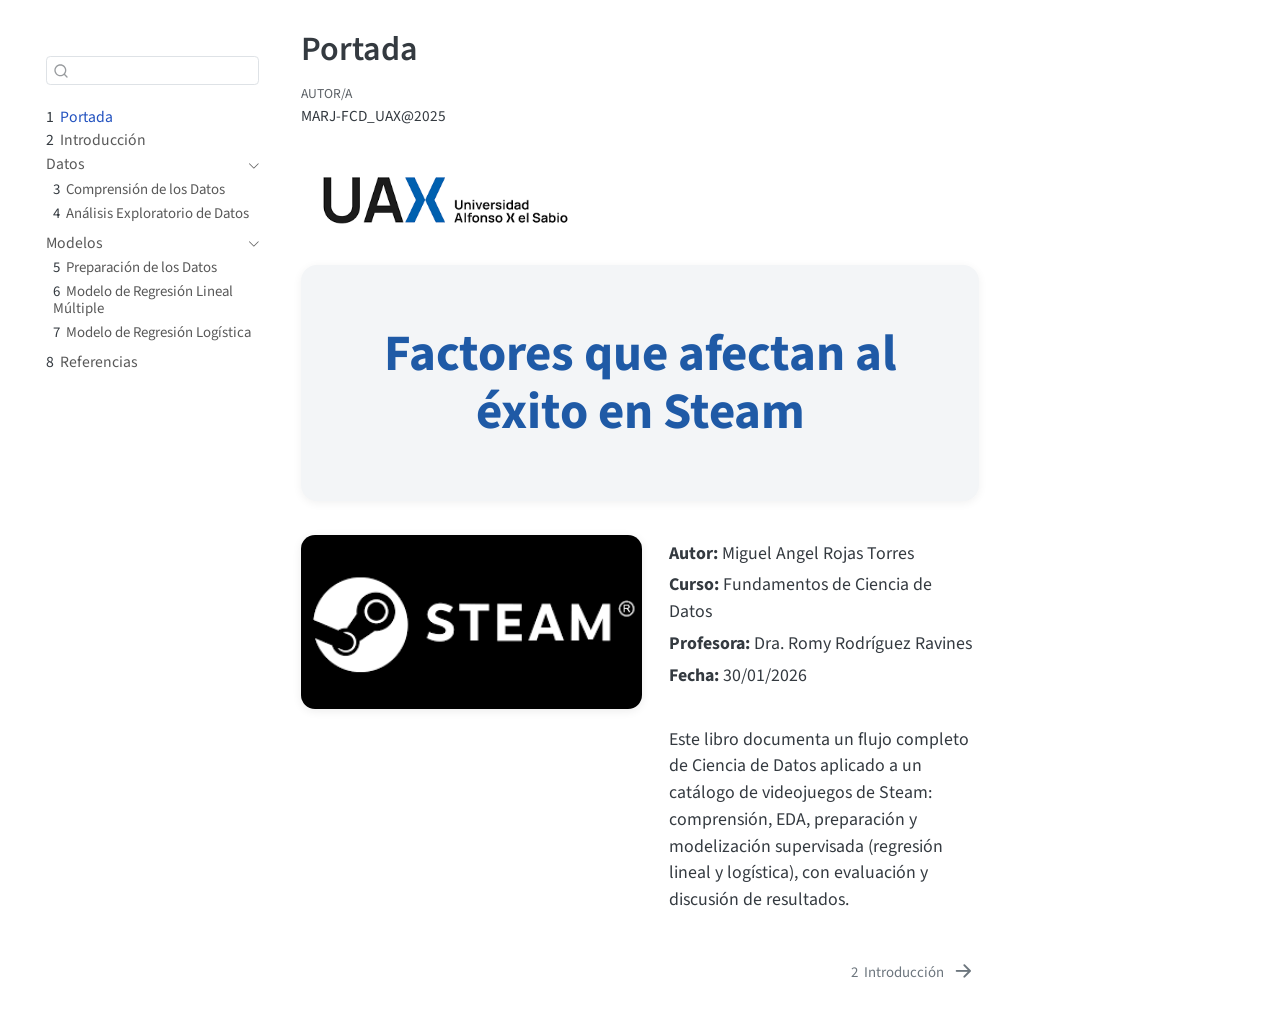
<file: _book/index.html>
<!DOCTYPE html>
<html xmlns="http://www.w3.org/1999/xhtml" lang="es" xml:lang="es"><head>

<meta charset="utf-8">
<meta name="generator" content="quarto-1.8.25">

<meta name="viewport" content="width=device-width, initial-scale=1.0, user-scalable=yes">

<meta name="author" content="MARJ-FCD_UAX@2025">

<title>Portada</title>
<style>
code{white-space: pre-wrap;}
span.smallcaps{font-variant: small-caps;}
div.columns{display: flex; gap: min(4vw, 1.5em);}
div.column{flex: auto; overflow-x: auto;}
div.hanging-indent{margin-left: 1.5em; text-indent: -1.5em;}
ul.task-list{list-style: none;}
ul.task-list li input[type="checkbox"] {
  width: 0.8em;
  margin: 0 0.8em 0.2em -1em; /* quarto-specific, see https://github.com/quarto-dev/quarto-cli/issues/4556 */ 
  vertical-align: middle;
}
</style>


<script src="site_libs/quarto-nav/quarto-nav.js"></script>
<script src="site_libs/quarto-nav/headroom.min.js"></script>
<script src="site_libs/clipboard/clipboard.min.js"></script>
<script src="site_libs/quarto-search/autocomplete.umd.js"></script>
<script src="site_libs/quarto-search/fuse.min.js"></script>
<script src="site_libs/quarto-search/quarto-search.js"></script>
<meta name="quarto:offset" content="./">
<link href="./02-introduccion.html" rel="next">
<script src="site_libs/quarto-html/quarto.js" type="module"></script>
<script src="site_libs/quarto-html/tabsets/tabsets.js" type="module"></script>
<script src="site_libs/quarto-html/axe/axe-check.js" type="module"></script>
<script src="site_libs/quarto-html/popper.min.js"></script>
<script src="site_libs/quarto-html/tippy.umd.min.js"></script>
<script src="site_libs/quarto-html/anchor.min.js"></script>
<link href="site_libs/quarto-html/tippy.css" rel="stylesheet">
<link href="site_libs/quarto-html/quarto-syntax-highlighting-7b89279ff1a6dce999919e0e67d4d9ec.css" rel="stylesheet" id="quarto-text-highlighting-styles">
<script src="site_libs/bootstrap/bootstrap.min.js"></script>
<link href="site_libs/bootstrap/bootstrap-icons.css" rel="stylesheet">
<link href="site_libs/bootstrap/bootstrap-70a47bd5681a7291082a5b9f83d58762.min.css" rel="stylesheet" append-hash="true" id="quarto-bootstrap" data-mode="light">
<script id="quarto-search-options" type="application/json">{
  "location": "sidebar",
  "copy-button": false,
  "collapse-after": 3,
  "panel-placement": "start",
  "type": "textbox",
  "limit": 50,
  "keyboard-shortcut": [
    "f",
    "/",
    "s"
  ],
  "show-item-context": false,
  "language": {
    "search-no-results-text": "No se han encontrado resultados",
    "search-matching-documents-text": "documentos encontrados",
    "search-copy-link-title": "Copiar el enlace en la búsqueda",
    "search-hide-matches-text": "Ocultar resultados adicionales",
    "search-more-match-text": "resultado adicional en este documento",
    "search-more-matches-text": "resultados adicionales en este documento",
    "search-clear-button-title": "Borrar",
    "search-text-placeholder": "",
    "search-detached-cancel-button-title": "Cancelar",
    "search-submit-button-title": "Enviar",
    "search-label": "Buscar"
  }
}</script>


<link rel="stylesheet" href="styles.css">
</head>

<body class="nav-sidebar floating quarto-light">

<div id="quarto-search-results"></div>
  <header id="quarto-header" class="headroom fixed-top">
  <nav class="quarto-secondary-nav">
    <div class="container-fluid d-flex">
      <button type="button" class="quarto-btn-toggle btn" data-bs-toggle="collapse" role="button" data-bs-target=".quarto-sidebar-collapse-item" aria-controls="quarto-sidebar" aria-expanded="false" aria-label="Alternar barra lateral" onclick="if (window.quartoToggleHeadroom) { window.quartoToggleHeadroom(); }">
        <i class="bi bi-layout-text-sidebar-reverse"></i>
      </button>
        <nav class="quarto-page-breadcrumbs" aria-label="breadcrumb"><ol class="breadcrumb"><li class="breadcrumb-item"><a href="./index.html"><span class="chapter-number">1</span>&nbsp; <span class="chapter-title">Portada</span></a></li></ol></nav>
        <a class="flex-grow-1" role="navigation" data-bs-toggle="collapse" data-bs-target=".quarto-sidebar-collapse-item" aria-controls="quarto-sidebar" aria-expanded="false" aria-label="Alternar barra lateral" onclick="if (window.quartoToggleHeadroom) { window.quartoToggleHeadroom(); }">      
        </a>
      <button type="button" class="btn quarto-search-button" aria-label="Buscar" onclick="window.quartoOpenSearch();">
        <i class="bi bi-search"></i>
      </button>
    </div>
  </nav>
</header>
<!-- content -->
<div id="quarto-content" class="quarto-container page-columns page-rows-contents page-layout-article">
<!-- sidebar -->
  <nav id="quarto-sidebar" class="sidebar collapse collapse-horizontal quarto-sidebar-collapse-item sidebar-navigation floating overflow-auto">
    <div class="pt-lg-2 mt-2 text-left sidebar-header">
      <a href="./index.html" class="sidebar-logo-link">
      </a>
      </div>
        <div class="mt-2 flex-shrink-0 align-items-center">
        <div class="sidebar-search">
        <div id="quarto-search" class="" title="Buscar"></div>
        </div>
        </div>
    <div class="sidebar-menu-container"> 
    <ul class="list-unstyled mt-1">
        <li class="sidebar-item">
  <div class="sidebar-item-container"> 
  <a href="./index.html" class="sidebar-item-text sidebar-link active">
 <span class="menu-text"><span class="chapter-number">1</span>&nbsp; <span class="chapter-title">Portada</span></span></a>
  </div>
</li>
        <li class="sidebar-item">
  <div class="sidebar-item-container"> 
  <a href="./02-introduccion.html" class="sidebar-item-text sidebar-link">
 <span class="menu-text"><span class="chapter-number">2</span>&nbsp; <span class="chapter-title">Introducción</span></span></a>
  </div>
</li>
        <li class="sidebar-item sidebar-item-section">
      <div class="sidebar-item-container"> 
            <a class="sidebar-item-text sidebar-link text-start" data-bs-toggle="collapse" data-bs-target="#quarto-sidebar-section-1" role="navigation" aria-expanded="true">
 <span class="menu-text">Datos</span></a>
          <a class="sidebar-item-toggle text-start" data-bs-toggle="collapse" data-bs-target="#quarto-sidebar-section-1" role="navigation" aria-expanded="true" aria-label="Alternar sección">
            <i class="bi bi-chevron-right ms-2"></i>
          </a> 
      </div>
      <ul id="quarto-sidebar-section-1" class="collapse list-unstyled sidebar-section depth1 show">  
          <li class="sidebar-item">
  <div class="sidebar-item-container"> 
  <a href="./03-comprension-datos.html" class="sidebar-item-text sidebar-link">
 <span class="menu-text"><span class="chapter-number">3</span>&nbsp; <span class="chapter-title">Comprensión de los Datos</span></span></a>
  </div>
</li>
          <li class="sidebar-item">
  <div class="sidebar-item-container"> 
  <a href="./04-eda.html" class="sidebar-item-text sidebar-link">
 <span class="menu-text"><span class="chapter-number">4</span>&nbsp; <span class="chapter-title">Análisis Exploratorio de Datos</span></span></a>
  </div>
</li>
      </ul>
  </li>
        <li class="sidebar-item sidebar-item-section">
      <div class="sidebar-item-container"> 
            <a class="sidebar-item-text sidebar-link text-start" data-bs-toggle="collapse" data-bs-target="#quarto-sidebar-section-2" role="navigation" aria-expanded="true">
 <span class="menu-text">Modelos</span></a>
          <a class="sidebar-item-toggle text-start" data-bs-toggle="collapse" data-bs-target="#quarto-sidebar-section-2" role="navigation" aria-expanded="true" aria-label="Alternar sección">
            <i class="bi bi-chevron-right ms-2"></i>
          </a> 
      </div>
      <ul id="quarto-sidebar-section-2" class="collapse list-unstyled sidebar-section depth1 show">  
          <li class="sidebar-item">
  <div class="sidebar-item-container"> 
  <a href="./05-preparacion.html" class="sidebar-item-text sidebar-link">
 <span class="menu-text"><span class="chapter-number">5</span>&nbsp; <span class="chapter-title">Preparación de los Datos</span></span></a>
  </div>
</li>
          <li class="sidebar-item">
  <div class="sidebar-item-container"> 
  <a href="./06-regresion-lineal.html" class="sidebar-item-text sidebar-link">
 <span class="menu-text"><span class="chapter-number">6</span>&nbsp; <span class="chapter-title">Modelo de Regresión Lineal Múltiple</span></span></a>
  </div>
</li>
          <li class="sidebar-item">
  <div class="sidebar-item-container"> 
  <a href="./07-regresion-logistica.html" class="sidebar-item-text sidebar-link">
 <span class="menu-text"><span class="chapter-number">7</span>&nbsp; <span class="chapter-title">Modelo de Regresión Logística</span></span></a>
  </div>
</li>
      </ul>
  </li>
        <li class="sidebar-item">
  <div class="sidebar-item-container"> 
  <a href="./referencias.html" class="sidebar-item-text sidebar-link">
 <span class="menu-text"><span class="chapter-number">8</span>&nbsp; <span class="chapter-title">Referencias</span></span></a>
  </div>
</li>
    </ul>
    </div>
</nav>
<div id="quarto-sidebar-glass" class="quarto-sidebar-collapse-item" data-bs-toggle="collapse" data-bs-target=".quarto-sidebar-collapse-item"></div>
<!-- margin-sidebar -->
    <div id="quarto-margin-sidebar" class="sidebar margin-sidebar zindex-bottom">
        
    </div>
<!-- main -->
<main class="content" id="quarto-document-content">

<header id="title-block-header" class="quarto-title-block default">
<div class="quarto-title">
<h1 class="title">Portada</h1>
</div>



<div class="quarto-title-meta">

    <div>
    <div class="quarto-title-meta-heading">Autor/a</div>
    <div class="quarto-title-meta-contents">
             <p>MARJ-FCD_UAX@2025 </p>
          </div>
  </div>
    
  
    
  </div>
  


</header>


<div class="cover-wrap">

<img src="images/UAX.png" class="cover-logo" alt="UAX logo">

<div class="cover-title-card">
  <h1>Factores que afectan al éxito en Steam</h1>
</div>

<div class="cover-bottom">

  <div>
    <img src="images/Steam.png" class="cover-img" alt="Imagen portada">
  </div>

  <div class="cover-meta">
    <p><span class="label">Autor:</span> Miguel Angel Rojas Torres</p>
    <p><span class="label">Curso:</span> Fundamentos de Ciencia de Datos</p>
    <p><span class="label">Profesora:</span> Dra. Romy Rodríguez Ravines</p>
    <p><span class="label">Fecha:</span> 30/01/2026</p>

    <br>

    <p>
      Este libro documenta un flujo completo de Ciencia de Datos aplicado a un catálogo
      de videojuegos de Steam: comprensión, EDA, preparación y modelización supervisada
      (regresión lineal y logística), con evaluación y discusión de resultados.
    </p>
  </div>

</div>
</div>



</main> <!-- /main -->
<script id="quarto-html-after-body" type="application/javascript">
  window.document.addEventListener("DOMContentLoaded", function (event) {
    const icon = "";
    const anchorJS = new window.AnchorJS();
    anchorJS.options = {
      placement: 'right',
      icon: icon
    };
    anchorJS.add('.anchored');
    const isCodeAnnotation = (el) => {
      for (const clz of el.classList) {
        if (clz.startsWith('code-annotation-')) {                     
          return true;
        }
      }
      return false;
    }
    const onCopySuccess = function(e) {
      // button target
      const button = e.trigger;
      // don't keep focus
      button.blur();
      // flash "checked"
      button.classList.add('code-copy-button-checked');
      var currentTitle = button.getAttribute("title");
      button.setAttribute("title", "Copiado");
      let tooltip;
      if (window.bootstrap) {
        button.setAttribute("data-bs-toggle", "tooltip");
        button.setAttribute("data-bs-placement", "left");
        button.setAttribute("data-bs-title", "Copiado");
        tooltip = new bootstrap.Tooltip(button, 
          { trigger: "manual", 
            customClass: "code-copy-button-tooltip",
            offset: [0, -8]});
        tooltip.show();    
      }
      setTimeout(function() {
        if (tooltip) {
          tooltip.hide();
          button.removeAttribute("data-bs-title");
          button.removeAttribute("data-bs-toggle");
          button.removeAttribute("data-bs-placement");
        }
        button.setAttribute("title", currentTitle);
        button.classList.remove('code-copy-button-checked');
      }, 1000);
      // clear code selection
      e.clearSelection();
    }
    const getTextToCopy = function(trigger) {
      const outerScaffold = trigger.parentElement.cloneNode(true);
      const codeEl = outerScaffold.querySelector('code');
      for (const childEl of codeEl.children) {
        if (isCodeAnnotation(childEl)) {
          childEl.remove();
        }
      }
      return codeEl.innerText;
    }
    const clipboard = new window.ClipboardJS('.code-copy-button:not([data-in-quarto-modal])', {
      text: getTextToCopy
    });
    clipboard.on('success', onCopySuccess);
    if (window.document.getElementById('quarto-embedded-source-code-modal')) {
      const clipboardModal = new window.ClipboardJS('.code-copy-button[data-in-quarto-modal]', {
        text: getTextToCopy,
        container: window.document.getElementById('quarto-embedded-source-code-modal')
      });
      clipboardModal.on('success', onCopySuccess);
    }
      var localhostRegex = new RegExp(/^(?:http|https):\/\/localhost\:?[0-9]*\//);
      var mailtoRegex = new RegExp(/^mailto:/);
        var filterRegex = new RegExp('/' + window.location.host + '/');
      var isInternal = (href) => {
          return filterRegex.test(href) || localhostRegex.test(href) || mailtoRegex.test(href);
      }
      // Inspect non-navigation links and adorn them if external
     var links = window.document.querySelectorAll('a[href]:not(.nav-link):not(.navbar-brand):not(.toc-action):not(.sidebar-link):not(.sidebar-item-toggle):not(.pagination-link):not(.no-external):not([aria-hidden]):not(.dropdown-item):not(.quarto-navigation-tool):not(.about-link)');
      for (var i=0; i<links.length; i++) {
        const link = links[i];
        if (!isInternal(link.href)) {
          // undo the damage that might have been done by quarto-nav.js in the case of
          // links that we want to consider external
          if (link.dataset.originalHref !== undefined) {
            link.href = link.dataset.originalHref;
          }
        }
      }
    function tippyHover(el, contentFn, onTriggerFn, onUntriggerFn) {
      const config = {
        allowHTML: true,
        maxWidth: 500,
        delay: 100,
        arrow: false,
        appendTo: function(el) {
            return el.parentElement;
        },
        interactive: true,
        interactiveBorder: 10,
        theme: 'quarto',
        placement: 'bottom-start',
      };
      if (contentFn) {
        config.content = contentFn;
      }
      if (onTriggerFn) {
        config.onTrigger = onTriggerFn;
      }
      if (onUntriggerFn) {
        config.onUntrigger = onUntriggerFn;
      }
      window.tippy(el, config); 
    }
    const noterefs = window.document.querySelectorAll('a[role="doc-noteref"]');
    for (var i=0; i<noterefs.length; i++) {
      const ref = noterefs[i];
      tippyHover(ref, function() {
        // use id or data attribute instead here
        let href = ref.getAttribute('data-footnote-href') || ref.getAttribute('href');
        try { href = new URL(href).hash; } catch {}
        const id = href.replace(/^#\/?/, "");
        const note = window.document.getElementById(id);
        if (note) {
          return note.innerHTML;
        } else {
          return "";
        }
      });
    }
    const xrefs = window.document.querySelectorAll('a.quarto-xref');
    const processXRef = (id, note) => {
      // Strip column container classes
      const stripColumnClz = (el) => {
        el.classList.remove("page-full", "page-columns");
        if (el.children) {
          for (const child of el.children) {
            stripColumnClz(child);
          }
        }
      }
      stripColumnClz(note)
      if (id === null || id.startsWith('sec-')) {
        // Special case sections, only their first couple elements
        const container = document.createElement("div");
        if (note.children && note.children.length > 2) {
          container.appendChild(note.children[0].cloneNode(true));
          for (let i = 1; i < note.children.length; i++) {
            const child = note.children[i];
            if (child.tagName === "P" && child.innerText === "") {
              continue;
            } else {
              container.appendChild(child.cloneNode(true));
              break;
            }
          }
          if (window.Quarto?.typesetMath) {
            window.Quarto.typesetMath(container);
          }
          return container.innerHTML
        } else {
          if (window.Quarto?.typesetMath) {
            window.Quarto.typesetMath(note);
          }
          return note.innerHTML;
        }
      } else {
        // Remove any anchor links if they are present
        const anchorLink = note.querySelector('a.anchorjs-link');
        if (anchorLink) {
          anchorLink.remove();
        }
        if (window.Quarto?.typesetMath) {
          window.Quarto.typesetMath(note);
        }
        if (note.classList.contains("callout")) {
          return note.outerHTML;
        } else {
          return note.innerHTML;
        }
      }
    }
    for (var i=0; i<xrefs.length; i++) {
      const xref = xrefs[i];
      tippyHover(xref, undefined, function(instance) {
        instance.disable();
        let url = xref.getAttribute('href');
        let hash = undefined; 
        if (url.startsWith('#')) {
          hash = url;
        } else {
          try { hash = new URL(url).hash; } catch {}
        }
        if (hash) {
          const id = hash.replace(/^#\/?/, "");
          const note = window.document.getElementById(id);
          if (note !== null) {
            try {
              const html = processXRef(id, note.cloneNode(true));
              instance.setContent(html);
            } finally {
              instance.enable();
              instance.show();
            }
          } else {
            // See if we can fetch this
            fetch(url.split('#')[0])
            .then(res => res.text())
            .then(html => {
              const parser = new DOMParser();
              const htmlDoc = parser.parseFromString(html, "text/html");
              const note = htmlDoc.getElementById(id);
              if (note !== null) {
                const html = processXRef(id, note);
                instance.setContent(html);
              } 
            }).finally(() => {
              instance.enable();
              instance.show();
            });
          }
        } else {
          // See if we can fetch a full url (with no hash to target)
          // This is a special case and we should probably do some content thinning / targeting
          fetch(url)
          .then(res => res.text())
          .then(html => {
            const parser = new DOMParser();
            const htmlDoc = parser.parseFromString(html, "text/html");
            const note = htmlDoc.querySelector('main.content');
            if (note !== null) {
              // This should only happen for chapter cross references
              // (since there is no id in the URL)
              // remove the first header
              if (note.children.length > 0 && note.children[0].tagName === "HEADER") {
                note.children[0].remove();
              }
              const html = processXRef(null, note);
              instance.setContent(html);
            } 
          }).finally(() => {
            instance.enable();
            instance.show();
          });
        }
      }, function(instance) {
      });
    }
        let selectedAnnoteEl;
        const selectorForAnnotation = ( cell, annotation) => {
          let cellAttr = 'data-code-cell="' + cell + '"';
          let lineAttr = 'data-code-annotation="' +  annotation + '"';
          const selector = 'span[' + cellAttr + '][' + lineAttr + ']';
          return selector;
        }
        const selectCodeLines = (annoteEl) => {
          const doc = window.document;
          const targetCell = annoteEl.getAttribute("data-target-cell");
          const targetAnnotation = annoteEl.getAttribute("data-target-annotation");
          const annoteSpan = window.document.querySelector(selectorForAnnotation(targetCell, targetAnnotation));
          const lines = annoteSpan.getAttribute("data-code-lines").split(",");
          const lineIds = lines.map((line) => {
            return targetCell + "-" + line;
          })
          let top = null;
          let height = null;
          let parent = null;
          if (lineIds.length > 0) {
              //compute the position of the single el (top and bottom and make a div)
              const el = window.document.getElementById(lineIds[0]);
              top = el.offsetTop;
              height = el.offsetHeight;
              parent = el.parentElement.parentElement;
            if (lineIds.length > 1) {
              const lastEl = window.document.getElementById(lineIds[lineIds.length - 1]);
              const bottom = lastEl.offsetTop + lastEl.offsetHeight;
              height = bottom - top;
            }
            if (top !== null && height !== null && parent !== null) {
              // cook up a div (if necessary) and position it 
              let div = window.document.getElementById("code-annotation-line-highlight");
              if (div === null) {
                div = window.document.createElement("div");
                div.setAttribute("id", "code-annotation-line-highlight");
                div.style.position = 'absolute';
                parent.appendChild(div);
              }
              div.style.top = top - 2 + "px";
              div.style.height = height + 4 + "px";
              div.style.left = 0;
              let gutterDiv = window.document.getElementById("code-annotation-line-highlight-gutter");
              if (gutterDiv === null) {
                gutterDiv = window.document.createElement("div");
                gutterDiv.setAttribute("id", "code-annotation-line-highlight-gutter");
                gutterDiv.style.position = 'absolute';
                const codeCell = window.document.getElementById(targetCell);
                const gutter = codeCell.querySelector('.code-annotation-gutter');
                gutter.appendChild(gutterDiv);
              }
              gutterDiv.style.top = top - 2 + "px";
              gutterDiv.style.height = height + 4 + "px";
            }
            selectedAnnoteEl = annoteEl;
          }
        };
        const unselectCodeLines = () => {
          const elementsIds = ["code-annotation-line-highlight", "code-annotation-line-highlight-gutter"];
          elementsIds.forEach((elId) => {
            const div = window.document.getElementById(elId);
            if (div) {
              div.remove();
            }
          });
          selectedAnnoteEl = undefined;
        };
          // Handle positioning of the toggle
      window.addEventListener(
        "resize",
        throttle(() => {
          elRect = undefined;
          if (selectedAnnoteEl) {
            selectCodeLines(selectedAnnoteEl);
          }
        }, 10)
      );
      function throttle(fn, ms) {
      let throttle = false;
      let timer;
        return (...args) => {
          if(!throttle) { // first call gets through
              fn.apply(this, args);
              throttle = true;
          } else { // all the others get throttled
              if(timer) clearTimeout(timer); // cancel #2
              timer = setTimeout(() => {
                fn.apply(this, args);
                timer = throttle = false;
              }, ms);
          }
        };
      }
        // Attach click handler to the DT
        const annoteDls = window.document.querySelectorAll('dt[data-target-cell]');
        for (const annoteDlNode of annoteDls) {
          annoteDlNode.addEventListener('click', (event) => {
            const clickedEl = event.target;
            if (clickedEl !== selectedAnnoteEl) {
              unselectCodeLines();
              const activeEl = window.document.querySelector('dt[data-target-cell].code-annotation-active');
              if (activeEl) {
                activeEl.classList.remove('code-annotation-active');
              }
              selectCodeLines(clickedEl);
              clickedEl.classList.add('code-annotation-active');
            } else {
              // Unselect the line
              unselectCodeLines();
              clickedEl.classList.remove('code-annotation-active');
            }
          });
        }
    const findCites = (el) => {
      const parentEl = el.parentElement;
      if (parentEl) {
        const cites = parentEl.dataset.cites;
        if (cites) {
          return {
            el,
            cites: cites.split(' ')
          };
        } else {
          return findCites(el.parentElement)
        }
      } else {
        return undefined;
      }
    };
    var bibliorefs = window.document.querySelectorAll('a[role="doc-biblioref"]');
    for (var i=0; i<bibliorefs.length; i++) {
      const ref = bibliorefs[i];
      const citeInfo = findCites(ref);
      if (citeInfo) {
        tippyHover(citeInfo.el, function() {
          var popup = window.document.createElement('div');
          citeInfo.cites.forEach(function(cite) {
            var citeDiv = window.document.createElement('div');
            citeDiv.classList.add('hanging-indent');
            citeDiv.classList.add('csl-entry');
            var biblioDiv = window.document.getElementById('ref-' + cite);
            if (biblioDiv) {
              citeDiv.innerHTML = biblioDiv.innerHTML;
            }
            popup.appendChild(citeDiv);
          });
          return popup.innerHTML;
        });
      }
    }
  });
  </script>
<nav class="page-navigation">
  <div class="nav-page nav-page-previous">
  </div>
  <div class="nav-page nav-page-next">
      <a href="./02-introduccion.html" class="pagination-link" aria-label="Introducción">
        <span class="nav-page-text"><span class="chapter-number">2</span>&nbsp; <span class="chapter-title">Introducción</span></span> <i class="bi bi-arrow-right-short"></i>
      </a>
  </div>
</nav>
</div> <!-- /content -->




</body></html>
</file>
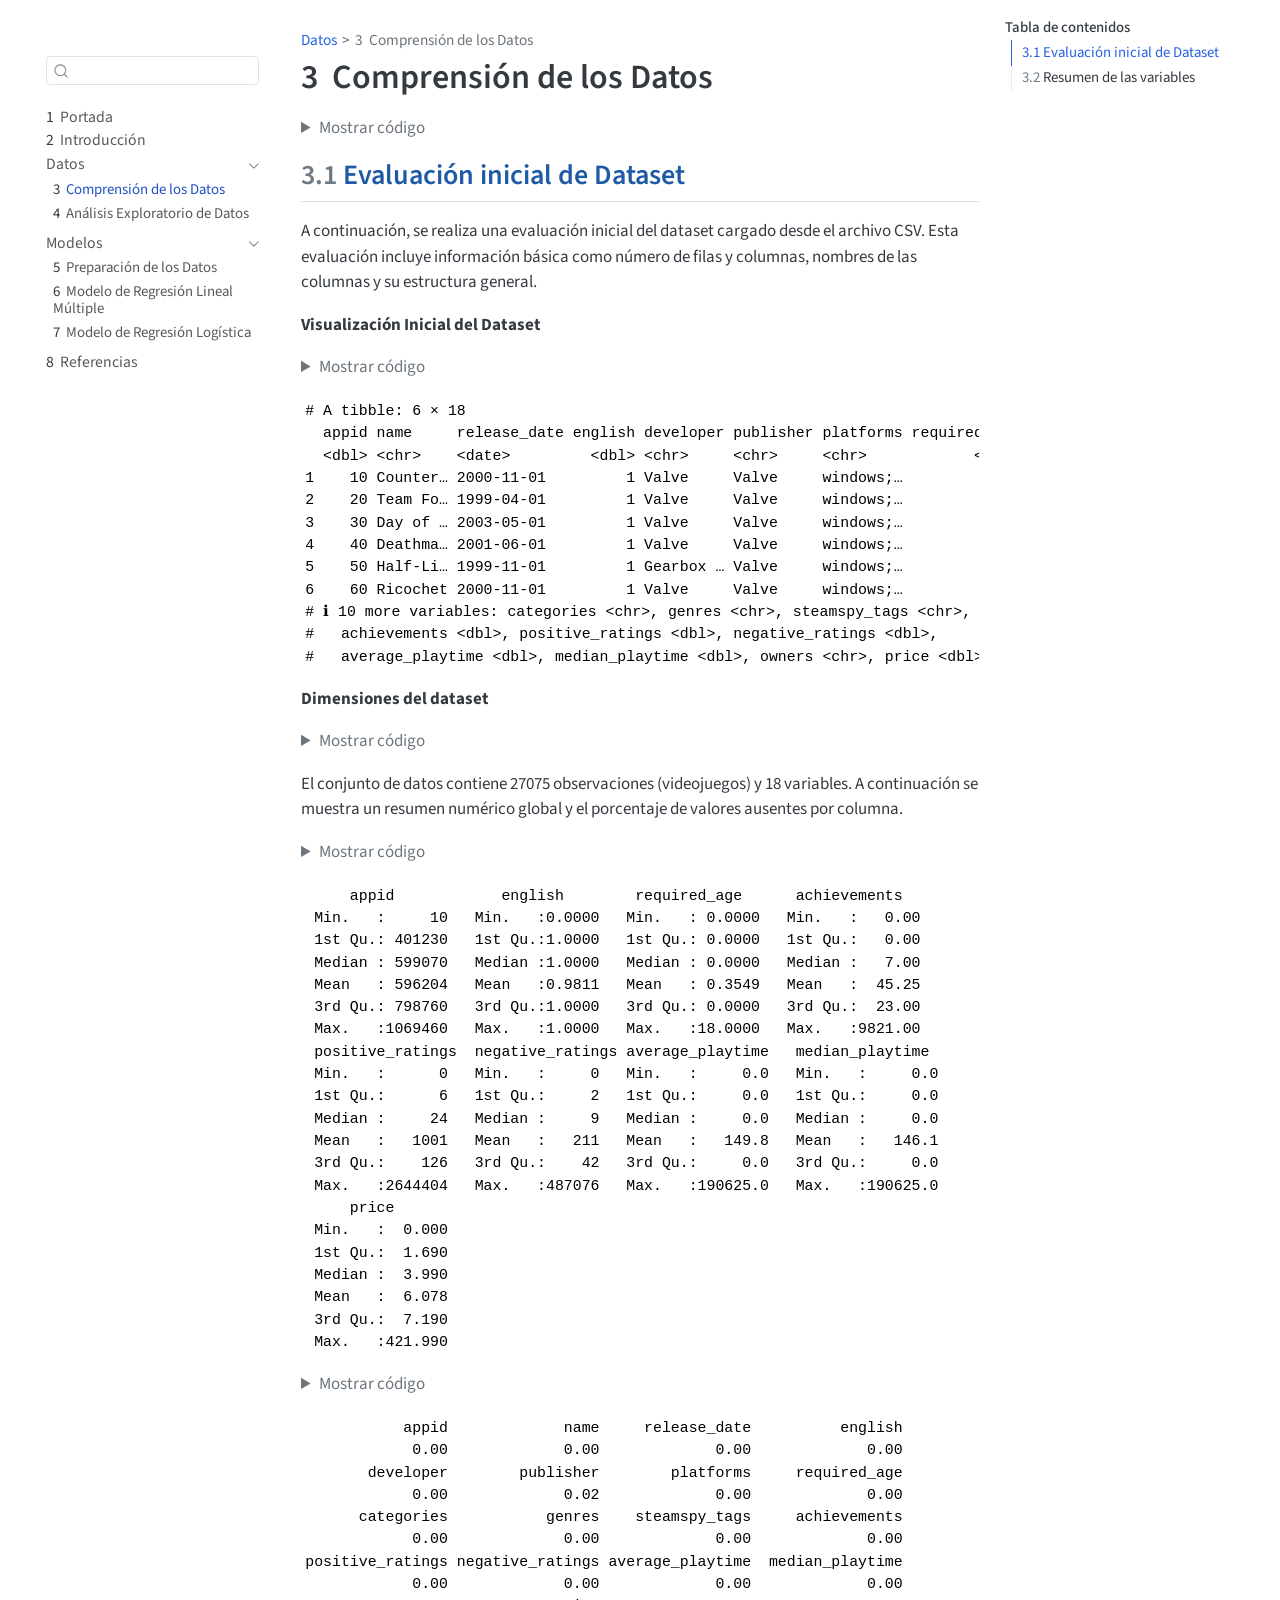
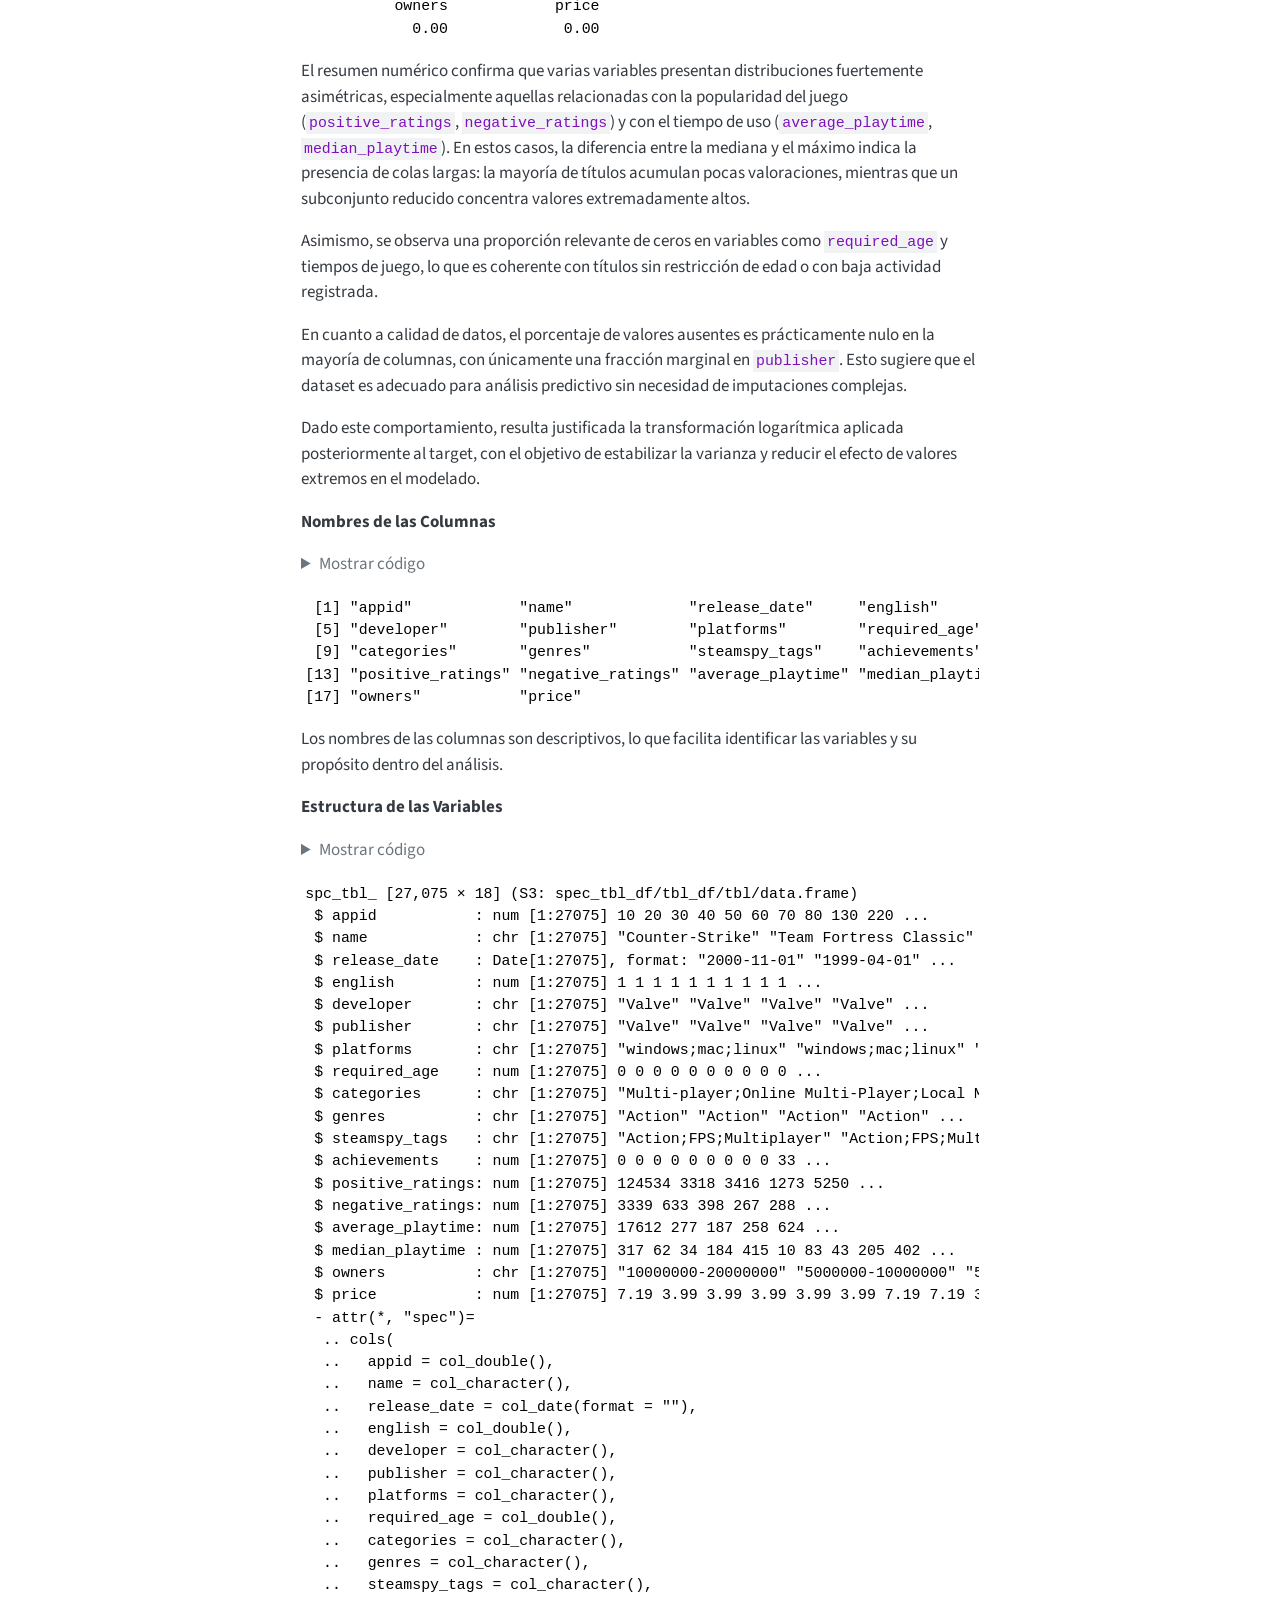
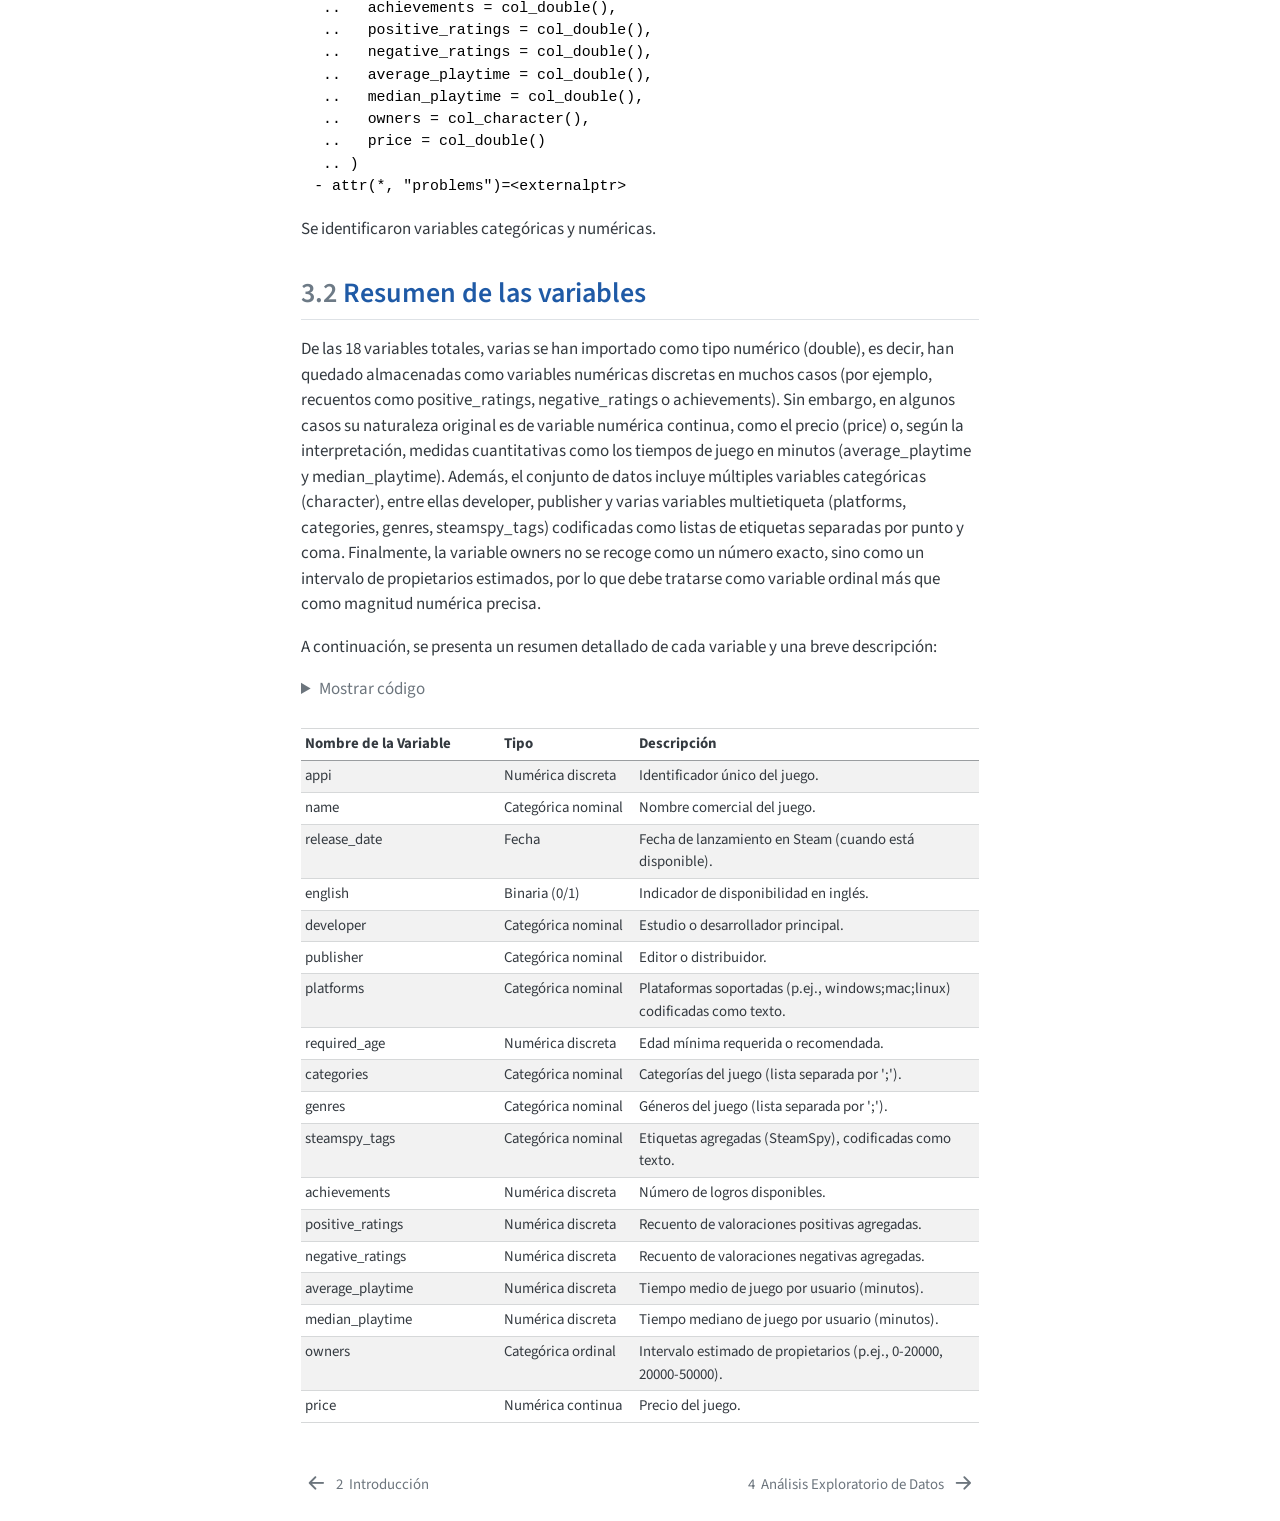
<file: _book/03-comprension-datos.html>
<!DOCTYPE html>
<html xmlns="http://www.w3.org/1999/xhtml" lang="es" xml:lang="es"><head>

<meta charset="utf-8">
<meta name="generator" content="quarto-1.8.25">

<meta name="viewport" content="width=device-width, initial-scale=1.0, user-scalable=yes">


<title>3&nbsp; Comprensión de los Datos</title>
<style>
code{white-space: pre-wrap;}
span.smallcaps{font-variant: small-caps;}
div.columns{display: flex; gap: min(4vw, 1.5em);}
div.column{flex: auto; overflow-x: auto;}
div.hanging-indent{margin-left: 1.5em; text-indent: -1.5em;}
ul.task-list{list-style: none;}
ul.task-list li input[type="checkbox"] {
  width: 0.8em;
  margin: 0 0.8em 0.2em -1em; /* quarto-specific, see https://github.com/quarto-dev/quarto-cli/issues/4556 */ 
  vertical-align: middle;
}
/* CSS for syntax highlighting */
html { -webkit-text-size-adjust: 100%; }
pre > code.sourceCode { white-space: pre; position: relative; }
pre > code.sourceCode > span { display: inline-block; line-height: 1.25; }
pre > code.sourceCode > span:empty { height: 1.2em; }
.sourceCode { overflow: visible; }
code.sourceCode > span { color: inherit; text-decoration: inherit; }
div.sourceCode { margin: 1em 0; }
pre.sourceCode { margin: 0; }
@media screen {
div.sourceCode { overflow: auto; }
}
@media print {
pre > code.sourceCode { white-space: pre-wrap; }
pre > code.sourceCode > span { text-indent: -5em; padding-left: 5em; }
}
pre.numberSource code
  { counter-reset: source-line 0; }
pre.numberSource code > span
  { position: relative; left: -4em; counter-increment: source-line; }
pre.numberSource code > span > a:first-child::before
  { content: counter(source-line);
    position: relative; left: -1em; text-align: right; vertical-align: baseline;
    border: none; display: inline-block;
    -webkit-touch-callout: none; -webkit-user-select: none;
    -khtml-user-select: none; -moz-user-select: none;
    -ms-user-select: none; user-select: none;
    padding: 0 4px; width: 4em;
  }
pre.numberSource { margin-left: 3em;  padding-left: 4px; }
div.sourceCode
  {   }
@media screen {
pre > code.sourceCode > span > a:first-child::before { text-decoration: underline; }
}
</style>


<script src="site_libs/quarto-nav/quarto-nav.js"></script>
<script src="site_libs/quarto-nav/headroom.min.js"></script>
<script src="site_libs/clipboard/clipboard.min.js"></script>
<script src="site_libs/quarto-search/autocomplete.umd.js"></script>
<script src="site_libs/quarto-search/fuse.min.js"></script>
<script src="site_libs/quarto-search/quarto-search.js"></script>
<meta name="quarto:offset" content="./">
<link href="./04-eda.html" rel="next">
<link href="./02-introduccion.html" rel="prev">
<script src="site_libs/quarto-html/quarto.js" type="module"></script>
<script src="site_libs/quarto-html/tabsets/tabsets.js" type="module"></script>
<script src="site_libs/quarto-html/axe/axe-check.js" type="module"></script>
<script src="site_libs/quarto-html/popper.min.js"></script>
<script src="site_libs/quarto-html/tippy.umd.min.js"></script>
<script src="site_libs/quarto-html/anchor.min.js"></script>
<link href="site_libs/quarto-html/tippy.css" rel="stylesheet">
<link href="site_libs/quarto-html/quarto-syntax-highlighting-7b89279ff1a6dce999919e0e67d4d9ec.css" rel="stylesheet" id="quarto-text-highlighting-styles">
<script src="site_libs/bootstrap/bootstrap.min.js"></script>
<link href="site_libs/bootstrap/bootstrap-icons.css" rel="stylesheet">
<link href="site_libs/bootstrap/bootstrap-70a47bd5681a7291082a5b9f83d58762.min.css" rel="stylesheet" append-hash="true" id="quarto-bootstrap" data-mode="light">
<script id="quarto-search-options" type="application/json">{
  "location": "sidebar",
  "copy-button": false,
  "collapse-after": 3,
  "panel-placement": "start",
  "type": "textbox",
  "limit": 50,
  "keyboard-shortcut": [
    "f",
    "/",
    "s"
  ],
  "show-item-context": false,
  "language": {
    "search-no-results-text": "No se han encontrado resultados",
    "search-matching-documents-text": "documentos encontrados",
    "search-copy-link-title": "Copiar el enlace en la búsqueda",
    "search-hide-matches-text": "Ocultar resultados adicionales",
    "search-more-match-text": "resultado adicional en este documento",
    "search-more-matches-text": "resultados adicionales en este documento",
    "search-clear-button-title": "Borrar",
    "search-text-placeholder": "",
    "search-detached-cancel-button-title": "Cancelar",
    "search-submit-button-title": "Enviar",
    "search-label": "Buscar"
  }
}</script>
<script src="site_libs/kePrint-0.0.1/kePrint.js"></script>

<link href="site_libs/lightable-0.0.1/lightable.css" rel="stylesheet">



<link rel="stylesheet" href="styles.css">
</head>

<body class="nav-sidebar floating quarto-light">

<div id="quarto-search-results"></div>
  <header id="quarto-header" class="headroom fixed-top">
  <nav class="quarto-secondary-nav">
    <div class="container-fluid d-flex">
      <button type="button" class="quarto-btn-toggle btn" data-bs-toggle="collapse" role="button" data-bs-target=".quarto-sidebar-collapse-item" aria-controls="quarto-sidebar" aria-expanded="false" aria-label="Alternar barra lateral" onclick="if (window.quartoToggleHeadroom) { window.quartoToggleHeadroom(); }">
        <i class="bi bi-layout-text-sidebar-reverse"></i>
      </button>
        <nav class="quarto-page-breadcrumbs" aria-label="breadcrumb"><ol class="breadcrumb"><li class="breadcrumb-item"><a href="./03-comprension-datos.html">Datos</a></li><li class="breadcrumb-item"><a href="./03-comprension-datos.html"><span class="chapter-number">3</span>&nbsp; <span class="chapter-title">Comprensión de los Datos</span></a></li></ol></nav>
        <a class="flex-grow-1" role="navigation" data-bs-toggle="collapse" data-bs-target=".quarto-sidebar-collapse-item" aria-controls="quarto-sidebar" aria-expanded="false" aria-label="Alternar barra lateral" onclick="if (window.quartoToggleHeadroom) { window.quartoToggleHeadroom(); }">      
        </a>
      <button type="button" class="btn quarto-search-button" aria-label="Buscar" onclick="window.quartoOpenSearch();">
        <i class="bi bi-search"></i>
      </button>
    </div>
  </nav>
</header>
<!-- content -->
<div id="quarto-content" class="quarto-container page-columns page-rows-contents page-layout-article">
<!-- sidebar -->
  <nav id="quarto-sidebar" class="sidebar collapse collapse-horizontal quarto-sidebar-collapse-item sidebar-navigation floating overflow-auto">
    <div class="pt-lg-2 mt-2 text-left sidebar-header">
      <a href="./index.html" class="sidebar-logo-link">
      </a>
      </div>
        <div class="mt-2 flex-shrink-0 align-items-center">
        <div class="sidebar-search">
        <div id="quarto-search" class="" title="Buscar"></div>
        </div>
        </div>
    <div class="sidebar-menu-container"> 
    <ul class="list-unstyled mt-1">
        <li class="sidebar-item">
  <div class="sidebar-item-container"> 
  <a href="./index.html" class="sidebar-item-text sidebar-link">
 <span class="menu-text"><span class="chapter-number">1</span>&nbsp; <span class="chapter-title">Portada</span></span></a>
  </div>
</li>
        <li class="sidebar-item">
  <div class="sidebar-item-container"> 
  <a href="./02-introduccion.html" class="sidebar-item-text sidebar-link">
 <span class="menu-text"><span class="chapter-number">2</span>&nbsp; <span class="chapter-title">Introducción</span></span></a>
  </div>
</li>
        <li class="sidebar-item sidebar-item-section">
      <div class="sidebar-item-container"> 
            <a class="sidebar-item-text sidebar-link text-start" data-bs-toggle="collapse" data-bs-target="#quarto-sidebar-section-1" role="navigation" aria-expanded="true">
 <span class="menu-text">Datos</span></a>
          <a class="sidebar-item-toggle text-start" data-bs-toggle="collapse" data-bs-target="#quarto-sidebar-section-1" role="navigation" aria-expanded="true" aria-label="Alternar sección">
            <i class="bi bi-chevron-right ms-2"></i>
          </a> 
      </div>
      <ul id="quarto-sidebar-section-1" class="collapse list-unstyled sidebar-section depth1 show">  
          <li class="sidebar-item">
  <div class="sidebar-item-container"> 
  <a href="./03-comprension-datos.html" class="sidebar-item-text sidebar-link active">
 <span class="menu-text"><span class="chapter-number">3</span>&nbsp; <span class="chapter-title">Comprensión de los Datos</span></span></a>
  </div>
</li>
          <li class="sidebar-item">
  <div class="sidebar-item-container"> 
  <a href="./04-eda.html" class="sidebar-item-text sidebar-link">
 <span class="menu-text"><span class="chapter-number">4</span>&nbsp; <span class="chapter-title">Análisis Exploratorio de Datos</span></span></a>
  </div>
</li>
      </ul>
  </li>
        <li class="sidebar-item sidebar-item-section">
      <div class="sidebar-item-container"> 
            <a class="sidebar-item-text sidebar-link text-start" data-bs-toggle="collapse" data-bs-target="#quarto-sidebar-section-2" role="navigation" aria-expanded="true">
 <span class="menu-text">Modelos</span></a>
          <a class="sidebar-item-toggle text-start" data-bs-toggle="collapse" data-bs-target="#quarto-sidebar-section-2" role="navigation" aria-expanded="true" aria-label="Alternar sección">
            <i class="bi bi-chevron-right ms-2"></i>
          </a> 
      </div>
      <ul id="quarto-sidebar-section-2" class="collapse list-unstyled sidebar-section depth1 show">  
          <li class="sidebar-item">
  <div class="sidebar-item-container"> 
  <a href="./05-preparacion.html" class="sidebar-item-text sidebar-link">
 <span class="menu-text"><span class="chapter-number">5</span>&nbsp; <span class="chapter-title">Preparación de los Datos</span></span></a>
  </div>
</li>
          <li class="sidebar-item">
  <div class="sidebar-item-container"> 
  <a href="./06-regresion-lineal.html" class="sidebar-item-text sidebar-link">
 <span class="menu-text"><span class="chapter-number">6</span>&nbsp; <span class="chapter-title">Modelo de Regresión Lineal Múltiple</span></span></a>
  </div>
</li>
          <li class="sidebar-item">
  <div class="sidebar-item-container"> 
  <a href="./07-regresion-logistica.html" class="sidebar-item-text sidebar-link">
 <span class="menu-text"><span class="chapter-number">7</span>&nbsp; <span class="chapter-title">Modelo de Regresión Logística</span></span></a>
  </div>
</li>
      </ul>
  </li>
        <li class="sidebar-item">
  <div class="sidebar-item-container"> 
  <a href="./referencias.html" class="sidebar-item-text sidebar-link">
 <span class="menu-text"><span class="chapter-number">8</span>&nbsp; <span class="chapter-title">Referencias</span></span></a>
  </div>
</li>
    </ul>
    </div>
</nav>
<div id="quarto-sidebar-glass" class="quarto-sidebar-collapse-item" data-bs-toggle="collapse" data-bs-target=".quarto-sidebar-collapse-item"></div>
<!-- margin-sidebar -->
    <div id="quarto-margin-sidebar" class="sidebar margin-sidebar">
        <nav id="TOC" role="doc-toc" class="toc-active">
    <h2 id="toc-title">Tabla de contenidos</h2>
   
  <ul>
  <li><a href="#evaluación-inicial-de-dataset" id="toc-evaluación-inicial-de-dataset" class="nav-link active" data-scroll-target="#evaluación-inicial-de-dataset"><span class="header-section-number">3.1</span> Evaluación inicial de Dataset</a></li>
  <li><a href="#resumen-de-las-variables" id="toc-resumen-de-las-variables" class="nav-link" data-scroll-target="#resumen-de-las-variables"><span class="header-section-number">3.2</span> Resumen de las variables</a></li>
  </ul>
</nav>
    </div>
<!-- main -->
<main class="content" id="quarto-document-content">

<header id="title-block-header" class="quarto-title-block default"><nav class="quarto-page-breadcrumbs quarto-title-breadcrumbs d-none d-lg-block" aria-label="breadcrumb"><ol class="breadcrumb"><li class="breadcrumb-item"><a href="./03-comprension-datos.html">Datos</a></li><li class="breadcrumb-item"><a href="./03-comprension-datos.html"><span class="chapter-number">3</span>&nbsp; <span class="chapter-title">Comprensión de los Datos</span></a></li></ol></nav>
<div class="quarto-title">
<h1 class="title"><span class="chapter-number">3</span>&nbsp; <span class="chapter-title">Comprensión de los Datos</span></h1>
</div>



<div class="quarto-title-meta">

    
  
    
  </div>
  


</header>


<div class="cell">
<details class="code-fold">
<summary>Mostrar código</summary>
<div class="code-copy-outer-scaffold"><div class="sourceCode cell-code" id="cb1"><pre class="sourceCode r code-with-copy"><code class="sourceCode r"><span id="cb1-1"><a href="#cb1-1" aria-hidden="true" tabindex="-1"></a><span class="fu">library</span>(readr)</span>
<span id="cb1-2"><a href="#cb1-2" aria-hidden="true" tabindex="-1"></a><span class="fu">library</span>(dplyr)</span>
<span id="cb1-3"><a href="#cb1-3" aria-hidden="true" tabindex="-1"></a><span class="fu">library</span>(lubridate)</span>
<span id="cb1-4"><a href="#cb1-4" aria-hidden="true" tabindex="-1"></a><span class="fu">library</span>(ggplot2)</span>
<span id="cb1-5"><a href="#cb1-5" aria-hidden="true" tabindex="-1"></a><span class="fu">library</span>(stringr)</span>
<span id="cb1-6"><a href="#cb1-6" aria-hidden="true" tabindex="-1"></a><span class="fu">library</span>(kableExtra)</span>
<span id="cb1-7"><a href="#cb1-7" aria-hidden="true" tabindex="-1"></a></span>
<span id="cb1-8"><a href="#cb1-8" aria-hidden="true" tabindex="-1"></a>steam <span class="ot">&lt;-</span> <span class="fu">read_csv</span>(<span class="st">"data/steam.csv"</span>)</span></code></pre></div><button title="Copiar al portapapeles" class="code-copy-button"><i class="bi"></i></button></div>
</details>
</div>
<section id="evaluación-inicial-de-dataset" class="level2" data-number="3.1">
<h2 data-number="3.1" class="anchored" data-anchor-id="evaluación-inicial-de-dataset"><span class="header-section-number">3.1</span> Evaluación inicial de Dataset</h2>
<p>A continuación, se realiza una evaluación inicial del dataset cargado desde el archivo CSV. Esta evaluación incluye información básica como número de filas y columnas, nombres de las columnas y su estructura general.</p>
<p><strong>Visualización Inicial del Dataset</strong></p>
<div class="cell">
<details class="code-fold">
<summary>Mostrar código</summary>
<div class="code-copy-outer-scaffold"><div class="sourceCode cell-code" id="cb2"><pre class="sourceCode r code-with-copy"><code class="sourceCode r"><span id="cb2-1"><a href="#cb2-1" aria-hidden="true" tabindex="-1"></a><span class="co"># Mostrar las primeras filas del dataset</span></span>
<span id="cb2-2"><a href="#cb2-2" aria-hidden="true" tabindex="-1"></a><span class="fu">head</span>(steam)</span></code></pre></div><button title="Copiar al portapapeles" class="code-copy-button"><i class="bi"></i></button></div>
</details>
<div class="cell-output cell-output-stdout">
<pre><code># A tibble: 6 × 18
  appid name     release_date english developer publisher platforms required_age
  &lt;dbl&gt; &lt;chr&gt;    &lt;date&gt;         &lt;dbl&gt; &lt;chr&gt;     &lt;chr&gt;     &lt;chr&gt;            &lt;dbl&gt;
1    10 Counter… 2000-11-01         1 Valve     Valve     windows;…            0
2    20 Team Fo… 1999-04-01         1 Valve     Valve     windows;…            0
3    30 Day of … 2003-05-01         1 Valve     Valve     windows;…            0
4    40 Deathma… 2001-06-01         1 Valve     Valve     windows;…            0
5    50 Half-Li… 1999-11-01         1 Gearbox … Valve     windows;…            0
6    60 Ricochet 2000-11-01         1 Valve     Valve     windows;…            0
# ℹ 10 more variables: categories &lt;chr&gt;, genres &lt;chr&gt;, steamspy_tags &lt;chr&gt;,
#   achievements &lt;dbl&gt;, positive_ratings &lt;dbl&gt;, negative_ratings &lt;dbl&gt;,
#   average_playtime &lt;dbl&gt;, median_playtime &lt;dbl&gt;, owners &lt;chr&gt;, price &lt;dbl&gt;</code></pre>
</div>
</div>
<p><strong>Dimensiones del dataset</strong></p>
<div class="cell">
<details class="code-fold">
<summary>Mostrar código</summary>
<div class="code-copy-outer-scaffold"><div class="sourceCode cell-code" id="cb4"><pre class="sourceCode r code-with-copy"><code class="sourceCode r"><span id="cb4-1"><a href="#cb4-1" aria-hidden="true" tabindex="-1"></a>n_filas <span class="ot">&lt;-</span> <span class="fu">nrow</span>(steam)</span>
<span id="cb4-2"><a href="#cb4-2" aria-hidden="true" tabindex="-1"></a>n_columnas <span class="ot">&lt;-</span> <span class="fu">ncol</span>(steam)</span></code></pre></div><button title="Copiar al portapapeles" class="code-copy-button"><i class="bi"></i></button></div>
</details>
</div>
<p>El conjunto de datos contiene 27075 observaciones (videojuegos) y 18 variables. A continuación se muestra un resumen numérico global y el porcentaje de valores ausentes por columna.</p>
<div class="cell">
<details class="code-fold">
<summary>Mostrar código</summary>
<div class="code-copy-outer-scaffold"><div class="sourceCode cell-code" id="cb5"><pre class="sourceCode r code-with-copy"><code class="sourceCode r"><span id="cb5-1"><a href="#cb5-1" aria-hidden="true" tabindex="-1"></a>num_df <span class="ot">&lt;-</span> steam[, <span class="fu">sapply</span>(steam, is.numeric), drop <span class="ot">=</span> <span class="cn">FALSE</span>]</span>
<span id="cb5-2"><a href="#cb5-2" aria-hidden="true" tabindex="-1"></a>prop_na <span class="ot">=</span> <span class="fu">round</span>(<span class="dv">100</span> <span class="sc">*</span> <span class="fu">colMeans</span>(<span class="fu">is.na</span>(steam)), <span class="dv">2</span>)</span>
<span id="cb5-3"><a href="#cb5-3" aria-hidden="true" tabindex="-1"></a></span>
<span id="cb5-4"><a href="#cb5-4" aria-hidden="true" tabindex="-1"></a><span class="fu">summary</span>(num_df)</span></code></pre></div><button title="Copiar al portapapeles" class="code-copy-button"><i class="bi"></i></button></div>
</details>
<div class="cell-output cell-output-stdout">
<pre><code>     appid            english        required_age      achievements    
 Min.   :     10   Min.   :0.0000   Min.   : 0.0000   Min.   :   0.00  
 1st Qu.: 401230   1st Qu.:1.0000   1st Qu.: 0.0000   1st Qu.:   0.00  
 Median : 599070   Median :1.0000   Median : 0.0000   Median :   7.00  
 Mean   : 596204   Mean   :0.9811   Mean   : 0.3549   Mean   :  45.25  
 3rd Qu.: 798760   3rd Qu.:1.0000   3rd Qu.: 0.0000   3rd Qu.:  23.00  
 Max.   :1069460   Max.   :1.0000   Max.   :18.0000   Max.   :9821.00  
 positive_ratings  negative_ratings average_playtime   median_playtime   
 Min.   :      0   Min.   :     0   Min.   :     0.0   Min.   :     0.0  
 1st Qu.:      6   1st Qu.:     2   1st Qu.:     0.0   1st Qu.:     0.0  
 Median :     24   Median :     9   Median :     0.0   Median :     0.0  
 Mean   :   1001   Mean   :   211   Mean   :   149.8   Mean   :   146.1  
 3rd Qu.:    126   3rd Qu.:    42   3rd Qu.:     0.0   3rd Qu.:     0.0  
 Max.   :2644404   Max.   :487076   Max.   :190625.0   Max.   :190625.0  
     price        
 Min.   :  0.000  
 1st Qu.:  1.690  
 Median :  3.990  
 Mean   :  6.078  
 3rd Qu.:  7.190  
 Max.   :421.990  </code></pre>
</div>
<details class="code-fold">
<summary>Mostrar código</summary>
<div class="code-copy-outer-scaffold"><div class="sourceCode cell-code" id="cb7"><pre class="sourceCode r code-with-copy"><code class="sourceCode r"><span id="cb7-1"><a href="#cb7-1" aria-hidden="true" tabindex="-1"></a>prop_na</span></code></pre></div><button title="Copiar al portapapeles" class="code-copy-button"><i class="bi"></i></button></div>
</details>
<div class="cell-output cell-output-stdout">
<pre><code>           appid             name     release_date          english 
            0.00             0.00             0.00             0.00 
       developer        publisher        platforms     required_age 
            0.00             0.02             0.00             0.00 
      categories           genres    steamspy_tags     achievements 
            0.00             0.00             0.00             0.00 
positive_ratings negative_ratings average_playtime  median_playtime 
            0.00             0.00             0.00             0.00 
          owners            price 
            0.00             0.00 </code></pre>
</div>
</div>
<p>El resumen numérico confirma que varias variables presentan distribuciones fuertemente asimétricas, especialmente aquellas relacionadas con la popularidad del juego (<code>positive_ratings</code>, <code>negative_ratings</code>) y con el tiempo de uso (<code>average_playtime</code>, <code>median_playtime</code>). En estos casos, la diferencia entre la mediana y el máximo indica la presencia de colas largas: la mayoría de títulos acumulan pocas valoraciones, mientras que un subconjunto reducido concentra valores extremadamente altos.</p>
<p>Asimismo, se observa una proporción relevante de ceros en variables como <code>required_age</code> y tiempos de juego, lo que es coherente con títulos sin restricción de edad o con baja actividad registrada.</p>
<p>En cuanto a calidad de datos, el porcentaje de valores ausentes es prácticamente nulo en la mayoría de columnas, con únicamente una fracción marginal en <code>publisher</code>. Esto sugiere que el dataset es adecuado para análisis predictivo sin necesidad de imputaciones complejas.</p>
<p>Dado este comportamiento, resulta justificada la transformación logarítmica aplicada posteriormente al target, con el objetivo de estabilizar la varianza y reducir el efecto de valores extremos en el modelado.</p>
<p><strong>Nombres de las Columnas</strong></p>
<div class="cell">
<details class="code-fold">
<summary>Mostrar código</summary>
<div class="code-copy-outer-scaffold"><div class="sourceCode cell-code" id="cb9"><pre class="sourceCode r code-with-copy"><code class="sourceCode r"><span id="cb9-1"><a href="#cb9-1" aria-hidden="true" tabindex="-1"></a><span class="co"># Listar nombres de las columnas</span></span>
<span id="cb9-2"><a href="#cb9-2" aria-hidden="true" tabindex="-1"></a><span class="fu">colnames</span>(steam)</span></code></pre></div><button title="Copiar al portapapeles" class="code-copy-button"><i class="bi"></i></button></div>
</details>
<div class="cell-output cell-output-stdout">
<pre><code> [1] "appid"            "name"             "release_date"     "english"         
 [5] "developer"        "publisher"        "platforms"        "required_age"    
 [9] "categories"       "genres"           "steamspy_tags"    "achievements"    
[13] "positive_ratings" "negative_ratings" "average_playtime" "median_playtime" 
[17] "owners"           "price"           </code></pre>
</div>
</div>
<p>Los nombres de las columnas son descriptivos, lo que facilita identificar las variables y su propósito dentro del análisis.</p>
<p><strong>Estructura de las Variables</strong></p>
<div class="cell">
<details class="code-fold">
<summary>Mostrar código</summary>
<div class="code-copy-outer-scaffold"><div class="sourceCode cell-code" id="cb11"><pre class="sourceCode r code-with-copy"><code class="sourceCode r"><span id="cb11-1"><a href="#cb11-1" aria-hidden="true" tabindex="-1"></a><span class="co"># Ver estructura del dataset</span></span>
<span id="cb11-2"><a href="#cb11-2" aria-hidden="true" tabindex="-1"></a><span class="fu">str</span>(steam)</span></code></pre></div><button title="Copiar al portapapeles" class="code-copy-button"><i class="bi"></i></button></div>
</details>
<div class="cell-output cell-output-stdout">
<pre><code>spc_tbl_ [27,075 × 18] (S3: spec_tbl_df/tbl_df/tbl/data.frame)
 $ appid           : num [1:27075] 10 20 30 40 50 60 70 80 130 220 ...
 $ name            : chr [1:27075] "Counter-Strike" "Team Fortress Classic" "Day of Defeat" "Deathmatch Classic" ...
 $ release_date    : Date[1:27075], format: "2000-11-01" "1999-04-01" ...
 $ english         : num [1:27075] 1 1 1 1 1 1 1 1 1 1 ...
 $ developer       : chr [1:27075] "Valve" "Valve" "Valve" "Valve" ...
 $ publisher       : chr [1:27075] "Valve" "Valve" "Valve" "Valve" ...
 $ platforms       : chr [1:27075] "windows;mac;linux" "windows;mac;linux" "windows;mac;linux" "windows;mac;linux" ...
 $ required_age    : num [1:27075] 0 0 0 0 0 0 0 0 0 0 ...
 $ categories      : chr [1:27075] "Multi-player;Online Multi-Player;Local Multi-Player;Valve Anti-Cheat enabled" "Multi-player;Online Multi-Player;Local Multi-Player;Valve Anti-Cheat enabled" "Multi-player;Valve Anti-Cheat enabled" "Multi-player;Online Multi-Player;Local Multi-Player;Valve Anti-Cheat enabled" ...
 $ genres          : chr [1:27075] "Action" "Action" "Action" "Action" ...
 $ steamspy_tags   : chr [1:27075] "Action;FPS;Multiplayer" "Action;FPS;Multiplayer" "FPS;World War II;Multiplayer" "Action;FPS;Multiplayer" ...
 $ achievements    : num [1:27075] 0 0 0 0 0 0 0 0 0 33 ...
 $ positive_ratings: num [1:27075] 124534 3318 3416 1273 5250 ...
 $ negative_ratings: num [1:27075] 3339 633 398 267 288 ...
 $ average_playtime: num [1:27075] 17612 277 187 258 624 ...
 $ median_playtime : num [1:27075] 317 62 34 184 415 10 83 43 205 402 ...
 $ owners          : chr [1:27075] "10000000-20000000" "5000000-10000000" "5000000-10000000" "5000000-10000000" ...
 $ price           : num [1:27075] 7.19 3.99 3.99 3.99 3.99 3.99 7.19 7.19 3.99 7.19 ...
 - attr(*, "spec")=
  .. cols(
  ..   appid = col_double(),
  ..   name = col_character(),
  ..   release_date = col_date(format = ""),
  ..   english = col_double(),
  ..   developer = col_character(),
  ..   publisher = col_character(),
  ..   platforms = col_character(),
  ..   required_age = col_double(),
  ..   categories = col_character(),
  ..   genres = col_character(),
  ..   steamspy_tags = col_character(),
  ..   achievements = col_double(),
  ..   positive_ratings = col_double(),
  ..   negative_ratings = col_double(),
  ..   average_playtime = col_double(),
  ..   median_playtime = col_double(),
  ..   owners = col_character(),
  ..   price = col_double()
  .. )
 - attr(*, "problems")=&lt;externalptr&gt; </code></pre>
</div>
</div>
<p>Se identificaron variables categóricas y numéricas.</p>
</section>
<section id="resumen-de-las-variables" class="level2" data-number="3.2">
<h2 data-number="3.2" class="anchored" data-anchor-id="resumen-de-las-variables"><span class="header-section-number">3.2</span> Resumen de las variables</h2>
<p>De las 18 variables totales, varias se han importado como tipo numérico (double), es decir, han quedado almacenadas como variables numéricas discretas en muchos casos (por ejemplo, recuentos como positive_ratings, negative_ratings o achievements). Sin embargo, en algunos casos su naturaleza original es de variable numérica continua, como el precio (price) o, según la interpretación, medidas cuantitativas como los tiempos de juego en minutos (average_playtime y median_playtime). Además, el conjunto de datos incluye múltiples variables categóricas (character), entre ellas developer, publisher y varias variables multietiqueta (platforms, categories, genres, steamspy_tags) codificadas como listas de etiquetas separadas por punto y coma. Finalmente, la variable owners no se recoge como un número exacto, sino como un intervalo de propietarios estimados, por lo que debe tratarse como variable ordinal más que como magnitud numérica precisa.</p>
<p>A continuación, se presenta un resumen detallado de cada variable y una breve descripción:</p>
<div class="cell">
<details class="code-fold">
<summary>Mostrar código</summary>
<div class="code-copy-outer-scaffold"><div class="sourceCode cell-code" id="cb13"><pre class="sourceCode r code-with-copy"><code class="sourceCode r"><span id="cb13-1"><a href="#cb13-1" aria-hidden="true" tabindex="-1"></a><span class="co"># Diccionario de variables Steam)</span></span>
<span id="cb13-2"><a href="#cb13-2" aria-hidden="true" tabindex="-1"></a>dict <span class="ot">&lt;-</span> tibble<span class="sc">::</span><span class="fu">tribble</span>(</span>
<span id="cb13-3"><a href="#cb13-3" aria-hidden="true" tabindex="-1"></a>  <span class="sc">~</span>variable,           <span class="sc">~</span>tipo,                    <span class="sc">~</span>descripcion,</span>
<span id="cb13-4"><a href="#cb13-4" aria-hidden="true" tabindex="-1"></a>  <span class="st">"appi"</span>,             <span class="st">"Numérica discreta"</span>,      <span class="st">"Identificador único del juego."</span>,</span>
<span id="cb13-5"><a href="#cb13-5" aria-hidden="true" tabindex="-1"></a>  <span class="st">"name"</span>,              <span class="st">"Categórica nominal"</span>,     <span class="st">"Nombre comercial del juego."</span>,</span>
<span id="cb13-6"><a href="#cb13-6" aria-hidden="true" tabindex="-1"></a>  <span class="st">"release_date"</span>,      <span class="st">"Fecha"</span>,                  <span class="st">"Fecha de lanzamiento en Steam (cuando está disponible)."</span>,</span>
<span id="cb13-7"><a href="#cb13-7" aria-hidden="true" tabindex="-1"></a>  <span class="st">"english"</span>,           <span class="st">"Binaria (0/1)"</span>,          <span class="st">"Indicador de disponibilidad en inglés."</span>,</span>
<span id="cb13-8"><a href="#cb13-8" aria-hidden="true" tabindex="-1"></a>  <span class="st">"developer"</span>,         <span class="st">"Categórica nominal"</span>,     <span class="st">"Estudio o desarrollador principal."</span>,</span>
<span id="cb13-9"><a href="#cb13-9" aria-hidden="true" tabindex="-1"></a>  <span class="st">"publisher"</span>,         <span class="st">"Categórica nominal"</span>,     <span class="st">"Editor o distribuidor."</span>,</span>
<span id="cb13-10"><a href="#cb13-10" aria-hidden="true" tabindex="-1"></a>  <span class="st">"platforms"</span>,         <span class="st">"Categórica nominal"</span>,     <span class="st">"Plataformas soportadas (p.ej., windows;mac;linux) codificadas como texto."</span>,</span>
<span id="cb13-11"><a href="#cb13-11" aria-hidden="true" tabindex="-1"></a>  <span class="st">"required_age"</span>,      <span class="st">"Numérica discreta"</span>,      <span class="st">"Edad mínima requerida o recomendada."</span>,</span>
<span id="cb13-12"><a href="#cb13-12" aria-hidden="true" tabindex="-1"></a>  <span class="st">"categories"</span>,        <span class="st">"Categórica nominal"</span>,     <span class="st">"Categorías del juego (lista separada por ';')."</span>,</span>
<span id="cb13-13"><a href="#cb13-13" aria-hidden="true" tabindex="-1"></a>  <span class="st">"genres"</span>,            <span class="st">"Categórica nominal"</span>,     <span class="st">"Géneros del juego (lista separada por ';')."</span>,</span>
<span id="cb13-14"><a href="#cb13-14" aria-hidden="true" tabindex="-1"></a>  <span class="st">"steamspy_tags"</span>,     <span class="st">"Categórica nominal"</span>,     <span class="st">"Etiquetas agregadas (SteamSpy), codificadas como texto."</span>,</span>
<span id="cb13-15"><a href="#cb13-15" aria-hidden="true" tabindex="-1"></a>  <span class="st">"achievements"</span>,      <span class="st">"Numérica discreta"</span>,      <span class="st">"Número de logros disponibles."</span>,</span>
<span id="cb13-16"><a href="#cb13-16" aria-hidden="true" tabindex="-1"></a>  <span class="st">"positive_ratings"</span>,  <span class="st">"Numérica discreta"</span>,      <span class="st">"Recuento de valoraciones positivas agregadas."</span>,</span>
<span id="cb13-17"><a href="#cb13-17" aria-hidden="true" tabindex="-1"></a>  <span class="st">"negative_ratings"</span>,  <span class="st">"Numérica discreta"</span>,      <span class="st">"Recuento de valoraciones negativas agregadas."</span>,</span>
<span id="cb13-18"><a href="#cb13-18" aria-hidden="true" tabindex="-1"></a>  <span class="st">"average_playtime"</span>,  <span class="st">"Numérica discreta"</span>,      <span class="st">"Tiempo medio de juego por usuario (minutos)."</span>,</span>
<span id="cb13-19"><a href="#cb13-19" aria-hidden="true" tabindex="-1"></a>  <span class="st">"median_playtime"</span>,   <span class="st">"Numérica discreta"</span>,      <span class="st">"Tiempo mediano de juego por usuario (minutos)."</span>,</span>
<span id="cb13-20"><a href="#cb13-20" aria-hidden="true" tabindex="-1"></a>  <span class="st">"owners"</span>,            <span class="st">"Categórica ordinal"</span>,     <span class="st">"Intervalo estimado de propietarios (p.ej., 0-20000, 20000-50000)."</span>,</span>
<span id="cb13-21"><a href="#cb13-21" aria-hidden="true" tabindex="-1"></a>  <span class="st">"price"</span>,             <span class="st">"Numérica continua"</span>,      <span class="st">"Precio del juego."</span></span>
<span id="cb13-22"><a href="#cb13-22" aria-hidden="true" tabindex="-1"></a>)</span>
<span id="cb13-23"><a href="#cb13-23" aria-hidden="true" tabindex="-1"></a></span>
<span id="cb13-24"><a href="#cb13-24" aria-hidden="true" tabindex="-1"></a>dict <span class="sc">%&gt;%</span></span>
<span id="cb13-25"><a href="#cb13-25" aria-hidden="true" tabindex="-1"></a>  <span class="fu">transmute</span>(</span>
<span id="cb13-26"><a href="#cb13-26" aria-hidden="true" tabindex="-1"></a>    <span class="st">`</span><span class="at">Nombre de la Variable</span><span class="st">`</span> <span class="ot">=</span> variable,</span>
<span id="cb13-27"><a href="#cb13-27" aria-hidden="true" tabindex="-1"></a>    <span class="st">`</span><span class="at">Tipo</span><span class="st">`</span> <span class="ot">=</span> tipo,</span>
<span id="cb13-28"><a href="#cb13-28" aria-hidden="true" tabindex="-1"></a>    <span class="st">`</span><span class="at">Descripción</span><span class="st">`</span> <span class="ot">=</span> descripcion</span>
<span id="cb13-29"><a href="#cb13-29" aria-hidden="true" tabindex="-1"></a>  ) <span class="sc">%&gt;%</span></span>
<span id="cb13-30"><a href="#cb13-30" aria-hidden="true" tabindex="-1"></a>  knitr<span class="sc">::</span><span class="fu">kable</span>(<span class="at">format =</span> <span class="st">"html"</span>, <span class="at">escape =</span> <span class="cn">TRUE</span>) <span class="sc">%&gt;%</span></span>
<span id="cb13-31"><a href="#cb13-31" aria-hidden="true" tabindex="-1"></a>  <span class="fu">kable_styling</span>(<span class="at">full_width =</span> <span class="cn">TRUE</span>, <span class="at">bootstrap_options =</span> <span class="fu">c</span>(<span class="st">"striped"</span>)) <span class="sc">%&gt;%</span></span>
<span id="cb13-32"><a href="#cb13-32" aria-hidden="true" tabindex="-1"></a>  <span class="fu">column_spec</span>(<span class="dv">1</span>, <span class="at">width =</span> <span class="st">"20em"</span>) <span class="sc">%&gt;%</span></span>
<span id="cb13-33"><a href="#cb13-33" aria-hidden="true" tabindex="-1"></a>  <span class="fu">column_spec</span>(<span class="dv">2</span>, <span class="at">width =</span> <span class="st">"14em"</span>) <span class="sc">%&gt;%</span></span>
<span id="cb13-34"><a href="#cb13-34" aria-hidden="true" tabindex="-1"></a>  <span class="fu">column_spec</span>(<span class="dv">3</span>, <span class="at">width =</span> <span class="st">"40em"</span>)</span></code></pre></div><button title="Copiar al portapapeles" class="code-copy-button"><i class="bi"></i></button></div>
</details>
<div class="cell-output-display">
<table class="table table-striped caption-top table-sm small">
<thead>
<tr class="header">
<th style="text-align: left;" data-quarto-table-cell-role="th">Nombre de la Variable</th>
<th style="text-align: left;" data-quarto-table-cell-role="th">Tipo</th>
<th style="text-align: left;" data-quarto-table-cell-role="th">Descripción</th>
</tr>
</thead>
<tbody>
<tr class="odd">
<td style="text-align: left; width: 20em;">appi</td>
<td style="text-align: left; width: 14em;">Numérica discreta</td>
<td style="text-align: left; width: 40em;">Identificador único del juego.</td>
</tr>
<tr class="even">
<td style="text-align: left; width: 20em;">name</td>
<td style="text-align: left; width: 14em;">Categórica nominal</td>
<td style="text-align: left; width: 40em;">Nombre comercial del juego.</td>
</tr>
<tr class="odd">
<td style="text-align: left; width: 20em;">release_date</td>
<td style="text-align: left; width: 14em;">Fecha</td>
<td style="text-align: left; width: 40em;">Fecha de lanzamiento en Steam (cuando está disponible).</td>
</tr>
<tr class="even">
<td style="text-align: left; width: 20em;">english</td>
<td style="text-align: left; width: 14em;">Binaria (0/1)</td>
<td style="text-align: left; width: 40em;">Indicador de disponibilidad en inglés.</td>
</tr>
<tr class="odd">
<td style="text-align: left; width: 20em;">developer</td>
<td style="text-align: left; width: 14em;">Categórica nominal</td>
<td style="text-align: left; width: 40em;">Estudio o desarrollador principal.</td>
</tr>
<tr class="even">
<td style="text-align: left; width: 20em;">publisher</td>
<td style="text-align: left; width: 14em;">Categórica nominal</td>
<td style="text-align: left; width: 40em;">Editor o distribuidor.</td>
</tr>
<tr class="odd">
<td style="text-align: left; width: 20em;">platforms</td>
<td style="text-align: left; width: 14em;">Categórica nominal</td>
<td style="text-align: left; width: 40em;">Plataformas soportadas (p.ej., windows;mac;linux) codificadas como texto.</td>
</tr>
<tr class="even">
<td style="text-align: left; width: 20em;">required_age</td>
<td style="text-align: left; width: 14em;">Numérica discreta</td>
<td style="text-align: left; width: 40em;">Edad mínima requerida o recomendada.</td>
</tr>
<tr class="odd">
<td style="text-align: left; width: 20em;">categories</td>
<td style="text-align: left; width: 14em;">Categórica nominal</td>
<td style="text-align: left; width: 40em;">Categorías del juego (lista separada por ';').</td>
</tr>
<tr class="even">
<td style="text-align: left; width: 20em;">genres</td>
<td style="text-align: left; width: 14em;">Categórica nominal</td>
<td style="text-align: left; width: 40em;">Géneros del juego (lista separada por ';').</td>
</tr>
<tr class="odd">
<td style="text-align: left; width: 20em;">steamspy_tags</td>
<td style="text-align: left; width: 14em;">Categórica nominal</td>
<td style="text-align: left; width: 40em;">Etiquetas agregadas (SteamSpy), codificadas como texto.</td>
</tr>
<tr class="even">
<td style="text-align: left; width: 20em;">achievements</td>
<td style="text-align: left; width: 14em;">Numérica discreta</td>
<td style="text-align: left; width: 40em;">Número de logros disponibles.</td>
</tr>
<tr class="odd">
<td style="text-align: left; width: 20em;">positive_ratings</td>
<td style="text-align: left; width: 14em;">Numérica discreta</td>
<td style="text-align: left; width: 40em;">Recuento de valoraciones positivas agregadas.</td>
</tr>
<tr class="even">
<td style="text-align: left; width: 20em;">negative_ratings</td>
<td style="text-align: left; width: 14em;">Numérica discreta</td>
<td style="text-align: left; width: 40em;">Recuento de valoraciones negativas agregadas.</td>
</tr>
<tr class="odd">
<td style="text-align: left; width: 20em;">average_playtime</td>
<td style="text-align: left; width: 14em;">Numérica discreta</td>
<td style="text-align: left; width: 40em;">Tiempo medio de juego por usuario (minutos).</td>
</tr>
<tr class="even">
<td style="text-align: left; width: 20em;">median_playtime</td>
<td style="text-align: left; width: 14em;">Numérica discreta</td>
<td style="text-align: left; width: 40em;">Tiempo mediano de juego por usuario (minutos).</td>
</tr>
<tr class="odd">
<td style="text-align: left; width: 20em;">owners</td>
<td style="text-align: left; width: 14em;">Categórica ordinal</td>
<td style="text-align: left; width: 40em;">Intervalo estimado de propietarios (p.ej., 0-20000, 20000-50000).</td>
</tr>
<tr class="even">
<td style="text-align: left; width: 20em;">price</td>
<td style="text-align: left; width: 14em;">Numérica continua</td>
<td style="text-align: left; width: 40em;">Precio del juego.</td>
</tr>
</tbody>
</table>
</div>
</div>


</section>

</main> <!-- /main -->
<script id="quarto-html-after-body" type="application/javascript">
  window.document.addEventListener("DOMContentLoaded", function (event) {
    const icon = "";
    const anchorJS = new window.AnchorJS();
    anchorJS.options = {
      placement: 'right',
      icon: icon
    };
    anchorJS.add('.anchored');
    const isCodeAnnotation = (el) => {
      for (const clz of el.classList) {
        if (clz.startsWith('code-annotation-')) {                     
          return true;
        }
      }
      return false;
    }
    const onCopySuccess = function(e) {
      // button target
      const button = e.trigger;
      // don't keep focus
      button.blur();
      // flash "checked"
      button.classList.add('code-copy-button-checked');
      var currentTitle = button.getAttribute("title");
      button.setAttribute("title", "Copiado");
      let tooltip;
      if (window.bootstrap) {
        button.setAttribute("data-bs-toggle", "tooltip");
        button.setAttribute("data-bs-placement", "left");
        button.setAttribute("data-bs-title", "Copiado");
        tooltip = new bootstrap.Tooltip(button, 
          { trigger: "manual", 
            customClass: "code-copy-button-tooltip",
            offset: [0, -8]});
        tooltip.show();    
      }
      setTimeout(function() {
        if (tooltip) {
          tooltip.hide();
          button.removeAttribute("data-bs-title");
          button.removeAttribute("data-bs-toggle");
          button.removeAttribute("data-bs-placement");
        }
        button.setAttribute("title", currentTitle);
        button.classList.remove('code-copy-button-checked');
      }, 1000);
      // clear code selection
      e.clearSelection();
    }
    const getTextToCopy = function(trigger) {
      const outerScaffold = trigger.parentElement.cloneNode(true);
      const codeEl = outerScaffold.querySelector('code');
      for (const childEl of codeEl.children) {
        if (isCodeAnnotation(childEl)) {
          childEl.remove();
        }
      }
      return codeEl.innerText;
    }
    const clipboard = new window.ClipboardJS('.code-copy-button:not([data-in-quarto-modal])', {
      text: getTextToCopy
    });
    clipboard.on('success', onCopySuccess);
    if (window.document.getElementById('quarto-embedded-source-code-modal')) {
      const clipboardModal = new window.ClipboardJS('.code-copy-button[data-in-quarto-modal]', {
        text: getTextToCopy,
        container: window.document.getElementById('quarto-embedded-source-code-modal')
      });
      clipboardModal.on('success', onCopySuccess);
    }
      var localhostRegex = new RegExp(/^(?:http|https):\/\/localhost\:?[0-9]*\//);
      var mailtoRegex = new RegExp(/^mailto:/);
        var filterRegex = new RegExp('/' + window.location.host + '/');
      var isInternal = (href) => {
          return filterRegex.test(href) || localhostRegex.test(href) || mailtoRegex.test(href);
      }
      // Inspect non-navigation links and adorn them if external
     var links = window.document.querySelectorAll('a[href]:not(.nav-link):not(.navbar-brand):not(.toc-action):not(.sidebar-link):not(.sidebar-item-toggle):not(.pagination-link):not(.no-external):not([aria-hidden]):not(.dropdown-item):not(.quarto-navigation-tool):not(.about-link)');
      for (var i=0; i<links.length; i++) {
        const link = links[i];
        if (!isInternal(link.href)) {
          // undo the damage that might have been done by quarto-nav.js in the case of
          // links that we want to consider external
          if (link.dataset.originalHref !== undefined) {
            link.href = link.dataset.originalHref;
          }
        }
      }
    function tippyHover(el, contentFn, onTriggerFn, onUntriggerFn) {
      const config = {
        allowHTML: true,
        maxWidth: 500,
        delay: 100,
        arrow: false,
        appendTo: function(el) {
            return el.parentElement;
        },
        interactive: true,
        interactiveBorder: 10,
        theme: 'quarto',
        placement: 'bottom-start',
      };
      if (contentFn) {
        config.content = contentFn;
      }
      if (onTriggerFn) {
        config.onTrigger = onTriggerFn;
      }
      if (onUntriggerFn) {
        config.onUntrigger = onUntriggerFn;
      }
      window.tippy(el, config); 
    }
    const noterefs = window.document.querySelectorAll('a[role="doc-noteref"]');
    for (var i=0; i<noterefs.length; i++) {
      const ref = noterefs[i];
      tippyHover(ref, function() {
        // use id or data attribute instead here
        let href = ref.getAttribute('data-footnote-href') || ref.getAttribute('href');
        try { href = new URL(href).hash; } catch {}
        const id = href.replace(/^#\/?/, "");
        const note = window.document.getElementById(id);
        if (note) {
          return note.innerHTML;
        } else {
          return "";
        }
      });
    }
    const xrefs = window.document.querySelectorAll('a.quarto-xref');
    const processXRef = (id, note) => {
      // Strip column container classes
      const stripColumnClz = (el) => {
        el.classList.remove("page-full", "page-columns");
        if (el.children) {
          for (const child of el.children) {
            stripColumnClz(child);
          }
        }
      }
      stripColumnClz(note)
      if (id === null || id.startsWith('sec-')) {
        // Special case sections, only their first couple elements
        const container = document.createElement("div");
        if (note.children && note.children.length > 2) {
          container.appendChild(note.children[0].cloneNode(true));
          for (let i = 1; i < note.children.length; i++) {
            const child = note.children[i];
            if (child.tagName === "P" && child.innerText === "") {
              continue;
            } else {
              container.appendChild(child.cloneNode(true));
              break;
            }
          }
          if (window.Quarto?.typesetMath) {
            window.Quarto.typesetMath(container);
          }
          return container.innerHTML
        } else {
          if (window.Quarto?.typesetMath) {
            window.Quarto.typesetMath(note);
          }
          return note.innerHTML;
        }
      } else {
        // Remove any anchor links if they are present
        const anchorLink = note.querySelector('a.anchorjs-link');
        if (anchorLink) {
          anchorLink.remove();
        }
        if (window.Quarto?.typesetMath) {
          window.Quarto.typesetMath(note);
        }
        if (note.classList.contains("callout")) {
          return note.outerHTML;
        } else {
          return note.innerHTML;
        }
      }
    }
    for (var i=0; i<xrefs.length; i++) {
      const xref = xrefs[i];
      tippyHover(xref, undefined, function(instance) {
        instance.disable();
        let url = xref.getAttribute('href');
        let hash = undefined; 
        if (url.startsWith('#')) {
          hash = url;
        } else {
          try { hash = new URL(url).hash; } catch {}
        }
        if (hash) {
          const id = hash.replace(/^#\/?/, "");
          const note = window.document.getElementById(id);
          if (note !== null) {
            try {
              const html = processXRef(id, note.cloneNode(true));
              instance.setContent(html);
            } finally {
              instance.enable();
              instance.show();
            }
          } else {
            // See if we can fetch this
            fetch(url.split('#')[0])
            .then(res => res.text())
            .then(html => {
              const parser = new DOMParser();
              const htmlDoc = parser.parseFromString(html, "text/html");
              const note = htmlDoc.getElementById(id);
              if (note !== null) {
                const html = processXRef(id, note);
                instance.setContent(html);
              } 
            }).finally(() => {
              instance.enable();
              instance.show();
            });
          }
        } else {
          // See if we can fetch a full url (with no hash to target)
          // This is a special case and we should probably do some content thinning / targeting
          fetch(url)
          .then(res => res.text())
          .then(html => {
            const parser = new DOMParser();
            const htmlDoc = parser.parseFromString(html, "text/html");
            const note = htmlDoc.querySelector('main.content');
            if (note !== null) {
              // This should only happen for chapter cross references
              // (since there is no id in the URL)
              // remove the first header
              if (note.children.length > 0 && note.children[0].tagName === "HEADER") {
                note.children[0].remove();
              }
              const html = processXRef(null, note);
              instance.setContent(html);
            } 
          }).finally(() => {
            instance.enable();
            instance.show();
          });
        }
      }, function(instance) {
      });
    }
        let selectedAnnoteEl;
        const selectorForAnnotation = ( cell, annotation) => {
          let cellAttr = 'data-code-cell="' + cell + '"';
          let lineAttr = 'data-code-annotation="' +  annotation + '"';
          const selector = 'span[' + cellAttr + '][' + lineAttr + ']';
          return selector;
        }
        const selectCodeLines = (annoteEl) => {
          const doc = window.document;
          const targetCell = annoteEl.getAttribute("data-target-cell");
          const targetAnnotation = annoteEl.getAttribute("data-target-annotation");
          const annoteSpan = window.document.querySelector(selectorForAnnotation(targetCell, targetAnnotation));
          const lines = annoteSpan.getAttribute("data-code-lines").split(",");
          const lineIds = lines.map((line) => {
            return targetCell + "-" + line;
          })
          let top = null;
          let height = null;
          let parent = null;
          if (lineIds.length > 0) {
              //compute the position of the single el (top and bottom and make a div)
              const el = window.document.getElementById(lineIds[0]);
              top = el.offsetTop;
              height = el.offsetHeight;
              parent = el.parentElement.parentElement;
            if (lineIds.length > 1) {
              const lastEl = window.document.getElementById(lineIds[lineIds.length - 1]);
              const bottom = lastEl.offsetTop + lastEl.offsetHeight;
              height = bottom - top;
            }
            if (top !== null && height !== null && parent !== null) {
              // cook up a div (if necessary) and position it 
              let div = window.document.getElementById("code-annotation-line-highlight");
              if (div === null) {
                div = window.document.createElement("div");
                div.setAttribute("id", "code-annotation-line-highlight");
                div.style.position = 'absolute';
                parent.appendChild(div);
              }
              div.style.top = top - 2 + "px";
              div.style.height = height + 4 + "px";
              div.style.left = 0;
              let gutterDiv = window.document.getElementById("code-annotation-line-highlight-gutter");
              if (gutterDiv === null) {
                gutterDiv = window.document.createElement("div");
                gutterDiv.setAttribute("id", "code-annotation-line-highlight-gutter");
                gutterDiv.style.position = 'absolute';
                const codeCell = window.document.getElementById(targetCell);
                const gutter = codeCell.querySelector('.code-annotation-gutter');
                gutter.appendChild(gutterDiv);
              }
              gutterDiv.style.top = top - 2 + "px";
              gutterDiv.style.height = height + 4 + "px";
            }
            selectedAnnoteEl = annoteEl;
          }
        };
        const unselectCodeLines = () => {
          const elementsIds = ["code-annotation-line-highlight", "code-annotation-line-highlight-gutter"];
          elementsIds.forEach((elId) => {
            const div = window.document.getElementById(elId);
            if (div) {
              div.remove();
            }
          });
          selectedAnnoteEl = undefined;
        };
          // Handle positioning of the toggle
      window.addEventListener(
        "resize",
        throttle(() => {
          elRect = undefined;
          if (selectedAnnoteEl) {
            selectCodeLines(selectedAnnoteEl);
          }
        }, 10)
      );
      function throttle(fn, ms) {
      let throttle = false;
      let timer;
        return (...args) => {
          if(!throttle) { // first call gets through
              fn.apply(this, args);
              throttle = true;
          } else { // all the others get throttled
              if(timer) clearTimeout(timer); // cancel #2
              timer = setTimeout(() => {
                fn.apply(this, args);
                timer = throttle = false;
              }, ms);
          }
        };
      }
        // Attach click handler to the DT
        const annoteDls = window.document.querySelectorAll('dt[data-target-cell]');
        for (const annoteDlNode of annoteDls) {
          annoteDlNode.addEventListener('click', (event) => {
            const clickedEl = event.target;
            if (clickedEl !== selectedAnnoteEl) {
              unselectCodeLines();
              const activeEl = window.document.querySelector('dt[data-target-cell].code-annotation-active');
              if (activeEl) {
                activeEl.classList.remove('code-annotation-active');
              }
              selectCodeLines(clickedEl);
              clickedEl.classList.add('code-annotation-active');
            } else {
              // Unselect the line
              unselectCodeLines();
              clickedEl.classList.remove('code-annotation-active');
            }
          });
        }
    const findCites = (el) => {
      const parentEl = el.parentElement;
      if (parentEl) {
        const cites = parentEl.dataset.cites;
        if (cites) {
          return {
            el,
            cites: cites.split(' ')
          };
        } else {
          return findCites(el.parentElement)
        }
      } else {
        return undefined;
      }
    };
    var bibliorefs = window.document.querySelectorAll('a[role="doc-biblioref"]');
    for (var i=0; i<bibliorefs.length; i++) {
      const ref = bibliorefs[i];
      const citeInfo = findCites(ref);
      if (citeInfo) {
        tippyHover(citeInfo.el, function() {
          var popup = window.document.createElement('div');
          citeInfo.cites.forEach(function(cite) {
            var citeDiv = window.document.createElement('div');
            citeDiv.classList.add('hanging-indent');
            citeDiv.classList.add('csl-entry');
            var biblioDiv = window.document.getElementById('ref-' + cite);
            if (biblioDiv) {
              citeDiv.innerHTML = biblioDiv.innerHTML;
            }
            popup.appendChild(citeDiv);
          });
          return popup.innerHTML;
        });
      }
    }
  });
  </script>
<nav class="page-navigation">
  <div class="nav-page nav-page-previous">
      <a href="./02-introduccion.html" class="pagination-link" aria-label="Introducción">
        <i class="bi bi-arrow-left-short"></i> <span class="nav-page-text"><span class="chapter-number">2</span>&nbsp; <span class="chapter-title">Introducción</span></span>
      </a>          
  </div>
  <div class="nav-page nav-page-next">
      <a href="./04-eda.html" class="pagination-link" aria-label="Análisis Exploratorio de Datos">
        <span class="nav-page-text"><span class="chapter-number">4</span>&nbsp; <span class="chapter-title">Análisis Exploratorio de Datos</span></span> <i class="bi bi-arrow-right-short"></i>
      </a>
  </div>
</nav>
</div> <!-- /content -->




</body></html>
</file>
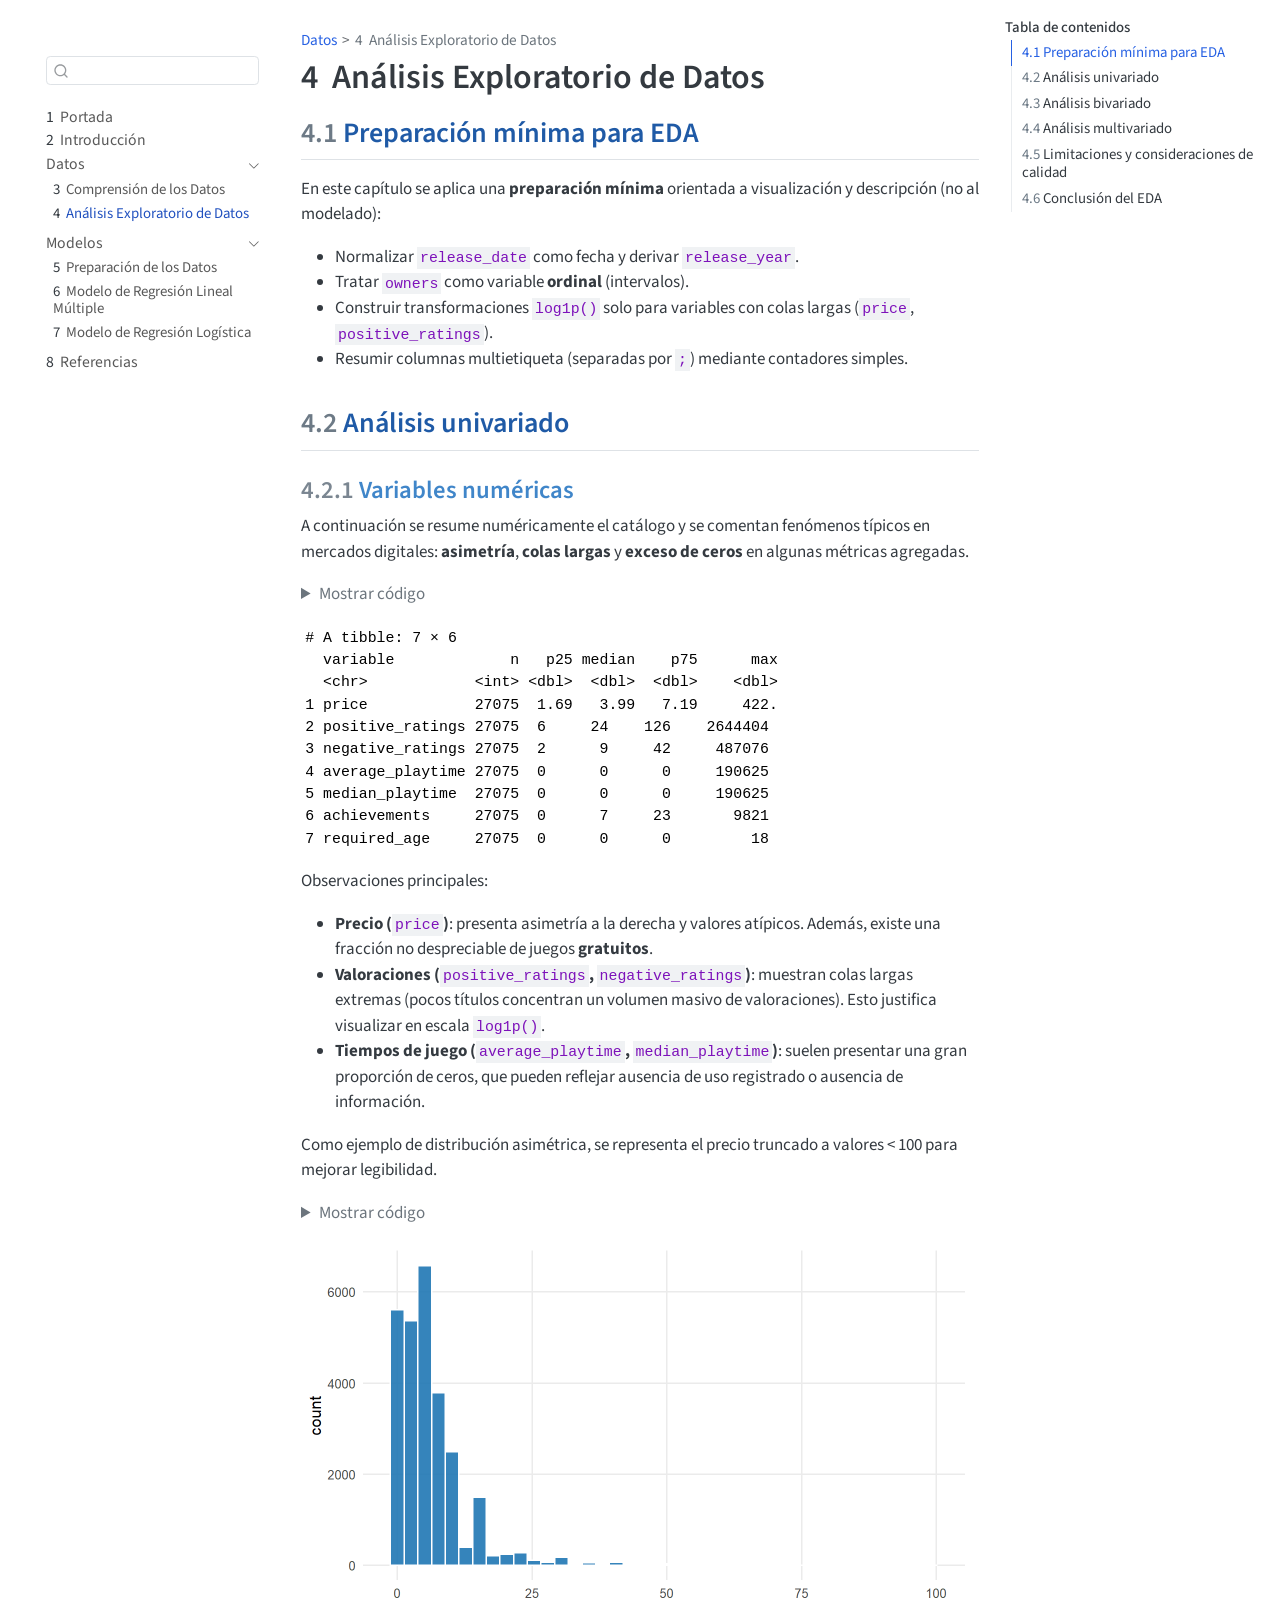
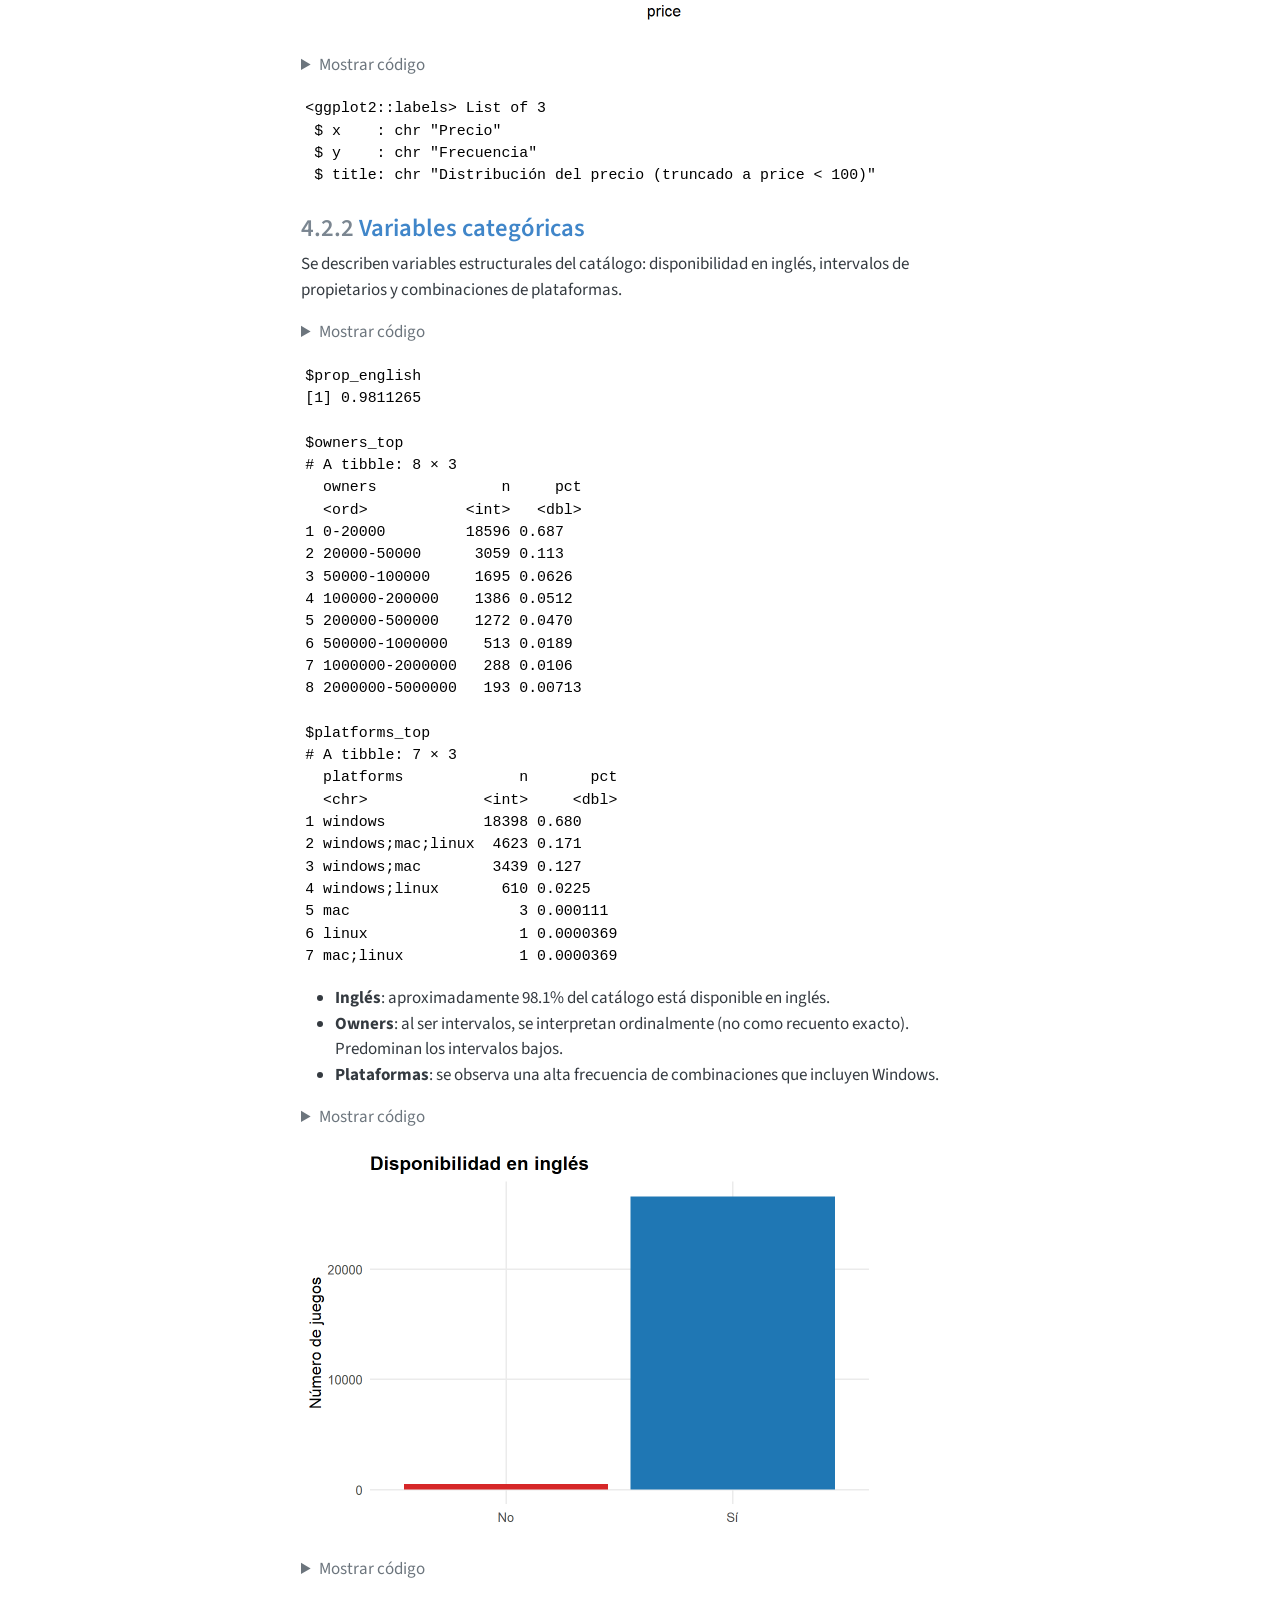
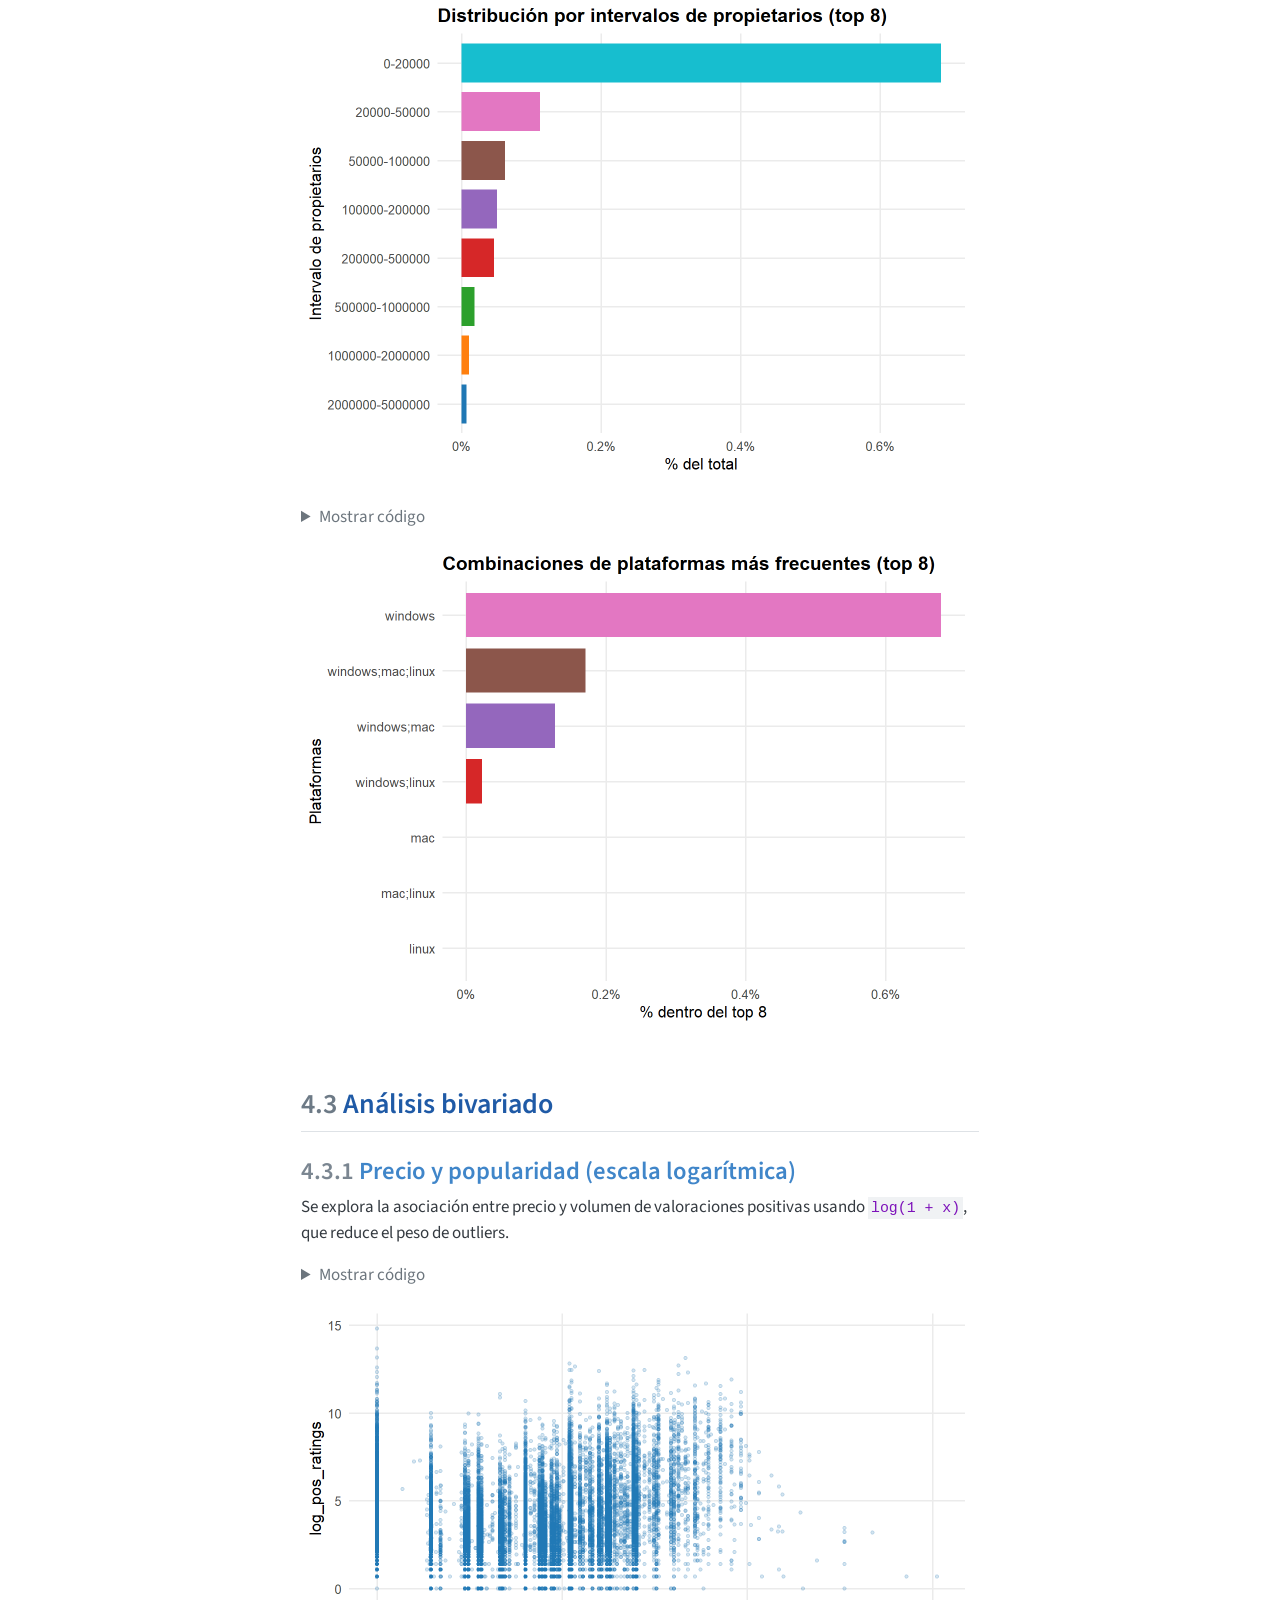
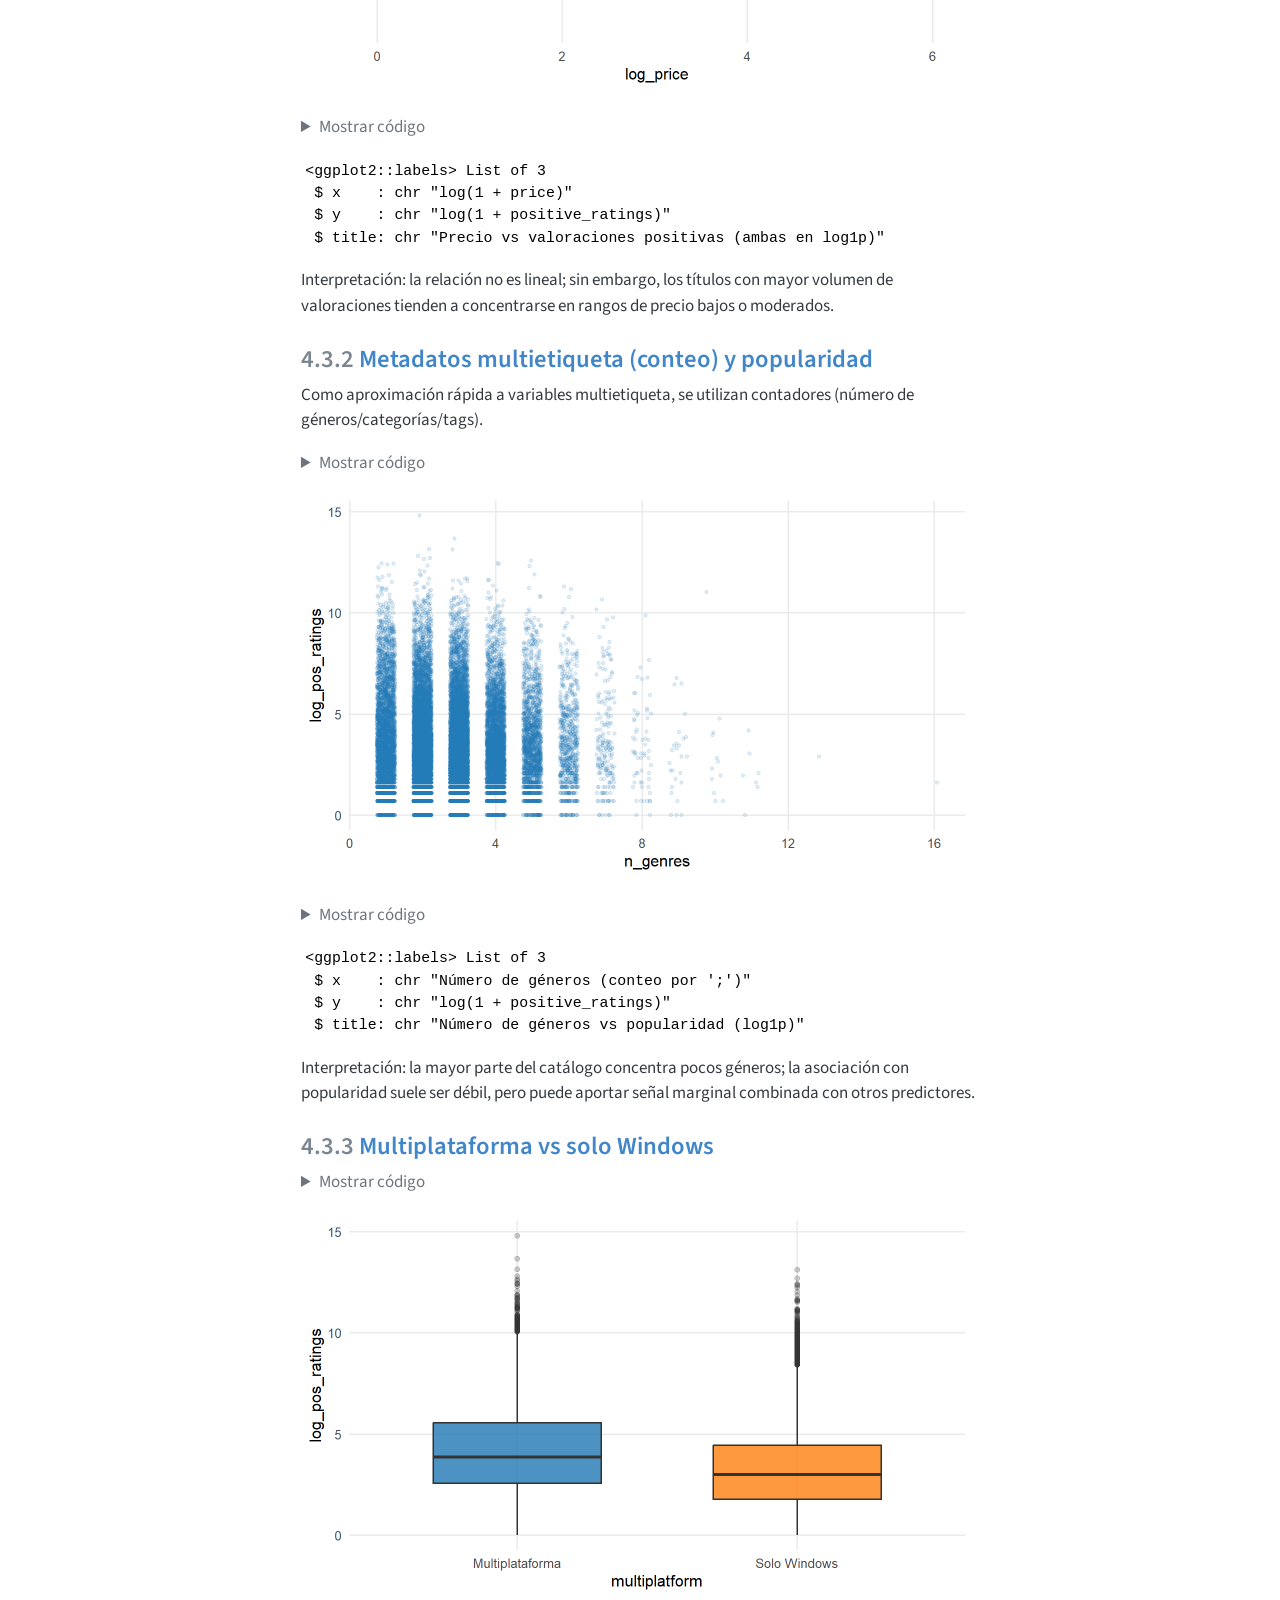
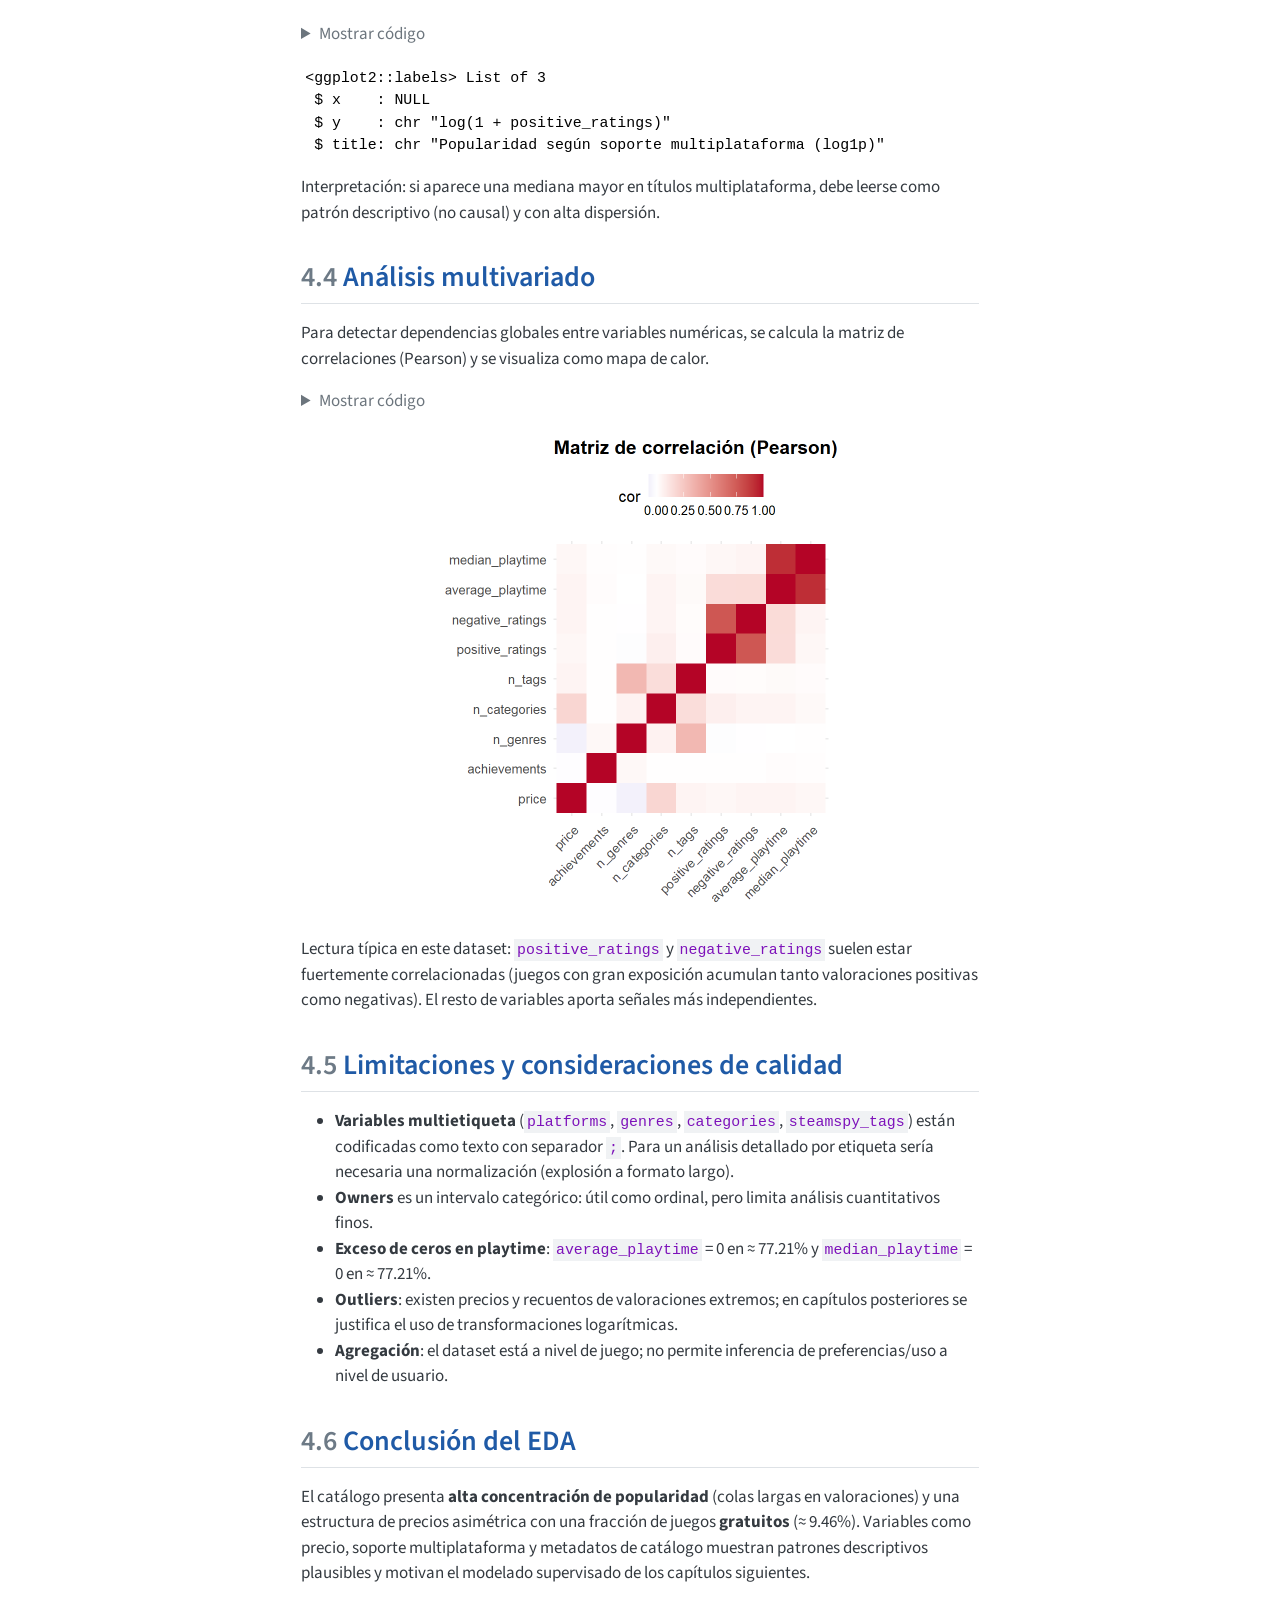
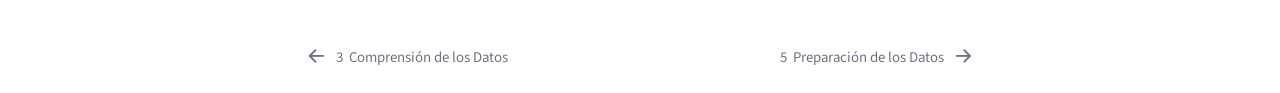
<file: _book/04-eda.html>
<!DOCTYPE html>
<html xmlns="http://www.w3.org/1999/xhtml" lang="es" xml:lang="es"><head>

<meta charset="utf-8">
<meta name="generator" content="quarto-1.8.25">

<meta name="viewport" content="width=device-width, initial-scale=1.0, user-scalable=yes">


<title>4&nbsp; Análisis Exploratorio de Datos</title>
<style>
code{white-space: pre-wrap;}
span.smallcaps{font-variant: small-caps;}
div.columns{display: flex; gap: min(4vw, 1.5em);}
div.column{flex: auto; overflow-x: auto;}
div.hanging-indent{margin-left: 1.5em; text-indent: -1.5em;}
ul.task-list{list-style: none;}
ul.task-list li input[type="checkbox"] {
  width: 0.8em;
  margin: 0 0.8em 0.2em -1em; /* quarto-specific, see https://github.com/quarto-dev/quarto-cli/issues/4556 */ 
  vertical-align: middle;
}
/* CSS for syntax highlighting */
html { -webkit-text-size-adjust: 100%; }
pre > code.sourceCode { white-space: pre; position: relative; }
pre > code.sourceCode > span { display: inline-block; line-height: 1.25; }
pre > code.sourceCode > span:empty { height: 1.2em; }
.sourceCode { overflow: visible; }
code.sourceCode > span { color: inherit; text-decoration: inherit; }
div.sourceCode { margin: 1em 0; }
pre.sourceCode { margin: 0; }
@media screen {
div.sourceCode { overflow: auto; }
}
@media print {
pre > code.sourceCode { white-space: pre-wrap; }
pre > code.sourceCode > span { text-indent: -5em; padding-left: 5em; }
}
pre.numberSource code
  { counter-reset: source-line 0; }
pre.numberSource code > span
  { position: relative; left: -4em; counter-increment: source-line; }
pre.numberSource code > span > a:first-child::before
  { content: counter(source-line);
    position: relative; left: -1em; text-align: right; vertical-align: baseline;
    border: none; display: inline-block;
    -webkit-touch-callout: none; -webkit-user-select: none;
    -khtml-user-select: none; -moz-user-select: none;
    -ms-user-select: none; user-select: none;
    padding: 0 4px; width: 4em;
  }
pre.numberSource { margin-left: 3em;  padding-left: 4px; }
div.sourceCode
  {   }
@media screen {
pre > code.sourceCode > span > a:first-child::before { text-decoration: underline; }
}
</style>


<script src="site_libs/quarto-nav/quarto-nav.js"></script>
<script src="site_libs/quarto-nav/headroom.min.js"></script>
<script src="site_libs/clipboard/clipboard.min.js"></script>
<script src="site_libs/quarto-search/autocomplete.umd.js"></script>
<script src="site_libs/quarto-search/fuse.min.js"></script>
<script src="site_libs/quarto-search/quarto-search.js"></script>
<meta name="quarto:offset" content="./">
<link href="./05-preparacion.html" rel="next">
<link href="./03-comprension-datos.html" rel="prev">
<script src="site_libs/quarto-html/quarto.js" type="module"></script>
<script src="site_libs/quarto-html/tabsets/tabsets.js" type="module"></script>
<script src="site_libs/quarto-html/axe/axe-check.js" type="module"></script>
<script src="site_libs/quarto-html/popper.min.js"></script>
<script src="site_libs/quarto-html/tippy.umd.min.js"></script>
<script src="site_libs/quarto-html/anchor.min.js"></script>
<link href="site_libs/quarto-html/tippy.css" rel="stylesheet">
<link href="site_libs/quarto-html/quarto-syntax-highlighting-7b89279ff1a6dce999919e0e67d4d9ec.css" rel="stylesheet" id="quarto-text-highlighting-styles">
<script src="site_libs/bootstrap/bootstrap.min.js"></script>
<link href="site_libs/bootstrap/bootstrap-icons.css" rel="stylesheet">
<link href="site_libs/bootstrap/bootstrap-70a47bd5681a7291082a5b9f83d58762.min.css" rel="stylesheet" append-hash="true" id="quarto-bootstrap" data-mode="light">
<script id="quarto-search-options" type="application/json">{
  "location": "sidebar",
  "copy-button": false,
  "collapse-after": 3,
  "panel-placement": "start",
  "type": "textbox",
  "limit": 50,
  "keyboard-shortcut": [
    "f",
    "/",
    "s"
  ],
  "show-item-context": false,
  "language": {
    "search-no-results-text": "No se han encontrado resultados",
    "search-matching-documents-text": "documentos encontrados",
    "search-copy-link-title": "Copiar el enlace en la búsqueda",
    "search-hide-matches-text": "Ocultar resultados adicionales",
    "search-more-match-text": "resultado adicional en este documento",
    "search-more-matches-text": "resultados adicionales en este documento",
    "search-clear-button-title": "Borrar",
    "search-text-placeholder": "",
    "search-detached-cancel-button-title": "Cancelar",
    "search-submit-button-title": "Enviar",
    "search-label": "Buscar"
  }
}</script>


<link rel="stylesheet" href="styles.css">
</head>

<body class="nav-sidebar floating quarto-light">

<div id="quarto-search-results"></div>
  <header id="quarto-header" class="headroom fixed-top">
  <nav class="quarto-secondary-nav">
    <div class="container-fluid d-flex">
      <button type="button" class="quarto-btn-toggle btn" data-bs-toggle="collapse" role="button" data-bs-target=".quarto-sidebar-collapse-item" aria-controls="quarto-sidebar" aria-expanded="false" aria-label="Alternar barra lateral" onclick="if (window.quartoToggleHeadroom) { window.quartoToggleHeadroom(); }">
        <i class="bi bi-layout-text-sidebar-reverse"></i>
      </button>
        <nav class="quarto-page-breadcrumbs" aria-label="breadcrumb"><ol class="breadcrumb"><li class="breadcrumb-item"><a href="./03-comprension-datos.html">Datos</a></li><li class="breadcrumb-item"><a href="./04-eda.html"><span class="chapter-number">4</span>&nbsp; <span class="chapter-title">Análisis Exploratorio de Datos</span></a></li></ol></nav>
        <a class="flex-grow-1" role="navigation" data-bs-toggle="collapse" data-bs-target=".quarto-sidebar-collapse-item" aria-controls="quarto-sidebar" aria-expanded="false" aria-label="Alternar barra lateral" onclick="if (window.quartoToggleHeadroom) { window.quartoToggleHeadroom(); }">      
        </a>
      <button type="button" class="btn quarto-search-button" aria-label="Buscar" onclick="window.quartoOpenSearch();">
        <i class="bi bi-search"></i>
      </button>
    </div>
  </nav>
</header>
<!-- content -->
<div id="quarto-content" class="quarto-container page-columns page-rows-contents page-layout-article">
<!-- sidebar -->
  <nav id="quarto-sidebar" class="sidebar collapse collapse-horizontal quarto-sidebar-collapse-item sidebar-navigation floating overflow-auto">
    <div class="pt-lg-2 mt-2 text-left sidebar-header">
      <a href="./index.html" class="sidebar-logo-link">
      </a>
      </div>
        <div class="mt-2 flex-shrink-0 align-items-center">
        <div class="sidebar-search">
        <div id="quarto-search" class="" title="Buscar"></div>
        </div>
        </div>
    <div class="sidebar-menu-container"> 
    <ul class="list-unstyled mt-1">
        <li class="sidebar-item">
  <div class="sidebar-item-container"> 
  <a href="./index.html" class="sidebar-item-text sidebar-link">
 <span class="menu-text"><span class="chapter-number">1</span>&nbsp; <span class="chapter-title">Portada</span></span></a>
  </div>
</li>
        <li class="sidebar-item">
  <div class="sidebar-item-container"> 
  <a href="./02-introduccion.html" class="sidebar-item-text sidebar-link">
 <span class="menu-text"><span class="chapter-number">2</span>&nbsp; <span class="chapter-title">Introducción</span></span></a>
  </div>
</li>
        <li class="sidebar-item sidebar-item-section">
      <div class="sidebar-item-container"> 
            <a class="sidebar-item-text sidebar-link text-start" data-bs-toggle="collapse" data-bs-target="#quarto-sidebar-section-1" role="navigation" aria-expanded="true">
 <span class="menu-text">Datos</span></a>
          <a class="sidebar-item-toggle text-start" data-bs-toggle="collapse" data-bs-target="#quarto-sidebar-section-1" role="navigation" aria-expanded="true" aria-label="Alternar sección">
            <i class="bi bi-chevron-right ms-2"></i>
          </a> 
      </div>
      <ul id="quarto-sidebar-section-1" class="collapse list-unstyled sidebar-section depth1 show">  
          <li class="sidebar-item">
  <div class="sidebar-item-container"> 
  <a href="./03-comprension-datos.html" class="sidebar-item-text sidebar-link">
 <span class="menu-text"><span class="chapter-number">3</span>&nbsp; <span class="chapter-title">Comprensión de los Datos</span></span></a>
  </div>
</li>
          <li class="sidebar-item">
  <div class="sidebar-item-container"> 
  <a href="./04-eda.html" class="sidebar-item-text sidebar-link active">
 <span class="menu-text"><span class="chapter-number">4</span>&nbsp; <span class="chapter-title">Análisis Exploratorio de Datos</span></span></a>
  </div>
</li>
      </ul>
  </li>
        <li class="sidebar-item sidebar-item-section">
      <div class="sidebar-item-container"> 
            <a class="sidebar-item-text sidebar-link text-start" data-bs-toggle="collapse" data-bs-target="#quarto-sidebar-section-2" role="navigation" aria-expanded="true">
 <span class="menu-text">Modelos</span></a>
          <a class="sidebar-item-toggle text-start" data-bs-toggle="collapse" data-bs-target="#quarto-sidebar-section-2" role="navigation" aria-expanded="true" aria-label="Alternar sección">
            <i class="bi bi-chevron-right ms-2"></i>
          </a> 
      </div>
      <ul id="quarto-sidebar-section-2" class="collapse list-unstyled sidebar-section depth1 show">  
          <li class="sidebar-item">
  <div class="sidebar-item-container"> 
  <a href="./05-preparacion.html" class="sidebar-item-text sidebar-link">
 <span class="menu-text"><span class="chapter-number">5</span>&nbsp; <span class="chapter-title">Preparación de los Datos</span></span></a>
  </div>
</li>
          <li class="sidebar-item">
  <div class="sidebar-item-container"> 
  <a href="./06-regresion-lineal.html" class="sidebar-item-text sidebar-link">
 <span class="menu-text"><span class="chapter-number">6</span>&nbsp; <span class="chapter-title">Modelo de Regresión Lineal Múltiple</span></span></a>
  </div>
</li>
          <li class="sidebar-item">
  <div class="sidebar-item-container"> 
  <a href="./07-regresion-logistica.html" class="sidebar-item-text sidebar-link">
 <span class="menu-text"><span class="chapter-number">7</span>&nbsp; <span class="chapter-title">Modelo de Regresión Logística</span></span></a>
  </div>
</li>
      </ul>
  </li>
        <li class="sidebar-item">
  <div class="sidebar-item-container"> 
  <a href="./referencias.html" class="sidebar-item-text sidebar-link">
 <span class="menu-text"><span class="chapter-number">8</span>&nbsp; <span class="chapter-title">Referencias</span></span></a>
  </div>
</li>
    </ul>
    </div>
</nav>
<div id="quarto-sidebar-glass" class="quarto-sidebar-collapse-item" data-bs-toggle="collapse" data-bs-target=".quarto-sidebar-collapse-item"></div>
<!-- margin-sidebar -->
    <div id="quarto-margin-sidebar" class="sidebar margin-sidebar">
        <nav id="TOC" role="doc-toc" class="toc-active">
    <h2 id="toc-title">Tabla de contenidos</h2>
   
  <ul>
  <li><a href="#preparación-mínima-para-eda" id="toc-preparación-mínima-para-eda" class="nav-link active" data-scroll-target="#preparación-mínima-para-eda"><span class="header-section-number">4.1</span> Preparación mínima para EDA</a></li>
  <li><a href="#análisis-univariado" id="toc-análisis-univariado" class="nav-link" data-scroll-target="#análisis-univariado"><span class="header-section-number">4.2</span> Análisis univariado</a>
  <ul class="collapse">
  <li><a href="#variables-numéricas" id="toc-variables-numéricas" class="nav-link" data-scroll-target="#variables-numéricas"><span class="header-section-number">4.2.1</span> Variables numéricas</a></li>
  <li><a href="#variables-categóricas" id="toc-variables-categóricas" class="nav-link" data-scroll-target="#variables-categóricas"><span class="header-section-number">4.2.2</span> Variables categóricas</a></li>
  </ul></li>
  <li><a href="#análisis-bivariado" id="toc-análisis-bivariado" class="nav-link" data-scroll-target="#análisis-bivariado"><span class="header-section-number">4.3</span> Análisis bivariado</a>
  <ul class="collapse">
  <li><a href="#precio-y-popularidad-escala-logarítmica" id="toc-precio-y-popularidad-escala-logarítmica" class="nav-link" data-scroll-target="#precio-y-popularidad-escala-logarítmica"><span class="header-section-number">4.3.1</span> Precio y popularidad (escala logarítmica)</a></li>
  <li><a href="#metadatos-multietiqueta-conteo-y-popularidad" id="toc-metadatos-multietiqueta-conteo-y-popularidad" class="nav-link" data-scroll-target="#metadatos-multietiqueta-conteo-y-popularidad"><span class="header-section-number">4.3.2</span> Metadatos multietiqueta (conteo) y popularidad</a></li>
  <li><a href="#multiplataforma-vs-solo-windows" id="toc-multiplataforma-vs-solo-windows" class="nav-link" data-scroll-target="#multiplataforma-vs-solo-windows"><span class="header-section-number">4.3.3</span> Multiplataforma vs solo Windows</a></li>
  </ul></li>
  <li><a href="#análisis-multivariado" id="toc-análisis-multivariado" class="nav-link" data-scroll-target="#análisis-multivariado"><span class="header-section-number">4.4</span> Análisis multivariado</a></li>
  <li><a href="#limitaciones-y-consideraciones-de-calidad" id="toc-limitaciones-y-consideraciones-de-calidad" class="nav-link" data-scroll-target="#limitaciones-y-consideraciones-de-calidad"><span class="header-section-number">4.5</span> Limitaciones y consideraciones de calidad</a></li>
  <li><a href="#conclusión-del-eda" id="toc-conclusión-del-eda" class="nav-link" data-scroll-target="#conclusión-del-eda"><span class="header-section-number">4.6</span> Conclusión del EDA</a></li>
  </ul>
</nav>
    </div>
<!-- main -->
<main class="content" id="quarto-document-content">

<header id="title-block-header" class="quarto-title-block default"><nav class="quarto-page-breadcrumbs quarto-title-breadcrumbs d-none d-lg-block" aria-label="breadcrumb"><ol class="breadcrumb"><li class="breadcrumb-item"><a href="./03-comprension-datos.html">Datos</a></li><li class="breadcrumb-item"><a href="./04-eda.html"><span class="chapter-number">4</span>&nbsp; <span class="chapter-title">Análisis Exploratorio de Datos</span></a></li></ol></nav>
<div class="quarto-title">
<h1 class="title"><span class="chapter-number">4</span>&nbsp; <span class="chapter-title">Análisis Exploratorio de Datos</span></h1>
</div>



<div class="quarto-title-meta">

    
  
    
  </div>
  


</header>


<section id="preparación-mínima-para-eda" class="level2" data-number="4.1">
<h2 data-number="4.1" class="anchored" data-anchor-id="preparación-mínima-para-eda"><span class="header-section-number">4.1</span> Preparación mínima para EDA</h2>
<p>En este capítulo se aplica una <strong>preparación mínima</strong> orientada a visualización y descripción (no al modelado):</p>
<ul>
<li>Normalizar <code>release_date</code> como fecha y derivar <code>release_year</code>.</li>
<li>Tratar <code>owners</code> como variable <strong>ordinal</strong> (intervalos).</li>
<li>Construir transformaciones <code>log1p()</code> solo para variables con colas largas (<code>price</code>, <code>positive_ratings</code>).</li>
<li>Resumir columnas multietiqueta (separadas por <code>;</code>) mediante contadores simples.</li>
</ul>
</section>
<section id="análisis-univariado" class="level2" data-number="4.2">
<h2 data-number="4.2" class="anchored" data-anchor-id="análisis-univariado"><span class="header-section-number">4.2</span> Análisis univariado</h2>
<section id="variables-numéricas" class="level3" data-number="4.2.1">
<h3 data-number="4.2.1" class="anchored" data-anchor-id="variables-numéricas"><span class="header-section-number">4.2.1</span> Variables numéricas</h3>
<p>A continuación se resume numéricamente el catálogo y se comentan fenómenos típicos en mercados digitales: <strong>asimetría</strong>, <strong>colas largas</strong> y <strong>exceso de ceros</strong> en algunas métricas agregadas.</p>
<div class="cell">
<details class="code-fold">
<summary>Mostrar código</summary>
<div class="code-copy-outer-scaffold"><div class="sourceCode cell-code" id="cb1"><pre class="sourceCode r code-with-copy"><code class="sourceCode r"><span id="cb1-1"><a href="#cb1-1" aria-hidden="true" tabindex="-1"></a>q <span class="ot">&lt;-</span> <span class="cf">function</span>(x, p) <span class="fu">as.numeric</span>(<span class="fu">quantile</span>(x, p, <span class="at">na.rm =</span> <span class="cn">TRUE</span>))</span>
<span id="cb1-2"><a href="#cb1-2" aria-hidden="true" tabindex="-1"></a></span>
<span id="cb1-3"><a href="#cb1-3" aria-hidden="true" tabindex="-1"></a>num_stats <span class="ot">&lt;-</span> tibble<span class="sc">::</span><span class="fu">tibble</span>(</span>
<span id="cb1-4"><a href="#cb1-4" aria-hidden="true" tabindex="-1"></a>  <span class="at">variable =</span> <span class="fu">c</span>(<span class="st">"price"</span>, <span class="st">"positive_ratings"</span>, <span class="st">"negative_ratings"</span>, <span class="st">"average_playtime"</span>,</span>
<span id="cb1-5"><a href="#cb1-5" aria-hidden="true" tabindex="-1"></a>               <span class="st">"median_playtime"</span>, <span class="st">"achievements"</span>, <span class="st">"required_age"</span>),</span>
<span id="cb1-6"><a href="#cb1-6" aria-hidden="true" tabindex="-1"></a>  <span class="at">n =</span> <span class="fu">c</span>(<span class="fu">sum</span>(<span class="sc">!</span><span class="fu">is.na</span>(steam<span class="sc">$</span>price)),</span>
<span id="cb1-7"><a href="#cb1-7" aria-hidden="true" tabindex="-1"></a>        <span class="fu">sum</span>(<span class="sc">!</span><span class="fu">is.na</span>(steam<span class="sc">$</span>positive_ratings)),</span>
<span id="cb1-8"><a href="#cb1-8" aria-hidden="true" tabindex="-1"></a>        <span class="fu">sum</span>(<span class="sc">!</span><span class="fu">is.na</span>(steam<span class="sc">$</span>negative_ratings)),</span>
<span id="cb1-9"><a href="#cb1-9" aria-hidden="true" tabindex="-1"></a>        <span class="fu">sum</span>(<span class="sc">!</span><span class="fu">is.na</span>(steam<span class="sc">$</span>average_playtime)),</span>
<span id="cb1-10"><a href="#cb1-10" aria-hidden="true" tabindex="-1"></a>        <span class="fu">sum</span>(<span class="sc">!</span><span class="fu">is.na</span>(steam<span class="sc">$</span>median_playtime)),</span>
<span id="cb1-11"><a href="#cb1-11" aria-hidden="true" tabindex="-1"></a>        <span class="fu">sum</span>(<span class="sc">!</span><span class="fu">is.na</span>(steam<span class="sc">$</span>achievements)),</span>
<span id="cb1-12"><a href="#cb1-12" aria-hidden="true" tabindex="-1"></a>        <span class="fu">sum</span>(<span class="sc">!</span><span class="fu">is.na</span>(steam<span class="sc">$</span>required_age))),</span>
<span id="cb1-13"><a href="#cb1-13" aria-hidden="true" tabindex="-1"></a>  <span class="at">p25 =</span> <span class="fu">c</span>(<span class="fu">q</span>(steam<span class="sc">$</span>price, <span class="fl">0.25</span>),</span>
<span id="cb1-14"><a href="#cb1-14" aria-hidden="true" tabindex="-1"></a>          <span class="fu">q</span>(steam<span class="sc">$</span>positive_ratings, <span class="fl">0.25</span>),</span>
<span id="cb1-15"><a href="#cb1-15" aria-hidden="true" tabindex="-1"></a>          <span class="fu">q</span>(steam<span class="sc">$</span>negative_ratings, <span class="fl">0.25</span>),</span>
<span id="cb1-16"><a href="#cb1-16" aria-hidden="true" tabindex="-1"></a>          <span class="fu">q</span>(steam<span class="sc">$</span>average_playtime, <span class="fl">0.25</span>),</span>
<span id="cb1-17"><a href="#cb1-17" aria-hidden="true" tabindex="-1"></a>          <span class="fu">q</span>(steam<span class="sc">$</span>median_playtime, <span class="fl">0.25</span>),</span>
<span id="cb1-18"><a href="#cb1-18" aria-hidden="true" tabindex="-1"></a>          <span class="fu">q</span>(steam<span class="sc">$</span>achievements, <span class="fl">0.25</span>),</span>
<span id="cb1-19"><a href="#cb1-19" aria-hidden="true" tabindex="-1"></a>          <span class="fu">q</span>(steam<span class="sc">$</span>required_age, <span class="fl">0.25</span>)),</span>
<span id="cb1-20"><a href="#cb1-20" aria-hidden="true" tabindex="-1"></a>  <span class="at">median =</span> <span class="fu">c</span>(<span class="fu">q</span>(steam<span class="sc">$</span>price, <span class="fl">0.50</span>),</span>
<span id="cb1-21"><a href="#cb1-21" aria-hidden="true" tabindex="-1"></a>             <span class="fu">q</span>(steam<span class="sc">$</span>positive_ratings, <span class="fl">0.50</span>),</span>
<span id="cb1-22"><a href="#cb1-22" aria-hidden="true" tabindex="-1"></a>             <span class="fu">q</span>(steam<span class="sc">$</span>negative_ratings, <span class="fl">0.50</span>),</span>
<span id="cb1-23"><a href="#cb1-23" aria-hidden="true" tabindex="-1"></a>             <span class="fu">q</span>(steam<span class="sc">$</span>average_playtime, <span class="fl">0.50</span>),</span>
<span id="cb1-24"><a href="#cb1-24" aria-hidden="true" tabindex="-1"></a>             <span class="fu">q</span>(steam<span class="sc">$</span>median_playtime, <span class="fl">0.50</span>),</span>
<span id="cb1-25"><a href="#cb1-25" aria-hidden="true" tabindex="-1"></a>             <span class="fu">q</span>(steam<span class="sc">$</span>achievements, <span class="fl">0.50</span>),</span>
<span id="cb1-26"><a href="#cb1-26" aria-hidden="true" tabindex="-1"></a>             <span class="fu">q</span>(steam<span class="sc">$</span>required_age, <span class="fl">0.50</span>)),</span>
<span id="cb1-27"><a href="#cb1-27" aria-hidden="true" tabindex="-1"></a>  <span class="at">p75 =</span> <span class="fu">c</span>(<span class="fu">q</span>(steam<span class="sc">$</span>price, <span class="fl">0.75</span>),</span>
<span id="cb1-28"><a href="#cb1-28" aria-hidden="true" tabindex="-1"></a>          <span class="fu">q</span>(steam<span class="sc">$</span>positive_ratings, <span class="fl">0.75</span>),</span>
<span id="cb1-29"><a href="#cb1-29" aria-hidden="true" tabindex="-1"></a>          <span class="fu">q</span>(steam<span class="sc">$</span>negative_ratings, <span class="fl">0.75</span>),</span>
<span id="cb1-30"><a href="#cb1-30" aria-hidden="true" tabindex="-1"></a>          <span class="fu">q</span>(steam<span class="sc">$</span>average_playtime, <span class="fl">0.75</span>),</span>
<span id="cb1-31"><a href="#cb1-31" aria-hidden="true" tabindex="-1"></a>          <span class="fu">q</span>(steam<span class="sc">$</span>median_playtime, <span class="fl">0.75</span>),</span>
<span id="cb1-32"><a href="#cb1-32" aria-hidden="true" tabindex="-1"></a>          <span class="fu">q</span>(steam<span class="sc">$</span>achievements, <span class="fl">0.75</span>),</span>
<span id="cb1-33"><a href="#cb1-33" aria-hidden="true" tabindex="-1"></a>          <span class="fu">q</span>(steam<span class="sc">$</span>required_age, <span class="fl">0.75</span>)),</span>
<span id="cb1-34"><a href="#cb1-34" aria-hidden="true" tabindex="-1"></a>  <span class="at">max =</span> <span class="fu">c</span>(<span class="fu">max</span>(steam<span class="sc">$</span>price, <span class="at">na.rm =</span> <span class="cn">TRUE</span>),</span>
<span id="cb1-35"><a href="#cb1-35" aria-hidden="true" tabindex="-1"></a>          <span class="fu">max</span>(steam<span class="sc">$</span>positive_ratings, <span class="at">na.rm =</span> <span class="cn">TRUE</span>),</span>
<span id="cb1-36"><a href="#cb1-36" aria-hidden="true" tabindex="-1"></a>          <span class="fu">max</span>(steam<span class="sc">$</span>negative_ratings, <span class="at">na.rm =</span> <span class="cn">TRUE</span>),</span>
<span id="cb1-37"><a href="#cb1-37" aria-hidden="true" tabindex="-1"></a>          <span class="fu">max</span>(steam<span class="sc">$</span>average_playtime, <span class="at">na.rm =</span> <span class="cn">TRUE</span>),</span>
<span id="cb1-38"><a href="#cb1-38" aria-hidden="true" tabindex="-1"></a>          <span class="fu">max</span>(steam<span class="sc">$</span>median_playtime, <span class="at">na.rm =</span> <span class="cn">TRUE</span>),</span>
<span id="cb1-39"><a href="#cb1-39" aria-hidden="true" tabindex="-1"></a>          <span class="fu">max</span>(steam<span class="sc">$</span>achievements, <span class="at">na.rm =</span> <span class="cn">TRUE</span>),</span>
<span id="cb1-40"><a href="#cb1-40" aria-hidden="true" tabindex="-1"></a>          <span class="fu">max</span>(steam<span class="sc">$</span>required_age, <span class="at">na.rm =</span> <span class="cn">TRUE</span>))</span>
<span id="cb1-41"><a href="#cb1-41" aria-hidden="true" tabindex="-1"></a>)</span>
<span id="cb1-42"><a href="#cb1-42" aria-hidden="true" tabindex="-1"></a></span>
<span id="cb1-43"><a href="#cb1-43" aria-hidden="true" tabindex="-1"></a>num_stats</span></code></pre></div><button title="Copiar al portapapeles" class="code-copy-button"><i class="bi"></i></button></div>
</details>
<div class="cell-output cell-output-stdout">
<pre><code># A tibble: 7 × 6
  variable             n   p25 median    p75      max
  &lt;chr&gt;            &lt;int&gt; &lt;dbl&gt;  &lt;dbl&gt;  &lt;dbl&gt;    &lt;dbl&gt;
1 price            27075  1.69   3.99   7.19     422.
2 positive_ratings 27075  6     24    126    2644404 
3 negative_ratings 27075  2      9     42     487076 
4 average_playtime 27075  0      0      0     190625 
5 median_playtime  27075  0      0      0     190625 
6 achievements     27075  0      7     23       9821 
7 required_age     27075  0      0      0         18 </code></pre>
</div>
</div>
<p>Observaciones principales:</p>
<ul>
<li><strong>Precio (<code>price</code>)</strong>: presenta asimetría a la derecha y valores atípicos. Además, existe una fracción no despreciable de juegos <strong>gratuitos</strong>.</li>
<li><strong>Valoraciones (<code>positive_ratings</code>, <code>negative_ratings</code>)</strong>: muestran colas largas extremas (pocos títulos concentran un volumen masivo de valoraciones). Esto justifica visualizar en escala <code>log1p()</code>.</li>
<li><strong>Tiempos de juego (<code>average_playtime</code>, <code>median_playtime</code>)</strong>: suelen presentar una gran proporción de ceros, que pueden reflejar ausencia de uso registrado o ausencia de información.</li>
</ul>
<p>Como ejemplo de distribución asimétrica, se representa el precio truncado a valores &lt; 100 para mejorar legibilidad.</p>
<div class="cell">
<details class="code-fold">
<summary>Mostrar código</summary>
<div class="code-copy-outer-scaffold"><div class="sourceCode cell-code" id="cb3"><pre class="sourceCode r code-with-copy"><code class="sourceCode r"><span id="cb3-1"><a href="#cb3-1" aria-hidden="true" tabindex="-1"></a>steam <span class="sc">%&gt;%</span></span>
<span id="cb3-2"><a href="#cb3-2" aria-hidden="true" tabindex="-1"></a>  <span class="fu">filter</span>(price <span class="sc">&lt;</span> <span class="dv">100</span>) <span class="sc">%&gt;%</span></span>
<span id="cb3-3"><a href="#cb3-3" aria-hidden="true" tabindex="-1"></a>  <span class="fu">ggplot</span>(<span class="fu">aes</span>(<span class="at">x =</span> price)) <span class="sc">+</span></span>
<span id="cb3-4"><a href="#cb3-4" aria-hidden="true" tabindex="-1"></a>  <span class="fu">geom_histogram</span>(</span>
<span id="cb3-5"><a href="#cb3-5" aria-hidden="true" tabindex="-1"></a>  <span class="at">bins =</span> <span class="dv">40</span>,</span>
<span id="cb3-6"><a href="#cb3-6" aria-hidden="true" tabindex="-1"></a>  <span class="at">fill =</span> pal_eda[<span class="dv">1</span>],</span>
<span id="cb3-7"><a href="#cb3-7" aria-hidden="true" tabindex="-1"></a>  <span class="at">color =</span> <span class="st">"white"</span>,</span>
<span id="cb3-8"><a href="#cb3-8" aria-hidden="true" tabindex="-1"></a>  <span class="at">alpha =</span> <span class="fl">0.9</span></span>
<span id="cb3-9"><a href="#cb3-9" aria-hidden="true" tabindex="-1"></a>  )</span></code></pre></div><button title="Copiar al portapapeles" class="code-copy-button"><i class="bi"></i></button></div>
</details>
<div class="cell-output-display">
<div>
<figure class="figure">
<p><img src="04-eda_files/figure-html/eda-price-hist-1.png" class="img-fluid figure-img" width="672"></p>
</figure>
</div>
</div>
<details class="code-fold">
<summary>Mostrar código</summary>
<div class="code-copy-outer-scaffold"><div class="sourceCode cell-code" id="cb4"><pre class="sourceCode r code-with-copy"><code class="sourceCode r"><span id="cb4-1"><a href="#cb4-1" aria-hidden="true" tabindex="-1"></a>  <span class="fu">labs</span>(</span>
<span id="cb4-2"><a href="#cb4-2" aria-hidden="true" tabindex="-1"></a>    <span class="at">title =</span> <span class="st">"Distribución del precio (truncado a price &lt; 100)"</span>,</span>
<span id="cb4-3"><a href="#cb4-3" aria-hidden="true" tabindex="-1"></a>    <span class="at">x =</span> <span class="st">"Precio"</span>,</span>
<span id="cb4-4"><a href="#cb4-4" aria-hidden="true" tabindex="-1"></a>    <span class="at">y =</span> <span class="st">"Frecuencia"</span></span>
<span id="cb4-5"><a href="#cb4-5" aria-hidden="true" tabindex="-1"></a>  )</span></code></pre></div><button title="Copiar al portapapeles" class="code-copy-button"><i class="bi"></i></button></div>
</details>
<div class="cell-output cell-output-stdout">
<pre><code>&lt;ggplot2::labels&gt; List of 3
 $ x    : chr "Precio"
 $ y    : chr "Frecuencia"
 $ title: chr "Distribución del precio (truncado a price &lt; 100)"</code></pre>
</div>
</div>
</section>
<section id="variables-categóricas" class="level3" data-number="4.2.2">
<h3 data-number="4.2.2" class="anchored" data-anchor-id="variables-categóricas"><span class="header-section-number">4.2.2</span> Variables categóricas</h3>
<p>Se describen variables estructurales del catálogo: disponibilidad en inglés, intervalos de propietarios y combinaciones de plataformas.</p>
<div class="cell">
<details class="code-fold">
<summary>Mostrar código</summary>
<div class="code-copy-outer-scaffold"><div class="sourceCode cell-code" id="cb6"><pre class="sourceCode r code-with-copy"><code class="sourceCode r"><span id="cb6-1"><a href="#cb6-1" aria-hidden="true" tabindex="-1"></a>prop_english <span class="ot">&lt;-</span> <span class="fu">mean</span>(steam<span class="sc">$</span>english <span class="sc">==</span> <span class="dv">1</span>, <span class="at">na.rm =</span> <span class="cn">TRUE</span>)</span>
<span id="cb6-2"><a href="#cb6-2" aria-hidden="true" tabindex="-1"></a></span>
<span id="cb6-3"><a href="#cb6-3" aria-hidden="true" tabindex="-1"></a>owners_tab <span class="ot">&lt;-</span> steam <span class="sc">%&gt;%</span></span>
<span id="cb6-4"><a href="#cb6-4" aria-hidden="true" tabindex="-1"></a>  <span class="fu">count</span>(owners, <span class="at">sort =</span> <span class="cn">TRUE</span>) <span class="sc">%&gt;%</span></span>
<span id="cb6-5"><a href="#cb6-5" aria-hidden="true" tabindex="-1"></a>  <span class="fu">mutate</span>(<span class="at">pct =</span> n <span class="sc">/</span> <span class="fu">sum</span>(n))</span>
<span id="cb6-6"><a href="#cb6-6" aria-hidden="true" tabindex="-1"></a></span>
<span id="cb6-7"><a href="#cb6-7" aria-hidden="true" tabindex="-1"></a>platforms_tab <span class="ot">&lt;-</span> steam <span class="sc">%&gt;%</span></span>
<span id="cb6-8"><a href="#cb6-8" aria-hidden="true" tabindex="-1"></a>  <span class="fu">count</span>(platforms, <span class="at">sort =</span> <span class="cn">TRUE</span>) <span class="sc">%&gt;%</span></span>
<span id="cb6-9"><a href="#cb6-9" aria-hidden="true" tabindex="-1"></a>  <span class="fu">slice_head</span>(<span class="at">n =</span> <span class="dv">8</span>) <span class="sc">%&gt;%</span></span>
<span id="cb6-10"><a href="#cb6-10" aria-hidden="true" tabindex="-1"></a>  <span class="fu">mutate</span>(<span class="at">pct =</span> n <span class="sc">/</span> <span class="fu">sum</span>(n))</span>
<span id="cb6-11"><a href="#cb6-11" aria-hidden="true" tabindex="-1"></a></span>
<span id="cb6-12"><a href="#cb6-12" aria-hidden="true" tabindex="-1"></a><span class="fu">list</span>(</span>
<span id="cb6-13"><a href="#cb6-13" aria-hidden="true" tabindex="-1"></a>  <span class="at">prop_english =</span> prop_english,</span>
<span id="cb6-14"><a href="#cb6-14" aria-hidden="true" tabindex="-1"></a>  <span class="at">owners_top   =</span> owners_tab <span class="sc">%&gt;%</span> <span class="fu">slice_head</span>(<span class="at">n =</span> <span class="dv">8</span>),</span>
<span id="cb6-15"><a href="#cb6-15" aria-hidden="true" tabindex="-1"></a>  <span class="at">platforms_top =</span> platforms_tab</span>
<span id="cb6-16"><a href="#cb6-16" aria-hidden="true" tabindex="-1"></a>)</span></code></pre></div><button title="Copiar al portapapeles" class="code-copy-button"><i class="bi"></i></button></div>
</details>
<div class="cell-output cell-output-stdout">
<pre><code>$prop_english
[1] 0.9811265

$owners_top
# A tibble: 8 × 3
  owners              n     pct
  &lt;ord&gt;           &lt;int&gt;   &lt;dbl&gt;
1 0-20000         18596 0.687  
2 20000-50000      3059 0.113  
3 50000-100000     1695 0.0626 
4 100000-200000    1386 0.0512 
5 200000-500000    1272 0.0470 
6 500000-1000000    513 0.0189 
7 1000000-2000000   288 0.0106 
8 2000000-5000000   193 0.00713

$platforms_top
# A tibble: 7 × 3
  platforms             n       pct
  &lt;chr&gt;             &lt;int&gt;     &lt;dbl&gt;
1 windows           18398 0.680    
2 windows;mac;linux  4623 0.171    
3 windows;mac        3439 0.127    
4 windows;linux       610 0.0225   
5 mac                   3 0.000111 
6 linux                 1 0.0000369
7 mac;linux             1 0.0000369</code></pre>
</div>
</div>
<ul>
<li><strong>Inglés</strong>: aproximadamente 98.1% del catálogo está disponible en inglés.</li>
<li><strong>Owners</strong>: al ser intervalos, se interpretan ordinalmente (no como recuento exacto). Predominan los intervalos bajos.</li>
<li><strong>Plataformas</strong>: se observa una alta frecuencia de combinaciones que incluyen Windows.</li>
</ul>
<div class="cell">
<details class="code-fold">
<summary>Mostrar código</summary>
<div class="code-copy-outer-scaffold"><div class="sourceCode cell-code" id="cb8"><pre class="sourceCode r code-with-copy"><code class="sourceCode r"><span id="cb8-1"><a href="#cb8-1" aria-hidden="true" tabindex="-1"></a>steam <span class="sc">%&gt;%</span></span>
<span id="cb8-2"><a href="#cb8-2" aria-hidden="true" tabindex="-1"></a>  <span class="fu">mutate</span>(<span class="at">english =</span> <span class="fu">if_else</span>(english <span class="sc">==</span> <span class="dv">1</span>, <span class="st">"Sí"</span>, <span class="st">"No"</span>)) <span class="sc">%&gt;%</span></span>
<span id="cb8-3"><a href="#cb8-3" aria-hidden="true" tabindex="-1"></a>  <span class="fu">count</span>(english) <span class="sc">%&gt;%</span></span>
<span id="cb8-4"><a href="#cb8-4" aria-hidden="true" tabindex="-1"></a>  <span class="fu">ggplot</span>(<span class="fu">aes</span>(<span class="at">x =</span> english, <span class="at">y =</span> n)) <span class="sc">+</span></span>
<span id="cb8-5"><a href="#cb8-5" aria-hidden="true" tabindex="-1"></a>  <span class="fu">geom_col</span>(<span class="fu">aes</span>(<span class="at">fill =</span> english)) <span class="sc">+</span></span>
<span id="cb8-6"><a href="#cb8-6" aria-hidden="true" tabindex="-1"></a>  <span class="fu">scale_fill_manual</span>(<span class="at">values =</span> <span class="fu">c</span>(<span class="st">"No"</span> <span class="ot">=</span> pal_eda[<span class="dv">4</span>], <span class="st">"Sí"</span> <span class="ot">=</span> pal_eda[<span class="dv">1</span>])) <span class="sc">+</span></span>
<span id="cb8-7"><a href="#cb8-7" aria-hidden="true" tabindex="-1"></a>  <span class="fu">theme</span>(<span class="at">legend.position =</span> <span class="st">"none"</span>) <span class="sc">+</span></span>
<span id="cb8-8"><a href="#cb8-8" aria-hidden="true" tabindex="-1"></a>  <span class="fu">labs</span>(</span>
<span id="cb8-9"><a href="#cb8-9" aria-hidden="true" tabindex="-1"></a>    <span class="at">title =</span> <span class="st">"Disponibilidad en inglés"</span>,</span>
<span id="cb8-10"><a href="#cb8-10" aria-hidden="true" tabindex="-1"></a>    <span class="at">x =</span> <span class="cn">NULL</span>,</span>
<span id="cb8-11"><a href="#cb8-11" aria-hidden="true" tabindex="-1"></a>    <span class="at">y =</span> <span class="st">"Número de juegos"</span></span>
<span id="cb8-12"><a href="#cb8-12" aria-hidden="true" tabindex="-1"></a>  )</span></code></pre></div><button title="Copiar al portapapeles" class="code-copy-button"><i class="bi"></i></button></div>
</details>
<div class="cell-output-display">
<div>
<figure class="figure">
<p><img src="04-eda_files/figure-html/eda-english-bar-1.png" class="img-fluid figure-img" width="576"></p>
</figure>
</div>
</div>
</div>
<div class="cell">
<details class="code-fold">
<summary>Mostrar código</summary>
<div class="code-copy-outer-scaffold"><div class="sourceCode cell-code" id="cb9"><pre class="sourceCode r code-with-copy"><code class="sourceCode r"><span id="cb9-1"><a href="#cb9-1" aria-hidden="true" tabindex="-1"></a>owners_plot <span class="ot">&lt;-</span> owners_tab <span class="sc">%&gt;%</span></span>
<span id="cb9-2"><a href="#cb9-2" aria-hidden="true" tabindex="-1"></a>  <span class="fu">slice_head</span>(<span class="at">n =</span> <span class="dv">8</span>) <span class="sc">%&gt;%</span></span>
<span id="cb9-3"><a href="#cb9-3" aria-hidden="true" tabindex="-1"></a>  <span class="fu">mutate</span>(<span class="at">owners =</span> forcats<span class="sc">::</span><span class="fu">fct_reorder</span>(owners, pct))  </span>
<span id="cb9-4"><a href="#cb9-4" aria-hidden="true" tabindex="-1"></a></span>
<span id="cb9-5"><a href="#cb9-5" aria-hidden="true" tabindex="-1"></a><span class="fu">ggplot</span>(owners_plot, <span class="fu">aes</span>(<span class="at">x =</span> owners, <span class="at">y =</span> pct, <span class="at">fill =</span> owners)) <span class="sc">+</span></span>
<span id="cb9-6"><a href="#cb9-6" aria-hidden="true" tabindex="-1"></a>  <span class="fu">geom_col</span>(<span class="at">show.legend =</span> <span class="cn">FALSE</span>, <span class="at">width =</span> <span class="fl">0.8</span>) <span class="sc">+</span></span>
<span id="cb9-7"><a href="#cb9-7" aria-hidden="true" tabindex="-1"></a>  <span class="fu">coord_flip</span>() <span class="sc">+</span></span>
<span id="cb9-8"><a href="#cb9-8" aria-hidden="true" tabindex="-1"></a>  <span class="fu">scale_fill_manual</span>(<span class="at">values =</span> pal_eda) <span class="sc">+</span></span>
<span id="cb9-9"><a href="#cb9-9" aria-hidden="true" tabindex="-1"></a>  <span class="fu">scale_y_continuous</span>(<span class="at">labels =</span> <span class="cf">function</span>(x) <span class="fu">paste0</span>(<span class="fu">round</span>(x, <span class="dv">1</span>), <span class="st">"%"</span>)) <span class="sc">+</span></span>
<span id="cb9-10"><a href="#cb9-10" aria-hidden="true" tabindex="-1"></a>  <span class="fu">labs</span>(</span>
<span id="cb9-11"><a href="#cb9-11" aria-hidden="true" tabindex="-1"></a>    <span class="at">title =</span> <span class="st">"Distribución por intervalos de propietarios (top 8)"</span>,</span>
<span id="cb9-12"><a href="#cb9-12" aria-hidden="true" tabindex="-1"></a>    <span class="at">x =</span> <span class="st">"Intervalo de propietarios"</span>,</span>
<span id="cb9-13"><a href="#cb9-13" aria-hidden="true" tabindex="-1"></a>    <span class="at">y =</span> <span class="st">"% del total"</span></span>
<span id="cb9-14"><a href="#cb9-14" aria-hidden="true" tabindex="-1"></a>  )</span></code></pre></div><button title="Copiar al portapapeles" class="code-copy-button"><i class="bi"></i></button></div>
</details>
<div class="cell-output-display">
<div>
<figure class="figure">
<p><img src="04-eda_files/figure-html/eda-owners-bar-1.png" class="img-fluid figure-img" width="672"></p>
</figure>
</div>
</div>
</div>
<div class="cell">
<details class="code-fold">
<summary>Mostrar código</summary>
<div class="code-copy-outer-scaffold"><div class="sourceCode cell-code" id="cb10"><pre class="sourceCode r code-with-copy"><code class="sourceCode r"><span id="cb10-1"><a href="#cb10-1" aria-hidden="true" tabindex="-1"></a>platforms_plot <span class="ot">&lt;-</span> platforms_tab <span class="sc">%&gt;%</span></span>
<span id="cb10-2"><a href="#cb10-2" aria-hidden="true" tabindex="-1"></a>  <span class="fu">mutate</span>(<span class="at">platforms =</span> forcats<span class="sc">::</span><span class="fu">fct_reorder</span>(platforms, pct))</span>
<span id="cb10-3"><a href="#cb10-3" aria-hidden="true" tabindex="-1"></a></span>
<span id="cb10-4"><a href="#cb10-4" aria-hidden="true" tabindex="-1"></a><span class="fu">ggplot</span>(platforms_plot, <span class="fu">aes</span>(<span class="at">x =</span> platforms, <span class="at">y =</span> pct, <span class="at">fill =</span> platforms)) <span class="sc">+</span></span>
<span id="cb10-5"><a href="#cb10-5" aria-hidden="true" tabindex="-1"></a>  <span class="fu">geom_col</span>(<span class="at">show.legend =</span> <span class="cn">FALSE</span>, <span class="at">width =</span> <span class="fl">0.8</span>) <span class="sc">+</span></span>
<span id="cb10-6"><a href="#cb10-6" aria-hidden="true" tabindex="-1"></a>  <span class="fu">coord_flip</span>() <span class="sc">+</span></span>
<span id="cb10-7"><a href="#cb10-7" aria-hidden="true" tabindex="-1"></a>  <span class="fu">scale_fill_manual</span>(<span class="at">values =</span> pal_eda) <span class="sc">+</span></span>
<span id="cb10-8"><a href="#cb10-8" aria-hidden="true" tabindex="-1"></a>  <span class="fu">scale_y_continuous</span>(<span class="at">labels =</span> <span class="cf">function</span>(x) <span class="fu">paste0</span>(<span class="fu">round</span>(x, <span class="dv">1</span>), <span class="st">"%"</span>)) <span class="sc">+</span></span>
<span id="cb10-9"><a href="#cb10-9" aria-hidden="true" tabindex="-1"></a>  <span class="fu">labs</span>(</span>
<span id="cb10-10"><a href="#cb10-10" aria-hidden="true" tabindex="-1"></a>    <span class="at">title =</span> <span class="st">"Combinaciones de plataformas más frecuentes (top 8)"</span>,</span>
<span id="cb10-11"><a href="#cb10-11" aria-hidden="true" tabindex="-1"></a>    <span class="at">x =</span> <span class="st">"Plataformas"</span>,</span>
<span id="cb10-12"><a href="#cb10-12" aria-hidden="true" tabindex="-1"></a>    <span class="at">y =</span> <span class="st">"% dentro del top 8"</span></span>
<span id="cb10-13"><a href="#cb10-13" aria-hidden="true" tabindex="-1"></a>  )</span></code></pre></div><button title="Copiar al portapapeles" class="code-copy-button"><i class="bi"></i></button></div>
</details>
<div class="cell-output-display">
<div>
<figure class="figure">
<p><img src="04-eda_files/figure-html/eda-platforms-bar-1.png" class="img-fluid figure-img" width="672"></p>
</figure>
</div>
</div>
</div>
</section>
</section>
<section id="análisis-bivariado" class="level2" data-number="4.3">
<h2 data-number="4.3" class="anchored" data-anchor-id="análisis-bivariado"><span class="header-section-number">4.3</span> Análisis bivariado</h2>
<section id="precio-y-popularidad-escala-logarítmica" class="level3" data-number="4.3.1">
<h3 data-number="4.3.1" class="anchored" data-anchor-id="precio-y-popularidad-escala-logarítmica"><span class="header-section-number">4.3.1</span> Precio y popularidad (escala logarítmica)</h3>
<p>Se explora la asociación entre precio y volumen de valoraciones positivas usando <code>log(1 + x)</code>, que reduce el peso de outliers.</p>
<div class="cell">
<details class="code-fold">
<summary>Mostrar código</summary>
<div class="code-copy-outer-scaffold"><div class="sourceCode cell-code" id="cb11"><pre class="sourceCode r code-with-copy"><code class="sourceCode r"><span id="cb11-1"><a href="#cb11-1" aria-hidden="true" tabindex="-1"></a><span class="fu">ggplot</span>(steam, <span class="fu">aes</span>(<span class="at">x =</span> log_price, <span class="at">y =</span> log_pos_ratings)) <span class="sc">+</span></span>
<span id="cb11-2"><a href="#cb11-2" aria-hidden="true" tabindex="-1"></a>  <span class="fu">geom_point</span>(<span class="at">color =</span> pal_eda[<span class="dv">1</span>], <span class="at">alpha =</span> <span class="fl">0.18</span>, <span class="at">size =</span> <span class="dv">1</span>) <span class="sc">+</span></span>
<span id="cb11-3"><a href="#cb11-3" aria-hidden="true" tabindex="-1"></a>  <span class="fu">geom_smooth</span>(<span class="at">se =</span> <span class="cn">FALSE</span>, <span class="at">colour =</span> pal_eda[<span class="st">"red"</span>])</span></code></pre></div><button title="Copiar al portapapeles" class="code-copy-button"><i class="bi"></i></button></div>
</details>
<div class="cell-output-display">
<div>
<figure class="figure">
<p><img src="04-eda_files/figure-html/eda-price-vs-ratings-1.png" class="img-fluid figure-img" width="672"></p>
</figure>
</div>
</div>
<details class="code-fold">
<summary>Mostrar código</summary>
<div class="code-copy-outer-scaffold"><div class="sourceCode cell-code" id="cb12"><pre class="sourceCode r code-with-copy"><code class="sourceCode r"><span id="cb12-1"><a href="#cb12-1" aria-hidden="true" tabindex="-1"></a>  <span class="fu">labs</span>(</span>
<span id="cb12-2"><a href="#cb12-2" aria-hidden="true" tabindex="-1"></a>    <span class="at">title =</span> <span class="st">"Precio vs valoraciones positivas (ambas en log1p)"</span>,</span>
<span id="cb12-3"><a href="#cb12-3" aria-hidden="true" tabindex="-1"></a>    <span class="at">x =</span> <span class="st">"log(1 + price)"</span>,</span>
<span id="cb12-4"><a href="#cb12-4" aria-hidden="true" tabindex="-1"></a>    <span class="at">y =</span> <span class="st">"log(1 + positive_ratings)"</span></span>
<span id="cb12-5"><a href="#cb12-5" aria-hidden="true" tabindex="-1"></a>  )</span></code></pre></div><button title="Copiar al portapapeles" class="code-copy-button"><i class="bi"></i></button></div>
</details>
<div class="cell-output cell-output-stdout">
<pre><code>&lt;ggplot2::labels&gt; List of 3
 $ x    : chr "log(1 + price)"
 $ y    : chr "log(1 + positive_ratings)"
 $ title: chr "Precio vs valoraciones positivas (ambas en log1p)"</code></pre>
</div>
</div>
<p>Interpretación: la relación no es lineal; sin embargo, los títulos con mayor volumen de valoraciones tienden a concentrarse en rangos de precio bajos o moderados.</p>
</section>
<section id="metadatos-multietiqueta-conteo-y-popularidad" class="level3" data-number="4.3.2">
<h3 data-number="4.3.2" class="anchored" data-anchor-id="metadatos-multietiqueta-conteo-y-popularidad"><span class="header-section-number">4.3.2</span> Metadatos multietiqueta (conteo) y popularidad</h3>
<p>Como aproximación rápida a variables multietiqueta, se utilizan contadores (número de géneros/categorías/tags).</p>
<div class="cell">
<details class="code-fold">
<summary>Mostrar código</summary>
<div class="code-copy-outer-scaffold"><div class="sourceCode cell-code" id="cb14"><pre class="sourceCode r code-with-copy"><code class="sourceCode r"><span id="cb14-1"><a href="#cb14-1" aria-hidden="true" tabindex="-1"></a><span class="fu">ggplot</span>(steam, <span class="fu">aes</span>(<span class="at">x =</span> n_genres, <span class="at">y =</span> log_pos_ratings)) <span class="sc">+</span></span>
<span id="cb14-2"><a href="#cb14-2" aria-hidden="true" tabindex="-1"></a>  <span class="fu">geom_jitter</span>(</span>
<span id="cb14-3"><a href="#cb14-3" aria-hidden="true" tabindex="-1"></a>    <span class="at">color =</span> pal_eda[<span class="dv">1</span>],</span>
<span id="cb14-4"><a href="#cb14-4" aria-hidden="true" tabindex="-1"></a>    <span class="at">alpha =</span> <span class="fl">0.12</span>,</span>
<span id="cb14-5"><a href="#cb14-5" aria-hidden="true" tabindex="-1"></a>    <span class="at">width =</span> <span class="fl">0.25</span>,</span>
<span id="cb14-6"><a href="#cb14-6" aria-hidden="true" tabindex="-1"></a>    <span class="at">height =</span> <span class="dv">0</span>,</span>
<span id="cb14-7"><a href="#cb14-7" aria-hidden="true" tabindex="-1"></a>    <span class="at">size =</span> <span class="dv">1</span></span>
<span id="cb14-8"><a href="#cb14-8" aria-hidden="true" tabindex="-1"></a>  ) </span></code></pre></div><button title="Copiar al portapapeles" class="code-copy-button"><i class="bi"></i></button></div>
</details>
<div class="cell-output-display">
<div>
<figure class="figure">
<p><img src="04-eda_files/figure-html/eda-genres-vs-ratings-1.png" class="img-fluid figure-img" width="672"></p>
</figure>
</div>
</div>
<details class="code-fold">
<summary>Mostrar código</summary>
<div class="code-copy-outer-scaffold"><div class="sourceCode cell-code" id="cb15"><pre class="sourceCode r code-with-copy"><code class="sourceCode r"><span id="cb15-1"><a href="#cb15-1" aria-hidden="true" tabindex="-1"></a>  <span class="fu">labs</span>(</span>
<span id="cb15-2"><a href="#cb15-2" aria-hidden="true" tabindex="-1"></a>    <span class="at">title =</span> <span class="st">"Número de géneros vs popularidad (log1p)"</span>,</span>
<span id="cb15-3"><a href="#cb15-3" aria-hidden="true" tabindex="-1"></a>    <span class="at">x =</span> <span class="st">"Número de géneros (conteo por ';')"</span>,</span>
<span id="cb15-4"><a href="#cb15-4" aria-hidden="true" tabindex="-1"></a>    <span class="at">y =</span> <span class="st">"log(1 + positive_ratings)"</span></span>
<span id="cb15-5"><a href="#cb15-5" aria-hidden="true" tabindex="-1"></a>  )</span></code></pre></div><button title="Copiar al portapapeles" class="code-copy-button"><i class="bi"></i></button></div>
</details>
<div class="cell-output cell-output-stdout">
<pre><code>&lt;ggplot2::labels&gt; List of 3
 $ x    : chr "Número de géneros (conteo por ';')"
 $ y    : chr "log(1 + positive_ratings)"
 $ title: chr "Número de géneros vs popularidad (log1p)"</code></pre>
</div>
</div>
<p>Interpretación: la mayor parte del catálogo concentra pocos géneros; la asociación con popularidad suele ser débil, pero puede aportar señal marginal combinada con otros predictores.</p>
</section>
<section id="multiplataforma-vs-solo-windows" class="level3" data-number="4.3.3">
<h3 data-number="4.3.3" class="anchored" data-anchor-id="multiplataforma-vs-solo-windows"><span class="header-section-number">4.3.3</span> Multiplataforma vs solo Windows</h3>
<div class="cell">
<details class="code-fold">
<summary>Mostrar código</summary>
<div class="code-copy-outer-scaffold"><div class="sourceCode cell-code" id="cb17"><pre class="sourceCode r code-with-copy"><code class="sourceCode r"><span id="cb17-1"><a href="#cb17-1" aria-hidden="true" tabindex="-1"></a>steam <span class="sc">%&gt;%</span></span>
<span id="cb17-2"><a href="#cb17-2" aria-hidden="true" tabindex="-1"></a>  <span class="fu">mutate</span>(<span class="at">multiplatform =</span> <span class="fu">if_else</span>(platforms <span class="sc">==</span> <span class="st">"windows"</span>, <span class="st">"Solo Windows"</span>, <span class="st">"Multiplataforma"</span>)) <span class="sc">%&gt;%</span></span>
<span id="cb17-3"><a href="#cb17-3" aria-hidden="true" tabindex="-1"></a>  <span class="fu">ggplot</span>(<span class="fu">aes</span>(<span class="at">x =</span> multiplatform, <span class="at">y =</span> log_pos_ratings)) <span class="sc">+</span></span>
<span id="cb17-4"><a href="#cb17-4" aria-hidden="true" tabindex="-1"></a>  <span class="fu">geom_boxplot</span>(</span>
<span id="cb17-5"><a href="#cb17-5" aria-hidden="true" tabindex="-1"></a>  <span class="fu">aes</span>(<span class="at">fill =</span> multiplatform),</span>
<span id="cb17-6"><a href="#cb17-6" aria-hidden="true" tabindex="-1"></a>  <span class="at">alpha =</span> <span class="fl">0.8</span>,</span>
<span id="cb17-7"><a href="#cb17-7" aria-hidden="true" tabindex="-1"></a>  <span class="at">width =</span> <span class="fl">0.6</span>,</span>
<span id="cb17-8"><a href="#cb17-8" aria-hidden="true" tabindex="-1"></a>  <span class="at">outlier.alpha =</span> <span class="fl">0.25</span></span>
<span id="cb17-9"><a href="#cb17-9" aria-hidden="true" tabindex="-1"></a>  ) <span class="sc">+</span></span>
<span id="cb17-10"><a href="#cb17-10" aria-hidden="true" tabindex="-1"></a>  <span class="fu">scale_fill_manual</span>(<span class="at">values =</span> pal_eda[<span class="fu">c</span>(<span class="dv">1</span>,<span class="dv">2</span>)]) <span class="sc">+</span></span>
<span id="cb17-11"><a href="#cb17-11" aria-hidden="true" tabindex="-1"></a>  <span class="fu">theme</span>(<span class="at">legend.position =</span> <span class="st">"none"</span>)</span></code></pre></div><button title="Copiar al portapapeles" class="code-copy-button"><i class="bi"></i></button></div>
</details>
<div class="cell-output-display">
<div>
<figure class="figure">
<p><img src="04-eda_files/figure-html/eda-platforms-popularity-1.png" class="img-fluid figure-img" width="672"></p>
</figure>
</div>
</div>
<details class="code-fold">
<summary>Mostrar código</summary>
<div class="code-copy-outer-scaffold"><div class="sourceCode cell-code" id="cb18"><pre class="sourceCode r code-with-copy"><code class="sourceCode r"><span id="cb18-1"><a href="#cb18-1" aria-hidden="true" tabindex="-1"></a>  <span class="fu">labs</span>(</span>
<span id="cb18-2"><a href="#cb18-2" aria-hidden="true" tabindex="-1"></a>    <span class="at">title =</span> <span class="st">"Popularidad según soporte multiplataforma (log1p)"</span>,</span>
<span id="cb18-3"><a href="#cb18-3" aria-hidden="true" tabindex="-1"></a>    <span class="at">x =</span> <span class="cn">NULL</span>,</span>
<span id="cb18-4"><a href="#cb18-4" aria-hidden="true" tabindex="-1"></a>    <span class="at">y =</span> <span class="st">"log(1 + positive_ratings)"</span></span>
<span id="cb18-5"><a href="#cb18-5" aria-hidden="true" tabindex="-1"></a>  )</span></code></pre></div><button title="Copiar al portapapeles" class="code-copy-button"><i class="bi"></i></button></div>
</details>
<div class="cell-output cell-output-stdout">
<pre><code>&lt;ggplot2::labels&gt; List of 3
 $ x    : NULL
 $ y    : chr "log(1 + positive_ratings)"
 $ title: chr "Popularidad según soporte multiplataforma (log1p)"</code></pre>
</div>
</div>
<p>Interpretación: si aparece una mediana mayor en títulos multiplataforma, debe leerse como patrón descriptivo (no causal) y con alta dispersión.</p>
</section>
</section>
<section id="análisis-multivariado" class="level2" data-number="4.4">
<h2 data-number="4.4" class="anchored" data-anchor-id="análisis-multivariado"><span class="header-section-number">4.4</span> Análisis multivariado</h2>
<p>Para detectar dependencias globales entre variables numéricas, se calcula la matriz de correlaciones (Pearson) y se visualiza como mapa de calor.</p>
<div class="cell">
<details class="code-fold">
<summary>Mostrar código</summary>
<div class="code-copy-outer-scaffold"><div class="sourceCode cell-code" id="cb20"><pre class="sourceCode r code-with-copy"><code class="sourceCode r"><span id="cb20-1"><a href="#cb20-1" aria-hidden="true" tabindex="-1"></a>num_vars <span class="ot">&lt;-</span> steam <span class="sc">%&gt;%</span></span>
<span id="cb20-2"><a href="#cb20-2" aria-hidden="true" tabindex="-1"></a>  <span class="fu">transmute</span>(</span>
<span id="cb20-3"><a href="#cb20-3" aria-hidden="true" tabindex="-1"></a>    price,</span>
<span id="cb20-4"><a href="#cb20-4" aria-hidden="true" tabindex="-1"></a>    achievements,</span>
<span id="cb20-5"><a href="#cb20-5" aria-hidden="true" tabindex="-1"></a>    n_genres,</span>
<span id="cb20-6"><a href="#cb20-6" aria-hidden="true" tabindex="-1"></a>    n_categories,</span>
<span id="cb20-7"><a href="#cb20-7" aria-hidden="true" tabindex="-1"></a>    n_tags,</span>
<span id="cb20-8"><a href="#cb20-8" aria-hidden="true" tabindex="-1"></a>    positive_ratings,</span>
<span id="cb20-9"><a href="#cb20-9" aria-hidden="true" tabindex="-1"></a>    negative_ratings,</span>
<span id="cb20-10"><a href="#cb20-10" aria-hidden="true" tabindex="-1"></a>    average_playtime,</span>
<span id="cb20-11"><a href="#cb20-11" aria-hidden="true" tabindex="-1"></a>    median_playtime</span>
<span id="cb20-12"><a href="#cb20-12" aria-hidden="true" tabindex="-1"></a>  )</span>
<span id="cb20-13"><a href="#cb20-13" aria-hidden="true" tabindex="-1"></a></span>
<span id="cb20-14"><a href="#cb20-14" aria-hidden="true" tabindex="-1"></a>cor_mat <span class="ot">&lt;-</span> <span class="fu">cor</span>(num_vars, <span class="at">use =</span> <span class="st">"pairwise.complete.obs"</span>)</span>
<span id="cb20-15"><a href="#cb20-15" aria-hidden="true" tabindex="-1"></a></span>
<span id="cb20-16"><a href="#cb20-16" aria-hidden="true" tabindex="-1"></a>cor_long <span class="ot">&lt;-</span> <span class="fu">as.data.frame</span>(<span class="fu">as.table</span>(cor_mat)) <span class="sc">%&gt;%</span></span>
<span id="cb20-17"><a href="#cb20-17" aria-hidden="true" tabindex="-1"></a>  <span class="fu">rename</span>(<span class="at">var1 =</span> Var1, <span class="at">var2 =</span> Var2, <span class="at">cor =</span> Freq)</span>
<span id="cb20-18"><a href="#cb20-18" aria-hidden="true" tabindex="-1"></a></span>
<span id="cb20-19"><a href="#cb20-19" aria-hidden="true" tabindex="-1"></a><span class="fu">ggplot</span>(cor_long, <span class="fu">aes</span>(<span class="at">x =</span> var1, <span class="at">y =</span> var2, <span class="at">fill =</span> cor)) <span class="sc">+</span></span>
<span id="cb20-20"><a href="#cb20-20" aria-hidden="true" tabindex="-1"></a>  <span class="fu">geom_tile</span>() <span class="sc">+</span></span>
<span id="cb20-21"><a href="#cb20-21" aria-hidden="true" tabindex="-1"></a>  <span class="fu">scale_fill_gradient2</span>(</span>
<span id="cb20-22"><a href="#cb20-22" aria-hidden="true" tabindex="-1"></a>    <span class="at">low =</span> <span class="st">"#3B4CC0"</span>, <span class="at">mid =</span> <span class="st">"white"</span>, <span class="at">high =</span> <span class="st">"#B40426"</span>,</span>
<span id="cb20-23"><a href="#cb20-23" aria-hidden="true" tabindex="-1"></a>    <span class="at">midpoint =</span> <span class="dv">0</span></span>
<span id="cb20-24"><a href="#cb20-24" aria-hidden="true" tabindex="-1"></a>  ) <span class="sc">+</span></span>
<span id="cb20-25"><a href="#cb20-25" aria-hidden="true" tabindex="-1"></a>  <span class="fu">coord_fixed</span>() <span class="sc">+</span></span>
<span id="cb20-26"><a href="#cb20-26" aria-hidden="true" tabindex="-1"></a>  <span class="fu">labs</span>(</span>
<span id="cb20-27"><a href="#cb20-27" aria-hidden="true" tabindex="-1"></a>    <span class="at">title =</span> <span class="st">"Matriz de correlación (Pearson)"</span>,</span>
<span id="cb20-28"><a href="#cb20-28" aria-hidden="true" tabindex="-1"></a>    <span class="at">x =</span> <span class="cn">NULL</span>, <span class="at">y =</span> <span class="cn">NULL</span></span>
<span id="cb20-29"><a href="#cb20-29" aria-hidden="true" tabindex="-1"></a>  ) <span class="sc">+</span></span>
<span id="cb20-30"><a href="#cb20-30" aria-hidden="true" tabindex="-1"></a>  <span class="fu">theme</span>(<span class="at">axis.text.x =</span> <span class="fu">element_text</span>(<span class="at">angle =</span> <span class="dv">45</span>, <span class="at">hjust =</span> <span class="dv">1</span>))</span></code></pre></div><button title="Copiar al portapapeles" class="code-copy-button"><i class="bi"></i></button></div>
</details>
<div class="cell-output-display">
<div>
<figure class="figure">
<p><img src="04-eda_files/figure-html/eda-correlations-1.png" class="img-fluid figure-img" width="672"></p>
</figure>
</div>
</div>
</div>
<p>Lectura típica en este dataset: <code>positive_ratings</code> y <code>negative_ratings</code> suelen estar fuertemente correlacionadas (juegos con gran exposición acumulan tanto valoraciones positivas como negativas). El resto de variables aporta señales más independientes.</p>
</section>
<section id="limitaciones-y-consideraciones-de-calidad" class="level2" data-number="4.5">
<h2 data-number="4.5" class="anchored" data-anchor-id="limitaciones-y-consideraciones-de-calidad"><span class="header-section-number">4.5</span> Limitaciones y consideraciones de calidad</h2>
<ul>
<li><strong>Variables multietiqueta</strong> (<code>platforms</code>, <code>genres</code>, <code>categories</code>, <code>steamspy_tags</code>) están codificadas como texto con separador <code>;</code>. Para un análisis detallado por etiqueta sería necesaria una normalización (explosión a formato largo).</li>
<li><strong>Owners</strong> es un intervalo categórico: útil como ordinal, pero limita análisis cuantitativos finos.</li>
<li><strong>Exceso de ceros en playtime</strong>: <code>average_playtime</code> = 0 en ≈ 77.21% y <code>median_playtime</code> = 0 en ≈ 77.21%.</li>
<li><strong>Outliers</strong>: existen precios y recuentos de valoraciones extremos; en capítulos posteriores se justifica el uso de transformaciones logarítmicas.</li>
<li><strong>Agregación</strong>: el dataset está a nivel de juego; no permite inferencia de preferencias/uso a nivel de usuario.</li>
</ul>
</section>
<section id="conclusión-del-eda" class="level2" data-number="4.6">
<h2 data-number="4.6" class="anchored" data-anchor-id="conclusión-del-eda"><span class="header-section-number">4.6</span> Conclusión del EDA</h2>
<p>El catálogo presenta <strong>alta concentración de popularidad</strong> (colas largas en valoraciones) y una estructura de precios asimétrica con una fracción de juegos <strong>gratuitos</strong> (≈ 9.46%). Variables como precio, soporte multiplataforma y metadatos de catálogo muestran patrones descriptivos plausibles y motivan el modelado supervisado de los capítulos siguientes.</p>


</section>

</main> <!-- /main -->
<script id="quarto-html-after-body" type="application/javascript">
  window.document.addEventListener("DOMContentLoaded", function (event) {
    const icon = "";
    const anchorJS = new window.AnchorJS();
    anchorJS.options = {
      placement: 'right',
      icon: icon
    };
    anchorJS.add('.anchored');
    const isCodeAnnotation = (el) => {
      for (const clz of el.classList) {
        if (clz.startsWith('code-annotation-')) {                     
          return true;
        }
      }
      return false;
    }
    const onCopySuccess = function(e) {
      // button target
      const button = e.trigger;
      // don't keep focus
      button.blur();
      // flash "checked"
      button.classList.add('code-copy-button-checked');
      var currentTitle = button.getAttribute("title");
      button.setAttribute("title", "Copiado");
      let tooltip;
      if (window.bootstrap) {
        button.setAttribute("data-bs-toggle", "tooltip");
        button.setAttribute("data-bs-placement", "left");
        button.setAttribute("data-bs-title", "Copiado");
        tooltip = new bootstrap.Tooltip(button, 
          { trigger: "manual", 
            customClass: "code-copy-button-tooltip",
            offset: [0, -8]});
        tooltip.show();    
      }
      setTimeout(function() {
        if (tooltip) {
          tooltip.hide();
          button.removeAttribute("data-bs-title");
          button.removeAttribute("data-bs-toggle");
          button.removeAttribute("data-bs-placement");
        }
        button.setAttribute("title", currentTitle);
        button.classList.remove('code-copy-button-checked');
      }, 1000);
      // clear code selection
      e.clearSelection();
    }
    const getTextToCopy = function(trigger) {
      const outerScaffold = trigger.parentElement.cloneNode(true);
      const codeEl = outerScaffold.querySelector('code');
      for (const childEl of codeEl.children) {
        if (isCodeAnnotation(childEl)) {
          childEl.remove();
        }
      }
      return codeEl.innerText;
    }
    const clipboard = new window.ClipboardJS('.code-copy-button:not([data-in-quarto-modal])', {
      text: getTextToCopy
    });
    clipboard.on('success', onCopySuccess);
    if (window.document.getElementById('quarto-embedded-source-code-modal')) {
      const clipboardModal = new window.ClipboardJS('.code-copy-button[data-in-quarto-modal]', {
        text: getTextToCopy,
        container: window.document.getElementById('quarto-embedded-source-code-modal')
      });
      clipboardModal.on('success', onCopySuccess);
    }
      var localhostRegex = new RegExp(/^(?:http|https):\/\/localhost\:?[0-9]*\//);
      var mailtoRegex = new RegExp(/^mailto:/);
        var filterRegex = new RegExp('/' + window.location.host + '/');
      var isInternal = (href) => {
          return filterRegex.test(href) || localhostRegex.test(href) || mailtoRegex.test(href);
      }
      // Inspect non-navigation links and adorn them if external
     var links = window.document.querySelectorAll('a[href]:not(.nav-link):not(.navbar-brand):not(.toc-action):not(.sidebar-link):not(.sidebar-item-toggle):not(.pagination-link):not(.no-external):not([aria-hidden]):not(.dropdown-item):not(.quarto-navigation-tool):not(.about-link)');
      for (var i=0; i<links.length; i++) {
        const link = links[i];
        if (!isInternal(link.href)) {
          // undo the damage that might have been done by quarto-nav.js in the case of
          // links that we want to consider external
          if (link.dataset.originalHref !== undefined) {
            link.href = link.dataset.originalHref;
          }
        }
      }
    function tippyHover(el, contentFn, onTriggerFn, onUntriggerFn) {
      const config = {
        allowHTML: true,
        maxWidth: 500,
        delay: 100,
        arrow: false,
        appendTo: function(el) {
            return el.parentElement;
        },
        interactive: true,
        interactiveBorder: 10,
        theme: 'quarto',
        placement: 'bottom-start',
      };
      if (contentFn) {
        config.content = contentFn;
      }
      if (onTriggerFn) {
        config.onTrigger = onTriggerFn;
      }
      if (onUntriggerFn) {
        config.onUntrigger = onUntriggerFn;
      }
      window.tippy(el, config); 
    }
    const noterefs = window.document.querySelectorAll('a[role="doc-noteref"]');
    for (var i=0; i<noterefs.length; i++) {
      const ref = noterefs[i];
      tippyHover(ref, function() {
        // use id or data attribute instead here
        let href = ref.getAttribute('data-footnote-href') || ref.getAttribute('href');
        try { href = new URL(href).hash; } catch {}
        const id = href.replace(/^#\/?/, "");
        const note = window.document.getElementById(id);
        if (note) {
          return note.innerHTML;
        } else {
          return "";
        }
      });
    }
    const xrefs = window.document.querySelectorAll('a.quarto-xref');
    const processXRef = (id, note) => {
      // Strip column container classes
      const stripColumnClz = (el) => {
        el.classList.remove("page-full", "page-columns");
        if (el.children) {
          for (const child of el.children) {
            stripColumnClz(child);
          }
        }
      }
      stripColumnClz(note)
      if (id === null || id.startsWith('sec-')) {
        // Special case sections, only their first couple elements
        const container = document.createElement("div");
        if (note.children && note.children.length > 2) {
          container.appendChild(note.children[0].cloneNode(true));
          for (let i = 1; i < note.children.length; i++) {
            const child = note.children[i];
            if (child.tagName === "P" && child.innerText === "") {
              continue;
            } else {
              container.appendChild(child.cloneNode(true));
              break;
            }
          }
          if (window.Quarto?.typesetMath) {
            window.Quarto.typesetMath(container);
          }
          return container.innerHTML
        } else {
          if (window.Quarto?.typesetMath) {
            window.Quarto.typesetMath(note);
          }
          return note.innerHTML;
        }
      } else {
        // Remove any anchor links if they are present
        const anchorLink = note.querySelector('a.anchorjs-link');
        if (anchorLink) {
          anchorLink.remove();
        }
        if (window.Quarto?.typesetMath) {
          window.Quarto.typesetMath(note);
        }
        if (note.classList.contains("callout")) {
          return note.outerHTML;
        } else {
          return note.innerHTML;
        }
      }
    }
    for (var i=0; i<xrefs.length; i++) {
      const xref = xrefs[i];
      tippyHover(xref, undefined, function(instance) {
        instance.disable();
        let url = xref.getAttribute('href');
        let hash = undefined; 
        if (url.startsWith('#')) {
          hash = url;
        } else {
          try { hash = new URL(url).hash; } catch {}
        }
        if (hash) {
          const id = hash.replace(/^#\/?/, "");
          const note = window.document.getElementById(id);
          if (note !== null) {
            try {
              const html = processXRef(id, note.cloneNode(true));
              instance.setContent(html);
            } finally {
              instance.enable();
              instance.show();
            }
          } else {
            // See if we can fetch this
            fetch(url.split('#')[0])
            .then(res => res.text())
            .then(html => {
              const parser = new DOMParser();
              const htmlDoc = parser.parseFromString(html, "text/html");
              const note = htmlDoc.getElementById(id);
              if (note !== null) {
                const html = processXRef(id, note);
                instance.setContent(html);
              } 
            }).finally(() => {
              instance.enable();
              instance.show();
            });
          }
        } else {
          // See if we can fetch a full url (with no hash to target)
          // This is a special case and we should probably do some content thinning / targeting
          fetch(url)
          .then(res => res.text())
          .then(html => {
            const parser = new DOMParser();
            const htmlDoc = parser.parseFromString(html, "text/html");
            const note = htmlDoc.querySelector('main.content');
            if (note !== null) {
              // This should only happen for chapter cross references
              // (since there is no id in the URL)
              // remove the first header
              if (note.children.length > 0 && note.children[0].tagName === "HEADER") {
                note.children[0].remove();
              }
              const html = processXRef(null, note);
              instance.setContent(html);
            } 
          }).finally(() => {
            instance.enable();
            instance.show();
          });
        }
      }, function(instance) {
      });
    }
        let selectedAnnoteEl;
        const selectorForAnnotation = ( cell, annotation) => {
          let cellAttr = 'data-code-cell="' + cell + '"';
          let lineAttr = 'data-code-annotation="' +  annotation + '"';
          const selector = 'span[' + cellAttr + '][' + lineAttr + ']';
          return selector;
        }
        const selectCodeLines = (annoteEl) => {
          const doc = window.document;
          const targetCell = annoteEl.getAttribute("data-target-cell");
          const targetAnnotation = annoteEl.getAttribute("data-target-annotation");
          const annoteSpan = window.document.querySelector(selectorForAnnotation(targetCell, targetAnnotation));
          const lines = annoteSpan.getAttribute("data-code-lines").split(",");
          const lineIds = lines.map((line) => {
            return targetCell + "-" + line;
          })
          let top = null;
          let height = null;
          let parent = null;
          if (lineIds.length > 0) {
              //compute the position of the single el (top and bottom and make a div)
              const el = window.document.getElementById(lineIds[0]);
              top = el.offsetTop;
              height = el.offsetHeight;
              parent = el.parentElement.parentElement;
            if (lineIds.length > 1) {
              const lastEl = window.document.getElementById(lineIds[lineIds.length - 1]);
              const bottom = lastEl.offsetTop + lastEl.offsetHeight;
              height = bottom - top;
            }
            if (top !== null && height !== null && parent !== null) {
              // cook up a div (if necessary) and position it 
              let div = window.document.getElementById("code-annotation-line-highlight");
              if (div === null) {
                div = window.document.createElement("div");
                div.setAttribute("id", "code-annotation-line-highlight");
                div.style.position = 'absolute';
                parent.appendChild(div);
              }
              div.style.top = top - 2 + "px";
              div.style.height = height + 4 + "px";
              div.style.left = 0;
              let gutterDiv = window.document.getElementById("code-annotation-line-highlight-gutter");
              if (gutterDiv === null) {
                gutterDiv = window.document.createElement("div");
                gutterDiv.setAttribute("id", "code-annotation-line-highlight-gutter");
                gutterDiv.style.position = 'absolute';
                const codeCell = window.document.getElementById(targetCell);
                const gutter = codeCell.querySelector('.code-annotation-gutter');
                gutter.appendChild(gutterDiv);
              }
              gutterDiv.style.top = top - 2 + "px";
              gutterDiv.style.height = height + 4 + "px";
            }
            selectedAnnoteEl = annoteEl;
          }
        };
        const unselectCodeLines = () => {
          const elementsIds = ["code-annotation-line-highlight", "code-annotation-line-highlight-gutter"];
          elementsIds.forEach((elId) => {
            const div = window.document.getElementById(elId);
            if (div) {
              div.remove();
            }
          });
          selectedAnnoteEl = undefined;
        };
          // Handle positioning of the toggle
      window.addEventListener(
        "resize",
        throttle(() => {
          elRect = undefined;
          if (selectedAnnoteEl) {
            selectCodeLines(selectedAnnoteEl);
          }
        }, 10)
      );
      function throttle(fn, ms) {
      let throttle = false;
      let timer;
        return (...args) => {
          if(!throttle) { // first call gets through
              fn.apply(this, args);
              throttle = true;
          } else { // all the others get throttled
              if(timer) clearTimeout(timer); // cancel #2
              timer = setTimeout(() => {
                fn.apply(this, args);
                timer = throttle = false;
              }, ms);
          }
        };
      }
        // Attach click handler to the DT
        const annoteDls = window.document.querySelectorAll('dt[data-target-cell]');
        for (const annoteDlNode of annoteDls) {
          annoteDlNode.addEventListener('click', (event) => {
            const clickedEl = event.target;
            if (clickedEl !== selectedAnnoteEl) {
              unselectCodeLines();
              const activeEl = window.document.querySelector('dt[data-target-cell].code-annotation-active');
              if (activeEl) {
                activeEl.classList.remove('code-annotation-active');
              }
              selectCodeLines(clickedEl);
              clickedEl.classList.add('code-annotation-active');
            } else {
              // Unselect the line
              unselectCodeLines();
              clickedEl.classList.remove('code-annotation-active');
            }
          });
        }
    const findCites = (el) => {
      const parentEl = el.parentElement;
      if (parentEl) {
        const cites = parentEl.dataset.cites;
        if (cites) {
          return {
            el,
            cites: cites.split(' ')
          };
        } else {
          return findCites(el.parentElement)
        }
      } else {
        return undefined;
      }
    };
    var bibliorefs = window.document.querySelectorAll('a[role="doc-biblioref"]');
    for (var i=0; i<bibliorefs.length; i++) {
      const ref = bibliorefs[i];
      const citeInfo = findCites(ref);
      if (citeInfo) {
        tippyHover(citeInfo.el, function() {
          var popup = window.document.createElement('div');
          citeInfo.cites.forEach(function(cite) {
            var citeDiv = window.document.createElement('div');
            citeDiv.classList.add('hanging-indent');
            citeDiv.classList.add('csl-entry');
            var biblioDiv = window.document.getElementById('ref-' + cite);
            if (biblioDiv) {
              citeDiv.innerHTML = biblioDiv.innerHTML;
            }
            popup.appendChild(citeDiv);
          });
          return popup.innerHTML;
        });
      }
    }
  });
  </script>
<nav class="page-navigation">
  <div class="nav-page nav-page-previous">
      <a href="./03-comprension-datos.html" class="pagination-link" aria-label="Comprensión de los Datos">
        <i class="bi bi-arrow-left-short"></i> <span class="nav-page-text"><span class="chapter-number">3</span>&nbsp; <span class="chapter-title">Comprensión de los Datos</span></span>
      </a>          
  </div>
  <div class="nav-page nav-page-next">
      <a href="./05-preparacion.html" class="pagination-link" aria-label="Preparación de los Datos">
        <span class="nav-page-text"><span class="chapter-number">5</span>&nbsp; <span class="chapter-title">Preparación de los Datos</span></span> <i class="bi bi-arrow-right-short"></i>
      </a>
  </div>
</nav>
</div> <!-- /content -->




</body></html>
</file>
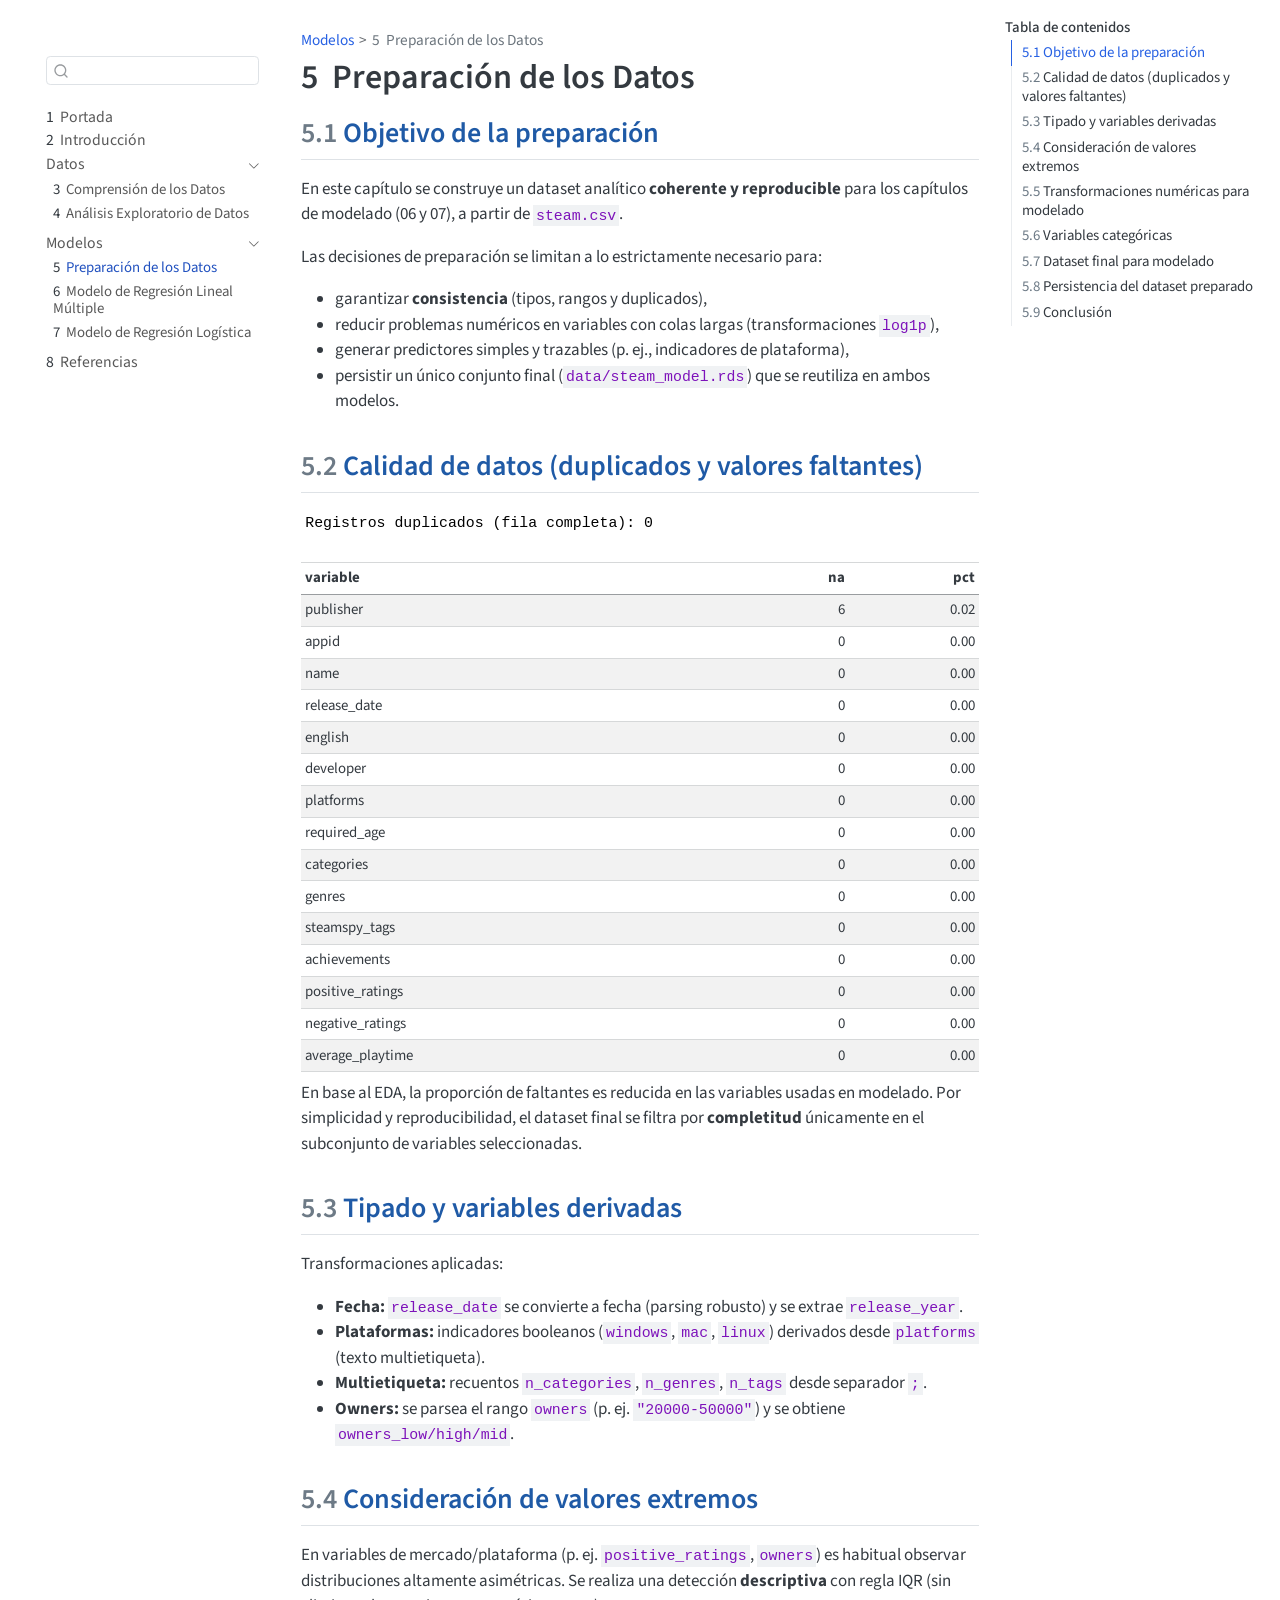
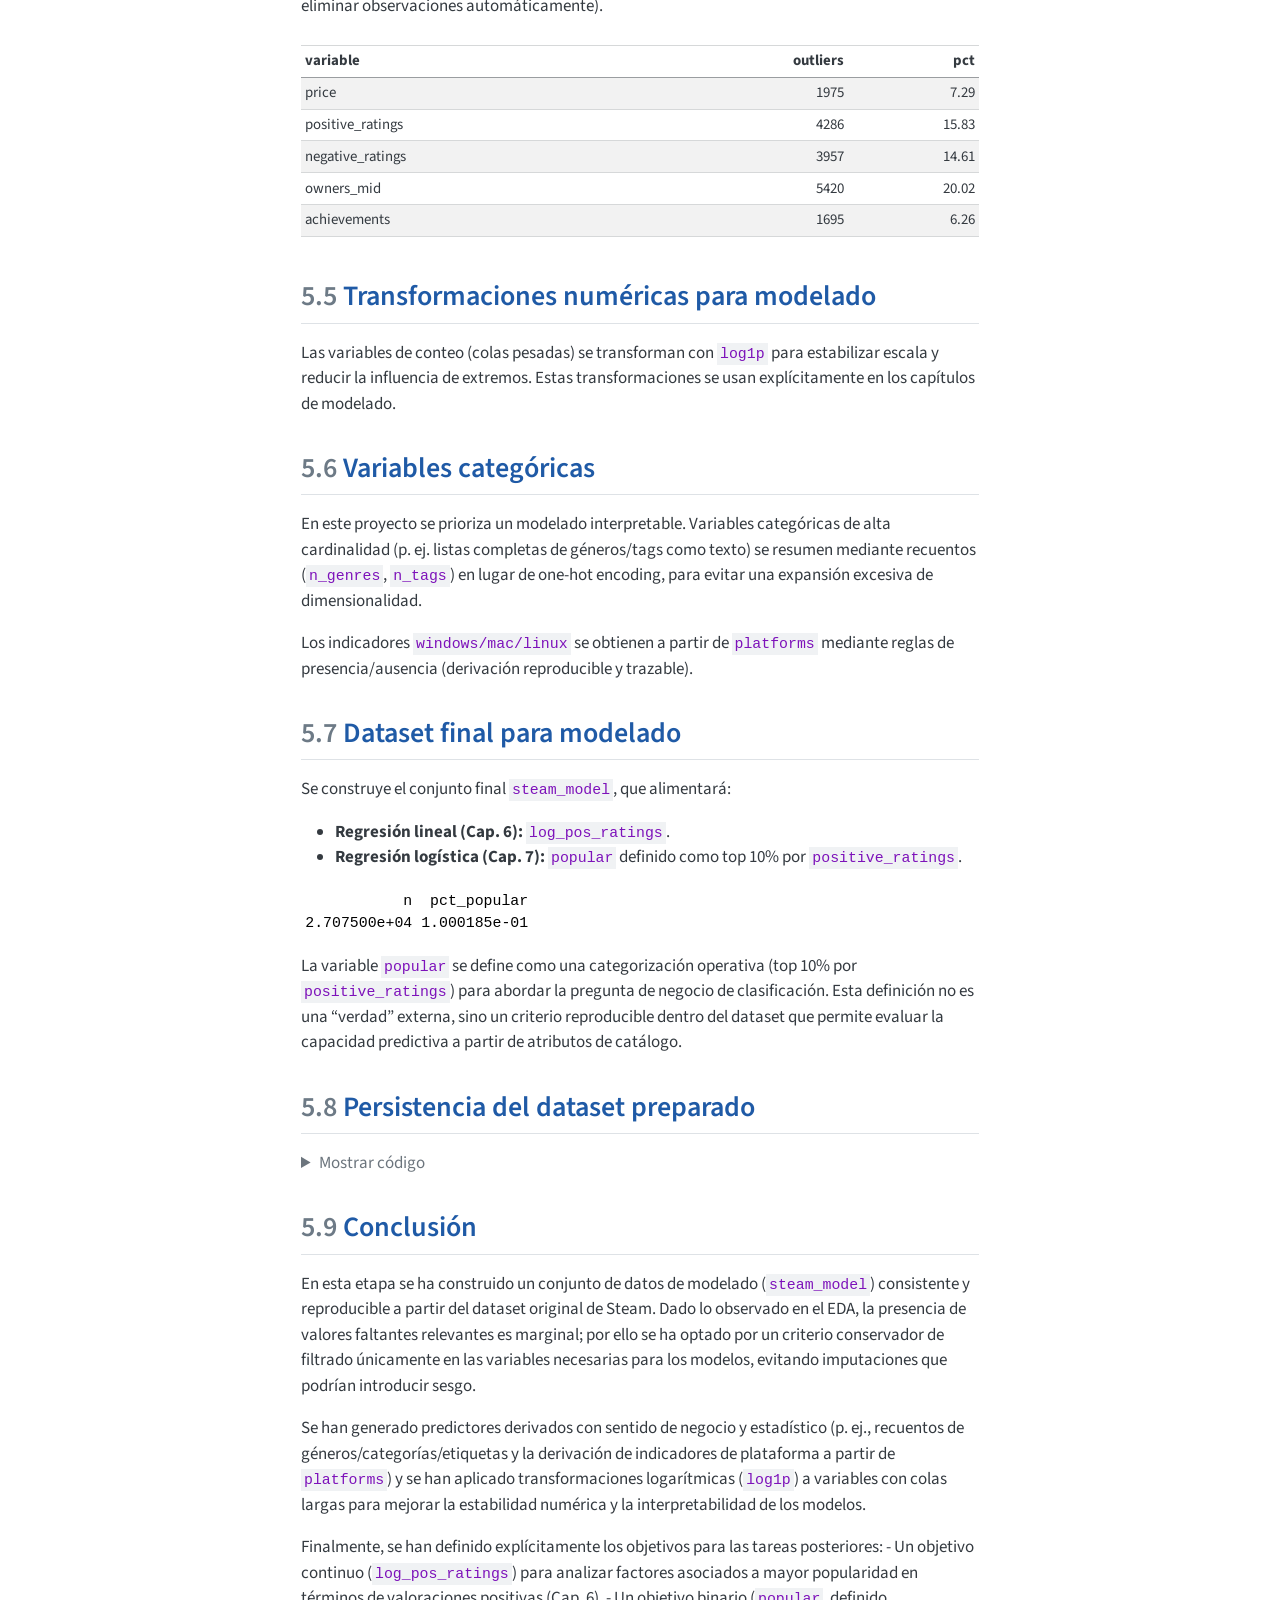
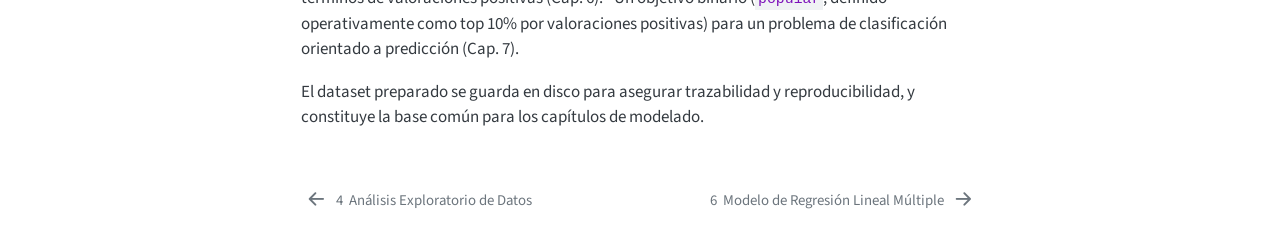
<file: _book/05-preparacion.html>
<!DOCTYPE html>
<html xmlns="http://www.w3.org/1999/xhtml" lang="es" xml:lang="es"><head>

<meta charset="utf-8">
<meta name="generator" content="quarto-1.8.25">

<meta name="viewport" content="width=device-width, initial-scale=1.0, user-scalable=yes">


<title>5&nbsp; Preparación de los Datos</title>
<style>
code{white-space: pre-wrap;}
span.smallcaps{font-variant: small-caps;}
div.columns{display: flex; gap: min(4vw, 1.5em);}
div.column{flex: auto; overflow-x: auto;}
div.hanging-indent{margin-left: 1.5em; text-indent: -1.5em;}
ul.task-list{list-style: none;}
ul.task-list li input[type="checkbox"] {
  width: 0.8em;
  margin: 0 0.8em 0.2em -1em; /* quarto-specific, see https://github.com/quarto-dev/quarto-cli/issues/4556 */ 
  vertical-align: middle;
}
/* CSS for syntax highlighting */
html { -webkit-text-size-adjust: 100%; }
pre > code.sourceCode { white-space: pre; position: relative; }
pre > code.sourceCode > span { display: inline-block; line-height: 1.25; }
pre > code.sourceCode > span:empty { height: 1.2em; }
.sourceCode { overflow: visible; }
code.sourceCode > span { color: inherit; text-decoration: inherit; }
div.sourceCode { margin: 1em 0; }
pre.sourceCode { margin: 0; }
@media screen {
div.sourceCode { overflow: auto; }
}
@media print {
pre > code.sourceCode { white-space: pre-wrap; }
pre > code.sourceCode > span { text-indent: -5em; padding-left: 5em; }
}
pre.numberSource code
  { counter-reset: source-line 0; }
pre.numberSource code > span
  { position: relative; left: -4em; counter-increment: source-line; }
pre.numberSource code > span > a:first-child::before
  { content: counter(source-line);
    position: relative; left: -1em; text-align: right; vertical-align: baseline;
    border: none; display: inline-block;
    -webkit-touch-callout: none; -webkit-user-select: none;
    -khtml-user-select: none; -moz-user-select: none;
    -ms-user-select: none; user-select: none;
    padding: 0 4px; width: 4em;
  }
pre.numberSource { margin-left: 3em;  padding-left: 4px; }
div.sourceCode
  {   }
@media screen {
pre > code.sourceCode > span > a:first-child::before { text-decoration: underline; }
}
</style>


<script src="site_libs/quarto-nav/quarto-nav.js"></script>
<script src="site_libs/quarto-nav/headroom.min.js"></script>
<script src="site_libs/clipboard/clipboard.min.js"></script>
<script src="site_libs/quarto-search/autocomplete.umd.js"></script>
<script src="site_libs/quarto-search/fuse.min.js"></script>
<script src="site_libs/quarto-search/quarto-search.js"></script>
<meta name="quarto:offset" content="./">
<link href="./06-regresion-lineal.html" rel="next">
<link href="./04-eda.html" rel="prev">
<script src="site_libs/quarto-html/quarto.js" type="module"></script>
<script src="site_libs/quarto-html/tabsets/tabsets.js" type="module"></script>
<script src="site_libs/quarto-html/axe/axe-check.js" type="module"></script>
<script src="site_libs/quarto-html/popper.min.js"></script>
<script src="site_libs/quarto-html/tippy.umd.min.js"></script>
<script src="site_libs/quarto-html/anchor.min.js"></script>
<link href="site_libs/quarto-html/tippy.css" rel="stylesheet">
<link href="site_libs/quarto-html/quarto-syntax-highlighting-7b89279ff1a6dce999919e0e67d4d9ec.css" rel="stylesheet" id="quarto-text-highlighting-styles">
<script src="site_libs/bootstrap/bootstrap.min.js"></script>
<link href="site_libs/bootstrap/bootstrap-icons.css" rel="stylesheet">
<link href="site_libs/bootstrap/bootstrap-70a47bd5681a7291082a5b9f83d58762.min.css" rel="stylesheet" append-hash="true" id="quarto-bootstrap" data-mode="light">
<script id="quarto-search-options" type="application/json">{
  "location": "sidebar",
  "copy-button": false,
  "collapse-after": 3,
  "panel-placement": "start",
  "type": "textbox",
  "limit": 50,
  "keyboard-shortcut": [
    "f",
    "/",
    "s"
  ],
  "show-item-context": false,
  "language": {
    "search-no-results-text": "No se han encontrado resultados",
    "search-matching-documents-text": "documentos encontrados",
    "search-copy-link-title": "Copiar el enlace en la búsqueda",
    "search-hide-matches-text": "Ocultar resultados adicionales",
    "search-more-match-text": "resultado adicional en este documento",
    "search-more-matches-text": "resultados adicionales en este documento",
    "search-clear-button-title": "Borrar",
    "search-text-placeholder": "",
    "search-detached-cancel-button-title": "Cancelar",
    "search-submit-button-title": "Enviar",
    "search-label": "Buscar"
  }
}</script>


<link rel="stylesheet" href="styles.css">
</head>

<body class="nav-sidebar floating quarto-light">

<div id="quarto-search-results"></div>
  <header id="quarto-header" class="headroom fixed-top">
  <nav class="quarto-secondary-nav">
    <div class="container-fluid d-flex">
      <button type="button" class="quarto-btn-toggle btn" data-bs-toggle="collapse" role="button" data-bs-target=".quarto-sidebar-collapse-item" aria-controls="quarto-sidebar" aria-expanded="false" aria-label="Alternar barra lateral" onclick="if (window.quartoToggleHeadroom) { window.quartoToggleHeadroom(); }">
        <i class="bi bi-layout-text-sidebar-reverse"></i>
      </button>
        <nav class="quarto-page-breadcrumbs" aria-label="breadcrumb"><ol class="breadcrumb"><li class="breadcrumb-item"><a href="./05-preparacion.html">Modelos</a></li><li class="breadcrumb-item"><a href="./05-preparacion.html"><span class="chapter-number">5</span>&nbsp; <span class="chapter-title">Preparación de los Datos</span></a></li></ol></nav>
        <a class="flex-grow-1" role="navigation" data-bs-toggle="collapse" data-bs-target=".quarto-sidebar-collapse-item" aria-controls="quarto-sidebar" aria-expanded="false" aria-label="Alternar barra lateral" onclick="if (window.quartoToggleHeadroom) { window.quartoToggleHeadroom(); }">      
        </a>
      <button type="button" class="btn quarto-search-button" aria-label="Buscar" onclick="window.quartoOpenSearch();">
        <i class="bi bi-search"></i>
      </button>
    </div>
  </nav>
</header>
<!-- content -->
<div id="quarto-content" class="quarto-container page-columns page-rows-contents page-layout-article">
<!-- sidebar -->
  <nav id="quarto-sidebar" class="sidebar collapse collapse-horizontal quarto-sidebar-collapse-item sidebar-navigation floating overflow-auto">
    <div class="pt-lg-2 mt-2 text-left sidebar-header">
      <a href="./index.html" class="sidebar-logo-link">
      </a>
      </div>
        <div class="mt-2 flex-shrink-0 align-items-center">
        <div class="sidebar-search">
        <div id="quarto-search" class="" title="Buscar"></div>
        </div>
        </div>
    <div class="sidebar-menu-container"> 
    <ul class="list-unstyled mt-1">
        <li class="sidebar-item">
  <div class="sidebar-item-container"> 
  <a href="./index.html" class="sidebar-item-text sidebar-link">
 <span class="menu-text"><span class="chapter-number">1</span>&nbsp; <span class="chapter-title">Portada</span></span></a>
  </div>
</li>
        <li class="sidebar-item">
  <div class="sidebar-item-container"> 
  <a href="./02-introduccion.html" class="sidebar-item-text sidebar-link">
 <span class="menu-text"><span class="chapter-number">2</span>&nbsp; <span class="chapter-title">Introducción</span></span></a>
  </div>
</li>
        <li class="sidebar-item sidebar-item-section">
      <div class="sidebar-item-container"> 
            <a class="sidebar-item-text sidebar-link text-start" data-bs-toggle="collapse" data-bs-target="#quarto-sidebar-section-1" role="navigation" aria-expanded="true">
 <span class="menu-text">Datos</span></a>
          <a class="sidebar-item-toggle text-start" data-bs-toggle="collapse" data-bs-target="#quarto-sidebar-section-1" role="navigation" aria-expanded="true" aria-label="Alternar sección">
            <i class="bi bi-chevron-right ms-2"></i>
          </a> 
      </div>
      <ul id="quarto-sidebar-section-1" class="collapse list-unstyled sidebar-section depth1 show">  
          <li class="sidebar-item">
  <div class="sidebar-item-container"> 
  <a href="./03-comprension-datos.html" class="sidebar-item-text sidebar-link">
 <span class="menu-text"><span class="chapter-number">3</span>&nbsp; <span class="chapter-title">Comprensión de los Datos</span></span></a>
  </div>
</li>
          <li class="sidebar-item">
  <div class="sidebar-item-container"> 
  <a href="./04-eda.html" class="sidebar-item-text sidebar-link">
 <span class="menu-text"><span class="chapter-number">4</span>&nbsp; <span class="chapter-title">Análisis Exploratorio de Datos</span></span></a>
  </div>
</li>
      </ul>
  </li>
        <li class="sidebar-item sidebar-item-section">
      <div class="sidebar-item-container"> 
            <a class="sidebar-item-text sidebar-link text-start" data-bs-toggle="collapse" data-bs-target="#quarto-sidebar-section-2" role="navigation" aria-expanded="true">
 <span class="menu-text">Modelos</span></a>
          <a class="sidebar-item-toggle text-start" data-bs-toggle="collapse" data-bs-target="#quarto-sidebar-section-2" role="navigation" aria-expanded="true" aria-label="Alternar sección">
            <i class="bi bi-chevron-right ms-2"></i>
          </a> 
      </div>
      <ul id="quarto-sidebar-section-2" class="collapse list-unstyled sidebar-section depth1 show">  
          <li class="sidebar-item">
  <div class="sidebar-item-container"> 
  <a href="./05-preparacion.html" class="sidebar-item-text sidebar-link active">
 <span class="menu-text"><span class="chapter-number">5</span>&nbsp; <span class="chapter-title">Preparación de los Datos</span></span></a>
  </div>
</li>
          <li class="sidebar-item">
  <div class="sidebar-item-container"> 
  <a href="./06-regresion-lineal.html" class="sidebar-item-text sidebar-link">
 <span class="menu-text"><span class="chapter-number">6</span>&nbsp; <span class="chapter-title">Modelo de Regresión Lineal Múltiple</span></span></a>
  </div>
</li>
          <li class="sidebar-item">
  <div class="sidebar-item-container"> 
  <a href="./07-regresion-logistica.html" class="sidebar-item-text sidebar-link">
 <span class="menu-text"><span class="chapter-number">7</span>&nbsp; <span class="chapter-title">Modelo de Regresión Logística</span></span></a>
  </div>
</li>
      </ul>
  </li>
        <li class="sidebar-item">
  <div class="sidebar-item-container"> 
  <a href="./referencias.html" class="sidebar-item-text sidebar-link">
 <span class="menu-text"><span class="chapter-number">8</span>&nbsp; <span class="chapter-title">Referencias</span></span></a>
  </div>
</li>
    </ul>
    </div>
</nav>
<div id="quarto-sidebar-glass" class="quarto-sidebar-collapse-item" data-bs-toggle="collapse" data-bs-target=".quarto-sidebar-collapse-item"></div>
<!-- margin-sidebar -->
    <div id="quarto-margin-sidebar" class="sidebar margin-sidebar">
        <nav id="TOC" role="doc-toc" class="toc-active">
    <h2 id="toc-title">Tabla de contenidos</h2>
   
  <ul>
  <li><a href="#objetivo-de-la-preparación" id="toc-objetivo-de-la-preparación" class="nav-link active" data-scroll-target="#objetivo-de-la-preparación"><span class="header-section-number">5.1</span> Objetivo de la preparación</a></li>
  <li><a href="#calidad-de-datos-duplicados-y-valores-faltantes" id="toc-calidad-de-datos-duplicados-y-valores-faltantes" class="nav-link" data-scroll-target="#calidad-de-datos-duplicados-y-valores-faltantes"><span class="header-section-number">5.2</span> Calidad de datos (duplicados y valores faltantes)</a></li>
  <li><a href="#tipado-y-variables-derivadas" id="toc-tipado-y-variables-derivadas" class="nav-link" data-scroll-target="#tipado-y-variables-derivadas"><span class="header-section-number">5.3</span> Tipado y variables derivadas</a></li>
  <li><a href="#consideración-de-valores-extremos" id="toc-consideración-de-valores-extremos" class="nav-link" data-scroll-target="#consideración-de-valores-extremos"><span class="header-section-number">5.4</span> Consideración de valores extremos</a></li>
  <li><a href="#transformaciones-numéricas-para-modelado" id="toc-transformaciones-numéricas-para-modelado" class="nav-link" data-scroll-target="#transformaciones-numéricas-para-modelado"><span class="header-section-number">5.5</span> Transformaciones numéricas para modelado</a></li>
  <li><a href="#variables-categóricas" id="toc-variables-categóricas" class="nav-link" data-scroll-target="#variables-categóricas"><span class="header-section-number">5.6</span> Variables categóricas</a></li>
  <li><a href="#dataset-final-para-modelado" id="toc-dataset-final-para-modelado" class="nav-link" data-scroll-target="#dataset-final-para-modelado"><span class="header-section-number">5.7</span> Dataset final para modelado</a></li>
  <li><a href="#persistencia-del-dataset-preparado" id="toc-persistencia-del-dataset-preparado" class="nav-link" data-scroll-target="#persistencia-del-dataset-preparado"><span class="header-section-number">5.8</span> Persistencia del dataset preparado</a></li>
  <li><a href="#conclusión" id="toc-conclusión" class="nav-link" data-scroll-target="#conclusión"><span class="header-section-number">5.9</span> Conclusión</a></li>
  </ul>
</nav>
    </div>
<!-- main -->
<main class="content" id="quarto-document-content">

<header id="title-block-header" class="quarto-title-block default"><nav class="quarto-page-breadcrumbs quarto-title-breadcrumbs d-none d-lg-block" aria-label="breadcrumb"><ol class="breadcrumb"><li class="breadcrumb-item"><a href="./05-preparacion.html">Modelos</a></li><li class="breadcrumb-item"><a href="./05-preparacion.html"><span class="chapter-number">5</span>&nbsp; <span class="chapter-title">Preparación de los Datos</span></a></li></ol></nav>
<div class="quarto-title">
<h1 class="title"><span class="chapter-number">5</span>&nbsp; <span class="chapter-title">Preparación de los Datos</span></h1>
</div>



<div class="quarto-title-meta">

    
  
    
  </div>
  


</header>


<section id="objetivo-de-la-preparación" class="level2" data-number="5.1">
<h2 data-number="5.1" class="anchored" data-anchor-id="objetivo-de-la-preparación"><span class="header-section-number">5.1</span> Objetivo de la preparación</h2>
<p>En este capítulo se construye un dataset analítico <strong>coherente y reproducible</strong> para los capítulos de modelado (06 y 07), a partir de <code>steam.csv</code>.</p>
<p>Las decisiones de preparación se limitan a lo estrictamente necesario para:</p>
<ul>
<li>garantizar <strong>consistencia</strong> (tipos, rangos y duplicados),</li>
<li>reducir problemas numéricos en variables con colas largas (transformaciones <code>log1p</code>),</li>
<li>generar predictores simples y trazables (p.&nbsp;ej., indicadores de plataforma),</li>
<li>persistir un único conjunto final (<code>data/steam_model.rds</code>) que se reutiliza en ambos modelos.</li>
</ul>
</section>
<section id="calidad-de-datos-duplicados-y-valores-faltantes" class="level2" data-number="5.2">
<h2 data-number="5.2" class="anchored" data-anchor-id="calidad-de-datos-duplicados-y-valores-faltantes"><span class="header-section-number">5.2</span> Calidad de datos (duplicados y valores faltantes)</h2>
<div class="cell">
<div class="cell-output cell-output-stdout">
<pre><code>Registros duplicados (fila completa): 0 </code></pre>
</div>
</div>
<div class="cell">
<div class="cell-output-display">
<table class="caption-top table table-sm table-striped small">
<thead>
<tr class="header">
<th style="text-align: left;">variable</th>
<th style="text-align: right;">na</th>
<th style="text-align: right;">pct</th>
</tr>
</thead>
<tbody>
<tr class="odd">
<td style="text-align: left;">publisher</td>
<td style="text-align: right;">6</td>
<td style="text-align: right;">0.02</td>
</tr>
<tr class="even">
<td style="text-align: left;">appid</td>
<td style="text-align: right;">0</td>
<td style="text-align: right;">0.00</td>
</tr>
<tr class="odd">
<td style="text-align: left;">name</td>
<td style="text-align: right;">0</td>
<td style="text-align: right;">0.00</td>
</tr>
<tr class="even">
<td style="text-align: left;">release_date</td>
<td style="text-align: right;">0</td>
<td style="text-align: right;">0.00</td>
</tr>
<tr class="odd">
<td style="text-align: left;">english</td>
<td style="text-align: right;">0</td>
<td style="text-align: right;">0.00</td>
</tr>
<tr class="even">
<td style="text-align: left;">developer</td>
<td style="text-align: right;">0</td>
<td style="text-align: right;">0.00</td>
</tr>
<tr class="odd">
<td style="text-align: left;">platforms</td>
<td style="text-align: right;">0</td>
<td style="text-align: right;">0.00</td>
</tr>
<tr class="even">
<td style="text-align: left;">required_age</td>
<td style="text-align: right;">0</td>
<td style="text-align: right;">0.00</td>
</tr>
<tr class="odd">
<td style="text-align: left;">categories</td>
<td style="text-align: right;">0</td>
<td style="text-align: right;">0.00</td>
</tr>
<tr class="even">
<td style="text-align: left;">genres</td>
<td style="text-align: right;">0</td>
<td style="text-align: right;">0.00</td>
</tr>
<tr class="odd">
<td style="text-align: left;">steamspy_tags</td>
<td style="text-align: right;">0</td>
<td style="text-align: right;">0.00</td>
</tr>
<tr class="even">
<td style="text-align: left;">achievements</td>
<td style="text-align: right;">0</td>
<td style="text-align: right;">0.00</td>
</tr>
<tr class="odd">
<td style="text-align: left;">positive_ratings</td>
<td style="text-align: right;">0</td>
<td style="text-align: right;">0.00</td>
</tr>
<tr class="even">
<td style="text-align: left;">negative_ratings</td>
<td style="text-align: right;">0</td>
<td style="text-align: right;">0.00</td>
</tr>
<tr class="odd">
<td style="text-align: left;">average_playtime</td>
<td style="text-align: right;">0</td>
<td style="text-align: right;">0.00</td>
</tr>
</tbody>
</table>
</div>
</div>
<p>En base al EDA, la proporción de faltantes es reducida en las variables usadas en modelado. Por simplicidad y reproducibilidad, el dataset final se filtra por <strong>completitud</strong> únicamente en el subconjunto de variables seleccionadas.</p>
</section>
<section id="tipado-y-variables-derivadas" class="level2" data-number="5.3">
<h2 data-number="5.3" class="anchored" data-anchor-id="tipado-y-variables-derivadas"><span class="header-section-number">5.3</span> Tipado y variables derivadas</h2>
<p>Transformaciones aplicadas:</p>
<ul>
<li><strong>Fecha:</strong> <code>release_date</code> se convierte a fecha (parsing robusto) y se extrae <code>release_year</code>.</li>
<li><strong>Plataformas:</strong> indicadores booleanos (<code>windows</code>, <code>mac</code>, <code>linux</code>) derivados desde <code>platforms</code> (texto multietiqueta).</li>
<li><strong>Multietiqueta:</strong> recuentos <code>n_categories</code>, <code>n_genres</code>, <code>n_tags</code> desde separador <code>;</code>.</li>
<li><strong>Owners:</strong> se parsea el rango <code>owners</code> (p.&nbsp;ej. <code>"20000-50000"</code>) y se obtiene <code>owners_low/high/mid</code>.</li>
</ul>
</section>
<section id="consideración-de-valores-extremos" class="level2" data-number="5.4">
<h2 data-number="5.4" class="anchored" data-anchor-id="consideración-de-valores-extremos"><span class="header-section-number">5.4</span> Consideración de valores extremos</h2>
<p>En variables de mercado/plataforma (p.&nbsp;ej. <code>positive_ratings</code>, <code>owners</code>) es habitual observar distribuciones altamente asimétricas. Se realiza una detección <strong>descriptiva</strong> con regla IQR (sin eliminar observaciones automáticamente).</p>
<div class="cell">
<div class="cell-output-display">
<table class="caption-top table table-sm table-striped small">
<thead>
<tr class="header">
<th style="text-align: left;">variable</th>
<th style="text-align: right;">outliers</th>
<th style="text-align: right;">pct</th>
</tr>
</thead>
<tbody>
<tr class="odd">
<td style="text-align: left;">price</td>
<td style="text-align: right;">1975</td>
<td style="text-align: right;">7.29</td>
</tr>
<tr class="even">
<td style="text-align: left;">positive_ratings</td>
<td style="text-align: right;">4286</td>
<td style="text-align: right;">15.83</td>
</tr>
<tr class="odd">
<td style="text-align: left;">negative_ratings</td>
<td style="text-align: right;">3957</td>
<td style="text-align: right;">14.61</td>
</tr>
<tr class="even">
<td style="text-align: left;">owners_mid</td>
<td style="text-align: right;">5420</td>
<td style="text-align: right;">20.02</td>
</tr>
<tr class="odd">
<td style="text-align: left;">achievements</td>
<td style="text-align: right;">1695</td>
<td style="text-align: right;">6.26</td>
</tr>
</tbody>
</table>
</div>
</div>
</section>
<section id="transformaciones-numéricas-para-modelado" class="level2" data-number="5.5">
<h2 data-number="5.5" class="anchored" data-anchor-id="transformaciones-numéricas-para-modelado"><span class="header-section-number">5.5</span> Transformaciones numéricas para modelado</h2>
<p>Las variables de conteo (colas pesadas) se transforman con <code>log1p</code> para estabilizar escala y reducir la influencia de extremos. Estas transformaciones se usan explícitamente en los capítulos de modelado.</p>
</section>
<section id="variables-categóricas" class="level2" data-number="5.6">
<h2 data-number="5.6" class="anchored" data-anchor-id="variables-categóricas"><span class="header-section-number">5.6</span> Variables categóricas</h2>
<p>En este proyecto se prioriza un modelado interpretable. Variables categóricas de alta cardinalidad (p.&nbsp;ej. listas completas de géneros/tags como texto) se resumen mediante recuentos (<code>n_genres</code>, <code>n_tags</code>) en lugar de one-hot encoding, para evitar una expansión excesiva de dimensionalidad.</p>
<p>Los indicadores <code>windows/mac/linux</code> se obtienen a partir de <code>platforms</code> mediante reglas de presencia/ausencia (derivación reproducible y trazable).</p>
</section>
<section id="dataset-final-para-modelado" class="level2" data-number="5.7">
<h2 data-number="5.7" class="anchored" data-anchor-id="dataset-final-para-modelado"><span class="header-section-number">5.7</span> Dataset final para modelado</h2>
<p>Se construye el conjunto final <code>steam_model</code>, que alimentará:</p>
<ul>
<li><strong>Regresión lineal (Cap. 6):</strong> <code>log_pos_ratings</code>.</li>
<li><strong>Regresión logística (Cap. 7):</strong> <code>popular</code> definido como top 10% por <code>positive_ratings</code>.</li>
</ul>
<div class="cell">
<div class="cell-output cell-output-stdout">
<pre><code>           n  pct_popular 
2.707500e+04 1.000185e-01 </code></pre>
</div>
</div>
<p>La variable <code>popular</code> se define como una categorización operativa (top 10% por <code>positive_ratings</code>) para abordar la pregunta de negocio de clasificación. Esta definición no es una “verdad” externa, sino un criterio reproducible dentro del dataset que permite evaluar la capacidad predictiva a partir de atributos de catálogo.</p>
</section>
<section id="persistencia-del-dataset-preparado" class="level2" data-number="5.8">
<h2 data-number="5.8" class="anchored" data-anchor-id="persistencia-del-dataset-preparado"><span class="header-section-number">5.8</span> Persistencia del dataset preparado</h2>
<div class="cell">
<details class="code-fold">
<summary>Mostrar código</summary>
<div class="code-copy-outer-scaffold"><div class="sourceCode cell-code" id="cb3"><pre class="sourceCode r code-with-copy"><code class="sourceCode r"><span id="cb3-1"><a href="#cb3-1" aria-hidden="true" tabindex="-1"></a><span class="fu">saveRDS</span>(steam_model, <span class="fu">file.path</span>(<span class="st">"data"</span>, <span class="st">"steam_model.rds"</span>))</span>
<span id="cb3-2"><a href="#cb3-2" aria-hidden="true" tabindex="-1"></a></span>
<span id="cb3-3"><a href="#cb3-3" aria-hidden="true" tabindex="-1"></a><span class="co"># Export opcional a CSV</span></span>
<span id="cb3-4"><a href="#cb3-4" aria-hidden="true" tabindex="-1"></a><span class="cf">if</span> (<span class="fu">requireNamespace</span>(<span class="st">"readr"</span>, <span class="at">quietly =</span> <span class="cn">TRUE</span>)) {</span>
<span id="cb3-5"><a href="#cb3-5" aria-hidden="true" tabindex="-1"></a>  readr<span class="sc">::</span><span class="fu">write_csv</span>(steam_model, <span class="fu">file.path</span>(<span class="st">"data"</span>, <span class="st">"steam_model.csv"</span>))</span>
<span id="cb3-6"><a href="#cb3-6" aria-hidden="true" tabindex="-1"></a>} <span class="cf">else</span> {</span>
<span id="cb3-7"><a href="#cb3-7" aria-hidden="true" tabindex="-1"></a>  <span class="fu">write.csv</span>(steam_model, <span class="fu">file.path</span>(<span class="st">"data"</span>, <span class="st">"steam_model.csv"</span>), <span class="at">row.names =</span> <span class="cn">FALSE</span>)</span>
<span id="cb3-8"><a href="#cb3-8" aria-hidden="true" tabindex="-1"></a>}</span></code></pre></div><button title="Copiar al portapapeles" class="code-copy-button"><i class="bi"></i></button></div>
</details>
</div>
</section>
<section id="conclusión" class="level2" data-number="5.9">
<h2 data-number="5.9" class="anchored" data-anchor-id="conclusión"><span class="header-section-number">5.9</span> Conclusión</h2>
<p>En esta etapa se ha construido un conjunto de datos de modelado (<code>steam_model</code>) consistente y reproducible a partir del dataset original de Steam. Dado lo observado en el EDA, la presencia de valores faltantes relevantes es marginal; por ello se ha optado por un criterio conservador de filtrado únicamente en las variables necesarias para los modelos, evitando imputaciones que podrían introducir sesgo.</p>
<p>Se han generado predictores derivados con sentido de negocio y estadístico (p.&nbsp;ej., recuentos de géneros/categorías/etiquetas y la derivación de indicadores de plataforma a partir de <code>platforms</code>) y se han aplicado transformaciones logarítmicas (<code>log1p</code>) a variables con colas largas para mejorar la estabilidad numérica y la interpretabilidad de los modelos.</p>
<p>Finalmente, se han definido explícitamente los objetivos para las tareas posteriores: - Un objetivo continuo (<code>log_pos_ratings</code>) para analizar factores asociados a mayor popularidad en términos de valoraciones positivas (Cap. 6). - Un objetivo binario (<code>popular</code>, definido operativamente como top 10% por valoraciones positivas) para un problema de clasificación orientado a predicción (Cap. 7).</p>
<p>El dataset preparado se guarda en disco para asegurar trazabilidad y reproducibilidad, y constituye la base común para los capítulos de modelado.</p>


</section>

</main> <!-- /main -->
<script id="quarto-html-after-body" type="application/javascript">
  window.document.addEventListener("DOMContentLoaded", function (event) {
    const icon = "";
    const anchorJS = new window.AnchorJS();
    anchorJS.options = {
      placement: 'right',
      icon: icon
    };
    anchorJS.add('.anchored');
    const isCodeAnnotation = (el) => {
      for (const clz of el.classList) {
        if (clz.startsWith('code-annotation-')) {                     
          return true;
        }
      }
      return false;
    }
    const onCopySuccess = function(e) {
      // button target
      const button = e.trigger;
      // don't keep focus
      button.blur();
      // flash "checked"
      button.classList.add('code-copy-button-checked');
      var currentTitle = button.getAttribute("title");
      button.setAttribute("title", "Copiado");
      let tooltip;
      if (window.bootstrap) {
        button.setAttribute("data-bs-toggle", "tooltip");
        button.setAttribute("data-bs-placement", "left");
        button.setAttribute("data-bs-title", "Copiado");
        tooltip = new bootstrap.Tooltip(button, 
          { trigger: "manual", 
            customClass: "code-copy-button-tooltip",
            offset: [0, -8]});
        tooltip.show();    
      }
      setTimeout(function() {
        if (tooltip) {
          tooltip.hide();
          button.removeAttribute("data-bs-title");
          button.removeAttribute("data-bs-toggle");
          button.removeAttribute("data-bs-placement");
        }
        button.setAttribute("title", currentTitle);
        button.classList.remove('code-copy-button-checked');
      }, 1000);
      // clear code selection
      e.clearSelection();
    }
    const getTextToCopy = function(trigger) {
      const outerScaffold = trigger.parentElement.cloneNode(true);
      const codeEl = outerScaffold.querySelector('code');
      for (const childEl of codeEl.children) {
        if (isCodeAnnotation(childEl)) {
          childEl.remove();
        }
      }
      return codeEl.innerText;
    }
    const clipboard = new window.ClipboardJS('.code-copy-button:not([data-in-quarto-modal])', {
      text: getTextToCopy
    });
    clipboard.on('success', onCopySuccess);
    if (window.document.getElementById('quarto-embedded-source-code-modal')) {
      const clipboardModal = new window.ClipboardJS('.code-copy-button[data-in-quarto-modal]', {
        text: getTextToCopy,
        container: window.document.getElementById('quarto-embedded-source-code-modal')
      });
      clipboardModal.on('success', onCopySuccess);
    }
      var localhostRegex = new RegExp(/^(?:http|https):\/\/localhost\:?[0-9]*\//);
      var mailtoRegex = new RegExp(/^mailto:/);
        var filterRegex = new RegExp('/' + window.location.host + '/');
      var isInternal = (href) => {
          return filterRegex.test(href) || localhostRegex.test(href) || mailtoRegex.test(href);
      }
      // Inspect non-navigation links and adorn them if external
     var links = window.document.querySelectorAll('a[href]:not(.nav-link):not(.navbar-brand):not(.toc-action):not(.sidebar-link):not(.sidebar-item-toggle):not(.pagination-link):not(.no-external):not([aria-hidden]):not(.dropdown-item):not(.quarto-navigation-tool):not(.about-link)');
      for (var i=0; i<links.length; i++) {
        const link = links[i];
        if (!isInternal(link.href)) {
          // undo the damage that might have been done by quarto-nav.js in the case of
          // links that we want to consider external
          if (link.dataset.originalHref !== undefined) {
            link.href = link.dataset.originalHref;
          }
        }
      }
    function tippyHover(el, contentFn, onTriggerFn, onUntriggerFn) {
      const config = {
        allowHTML: true,
        maxWidth: 500,
        delay: 100,
        arrow: false,
        appendTo: function(el) {
            return el.parentElement;
        },
        interactive: true,
        interactiveBorder: 10,
        theme: 'quarto',
        placement: 'bottom-start',
      };
      if (contentFn) {
        config.content = contentFn;
      }
      if (onTriggerFn) {
        config.onTrigger = onTriggerFn;
      }
      if (onUntriggerFn) {
        config.onUntrigger = onUntriggerFn;
      }
      window.tippy(el, config); 
    }
    const noterefs = window.document.querySelectorAll('a[role="doc-noteref"]');
    for (var i=0; i<noterefs.length; i++) {
      const ref = noterefs[i];
      tippyHover(ref, function() {
        // use id or data attribute instead here
        let href = ref.getAttribute('data-footnote-href') || ref.getAttribute('href');
        try { href = new URL(href).hash; } catch {}
        const id = href.replace(/^#\/?/, "");
        const note = window.document.getElementById(id);
        if (note) {
          return note.innerHTML;
        } else {
          return "";
        }
      });
    }
    const xrefs = window.document.querySelectorAll('a.quarto-xref');
    const processXRef = (id, note) => {
      // Strip column container classes
      const stripColumnClz = (el) => {
        el.classList.remove("page-full", "page-columns");
        if (el.children) {
          for (const child of el.children) {
            stripColumnClz(child);
          }
        }
      }
      stripColumnClz(note)
      if (id === null || id.startsWith('sec-')) {
        // Special case sections, only their first couple elements
        const container = document.createElement("div");
        if (note.children && note.children.length > 2) {
          container.appendChild(note.children[0].cloneNode(true));
          for (let i = 1; i < note.children.length; i++) {
            const child = note.children[i];
            if (child.tagName === "P" && child.innerText === "") {
              continue;
            } else {
              container.appendChild(child.cloneNode(true));
              break;
            }
          }
          if (window.Quarto?.typesetMath) {
            window.Quarto.typesetMath(container);
          }
          return container.innerHTML
        } else {
          if (window.Quarto?.typesetMath) {
            window.Quarto.typesetMath(note);
          }
          return note.innerHTML;
        }
      } else {
        // Remove any anchor links if they are present
        const anchorLink = note.querySelector('a.anchorjs-link');
        if (anchorLink) {
          anchorLink.remove();
        }
        if (window.Quarto?.typesetMath) {
          window.Quarto.typesetMath(note);
        }
        if (note.classList.contains("callout")) {
          return note.outerHTML;
        } else {
          return note.innerHTML;
        }
      }
    }
    for (var i=0; i<xrefs.length; i++) {
      const xref = xrefs[i];
      tippyHover(xref, undefined, function(instance) {
        instance.disable();
        let url = xref.getAttribute('href');
        let hash = undefined; 
        if (url.startsWith('#')) {
          hash = url;
        } else {
          try { hash = new URL(url).hash; } catch {}
        }
        if (hash) {
          const id = hash.replace(/^#\/?/, "");
          const note = window.document.getElementById(id);
          if (note !== null) {
            try {
              const html = processXRef(id, note.cloneNode(true));
              instance.setContent(html);
            } finally {
              instance.enable();
              instance.show();
            }
          } else {
            // See if we can fetch this
            fetch(url.split('#')[0])
            .then(res => res.text())
            .then(html => {
              const parser = new DOMParser();
              const htmlDoc = parser.parseFromString(html, "text/html");
              const note = htmlDoc.getElementById(id);
              if (note !== null) {
                const html = processXRef(id, note);
                instance.setContent(html);
              } 
            }).finally(() => {
              instance.enable();
              instance.show();
            });
          }
        } else {
          // See if we can fetch a full url (with no hash to target)
          // This is a special case and we should probably do some content thinning / targeting
          fetch(url)
          .then(res => res.text())
          .then(html => {
            const parser = new DOMParser();
            const htmlDoc = parser.parseFromString(html, "text/html");
            const note = htmlDoc.querySelector('main.content');
            if (note !== null) {
              // This should only happen for chapter cross references
              // (since there is no id in the URL)
              // remove the first header
              if (note.children.length > 0 && note.children[0].tagName === "HEADER") {
                note.children[0].remove();
              }
              const html = processXRef(null, note);
              instance.setContent(html);
            } 
          }).finally(() => {
            instance.enable();
            instance.show();
          });
        }
      }, function(instance) {
      });
    }
        let selectedAnnoteEl;
        const selectorForAnnotation = ( cell, annotation) => {
          let cellAttr = 'data-code-cell="' + cell + '"';
          let lineAttr = 'data-code-annotation="' +  annotation + '"';
          const selector = 'span[' + cellAttr + '][' + lineAttr + ']';
          return selector;
        }
        const selectCodeLines = (annoteEl) => {
          const doc = window.document;
          const targetCell = annoteEl.getAttribute("data-target-cell");
          const targetAnnotation = annoteEl.getAttribute("data-target-annotation");
          const annoteSpan = window.document.querySelector(selectorForAnnotation(targetCell, targetAnnotation));
          const lines = annoteSpan.getAttribute("data-code-lines").split(",");
          const lineIds = lines.map((line) => {
            return targetCell + "-" + line;
          })
          let top = null;
          let height = null;
          let parent = null;
          if (lineIds.length > 0) {
              //compute the position of the single el (top and bottom and make a div)
              const el = window.document.getElementById(lineIds[0]);
              top = el.offsetTop;
              height = el.offsetHeight;
              parent = el.parentElement.parentElement;
            if (lineIds.length > 1) {
              const lastEl = window.document.getElementById(lineIds[lineIds.length - 1]);
              const bottom = lastEl.offsetTop + lastEl.offsetHeight;
              height = bottom - top;
            }
            if (top !== null && height !== null && parent !== null) {
              // cook up a div (if necessary) and position it 
              let div = window.document.getElementById("code-annotation-line-highlight");
              if (div === null) {
                div = window.document.createElement("div");
                div.setAttribute("id", "code-annotation-line-highlight");
                div.style.position = 'absolute';
                parent.appendChild(div);
              }
              div.style.top = top - 2 + "px";
              div.style.height = height + 4 + "px";
              div.style.left = 0;
              let gutterDiv = window.document.getElementById("code-annotation-line-highlight-gutter");
              if (gutterDiv === null) {
                gutterDiv = window.document.createElement("div");
                gutterDiv.setAttribute("id", "code-annotation-line-highlight-gutter");
                gutterDiv.style.position = 'absolute';
                const codeCell = window.document.getElementById(targetCell);
                const gutter = codeCell.querySelector('.code-annotation-gutter');
                gutter.appendChild(gutterDiv);
              }
              gutterDiv.style.top = top - 2 + "px";
              gutterDiv.style.height = height + 4 + "px";
            }
            selectedAnnoteEl = annoteEl;
          }
        };
        const unselectCodeLines = () => {
          const elementsIds = ["code-annotation-line-highlight", "code-annotation-line-highlight-gutter"];
          elementsIds.forEach((elId) => {
            const div = window.document.getElementById(elId);
            if (div) {
              div.remove();
            }
          });
          selectedAnnoteEl = undefined;
        };
          // Handle positioning of the toggle
      window.addEventListener(
        "resize",
        throttle(() => {
          elRect = undefined;
          if (selectedAnnoteEl) {
            selectCodeLines(selectedAnnoteEl);
          }
        }, 10)
      );
      function throttle(fn, ms) {
      let throttle = false;
      let timer;
        return (...args) => {
          if(!throttle) { // first call gets through
              fn.apply(this, args);
              throttle = true;
          } else { // all the others get throttled
              if(timer) clearTimeout(timer); // cancel #2
              timer = setTimeout(() => {
                fn.apply(this, args);
                timer = throttle = false;
              }, ms);
          }
        };
      }
        // Attach click handler to the DT
        const annoteDls = window.document.querySelectorAll('dt[data-target-cell]');
        for (const annoteDlNode of annoteDls) {
          annoteDlNode.addEventListener('click', (event) => {
            const clickedEl = event.target;
            if (clickedEl !== selectedAnnoteEl) {
              unselectCodeLines();
              const activeEl = window.document.querySelector('dt[data-target-cell].code-annotation-active');
              if (activeEl) {
                activeEl.classList.remove('code-annotation-active');
              }
              selectCodeLines(clickedEl);
              clickedEl.classList.add('code-annotation-active');
            } else {
              // Unselect the line
              unselectCodeLines();
              clickedEl.classList.remove('code-annotation-active');
            }
          });
        }
    const findCites = (el) => {
      const parentEl = el.parentElement;
      if (parentEl) {
        const cites = parentEl.dataset.cites;
        if (cites) {
          return {
            el,
            cites: cites.split(' ')
          };
        } else {
          return findCites(el.parentElement)
        }
      } else {
        return undefined;
      }
    };
    var bibliorefs = window.document.querySelectorAll('a[role="doc-biblioref"]');
    for (var i=0; i<bibliorefs.length; i++) {
      const ref = bibliorefs[i];
      const citeInfo = findCites(ref);
      if (citeInfo) {
        tippyHover(citeInfo.el, function() {
          var popup = window.document.createElement('div');
          citeInfo.cites.forEach(function(cite) {
            var citeDiv = window.document.createElement('div');
            citeDiv.classList.add('hanging-indent');
            citeDiv.classList.add('csl-entry');
            var biblioDiv = window.document.getElementById('ref-' + cite);
            if (biblioDiv) {
              citeDiv.innerHTML = biblioDiv.innerHTML;
            }
            popup.appendChild(citeDiv);
          });
          return popup.innerHTML;
        });
      }
    }
  });
  </script>
<nav class="page-navigation">
  <div class="nav-page nav-page-previous">
      <a href="./04-eda.html" class="pagination-link" aria-label="Análisis Exploratorio de Datos">
        <i class="bi bi-arrow-left-short"></i> <span class="nav-page-text"><span class="chapter-number">4</span>&nbsp; <span class="chapter-title">Análisis Exploratorio de Datos</span></span>
      </a>          
  </div>
  <div class="nav-page nav-page-next">
      <a href="./06-regresion-lineal.html" class="pagination-link" aria-label="Modelo de Regresión Lineal Múltiple">
        <span class="nav-page-text"><span class="chapter-number">6</span>&nbsp; <span class="chapter-title">Modelo de Regresión Lineal Múltiple</span></span> <i class="bi bi-arrow-right-short"></i>
      </a>
  </div>
</nav>
</div> <!-- /content -->




</body></html>
</file>
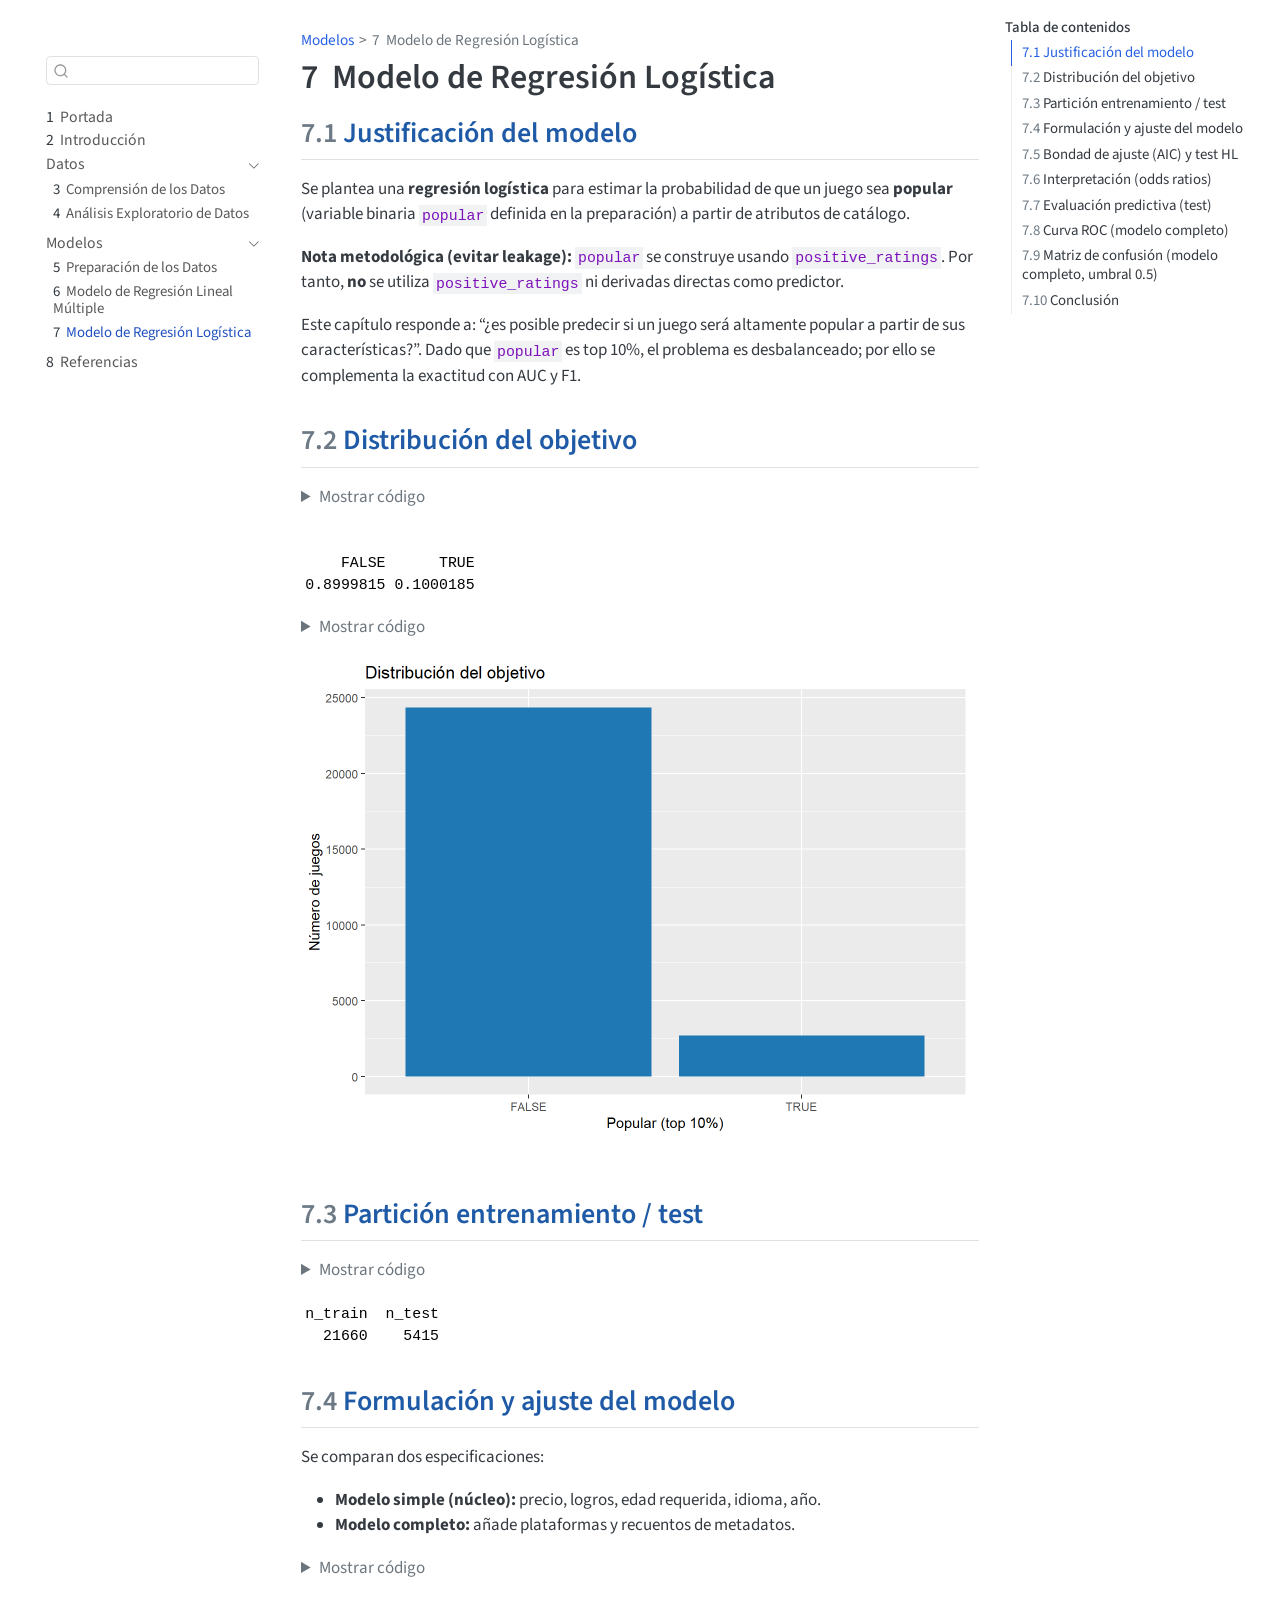
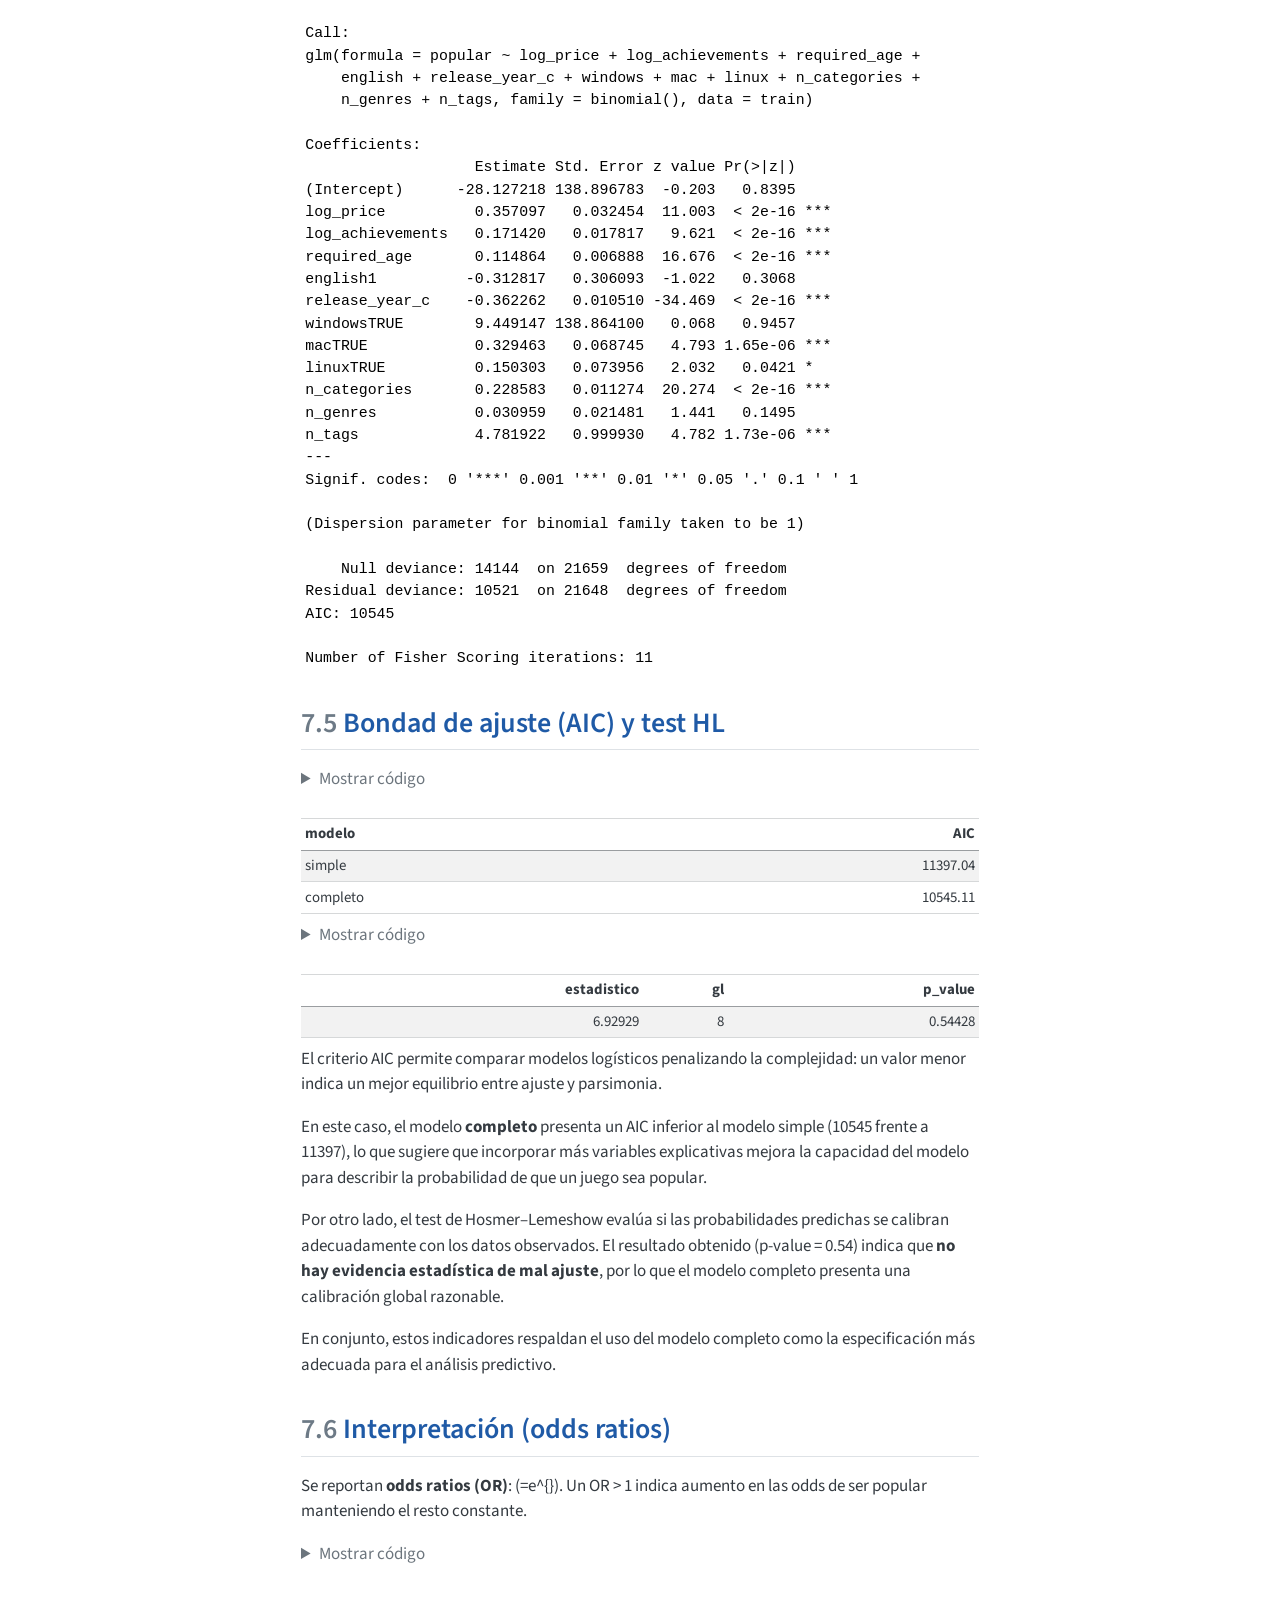
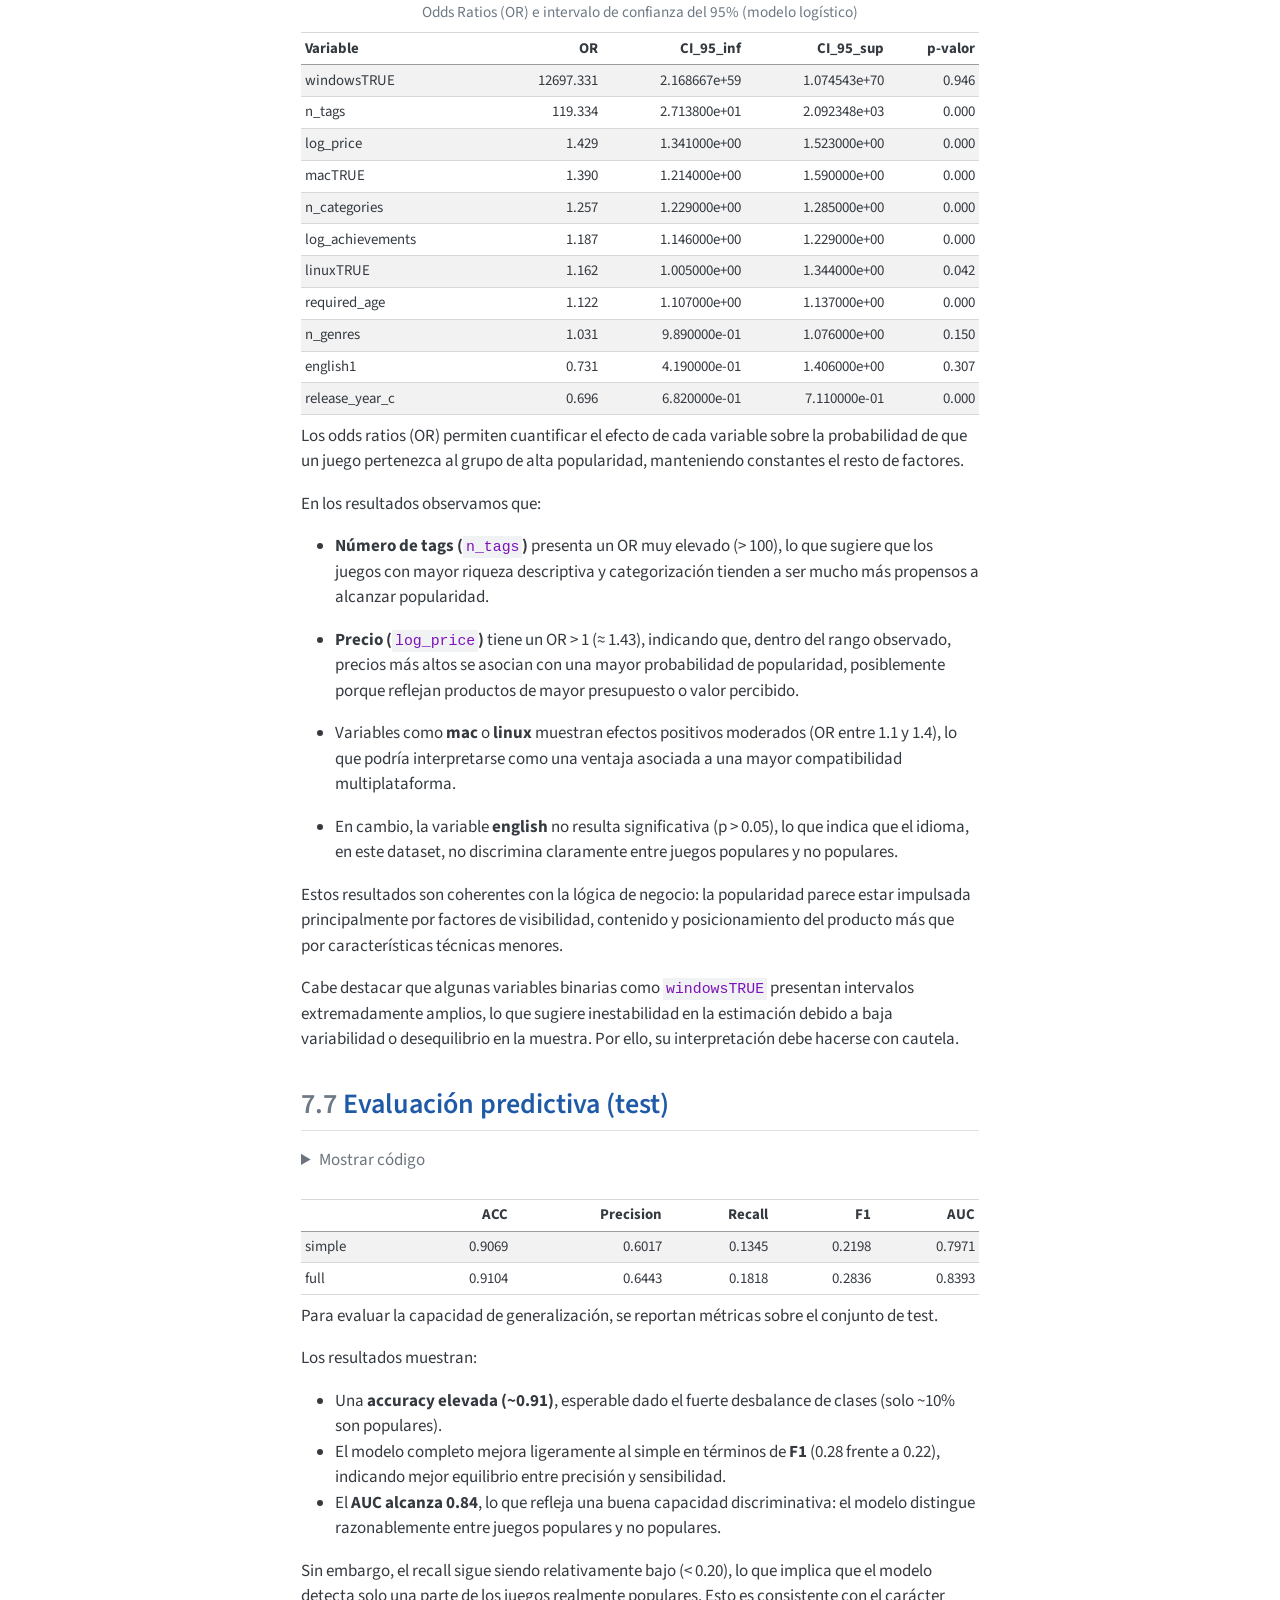
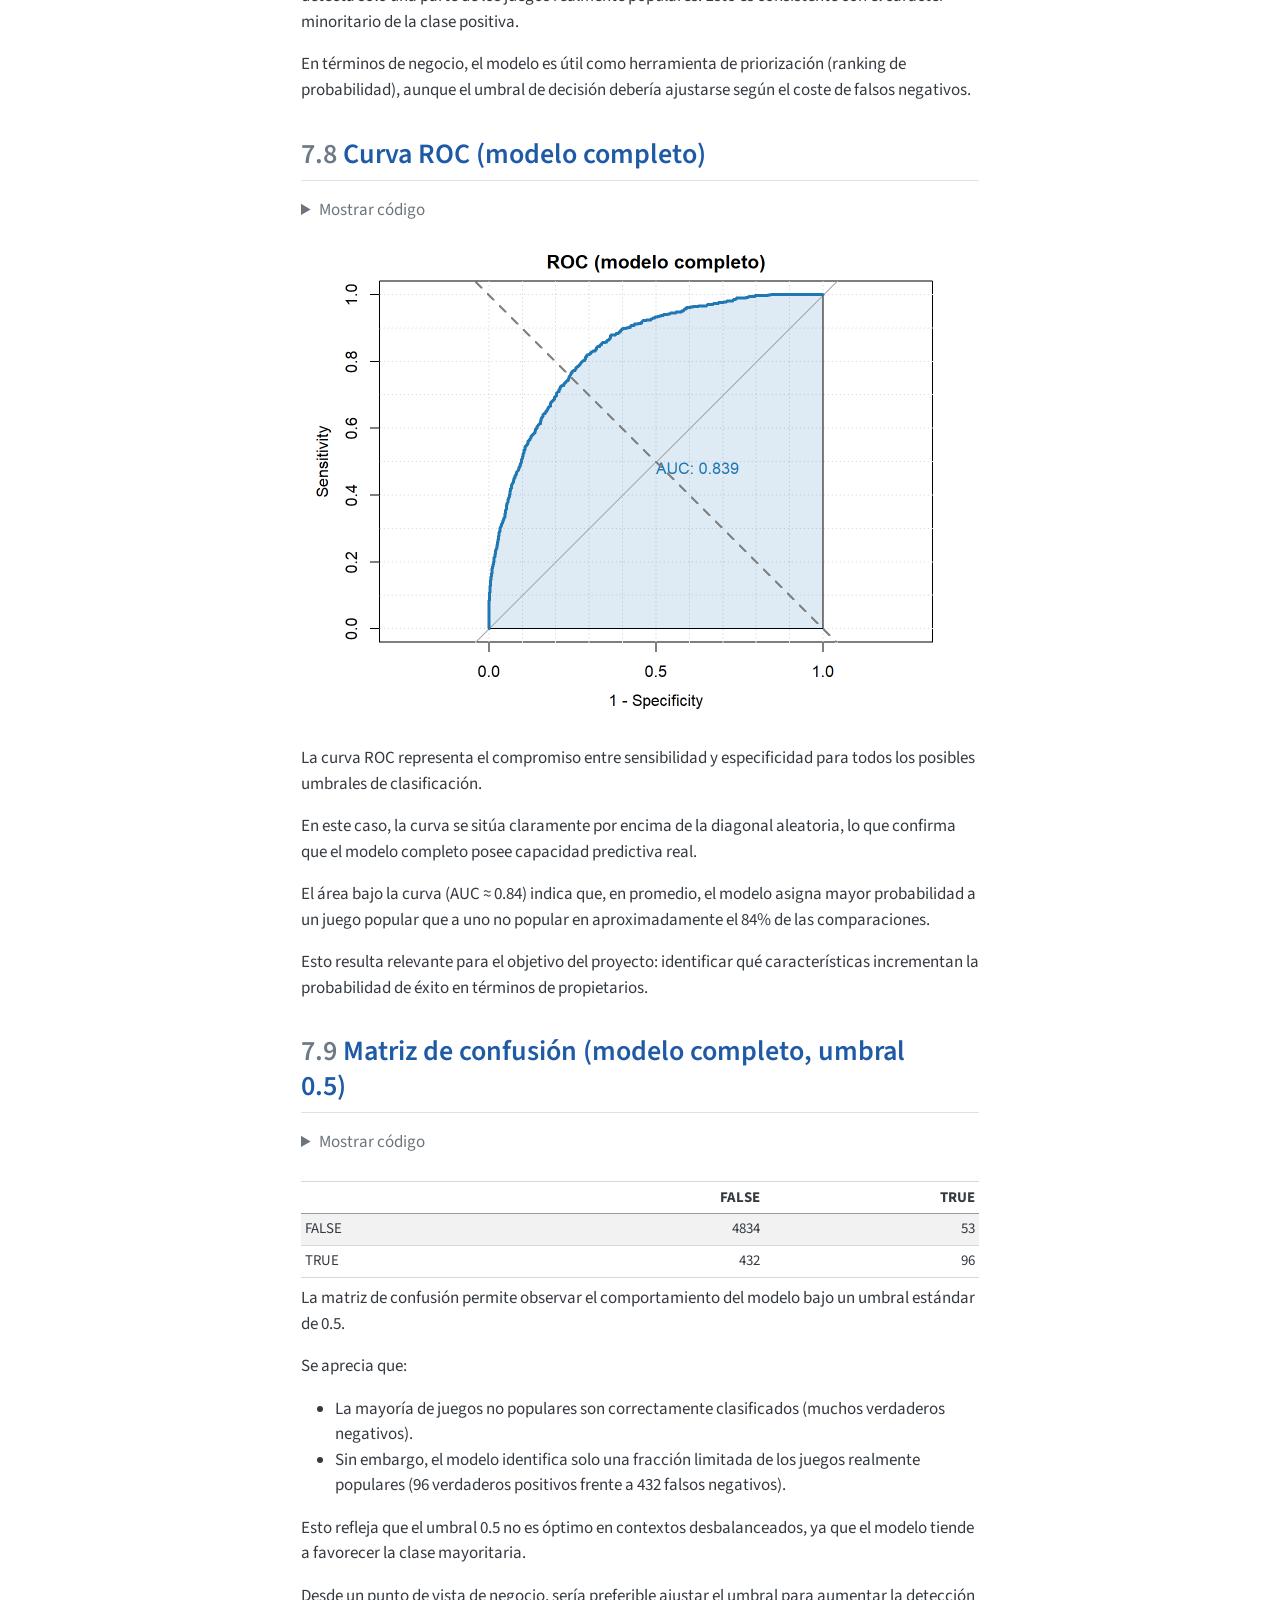
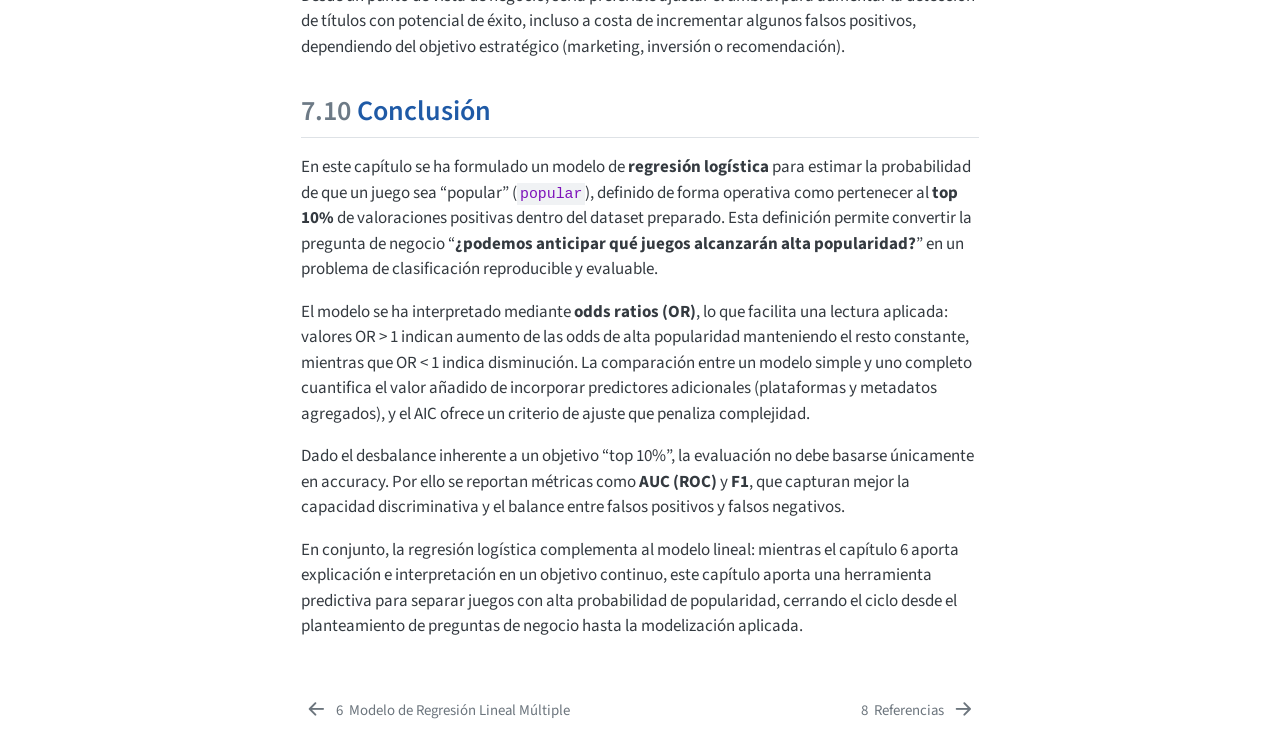
<file: _book/07-regresion-logistica.html>
<!DOCTYPE html>
<html xmlns="http://www.w3.org/1999/xhtml" lang="es" xml:lang="es"><head>

<meta charset="utf-8">
<meta name="generator" content="quarto-1.8.25">

<meta name="viewport" content="width=device-width, initial-scale=1.0, user-scalable=yes">


<title>7&nbsp; Modelo de Regresión Logística</title>
<style>
code{white-space: pre-wrap;}
span.smallcaps{font-variant: small-caps;}
div.columns{display: flex; gap: min(4vw, 1.5em);}
div.column{flex: auto; overflow-x: auto;}
div.hanging-indent{margin-left: 1.5em; text-indent: -1.5em;}
ul.task-list{list-style: none;}
ul.task-list li input[type="checkbox"] {
  width: 0.8em;
  margin: 0 0.8em 0.2em -1em; /* quarto-specific, see https://github.com/quarto-dev/quarto-cli/issues/4556 */ 
  vertical-align: middle;
}
/* CSS for syntax highlighting */
html { -webkit-text-size-adjust: 100%; }
pre > code.sourceCode { white-space: pre; position: relative; }
pre > code.sourceCode > span { display: inline-block; line-height: 1.25; }
pre > code.sourceCode > span:empty { height: 1.2em; }
.sourceCode { overflow: visible; }
code.sourceCode > span { color: inherit; text-decoration: inherit; }
div.sourceCode { margin: 1em 0; }
pre.sourceCode { margin: 0; }
@media screen {
div.sourceCode { overflow: auto; }
}
@media print {
pre > code.sourceCode { white-space: pre-wrap; }
pre > code.sourceCode > span { text-indent: -5em; padding-left: 5em; }
}
pre.numberSource code
  { counter-reset: source-line 0; }
pre.numberSource code > span
  { position: relative; left: -4em; counter-increment: source-line; }
pre.numberSource code > span > a:first-child::before
  { content: counter(source-line);
    position: relative; left: -1em; text-align: right; vertical-align: baseline;
    border: none; display: inline-block;
    -webkit-touch-callout: none; -webkit-user-select: none;
    -khtml-user-select: none; -moz-user-select: none;
    -ms-user-select: none; user-select: none;
    padding: 0 4px; width: 4em;
  }
pre.numberSource { margin-left: 3em;  padding-left: 4px; }
div.sourceCode
  {   }
@media screen {
pre > code.sourceCode > span > a:first-child::before { text-decoration: underline; }
}
</style>


<script src="site_libs/quarto-nav/quarto-nav.js"></script>
<script src="site_libs/quarto-nav/headroom.min.js"></script>
<script src="site_libs/clipboard/clipboard.min.js"></script>
<script src="site_libs/quarto-search/autocomplete.umd.js"></script>
<script src="site_libs/quarto-search/fuse.min.js"></script>
<script src="site_libs/quarto-search/quarto-search.js"></script>
<meta name="quarto:offset" content="./">
<link href="./referencias.html" rel="next">
<link href="./06-regresion-lineal.html" rel="prev">
<script src="site_libs/quarto-html/quarto.js" type="module"></script>
<script src="site_libs/quarto-html/tabsets/tabsets.js" type="module"></script>
<script src="site_libs/quarto-html/axe/axe-check.js" type="module"></script>
<script src="site_libs/quarto-html/popper.min.js"></script>
<script src="site_libs/quarto-html/tippy.umd.min.js"></script>
<script src="site_libs/quarto-html/anchor.min.js"></script>
<link href="site_libs/quarto-html/tippy.css" rel="stylesheet">
<link href="site_libs/quarto-html/quarto-syntax-highlighting-7b89279ff1a6dce999919e0e67d4d9ec.css" rel="stylesheet" id="quarto-text-highlighting-styles">
<script src="site_libs/bootstrap/bootstrap.min.js"></script>
<link href="site_libs/bootstrap/bootstrap-icons.css" rel="stylesheet">
<link href="site_libs/bootstrap/bootstrap-70a47bd5681a7291082a5b9f83d58762.min.css" rel="stylesheet" append-hash="true" id="quarto-bootstrap" data-mode="light">
<script id="quarto-search-options" type="application/json">{
  "location": "sidebar",
  "copy-button": false,
  "collapse-after": 3,
  "panel-placement": "start",
  "type": "textbox",
  "limit": 50,
  "keyboard-shortcut": [
    "f",
    "/",
    "s"
  ],
  "show-item-context": false,
  "language": {
    "search-no-results-text": "No se han encontrado resultados",
    "search-matching-documents-text": "documentos encontrados",
    "search-copy-link-title": "Copiar el enlace en la búsqueda",
    "search-hide-matches-text": "Ocultar resultados adicionales",
    "search-more-match-text": "resultado adicional en este documento",
    "search-more-matches-text": "resultados adicionales en este documento",
    "search-clear-button-title": "Borrar",
    "search-text-placeholder": "",
    "search-detached-cancel-button-title": "Cancelar",
    "search-submit-button-title": "Enviar",
    "search-label": "Buscar"
  }
}</script>


<link rel="stylesheet" href="styles.css">
</head>

<body class="nav-sidebar floating quarto-light">

<div id="quarto-search-results"></div>
  <header id="quarto-header" class="headroom fixed-top">
  <nav class="quarto-secondary-nav">
    <div class="container-fluid d-flex">
      <button type="button" class="quarto-btn-toggle btn" data-bs-toggle="collapse" role="button" data-bs-target=".quarto-sidebar-collapse-item" aria-controls="quarto-sidebar" aria-expanded="false" aria-label="Alternar barra lateral" onclick="if (window.quartoToggleHeadroom) { window.quartoToggleHeadroom(); }">
        <i class="bi bi-layout-text-sidebar-reverse"></i>
      </button>
        <nav class="quarto-page-breadcrumbs" aria-label="breadcrumb"><ol class="breadcrumb"><li class="breadcrumb-item"><a href="./05-preparacion.html">Modelos</a></li><li class="breadcrumb-item"><a href="./07-regresion-logistica.html"><span class="chapter-number">7</span>&nbsp; <span class="chapter-title">Modelo de Regresión Logística</span></a></li></ol></nav>
        <a class="flex-grow-1" role="navigation" data-bs-toggle="collapse" data-bs-target=".quarto-sidebar-collapse-item" aria-controls="quarto-sidebar" aria-expanded="false" aria-label="Alternar barra lateral" onclick="if (window.quartoToggleHeadroom) { window.quartoToggleHeadroom(); }">      
        </a>
      <button type="button" class="btn quarto-search-button" aria-label="Buscar" onclick="window.quartoOpenSearch();">
        <i class="bi bi-search"></i>
      </button>
    </div>
  </nav>
</header>
<!-- content -->
<div id="quarto-content" class="quarto-container page-columns page-rows-contents page-layout-article">
<!-- sidebar -->
  <nav id="quarto-sidebar" class="sidebar collapse collapse-horizontal quarto-sidebar-collapse-item sidebar-navigation floating overflow-auto">
    <div class="pt-lg-2 mt-2 text-left sidebar-header">
      <a href="./index.html" class="sidebar-logo-link">
      </a>
      </div>
        <div class="mt-2 flex-shrink-0 align-items-center">
        <div class="sidebar-search">
        <div id="quarto-search" class="" title="Buscar"></div>
        </div>
        </div>
    <div class="sidebar-menu-container"> 
    <ul class="list-unstyled mt-1">
        <li class="sidebar-item">
  <div class="sidebar-item-container"> 
  <a href="./index.html" class="sidebar-item-text sidebar-link">
 <span class="menu-text"><span class="chapter-number">1</span>&nbsp; <span class="chapter-title">Portada</span></span></a>
  </div>
</li>
        <li class="sidebar-item">
  <div class="sidebar-item-container"> 
  <a href="./02-introduccion.html" class="sidebar-item-text sidebar-link">
 <span class="menu-text"><span class="chapter-number">2</span>&nbsp; <span class="chapter-title">Introducción</span></span></a>
  </div>
</li>
        <li class="sidebar-item sidebar-item-section">
      <div class="sidebar-item-container"> 
            <a class="sidebar-item-text sidebar-link text-start" data-bs-toggle="collapse" data-bs-target="#quarto-sidebar-section-1" role="navigation" aria-expanded="true">
 <span class="menu-text">Datos</span></a>
          <a class="sidebar-item-toggle text-start" data-bs-toggle="collapse" data-bs-target="#quarto-sidebar-section-1" role="navigation" aria-expanded="true" aria-label="Alternar sección">
            <i class="bi bi-chevron-right ms-2"></i>
          </a> 
      </div>
      <ul id="quarto-sidebar-section-1" class="collapse list-unstyled sidebar-section depth1 show">  
          <li class="sidebar-item">
  <div class="sidebar-item-container"> 
  <a href="./03-comprension-datos.html" class="sidebar-item-text sidebar-link">
 <span class="menu-text"><span class="chapter-number">3</span>&nbsp; <span class="chapter-title">Comprensión de los Datos</span></span></a>
  </div>
</li>
          <li class="sidebar-item">
  <div class="sidebar-item-container"> 
  <a href="./04-eda.html" class="sidebar-item-text sidebar-link">
 <span class="menu-text"><span class="chapter-number">4</span>&nbsp; <span class="chapter-title">Análisis Exploratorio de Datos</span></span></a>
  </div>
</li>
      </ul>
  </li>
        <li class="sidebar-item sidebar-item-section">
      <div class="sidebar-item-container"> 
            <a class="sidebar-item-text sidebar-link text-start" data-bs-toggle="collapse" data-bs-target="#quarto-sidebar-section-2" role="navigation" aria-expanded="true">
 <span class="menu-text">Modelos</span></a>
          <a class="sidebar-item-toggle text-start" data-bs-toggle="collapse" data-bs-target="#quarto-sidebar-section-2" role="navigation" aria-expanded="true" aria-label="Alternar sección">
            <i class="bi bi-chevron-right ms-2"></i>
          </a> 
      </div>
      <ul id="quarto-sidebar-section-2" class="collapse list-unstyled sidebar-section depth1 show">  
          <li class="sidebar-item">
  <div class="sidebar-item-container"> 
  <a href="./05-preparacion.html" class="sidebar-item-text sidebar-link">
 <span class="menu-text"><span class="chapter-number">5</span>&nbsp; <span class="chapter-title">Preparación de los Datos</span></span></a>
  </div>
</li>
          <li class="sidebar-item">
  <div class="sidebar-item-container"> 
  <a href="./06-regresion-lineal.html" class="sidebar-item-text sidebar-link">
 <span class="menu-text"><span class="chapter-number">6</span>&nbsp; <span class="chapter-title">Modelo de Regresión Lineal Múltiple</span></span></a>
  </div>
</li>
          <li class="sidebar-item">
  <div class="sidebar-item-container"> 
  <a href="./07-regresion-logistica.html" class="sidebar-item-text sidebar-link active">
 <span class="menu-text"><span class="chapter-number">7</span>&nbsp; <span class="chapter-title">Modelo de Regresión Logística</span></span></a>
  </div>
</li>
      </ul>
  </li>
        <li class="sidebar-item">
  <div class="sidebar-item-container"> 
  <a href="./referencias.html" class="sidebar-item-text sidebar-link">
 <span class="menu-text"><span class="chapter-number">8</span>&nbsp; <span class="chapter-title">Referencias</span></span></a>
  </div>
</li>
    </ul>
    </div>
</nav>
<div id="quarto-sidebar-glass" class="quarto-sidebar-collapse-item" data-bs-toggle="collapse" data-bs-target=".quarto-sidebar-collapse-item"></div>
<!-- margin-sidebar -->
    <div id="quarto-margin-sidebar" class="sidebar margin-sidebar">
        <nav id="TOC" role="doc-toc" class="toc-active">
    <h2 id="toc-title">Tabla de contenidos</h2>
   
  <ul>
  <li><a href="#justificación-del-modelo" id="toc-justificación-del-modelo" class="nav-link active" data-scroll-target="#justificación-del-modelo"><span class="header-section-number">7.1</span> Justificación del modelo</a></li>
  <li><a href="#distribución-del-objetivo" id="toc-distribución-del-objetivo" class="nav-link" data-scroll-target="#distribución-del-objetivo"><span class="header-section-number">7.2</span> Distribución del objetivo</a></li>
  <li><a href="#partición-entrenamiento-test" id="toc-partición-entrenamiento-test" class="nav-link" data-scroll-target="#partición-entrenamiento-test"><span class="header-section-number">7.3</span> Partición entrenamiento / test</a></li>
  <li><a href="#formulación-y-ajuste-del-modelo" id="toc-formulación-y-ajuste-del-modelo" class="nav-link" data-scroll-target="#formulación-y-ajuste-del-modelo"><span class="header-section-number">7.4</span> Formulación y ajuste del modelo</a></li>
  <li><a href="#bondad-de-ajuste-aic-y-test-hl" id="toc-bondad-de-ajuste-aic-y-test-hl" class="nav-link" data-scroll-target="#bondad-de-ajuste-aic-y-test-hl"><span class="header-section-number">7.5</span> Bondad de ajuste (AIC) y test HL</a></li>
  <li><a href="#interpretación-odds-ratios" id="toc-interpretación-odds-ratios" class="nav-link" data-scroll-target="#interpretación-odds-ratios"><span class="header-section-number">7.6</span> Interpretación (odds ratios)</a></li>
  <li><a href="#evaluación-predictiva-test" id="toc-evaluación-predictiva-test" class="nav-link" data-scroll-target="#evaluación-predictiva-test"><span class="header-section-number">7.7</span> Evaluación predictiva (test)</a></li>
  <li><a href="#curva-roc-modelo-completo" id="toc-curva-roc-modelo-completo" class="nav-link" data-scroll-target="#curva-roc-modelo-completo"><span class="header-section-number">7.8</span> Curva ROC (modelo completo)</a></li>
  <li><a href="#matriz-de-confusión-modelo-completo-umbral-0.5" id="toc-matriz-de-confusión-modelo-completo-umbral-0.5" class="nav-link" data-scroll-target="#matriz-de-confusión-modelo-completo-umbral-0.5"><span class="header-section-number">7.9</span> Matriz de confusión (modelo completo, umbral 0.5)</a></li>
  <li><a href="#conclusión" id="toc-conclusión" class="nav-link" data-scroll-target="#conclusión"><span class="header-section-number">7.10</span> Conclusión</a></li>
  </ul>
</nav>
    </div>
<!-- main -->
<main class="content" id="quarto-document-content">

<header id="title-block-header" class="quarto-title-block default"><nav class="quarto-page-breadcrumbs quarto-title-breadcrumbs d-none d-lg-block" aria-label="breadcrumb"><ol class="breadcrumb"><li class="breadcrumb-item"><a href="./05-preparacion.html">Modelos</a></li><li class="breadcrumb-item"><a href="./07-regresion-logistica.html"><span class="chapter-number">7</span>&nbsp; <span class="chapter-title">Modelo de Regresión Logística</span></a></li></ol></nav>
<div class="quarto-title">
<h1 class="title"><span class="chapter-number">7</span>&nbsp; <span class="chapter-title">Modelo de Regresión Logística</span></h1>
</div>



<div class="quarto-title-meta">

    
  
    
  </div>
  


</header>


<section id="justificación-del-modelo" class="level2" data-number="7.1">
<h2 data-number="7.1" class="anchored" data-anchor-id="justificación-del-modelo"><span class="header-section-number">7.1</span> Justificación del modelo</h2>
<p>Se plantea una <strong>regresión logística</strong> para estimar la probabilidad de que un juego sea <strong>popular</strong> (variable binaria <code>popular</code> definida en la preparación) a partir de atributos de catálogo.</p>
<p><strong>Nota metodológica (evitar leakage):</strong> <code>popular</code> se construye usando <code>positive_ratings</code>. Por tanto, <strong>no</strong> se utiliza <code>positive_ratings</code> ni derivadas directas como predictor.</p>
<p>Este capítulo responde a: “¿es posible predecir si un juego será altamente popular a partir de sus características?”. Dado que <code>popular</code> es top 10%, el problema es desbalanceado; por ello se complementa la exactitud con AUC y F1.</p>
</section>
<section id="distribución-del-objetivo" class="level2" data-number="7.2">
<h2 data-number="7.2" class="anchored" data-anchor-id="distribución-del-objetivo"><span class="header-section-number">7.2</span> Distribución del objetivo</h2>
<div class="cell">
<details class="code-fold">
<summary>Mostrar código</summary>
<div class="code-copy-outer-scaffold"><div class="sourceCode cell-code" id="cb1"><pre class="sourceCode r code-with-copy"><code class="sourceCode r"><span id="cb1-1"><a href="#cb1-1" aria-hidden="true" tabindex="-1"></a><span class="fu">prop.table</span>(<span class="fu">table</span>(steam_model<span class="sc">$</span>popular))</span></code></pre></div><button title="Copiar al portapapeles" class="code-copy-button"><i class="bi"></i></button></div>
</details>
<div class="cell-output cell-output-stdout">
<pre><code>
    FALSE      TRUE 
0.8999815 0.1000185 </code></pre>
</div>
</div>
<div class="cell">
<details class="code-fold">
<summary>Mostrar código</summary>
<div class="code-copy-outer-scaffold"><div class="sourceCode cell-code" id="cb3"><pre class="sourceCode r code-with-copy"><code class="sourceCode r"><span id="cb3-1"><a href="#cb3-1" aria-hidden="true" tabindex="-1"></a><span class="fu">ggplot</span>(steam_model, <span class="fu">aes</span>(<span class="at">x =</span> popular)) <span class="sc">+</span></span>
<span id="cb3-2"><a href="#cb3-2" aria-hidden="true" tabindex="-1"></a>  <span class="fu">geom_bar</span>(<span class="at">fill =</span> <span class="st">"#1f77b4"</span>) <span class="sc">+</span></span>
<span id="cb3-3"><a href="#cb3-3" aria-hidden="true" tabindex="-1"></a>  <span class="fu">labs</span>(<span class="at">x =</span> <span class="st">"Popular (top 10%)"</span>, <span class="at">y =</span> <span class="st">"Número de juegos"</span>, <span class="at">title =</span> <span class="st">"Distribución del objetivo"</span>)</span></code></pre></div><button title="Copiar al portapapeles" class="code-copy-button"><i class="bi"></i></button></div>
</details>
<div class="cell-output-display">
<div>
<figure class="figure">
<p><img src="07-regresion-logistica_files/figure-html/logit-y-bar-1.png" class="img-fluid figure-img" width="672"></p>
</figure>
</div>
</div>
</div>
</section>
<section id="partición-entrenamiento-test" class="level2" data-number="7.3">
<h2 data-number="7.3" class="anchored" data-anchor-id="partición-entrenamiento-test"><span class="header-section-number">7.3</span> Partición entrenamiento / test</h2>
<div class="cell">
<details class="code-fold">
<summary>Mostrar código</summary>
<div class="code-copy-outer-scaffold"><div class="sourceCode cell-code" id="cb4"><pre class="sourceCode r code-with-copy"><code class="sourceCode r"><span id="cb4-1"><a href="#cb4-1" aria-hidden="true" tabindex="-1"></a><span class="fu">set.seed</span>(<span class="dv">123</span>)</span>
<span id="cb4-2"><a href="#cb4-2" aria-hidden="true" tabindex="-1"></a>n <span class="ot">&lt;-</span> <span class="fu">nrow</span>(steam_model)</span>
<span id="cb4-3"><a href="#cb4-3" aria-hidden="true" tabindex="-1"></a>idx <span class="ot">&lt;-</span> <span class="fu">sample.int</span>(n, <span class="at">size =</span> <span class="fu">floor</span>(<span class="fl">0.8</span> <span class="sc">*</span> n))</span>
<span id="cb4-4"><a href="#cb4-4" aria-hidden="true" tabindex="-1"></a></span>
<span id="cb4-5"><a href="#cb4-5" aria-hidden="true" tabindex="-1"></a>train <span class="ot">&lt;-</span> steam_model[idx, ]</span>
<span id="cb4-6"><a href="#cb4-6" aria-hidden="true" tabindex="-1"></a>test  <span class="ot">&lt;-</span> steam_model[<span class="sc">-</span>idx, ]</span>
<span id="cb4-7"><a href="#cb4-7" aria-hidden="true" tabindex="-1"></a></span>
<span id="cb4-8"><a href="#cb4-8" aria-hidden="true" tabindex="-1"></a><span class="co"># Centrado del año en entrenamiento</span></span>
<span id="cb4-9"><a href="#cb4-9" aria-hidden="true" tabindex="-1"></a>center_year <span class="ot">&lt;-</span> <span class="fu">mean</span>(train<span class="sc">$</span>release_year, <span class="at">na.rm =</span> <span class="cn">TRUE</span>)</span>
<span id="cb4-10"><a href="#cb4-10" aria-hidden="true" tabindex="-1"></a>train <span class="ot">&lt;-</span> train <span class="sc">%&gt;%</span> <span class="fu">mutate</span>(<span class="at">release_year_c =</span> release_year <span class="sc">-</span> center_year)</span>
<span id="cb4-11"><a href="#cb4-11" aria-hidden="true" tabindex="-1"></a>test  <span class="ot">&lt;-</span> test  <span class="sc">%&gt;%</span> <span class="fu">mutate</span>(<span class="at">release_year_c =</span> release_year <span class="sc">-</span> center_year)</span>
<span id="cb4-12"><a href="#cb4-12" aria-hidden="true" tabindex="-1"></a></span>
<span id="cb4-13"><a href="#cb4-13" aria-hidden="true" tabindex="-1"></a><span class="fu">c</span>(<span class="at">n_train =</span> <span class="fu">nrow</span>(train), <span class="at">n_test =</span> <span class="fu">nrow</span>(test))</span></code></pre></div><button title="Copiar al portapapeles" class="code-copy-button"><i class="bi"></i></button></div>
</details>
<div class="cell-output cell-output-stdout">
<pre><code>n_train  n_test 
  21660    5415 </code></pre>
</div>
</div>
</section>
<section id="formulación-y-ajuste-del-modelo" class="level2" data-number="7.4">
<h2 data-number="7.4" class="anchored" data-anchor-id="formulación-y-ajuste-del-modelo"><span class="header-section-number">7.4</span> Formulación y ajuste del modelo</h2>
<p>Se comparan dos especificaciones:</p>
<ul>
<li><strong>Modelo simple (núcleo):</strong> precio, logros, edad requerida, idioma, año.</li>
<li><strong>Modelo completo:</strong> añade plataformas y recuentos de metadatos.</li>
</ul>
<div class="cell">
<details class="code-fold">
<summary>Mostrar código</summary>
<div class="code-copy-outer-scaffold"><div class="sourceCode cell-code" id="cb6"><pre class="sourceCode r code-with-copy"><code class="sourceCode r"><span id="cb6-1"><a href="#cb6-1" aria-hidden="true" tabindex="-1"></a>glm_simple <span class="ot">&lt;-</span> <span class="fu">glm</span>(</span>
<span id="cb6-2"><a href="#cb6-2" aria-hidden="true" tabindex="-1"></a>  popular <span class="sc">~</span> log_price <span class="sc">+</span> log_achievements <span class="sc">+</span> required_age <span class="sc">+</span> english <span class="sc">+</span> release_year_c,</span>
<span id="cb6-3"><a href="#cb6-3" aria-hidden="true" tabindex="-1"></a>  <span class="at">data =</span> train,</span>
<span id="cb6-4"><a href="#cb6-4" aria-hidden="true" tabindex="-1"></a>  <span class="at">family =</span> <span class="fu">binomial</span>()</span>
<span id="cb6-5"><a href="#cb6-5" aria-hidden="true" tabindex="-1"></a>)</span>
<span id="cb6-6"><a href="#cb6-6" aria-hidden="true" tabindex="-1"></a></span>
<span id="cb6-7"><a href="#cb6-7" aria-hidden="true" tabindex="-1"></a>glm_full <span class="ot">&lt;-</span> <span class="fu">glm</span>(</span>
<span id="cb6-8"><a href="#cb6-8" aria-hidden="true" tabindex="-1"></a>  popular <span class="sc">~</span> log_price <span class="sc">+</span> log_achievements <span class="sc">+</span> required_age <span class="sc">+</span> english <span class="sc">+</span> release_year_c <span class="sc">+</span></span>
<span id="cb6-9"><a href="#cb6-9" aria-hidden="true" tabindex="-1"></a>    windows <span class="sc">+</span> mac <span class="sc">+</span> linux <span class="sc">+</span> n_categories <span class="sc">+</span> n_genres <span class="sc">+</span> n_tags,</span>
<span id="cb6-10"><a href="#cb6-10" aria-hidden="true" tabindex="-1"></a>  <span class="at">data =</span> train,</span>
<span id="cb6-11"><a href="#cb6-11" aria-hidden="true" tabindex="-1"></a>  <span class="at">family =</span> <span class="fu">binomial</span>()</span>
<span id="cb6-12"><a href="#cb6-12" aria-hidden="true" tabindex="-1"></a>)</span>
<span id="cb6-13"><a href="#cb6-13" aria-hidden="true" tabindex="-1"></a></span>
<span id="cb6-14"><a href="#cb6-14" aria-hidden="true" tabindex="-1"></a><span class="fu">summary</span>(glm_full)</span></code></pre></div><button title="Copiar al portapapeles" class="code-copy-button"><i class="bi"></i></button></div>
</details>
<div class="cell-output cell-output-stdout">
<pre><code>
Call:
glm(formula = popular ~ log_price + log_achievements + required_age + 
    english + release_year_c + windows + mac + linux + n_categories + 
    n_genres + n_tags, family = binomial(), data = train)

Coefficients:
                   Estimate Std. Error z value Pr(&gt;|z|)    
(Intercept)      -28.127218 138.896783  -0.203   0.8395    
log_price          0.357097   0.032454  11.003  &lt; 2e-16 ***
log_achievements   0.171420   0.017817   9.621  &lt; 2e-16 ***
required_age       0.114864   0.006888  16.676  &lt; 2e-16 ***
english1          -0.312817   0.306093  -1.022   0.3068    
release_year_c    -0.362262   0.010510 -34.469  &lt; 2e-16 ***
windowsTRUE        9.449147 138.864100   0.068   0.9457    
macTRUE            0.329463   0.068745   4.793 1.65e-06 ***
linuxTRUE          0.150303   0.073956   2.032   0.0421 *  
n_categories       0.228583   0.011274  20.274  &lt; 2e-16 ***
n_genres           0.030959   0.021481   1.441   0.1495    
n_tags             4.781922   0.999930   4.782 1.73e-06 ***
---
Signif. codes:  0 '***' 0.001 '**' 0.01 '*' 0.05 '.' 0.1 ' ' 1

(Dispersion parameter for binomial family taken to be 1)

    Null deviance: 14144  on 21659  degrees of freedom
Residual deviance: 10521  on 21648  degrees of freedom
AIC: 10545

Number of Fisher Scoring iterations: 11</code></pre>
</div>
</div>
</section>
<section id="bondad-de-ajuste-aic-y-test-hl" class="level2" data-number="7.5">
<h2 data-number="7.5" class="anchored" data-anchor-id="bondad-de-ajuste-aic-y-test-hl"><span class="header-section-number">7.5</span> Bondad de ajuste (AIC) y test HL</h2>
<div class="cell">
<details class="code-fold">
<summary>Mostrar código</summary>
<div class="code-copy-outer-scaffold"><div class="sourceCode cell-code" id="cb8"><pre class="sourceCode r code-with-copy"><code class="sourceCode r"><span id="cb8-1"><a href="#cb8-1" aria-hidden="true" tabindex="-1"></a>gof <span class="ot">&lt;-</span> <span class="fu">data.frame</span>(</span>
<span id="cb8-2"><a href="#cb8-2" aria-hidden="true" tabindex="-1"></a>  <span class="at">modelo =</span> <span class="fu">c</span>(<span class="st">"simple"</span>, <span class="st">"completo"</span>),</span>
<span id="cb8-3"><a href="#cb8-3" aria-hidden="true" tabindex="-1"></a>  <span class="at">AIC =</span> <span class="fu">c</span>(<span class="fu">AIC</span>(glm_simple), <span class="fu">AIC</span>(glm_full))</span>
<span id="cb8-4"><a href="#cb8-4" aria-hidden="true" tabindex="-1"></a>)</span>
<span id="cb8-5"><a href="#cb8-5" aria-hidden="true" tabindex="-1"></a></span>
<span id="cb8-6"><a href="#cb8-6" aria-hidden="true" tabindex="-1"></a>knitr<span class="sc">::</span><span class="fu">kable</span>(gof, <span class="at">digits =</span> <span class="dv">2</span>)</span></code></pre></div><button title="Copiar al portapapeles" class="code-copy-button"><i class="bi"></i></button></div>
</details>
<div class="cell-output-display">
<table class="caption-top table table-sm table-striped small">
<thead>
<tr class="header">
<th style="text-align: left;">modelo</th>
<th style="text-align: right;">AIC</th>
</tr>
</thead>
<tbody>
<tr class="odd">
<td style="text-align: left;">simple</td>
<td style="text-align: right;">11397.04</td>
</tr>
<tr class="even">
<td style="text-align: left;">completo</td>
<td style="text-align: right;">10545.11</td>
</tr>
</tbody>
</table>
</div>
<details class="code-fold">
<summary>Mostrar código</summary>
<div class="code-copy-outer-scaffold"><div class="sourceCode cell-code" id="cb9"><pre class="sourceCode r code-with-copy"><code class="sourceCode r"><span id="cb9-1"><a href="#cb9-1" aria-hidden="true" tabindex="-1"></a><span class="co"># Hosmer-Lemeshow</span></span>
<span id="cb9-2"><a href="#cb9-2" aria-hidden="true" tabindex="-1"></a><span class="cf">if</span> (<span class="fu">requireNamespace</span>(<span class="st">"ResourceSelection"</span>, <span class="at">quietly =</span> <span class="cn">TRUE</span>)) {</span>
<span id="cb9-3"><a href="#cb9-3" aria-hidden="true" tabindex="-1"></a>  hl <span class="ot">&lt;-</span> ResourceSelection<span class="sc">::</span><span class="fu">hoslem.test</span>(train<span class="sc">$</span>popular, <span class="fu">fitted</span>(glm_full), <span class="at">g =</span> <span class="dv">10</span>)</span>
<span id="cb9-4"><a href="#cb9-4" aria-hidden="true" tabindex="-1"></a>  hl_tbl <span class="ot">&lt;-</span> <span class="fu">data.frame</span>(</span>
<span id="cb9-5"><a href="#cb9-5" aria-hidden="true" tabindex="-1"></a>    <span class="at">estadistico =</span> <span class="fu">unname</span>(hl<span class="sc">$</span>statistic),</span>
<span id="cb9-6"><a href="#cb9-6" aria-hidden="true" tabindex="-1"></a>    <span class="at">gl =</span> <span class="fu">unname</span>(hl<span class="sc">$</span>parameter),</span>
<span id="cb9-7"><a href="#cb9-7" aria-hidden="true" tabindex="-1"></a>    <span class="at">p_value =</span> hl<span class="sc">$</span>p.value</span>
<span id="cb9-8"><a href="#cb9-8" aria-hidden="true" tabindex="-1"></a>  )</span>
<span id="cb9-9"><a href="#cb9-9" aria-hidden="true" tabindex="-1"></a>  knitr<span class="sc">::</span><span class="fu">kable</span>(hl_tbl, <span class="at">digits =</span> <span class="dv">5</span>)</span>
<span id="cb9-10"><a href="#cb9-10" aria-hidden="true" tabindex="-1"></a>} <span class="cf">else</span> {</span>
<span id="cb9-11"><a href="#cb9-11" aria-hidden="true" tabindex="-1"></a>  <span class="fu">cat</span>(<span class="st">"Paquete 'ResourceSelection' no instalado: se omite Hosmer-Lemeshow.</span><span class="sc">\n</span><span class="st">"</span>)</span>
<span id="cb9-12"><a href="#cb9-12" aria-hidden="true" tabindex="-1"></a>}</span></code></pre></div><button title="Copiar al portapapeles" class="code-copy-button"><i class="bi"></i></button></div>
</details>
<div class="cell-output-display">
<table class="caption-top table table-sm table-striped small">
<thead>
<tr class="header">
<th style="text-align: right;">estadistico</th>
<th style="text-align: right;">gl</th>
<th style="text-align: right;">p_value</th>
</tr>
</thead>
<tbody>
<tr class="odd">
<td style="text-align: right;">6.92929</td>
<td style="text-align: right;">8</td>
<td style="text-align: right;">0.54428</td>
</tr>
</tbody>
</table>
</div>
</div>
<p>El criterio AIC permite comparar modelos logísticos penalizando la complejidad: un valor menor indica un mejor equilibrio entre ajuste y parsimonia.</p>
<p>En este caso, el modelo <strong>completo</strong> presenta un AIC inferior al modelo simple (10545 frente a 11397), lo que sugiere que incorporar más variables explicativas mejora la capacidad del modelo para describir la probabilidad de que un juego sea popular.</p>
<p>Por otro lado, el test de Hosmer–Lemeshow evalúa si las probabilidades predichas se calibran adecuadamente con los datos observados. El resultado obtenido (p-value = 0.54) indica que <strong>no hay evidencia estadística de mal ajuste</strong>, por lo que el modelo completo presenta una calibración global razonable.</p>
<p>En conjunto, estos indicadores respaldan el uso del modelo completo como la especificación más adecuada para el análisis predictivo.</p>
</section>
<section id="interpretación-odds-ratios" class="level2" data-number="7.6">
<h2 data-number="7.6" class="anchored" data-anchor-id="interpretación-odds-ratios"><span class="header-section-number">7.6</span> Interpretación (odds ratios)</h2>
<p>Se reportan <strong>odds ratios (OR)</strong>: (=e^{}). Un OR &gt; 1 indica aumento en las odds de ser popular manteniendo el resto constante.</p>
<div class="cell">
<details class="code-fold">
<summary>Mostrar código</summary>
<div class="code-copy-outer-scaffold"><div class="sourceCode cell-code" id="cb10"><pre class="sourceCode r code-with-copy"><code class="sourceCode r"><span id="cb10-1"><a href="#cb10-1" aria-hidden="true" tabindex="-1"></a><span class="co"># Odds Ratios (OR) e IC 95% a partir de los coeficientes (log-odds).</span></span>
<span id="cb10-2"><a href="#cb10-2" aria-hidden="true" tabindex="-1"></a><span class="co"># Se fuerza el tipo numérico para evitar problemas de clase al exponenciar.</span></span>
<span id="cb10-3"><a href="#cb10-3" aria-hidden="true" tabindex="-1"></a>coefs_or <span class="ot">&lt;-</span> broom<span class="sc">::</span><span class="fu">tidy</span>(glm_full, <span class="at">conf.int =</span> <span class="cn">TRUE</span>) <span class="sc">|&gt;</span></span>
<span id="cb10-4"><a href="#cb10-4" aria-hidden="true" tabindex="-1"></a>  dplyr<span class="sc">::</span><span class="fu">mutate</span>(</span>
<span id="cb10-5"><a href="#cb10-5" aria-hidden="true" tabindex="-1"></a>    <span class="at">estimate  =</span> <span class="fu">suppressWarnings</span>(<span class="fu">as.numeric</span>(estimate)),</span>
<span id="cb10-6"><a href="#cb10-6" aria-hidden="true" tabindex="-1"></a>    <span class="at">conf.low  =</span> <span class="fu">suppressWarnings</span>(<span class="fu">as.numeric</span>(conf.low)),</span>
<span id="cb10-7"><a href="#cb10-7" aria-hidden="true" tabindex="-1"></a>    <span class="at">conf.high =</span> <span class="fu">suppressWarnings</span>(<span class="fu">as.numeric</span>(conf.high))</span>
<span id="cb10-8"><a href="#cb10-8" aria-hidden="true" tabindex="-1"></a>  ) <span class="sc">|&gt;</span></span>
<span id="cb10-9"><a href="#cb10-9" aria-hidden="true" tabindex="-1"></a>  dplyr<span class="sc">::</span><span class="fu">filter</span>(term <span class="sc">!=</span> <span class="st">"(Intercept)"</span>) <span class="sc">|&gt;</span></span>
<span id="cb10-10"><a href="#cb10-10" aria-hidden="true" tabindex="-1"></a>  dplyr<span class="sc">::</span><span class="fu">transmute</span>(</span>
<span id="cb10-11"><a href="#cb10-11" aria-hidden="true" tabindex="-1"></a>    <span class="at">Variable =</span> term,</span>
<span id="cb10-12"><a href="#cb10-12" aria-hidden="true" tabindex="-1"></a>    <span class="at">OR =</span> <span class="fu">exp</span>(estimate),</span>
<span id="cb10-13"><a href="#cb10-13" aria-hidden="true" tabindex="-1"></a>    <span class="at">CI_95_inf =</span> <span class="fu">exp</span>(conf.low),</span>
<span id="cb10-14"><a href="#cb10-14" aria-hidden="true" tabindex="-1"></a>    <span class="at">CI_95_sup =</span> <span class="fu">exp</span>(conf.high),</span>
<span id="cb10-15"><a href="#cb10-15" aria-hidden="true" tabindex="-1"></a>    <span class="st">`</span><span class="at">p-valor</span><span class="st">`</span> <span class="ot">=</span> p.value</span>
<span id="cb10-16"><a href="#cb10-16" aria-hidden="true" tabindex="-1"></a>  ) <span class="sc">|&gt;</span></span>
<span id="cb10-17"><a href="#cb10-17" aria-hidden="true" tabindex="-1"></a>  dplyr<span class="sc">::</span><span class="fu">arrange</span>(dplyr<span class="sc">::</span><span class="fu">desc</span>(OR))</span>
<span id="cb10-18"><a href="#cb10-18" aria-hidden="true" tabindex="-1"></a></span>
<span id="cb10-19"><a href="#cb10-19" aria-hidden="true" tabindex="-1"></a>knitr<span class="sc">::</span><span class="fu">kable</span>(</span>
<span id="cb10-20"><a href="#cb10-20" aria-hidden="true" tabindex="-1"></a>  coefs_or, <span class="at">digits =</span> <span class="dv">3</span>,</span>
<span id="cb10-21"><a href="#cb10-21" aria-hidden="true" tabindex="-1"></a>  <span class="at">caption =</span> <span class="st">"Odds Ratios (OR) e intervalo de confianza del 95% (modelo logístico)"</span></span>
<span id="cb10-22"><a href="#cb10-22" aria-hidden="true" tabindex="-1"></a>)</span></code></pre></div><button title="Copiar al portapapeles" class="code-copy-button"><i class="bi"></i></button></div>
</details>
<div class="cell-output-display">
<table class="caption-top table table-sm table-striped small">
<caption>Odds Ratios (OR) e intervalo de confianza del 95% (modelo logístico)</caption>
<thead>
<tr class="header">
<th style="text-align: left;">Variable</th>
<th style="text-align: right;">OR</th>
<th style="text-align: right;">CI_95_inf</th>
<th style="text-align: right;">CI_95_sup</th>
<th style="text-align: right;">p-valor</th>
</tr>
</thead>
<tbody>
<tr class="odd">
<td style="text-align: left;">windowsTRUE</td>
<td style="text-align: right;">12697.331</td>
<td style="text-align: right;">2.168667e+59</td>
<td style="text-align: right;">1.074543e+70</td>
<td style="text-align: right;">0.946</td>
</tr>
<tr class="even">
<td style="text-align: left;">n_tags</td>
<td style="text-align: right;">119.334</td>
<td style="text-align: right;">2.713800e+01</td>
<td style="text-align: right;">2.092348e+03</td>
<td style="text-align: right;">0.000</td>
</tr>
<tr class="odd">
<td style="text-align: left;">log_price</td>
<td style="text-align: right;">1.429</td>
<td style="text-align: right;">1.341000e+00</td>
<td style="text-align: right;">1.523000e+00</td>
<td style="text-align: right;">0.000</td>
</tr>
<tr class="even">
<td style="text-align: left;">macTRUE</td>
<td style="text-align: right;">1.390</td>
<td style="text-align: right;">1.214000e+00</td>
<td style="text-align: right;">1.590000e+00</td>
<td style="text-align: right;">0.000</td>
</tr>
<tr class="odd">
<td style="text-align: left;">n_categories</td>
<td style="text-align: right;">1.257</td>
<td style="text-align: right;">1.229000e+00</td>
<td style="text-align: right;">1.285000e+00</td>
<td style="text-align: right;">0.000</td>
</tr>
<tr class="even">
<td style="text-align: left;">log_achievements</td>
<td style="text-align: right;">1.187</td>
<td style="text-align: right;">1.146000e+00</td>
<td style="text-align: right;">1.229000e+00</td>
<td style="text-align: right;">0.000</td>
</tr>
<tr class="odd">
<td style="text-align: left;">linuxTRUE</td>
<td style="text-align: right;">1.162</td>
<td style="text-align: right;">1.005000e+00</td>
<td style="text-align: right;">1.344000e+00</td>
<td style="text-align: right;">0.042</td>
</tr>
<tr class="even">
<td style="text-align: left;">required_age</td>
<td style="text-align: right;">1.122</td>
<td style="text-align: right;">1.107000e+00</td>
<td style="text-align: right;">1.137000e+00</td>
<td style="text-align: right;">0.000</td>
</tr>
<tr class="odd">
<td style="text-align: left;">n_genres</td>
<td style="text-align: right;">1.031</td>
<td style="text-align: right;">9.890000e-01</td>
<td style="text-align: right;">1.076000e+00</td>
<td style="text-align: right;">0.150</td>
</tr>
<tr class="even">
<td style="text-align: left;">english1</td>
<td style="text-align: right;">0.731</td>
<td style="text-align: right;">4.190000e-01</td>
<td style="text-align: right;">1.406000e+00</td>
<td style="text-align: right;">0.307</td>
</tr>
<tr class="odd">
<td style="text-align: left;">release_year_c</td>
<td style="text-align: right;">0.696</td>
<td style="text-align: right;">6.820000e-01</td>
<td style="text-align: right;">7.110000e-01</td>
<td style="text-align: right;">0.000</td>
</tr>
</tbody>
</table>
</div>
</div>
<p>Los odds ratios (OR) permiten cuantificar el efecto de cada variable sobre la probabilidad de que un juego pertenezca al grupo de alta popularidad, manteniendo constantes el resto de factores.</p>
<p>En los resultados observamos que:</p>
<ul>
<li><p><strong>Número de tags (<code>n_tags</code>)</strong> presenta un OR muy elevado (&gt; 100), lo que sugiere que los juegos con mayor riqueza descriptiva y categorización tienden a ser mucho más propensos a alcanzar popularidad.</p></li>
<li><p><strong>Precio (<code>log_price</code>)</strong> tiene un OR &gt; 1 (≈ 1.43), indicando que, dentro del rango observado, precios más altos se asocian con una mayor probabilidad de popularidad, posiblemente porque reflejan productos de mayor presupuesto o valor percibido.</p></li>
<li><p>Variables como <strong>mac</strong> o <strong>linux</strong> muestran efectos positivos moderados (OR entre 1.1 y 1.4), lo que podría interpretarse como una ventaja asociada a una mayor compatibilidad multiplataforma.</p></li>
<li><p>En cambio, la variable <strong>english</strong> no resulta significativa (p &gt; 0.05), lo que indica que el idioma, en este dataset, no discrimina claramente entre juegos populares y no populares.</p></li>
</ul>
<p>Estos resultados son coherentes con la lógica de negocio: la popularidad parece estar impulsada principalmente por factores de visibilidad, contenido y posicionamiento del producto más que por características técnicas menores.</p>
<p>Cabe destacar que algunas variables binarias como <code>windowsTRUE</code> presentan intervalos extremadamente amplios, lo que sugiere inestabilidad en la estimación debido a baja variabilidad o desequilibrio en la muestra. Por ello, su interpretación debe hacerse con cautela.</p>
</section>
<section id="evaluación-predictiva-test" class="level2" data-number="7.7">
<h2 data-number="7.7" class="anchored" data-anchor-id="evaluación-predictiva-test"><span class="header-section-number">7.7</span> Evaluación predictiva (test)</h2>
<div class="cell">
<details class="code-fold">
<summary>Mostrar código</summary>
<div class="code-copy-outer-scaffold"><div class="sourceCode cell-code" id="cb11"><pre class="sourceCode r code-with-copy"><code class="sourceCode r"><span id="cb11-1"><a href="#cb11-1" aria-hidden="true" tabindex="-1"></a>p_simple <span class="ot">&lt;-</span> <span class="fu">predict</span>(glm_simple, <span class="at">newdata =</span> test, <span class="at">type =</span> <span class="st">"response"</span>)</span>
<span id="cb11-2"><a href="#cb11-2" aria-hidden="true" tabindex="-1"></a>p_full   <span class="ot">&lt;-</span> <span class="fu">predict</span>(glm_full,   <span class="at">newdata =</span> test, <span class="at">type =</span> <span class="st">"response"</span>)</span>
<span id="cb11-3"><a href="#cb11-3" aria-hidden="true" tabindex="-1"></a></span>
<span id="cb11-4"><a href="#cb11-4" aria-hidden="true" tabindex="-1"></a>metrics <span class="ot">&lt;-</span> <span class="fu">rbind</span>(</span>
<span id="cb11-5"><a href="#cb11-5" aria-hidden="true" tabindex="-1"></a>  <span class="at">simple =</span> <span class="fu">c</span>(</span>
<span id="cb11-6"><a href="#cb11-6" aria-hidden="true" tabindex="-1"></a>    <span class="at">ACC =</span> <span class="fu">acc</span>(test<span class="sc">$</span>popular, p_simple),</span>
<span id="cb11-7"><a href="#cb11-7" aria-hidden="true" tabindex="-1"></a>    <span class="at">Precision =</span> <span class="fu">precision</span>(test<span class="sc">$</span>popular, p_simple),</span>
<span id="cb11-8"><a href="#cb11-8" aria-hidden="true" tabindex="-1"></a>    <span class="at">Recall =</span> <span class="fu">recall</span>(test<span class="sc">$</span>popular, p_simple),</span>
<span id="cb11-9"><a href="#cb11-9" aria-hidden="true" tabindex="-1"></a>    <span class="at">F1 =</span> <span class="fu">f1</span>(test<span class="sc">$</span>popular, p_simple)</span>
<span id="cb11-10"><a href="#cb11-10" aria-hidden="true" tabindex="-1"></a>  ),</span>
<span id="cb11-11"><a href="#cb11-11" aria-hidden="true" tabindex="-1"></a>  <span class="at">full =</span> <span class="fu">c</span>(</span>
<span id="cb11-12"><a href="#cb11-12" aria-hidden="true" tabindex="-1"></a>    <span class="at">ACC =</span> <span class="fu">acc</span>(test<span class="sc">$</span>popular, p_full),</span>
<span id="cb11-13"><a href="#cb11-13" aria-hidden="true" tabindex="-1"></a>    <span class="at">Precision =</span> <span class="fu">precision</span>(test<span class="sc">$</span>popular, p_full),</span>
<span id="cb11-14"><a href="#cb11-14" aria-hidden="true" tabindex="-1"></a>    <span class="at">Recall =</span> <span class="fu">recall</span>(test<span class="sc">$</span>popular, p_full),</span>
<span id="cb11-15"><a href="#cb11-15" aria-hidden="true" tabindex="-1"></a>    <span class="at">F1 =</span> <span class="fu">f1</span>(test<span class="sc">$</span>popular, p_full)</span>
<span id="cb11-16"><a href="#cb11-16" aria-hidden="true" tabindex="-1"></a>  )</span>
<span id="cb11-17"><a href="#cb11-17" aria-hidden="true" tabindex="-1"></a>)</span>
<span id="cb11-18"><a href="#cb11-18" aria-hidden="true" tabindex="-1"></a></span>
<span id="cb11-19"><a href="#cb11-19" aria-hidden="true" tabindex="-1"></a><span class="co"># AUC</span></span>
<span id="cb11-20"><a href="#cb11-20" aria-hidden="true" tabindex="-1"></a>auc_s <span class="ot">&lt;-</span> <span class="cf">if</span> (<span class="fu">requireNamespace</span>(<span class="st">"pROC"</span>, <span class="at">quietly =</span> <span class="cn">TRUE</span>)) {</span>
<span id="cb11-21"><a href="#cb11-21" aria-hidden="true" tabindex="-1"></a>  <span class="fu">as.numeric</span>(pROC<span class="sc">::</span><span class="fu">auc</span>(pROC<span class="sc">::</span><span class="fu">roc</span>(test<span class="sc">$</span>popular, p_simple, <span class="at">quiet =</span> <span class="cn">TRUE</span>)))</span>
<span id="cb11-22"><a href="#cb11-22" aria-hidden="true" tabindex="-1"></a>} <span class="cf">else</span> <span class="fu">auc_manual</span>(test<span class="sc">$</span>popular, p_simple)</span>
<span id="cb11-23"><a href="#cb11-23" aria-hidden="true" tabindex="-1"></a></span>
<span id="cb11-24"><a href="#cb11-24" aria-hidden="true" tabindex="-1"></a>auc_f <span class="ot">&lt;-</span> <span class="cf">if</span> (<span class="fu">requireNamespace</span>(<span class="st">"pROC"</span>, <span class="at">quietly =</span> <span class="cn">TRUE</span>)) {</span>
<span id="cb11-25"><a href="#cb11-25" aria-hidden="true" tabindex="-1"></a>  <span class="fu">as.numeric</span>(pROC<span class="sc">::</span><span class="fu">auc</span>(pROC<span class="sc">::</span><span class="fu">roc</span>(test<span class="sc">$</span>popular, p_full, <span class="at">quiet =</span> <span class="cn">TRUE</span>)))</span>
<span id="cb11-26"><a href="#cb11-26" aria-hidden="true" tabindex="-1"></a>} <span class="cf">else</span> <span class="fu">auc_manual</span>(test<span class="sc">$</span>popular, p_full)</span>
<span id="cb11-27"><a href="#cb11-27" aria-hidden="true" tabindex="-1"></a></span>
<span id="cb11-28"><a href="#cb11-28" aria-hidden="true" tabindex="-1"></a>metrics <span class="ot">&lt;-</span> <span class="fu">cbind</span>(metrics, <span class="at">AUC =</span> <span class="fu">c</span>(<span class="at">simple =</span> auc_s, <span class="at">full =</span> auc_f))</span>
<span id="cb11-29"><a href="#cb11-29" aria-hidden="true" tabindex="-1"></a></span>
<span id="cb11-30"><a href="#cb11-30" aria-hidden="true" tabindex="-1"></a>knitr<span class="sc">::</span><span class="fu">kable</span>(<span class="fu">round</span>(metrics, <span class="dv">4</span>))</span></code></pre></div><button title="Copiar al portapapeles" class="code-copy-button"><i class="bi"></i></button></div>
</details>
<div class="cell-output-display">
<table class="caption-top table table-sm table-striped small">
<thead>
<tr class="header">
<th style="text-align: left;"></th>
<th style="text-align: right;">ACC</th>
<th style="text-align: right;">Precision</th>
<th style="text-align: right;">Recall</th>
<th style="text-align: right;">F1</th>
<th style="text-align: right;">AUC</th>
</tr>
</thead>
<tbody>
<tr class="odd">
<td style="text-align: left;">simple</td>
<td style="text-align: right;">0.9069</td>
<td style="text-align: right;">0.6017</td>
<td style="text-align: right;">0.1345</td>
<td style="text-align: right;">0.2198</td>
<td style="text-align: right;">0.7971</td>
</tr>
<tr class="even">
<td style="text-align: left;">full</td>
<td style="text-align: right;">0.9104</td>
<td style="text-align: right;">0.6443</td>
<td style="text-align: right;">0.1818</td>
<td style="text-align: right;">0.2836</td>
<td style="text-align: right;">0.8393</td>
</tr>
</tbody>
</table>
</div>
</div>
<p>Para evaluar la capacidad de generalización, se reportan métricas sobre el conjunto de test.</p>
<p>Los resultados muestran:</p>
<ul>
<li>Una <strong>accuracy elevada (~0.91)</strong>, esperable dado el fuerte desbalance de clases (solo ~10% son populares).</li>
<li>El modelo completo mejora ligeramente al simple en términos de <strong>F1</strong> (0.28 frente a 0.22), indicando mejor equilibrio entre precisión y sensibilidad.</li>
<li>El <strong>AUC alcanza 0.84</strong>, lo que refleja una buena capacidad discriminativa: el modelo distingue razonablemente entre juegos populares y no populares.</li>
</ul>
<p>Sin embargo, el recall sigue siendo relativamente bajo (&lt; 0.20), lo que implica que el modelo detecta solo una parte de los juegos realmente populares. Esto es consistente con el carácter minoritario de la clase positiva.</p>
<p>En términos de negocio, el modelo es útil como herramienta de priorización (ranking de probabilidad), aunque el umbral de decisión debería ajustarse según el coste de falsos negativos.</p>
</section>
<section id="curva-roc-modelo-completo" class="level2" data-number="7.8">
<h2 data-number="7.8" class="anchored" data-anchor-id="curva-roc-modelo-completo"><span class="header-section-number">7.8</span> Curva ROC (modelo completo)</h2>
<div class="cell">
<details class="code-fold">
<summary>Mostrar código</summary>
<div class="code-copy-outer-scaffold"><div class="sourceCode cell-code" id="cb12"><pre class="sourceCode r code-with-copy"><code class="sourceCode r"><span id="cb12-1"><a href="#cb12-1" aria-hidden="true" tabindex="-1"></a><span class="cf">if</span> (<span class="fu">requireNamespace</span>(<span class="st">"pROC"</span>, <span class="at">quietly =</span> <span class="cn">TRUE</span>)) {</span>
<span id="cb12-2"><a href="#cb12-2" aria-hidden="true" tabindex="-1"></a>  roc_obj <span class="ot">&lt;-</span> pROC<span class="sc">::</span><span class="fu">roc</span>(test<span class="sc">$</span>popular, p_full, <span class="at">quiet =</span> <span class="cn">TRUE</span>)</span>
<span id="cb12-3"><a href="#cb12-3" aria-hidden="true" tabindex="-1"></a></span>
<span id="cb12-4"><a href="#cb12-4" aria-hidden="true" tabindex="-1"></a>  <span class="fu">plot</span>(</span>
<span id="cb12-5"><a href="#cb12-5" aria-hidden="true" tabindex="-1"></a>    roc_obj,</span>
<span id="cb12-6"><a href="#cb12-6" aria-hidden="true" tabindex="-1"></a>    <span class="at">main =</span> <span class="st">"ROC (modelo completo)"</span>,</span>
<span id="cb12-7"><a href="#cb12-7" aria-hidden="true" tabindex="-1"></a>    <span class="at">col =</span> <span class="st">"#1f77b4"</span>,       <span class="co"># azul</span></span>
<span id="cb12-8"><a href="#cb12-8" aria-hidden="true" tabindex="-1"></a>    <span class="at">lwd =</span> <span class="dv">3</span>,</span>
<span id="cb12-9"><a href="#cb12-9" aria-hidden="true" tabindex="-1"></a>    <span class="at">legacy.axes =</span> <span class="cn">TRUE</span>,    <span class="co"># ejes estándar: x=FPR, y=TPR</span></span>
<span id="cb12-10"><a href="#cb12-10" aria-hidden="true" tabindex="-1"></a>    <span class="at">print.auc =</span> <span class="cn">TRUE</span>,      <span class="co"># muestra AUC</span></span>
<span id="cb12-11"><a href="#cb12-11" aria-hidden="true" tabindex="-1"></a>    <span class="at">auc.polygon =</span> <span class="cn">TRUE</span>,</span>
<span id="cb12-12"><a href="#cb12-12" aria-hidden="true" tabindex="-1"></a>    <span class="at">auc.polygon.col =</span> <span class="fu">adjustcolor</span>(<span class="st">"#1f77b4"</span>, <span class="at">alpha.f =</span> <span class="fl">0.15</span>),</span>
<span id="cb12-13"><a href="#cb12-13" aria-hidden="true" tabindex="-1"></a>    <span class="at">grid =</span> <span class="cn">TRUE</span></span>
<span id="cb12-14"><a href="#cb12-14" aria-hidden="true" tabindex="-1"></a>  )</span>
<span id="cb12-15"><a href="#cb12-15" aria-hidden="true" tabindex="-1"></a>  <span class="fu">abline</span>(<span class="at">a =</span> <span class="dv">0</span>, <span class="at">b =</span> <span class="dv">1</span>, <span class="at">lty =</span> <span class="dv">2</span>, <span class="at">col =</span> <span class="st">"grey50"</span>, <span class="at">lwd =</span> <span class="dv">2</span>)</span>
<span id="cb12-16"><a href="#cb12-16" aria-hidden="true" tabindex="-1"></a>} <span class="cf">else</span> {</span>
<span id="cb12-17"><a href="#cb12-17" aria-hidden="true" tabindex="-1"></a>  <span class="co"># ROC manual</span></span>
<span id="cb12-18"><a href="#cb12-18" aria-hidden="true" tabindex="-1"></a>  ord <span class="ot">&lt;-</span> <span class="fu">order</span>(p_full, <span class="at">decreasing =</span> <span class="cn">TRUE</span>)</span>
<span id="cb12-19"><a href="#cb12-19" aria-hidden="true" tabindex="-1"></a>  y <span class="ot">&lt;-</span> test<span class="sc">$</span>popular[ord]</span>
<span id="cb12-20"><a href="#cb12-20" aria-hidden="true" tabindex="-1"></a>  tpr <span class="ot">&lt;-</span> <span class="fu">cumsum</span>(y) <span class="sc">/</span> <span class="fu">sum</span>(y)</span>
<span id="cb12-21"><a href="#cb12-21" aria-hidden="true" tabindex="-1"></a>  fpr <span class="ot">&lt;-</span> <span class="fu">cumsum</span>(<span class="sc">!</span>y) <span class="sc">/</span> <span class="fu">sum</span>(<span class="sc">!</span>y)</span>
<span id="cb12-22"><a href="#cb12-22" aria-hidden="true" tabindex="-1"></a>  <span class="fu">plot</span>(<span class="fu">c</span>(<span class="dv">0</span>, fpr), <span class="fu">c</span>(<span class="dv">0</span>, tpr), <span class="at">type =</span> <span class="st">"l"</span>, <span class="at">xlab =</span> <span class="st">"FPR"</span>, <span class="at">ylab =</span> <span class="st">"TPR"</span>, <span class="at">main =</span> <span class="st">"ROC (modelo completo)"</span>)</span>
<span id="cb12-23"><a href="#cb12-23" aria-hidden="true" tabindex="-1"></a>  <span class="fu">abline</span>(<span class="dv">0</span>, <span class="dv">1</span>, <span class="at">lty =</span> <span class="dv">2</span>)</span>
<span id="cb12-24"><a href="#cb12-24" aria-hidden="true" tabindex="-1"></a>}</span></code></pre></div><button title="Copiar al portapapeles" class="code-copy-button"><i class="bi"></i></button></div>
</details>
<div class="cell-output-display">
<div>
<figure class="figure">
<p><img src="07-regresion-logistica_files/figure-html/logit-roc-1.png" class="img-fluid figure-img" width="672"></p>
</figure>
</div>
</div>
</div>
<p>La curva ROC representa el compromiso entre sensibilidad y especificidad para todos los posibles umbrales de clasificación.</p>
<p>En este caso, la curva se sitúa claramente por encima de la diagonal aleatoria, lo que confirma que el modelo completo posee capacidad predictiva real.</p>
<p>El área bajo la curva (AUC ≈ 0.84) indica que, en promedio, el modelo asigna mayor probabilidad a un juego popular que a uno no popular en aproximadamente el 84% de las comparaciones.</p>
<p>Esto resulta relevante para el objetivo del proyecto: identificar qué características incrementan la probabilidad de éxito en términos de propietarios.</p>
</section>
<section id="matriz-de-confusión-modelo-completo-umbral-0.5" class="level2" data-number="7.9">
<h2 data-number="7.9" class="anchored" data-anchor-id="matriz-de-confusión-modelo-completo-umbral-0.5"><span class="header-section-number">7.9</span> Matriz de confusión (modelo completo, umbral 0.5)</h2>
<div class="cell">
<details class="code-fold">
<summary>Mostrar código</summary>
<div class="code-copy-outer-scaffold"><div class="sourceCode cell-code" id="cb13"><pre class="sourceCode r code-with-copy"><code class="sourceCode r"><span id="cb13-1"><a href="#cb13-1" aria-hidden="true" tabindex="-1"></a>thr <span class="ot">&lt;-</span> <span class="fl">0.5</span></span>
<span id="cb13-2"><a href="#cb13-2" aria-hidden="true" tabindex="-1"></a>yhat <span class="ot">&lt;-</span> p_full <span class="sc">&gt;=</span> thr</span>
<span id="cb13-3"><a href="#cb13-3" aria-hidden="true" tabindex="-1"></a>tab <span class="ot">&lt;-</span> <span class="fu">table</span>(<span class="at">Real =</span> test<span class="sc">$</span>popular, <span class="at">Pred =</span> yhat)</span>
<span id="cb13-4"><a href="#cb13-4" aria-hidden="true" tabindex="-1"></a>knitr<span class="sc">::</span><span class="fu">kable</span>(tab)</span></code></pre></div><button title="Copiar al portapapeles" class="code-copy-button"><i class="bi"></i></button></div>
</details>
<div class="cell-output-display">
<table class="caption-top table table-sm table-striped small">
<thead>
<tr class="header">
<th style="text-align: left;"></th>
<th style="text-align: right;">FALSE</th>
<th style="text-align: right;">TRUE</th>
</tr>
</thead>
<tbody>
<tr class="odd">
<td style="text-align: left;">FALSE</td>
<td style="text-align: right;">4834</td>
<td style="text-align: right;">53</td>
</tr>
<tr class="even">
<td style="text-align: left;">TRUE</td>
<td style="text-align: right;">432</td>
<td style="text-align: right;">96</td>
</tr>
</tbody>
</table>
</div>
</div>
<p>La matriz de confusión permite observar el comportamiento del modelo bajo un umbral estándar de 0.5.</p>
<p>Se aprecia que:</p>
<ul>
<li>La mayoría de juegos no populares son correctamente clasificados (muchos verdaderos negativos).</li>
<li>Sin embargo, el modelo identifica solo una fracción limitada de los juegos realmente populares (96 verdaderos positivos frente a 432 falsos negativos).</li>
</ul>
<p>Esto refleja que el umbral 0.5 no es óptimo en contextos desbalanceados, ya que el modelo tiende a favorecer la clase mayoritaria.</p>
<p>Desde un punto de vista de negocio, sería preferible ajustar el umbral para aumentar la detección de títulos con potencial de éxito, incluso a costa de incrementar algunos falsos positivos, dependiendo del objetivo estratégico (marketing, inversión o recomendación).</p>
</section>
<section id="conclusión" class="level2" data-number="7.10">
<h2 data-number="7.10" class="anchored" data-anchor-id="conclusión"><span class="header-section-number">7.10</span> Conclusión</h2>
<p>En este capítulo se ha formulado un modelo de <strong>regresión logística</strong> para estimar la probabilidad de que un juego sea “popular” (<code>popular</code>), definido de forma operativa como pertenecer al <strong>top 10%</strong> de valoraciones positivas dentro del dataset preparado. Esta definición permite convertir la pregunta de negocio “<strong>¿podemos anticipar qué juegos alcanzarán alta popularidad?</strong>” en un problema de clasificación reproducible y evaluable.</p>
<p>El modelo se ha interpretado mediante <strong>odds ratios (OR)</strong>, lo que facilita una lectura aplicada: valores OR &gt; 1 indican aumento de las odds de alta popularidad manteniendo el resto constante, mientras que OR &lt; 1 indica disminución. La comparación entre un modelo simple y uno completo cuantifica el valor añadido de incorporar predictores adicionales (plataformas y metadatos agregados), y el AIC ofrece un criterio de ajuste que penaliza complejidad.</p>
<p>Dado el desbalance inherente a un objetivo “top 10%”, la evaluación no debe basarse únicamente en accuracy. Por ello se reportan métricas como <strong>AUC (ROC)</strong> y <strong>F1</strong>, que capturan mejor la capacidad discriminativa y el balance entre falsos positivos y falsos negativos.</p>
<p>En conjunto, la regresión logística complementa al modelo lineal: mientras el capítulo 6 aporta explicación e interpretación en un objetivo continuo, este capítulo aporta una herramienta predictiva para separar juegos con alta probabilidad de popularidad, cerrando el ciclo desde el planteamiento de preguntas de negocio hasta la modelización aplicada.</p>


</section>

</main> <!-- /main -->
<script id="quarto-html-after-body" type="application/javascript">
  window.document.addEventListener("DOMContentLoaded", function (event) {
    const icon = "";
    const anchorJS = new window.AnchorJS();
    anchorJS.options = {
      placement: 'right',
      icon: icon
    };
    anchorJS.add('.anchored');
    const isCodeAnnotation = (el) => {
      for (const clz of el.classList) {
        if (clz.startsWith('code-annotation-')) {                     
          return true;
        }
      }
      return false;
    }
    const onCopySuccess = function(e) {
      // button target
      const button = e.trigger;
      // don't keep focus
      button.blur();
      // flash "checked"
      button.classList.add('code-copy-button-checked');
      var currentTitle = button.getAttribute("title");
      button.setAttribute("title", "Copiado");
      let tooltip;
      if (window.bootstrap) {
        button.setAttribute("data-bs-toggle", "tooltip");
        button.setAttribute("data-bs-placement", "left");
        button.setAttribute("data-bs-title", "Copiado");
        tooltip = new bootstrap.Tooltip(button, 
          { trigger: "manual", 
            customClass: "code-copy-button-tooltip",
            offset: [0, -8]});
        tooltip.show();    
      }
      setTimeout(function() {
        if (tooltip) {
          tooltip.hide();
          button.removeAttribute("data-bs-title");
          button.removeAttribute("data-bs-toggle");
          button.removeAttribute("data-bs-placement");
        }
        button.setAttribute("title", currentTitle);
        button.classList.remove('code-copy-button-checked');
      }, 1000);
      // clear code selection
      e.clearSelection();
    }
    const getTextToCopy = function(trigger) {
      const outerScaffold = trigger.parentElement.cloneNode(true);
      const codeEl = outerScaffold.querySelector('code');
      for (const childEl of codeEl.children) {
        if (isCodeAnnotation(childEl)) {
          childEl.remove();
        }
      }
      return codeEl.innerText;
    }
    const clipboard = new window.ClipboardJS('.code-copy-button:not([data-in-quarto-modal])', {
      text: getTextToCopy
    });
    clipboard.on('success', onCopySuccess);
    if (window.document.getElementById('quarto-embedded-source-code-modal')) {
      const clipboardModal = new window.ClipboardJS('.code-copy-button[data-in-quarto-modal]', {
        text: getTextToCopy,
        container: window.document.getElementById('quarto-embedded-source-code-modal')
      });
      clipboardModal.on('success', onCopySuccess);
    }
      var localhostRegex = new RegExp(/^(?:http|https):\/\/localhost\:?[0-9]*\//);
      var mailtoRegex = new RegExp(/^mailto:/);
        var filterRegex = new RegExp('/' + window.location.host + '/');
      var isInternal = (href) => {
          return filterRegex.test(href) || localhostRegex.test(href) || mailtoRegex.test(href);
      }
      // Inspect non-navigation links and adorn them if external
     var links = window.document.querySelectorAll('a[href]:not(.nav-link):not(.navbar-brand):not(.toc-action):not(.sidebar-link):not(.sidebar-item-toggle):not(.pagination-link):not(.no-external):not([aria-hidden]):not(.dropdown-item):not(.quarto-navigation-tool):not(.about-link)');
      for (var i=0; i<links.length; i++) {
        const link = links[i];
        if (!isInternal(link.href)) {
          // undo the damage that might have been done by quarto-nav.js in the case of
          // links that we want to consider external
          if (link.dataset.originalHref !== undefined) {
            link.href = link.dataset.originalHref;
          }
        }
      }
    function tippyHover(el, contentFn, onTriggerFn, onUntriggerFn) {
      const config = {
        allowHTML: true,
        maxWidth: 500,
        delay: 100,
        arrow: false,
        appendTo: function(el) {
            return el.parentElement;
        },
        interactive: true,
        interactiveBorder: 10,
        theme: 'quarto',
        placement: 'bottom-start',
      };
      if (contentFn) {
        config.content = contentFn;
      }
      if (onTriggerFn) {
        config.onTrigger = onTriggerFn;
      }
      if (onUntriggerFn) {
        config.onUntrigger = onUntriggerFn;
      }
      window.tippy(el, config); 
    }
    const noterefs = window.document.querySelectorAll('a[role="doc-noteref"]');
    for (var i=0; i<noterefs.length; i++) {
      const ref = noterefs[i];
      tippyHover(ref, function() {
        // use id or data attribute instead here
        let href = ref.getAttribute('data-footnote-href') || ref.getAttribute('href');
        try { href = new URL(href).hash; } catch {}
        const id = href.replace(/^#\/?/, "");
        const note = window.document.getElementById(id);
        if (note) {
          return note.innerHTML;
        } else {
          return "";
        }
      });
    }
    const xrefs = window.document.querySelectorAll('a.quarto-xref');
    const processXRef = (id, note) => {
      // Strip column container classes
      const stripColumnClz = (el) => {
        el.classList.remove("page-full", "page-columns");
        if (el.children) {
          for (const child of el.children) {
            stripColumnClz(child);
          }
        }
      }
      stripColumnClz(note)
      if (id === null || id.startsWith('sec-')) {
        // Special case sections, only their first couple elements
        const container = document.createElement("div");
        if (note.children && note.children.length > 2) {
          container.appendChild(note.children[0].cloneNode(true));
          for (let i = 1; i < note.children.length; i++) {
            const child = note.children[i];
            if (child.tagName === "P" && child.innerText === "") {
              continue;
            } else {
              container.appendChild(child.cloneNode(true));
              break;
            }
          }
          if (window.Quarto?.typesetMath) {
            window.Quarto.typesetMath(container);
          }
          return container.innerHTML
        } else {
          if (window.Quarto?.typesetMath) {
            window.Quarto.typesetMath(note);
          }
          return note.innerHTML;
        }
      } else {
        // Remove any anchor links if they are present
        const anchorLink = note.querySelector('a.anchorjs-link');
        if (anchorLink) {
          anchorLink.remove();
        }
        if (window.Quarto?.typesetMath) {
          window.Quarto.typesetMath(note);
        }
        if (note.classList.contains("callout")) {
          return note.outerHTML;
        } else {
          return note.innerHTML;
        }
      }
    }
    for (var i=0; i<xrefs.length; i++) {
      const xref = xrefs[i];
      tippyHover(xref, undefined, function(instance) {
        instance.disable();
        let url = xref.getAttribute('href');
        let hash = undefined; 
        if (url.startsWith('#')) {
          hash = url;
        } else {
          try { hash = new URL(url).hash; } catch {}
        }
        if (hash) {
          const id = hash.replace(/^#\/?/, "");
          const note = window.document.getElementById(id);
          if (note !== null) {
            try {
              const html = processXRef(id, note.cloneNode(true));
              instance.setContent(html);
            } finally {
              instance.enable();
              instance.show();
            }
          } else {
            // See if we can fetch this
            fetch(url.split('#')[0])
            .then(res => res.text())
            .then(html => {
              const parser = new DOMParser();
              const htmlDoc = parser.parseFromString(html, "text/html");
              const note = htmlDoc.getElementById(id);
              if (note !== null) {
                const html = processXRef(id, note);
                instance.setContent(html);
              } 
            }).finally(() => {
              instance.enable();
              instance.show();
            });
          }
        } else {
          // See if we can fetch a full url (with no hash to target)
          // This is a special case and we should probably do some content thinning / targeting
          fetch(url)
          .then(res => res.text())
          .then(html => {
            const parser = new DOMParser();
            const htmlDoc = parser.parseFromString(html, "text/html");
            const note = htmlDoc.querySelector('main.content');
            if (note !== null) {
              // This should only happen for chapter cross references
              // (since there is no id in the URL)
              // remove the first header
              if (note.children.length > 0 && note.children[0].tagName === "HEADER") {
                note.children[0].remove();
              }
              const html = processXRef(null, note);
              instance.setContent(html);
            } 
          }).finally(() => {
            instance.enable();
            instance.show();
          });
        }
      }, function(instance) {
      });
    }
        let selectedAnnoteEl;
        const selectorForAnnotation = ( cell, annotation) => {
          let cellAttr = 'data-code-cell="' + cell + '"';
          let lineAttr = 'data-code-annotation="' +  annotation + '"';
          const selector = 'span[' + cellAttr + '][' + lineAttr + ']';
          return selector;
        }
        const selectCodeLines = (annoteEl) => {
          const doc = window.document;
          const targetCell = annoteEl.getAttribute("data-target-cell");
          const targetAnnotation = annoteEl.getAttribute("data-target-annotation");
          const annoteSpan = window.document.querySelector(selectorForAnnotation(targetCell, targetAnnotation));
          const lines = annoteSpan.getAttribute("data-code-lines").split(",");
          const lineIds = lines.map((line) => {
            return targetCell + "-" + line;
          })
          let top = null;
          let height = null;
          let parent = null;
          if (lineIds.length > 0) {
              //compute the position of the single el (top and bottom and make a div)
              const el = window.document.getElementById(lineIds[0]);
              top = el.offsetTop;
              height = el.offsetHeight;
              parent = el.parentElement.parentElement;
            if (lineIds.length > 1) {
              const lastEl = window.document.getElementById(lineIds[lineIds.length - 1]);
              const bottom = lastEl.offsetTop + lastEl.offsetHeight;
              height = bottom - top;
            }
            if (top !== null && height !== null && parent !== null) {
              // cook up a div (if necessary) and position it 
              let div = window.document.getElementById("code-annotation-line-highlight");
              if (div === null) {
                div = window.document.createElement("div");
                div.setAttribute("id", "code-annotation-line-highlight");
                div.style.position = 'absolute';
                parent.appendChild(div);
              }
              div.style.top = top - 2 + "px";
              div.style.height = height + 4 + "px";
              div.style.left = 0;
              let gutterDiv = window.document.getElementById("code-annotation-line-highlight-gutter");
              if (gutterDiv === null) {
                gutterDiv = window.document.createElement("div");
                gutterDiv.setAttribute("id", "code-annotation-line-highlight-gutter");
                gutterDiv.style.position = 'absolute';
                const codeCell = window.document.getElementById(targetCell);
                const gutter = codeCell.querySelector('.code-annotation-gutter');
                gutter.appendChild(gutterDiv);
              }
              gutterDiv.style.top = top - 2 + "px";
              gutterDiv.style.height = height + 4 + "px";
            }
            selectedAnnoteEl = annoteEl;
          }
        };
        const unselectCodeLines = () => {
          const elementsIds = ["code-annotation-line-highlight", "code-annotation-line-highlight-gutter"];
          elementsIds.forEach((elId) => {
            const div = window.document.getElementById(elId);
            if (div) {
              div.remove();
            }
          });
          selectedAnnoteEl = undefined;
        };
          // Handle positioning of the toggle
      window.addEventListener(
        "resize",
        throttle(() => {
          elRect = undefined;
          if (selectedAnnoteEl) {
            selectCodeLines(selectedAnnoteEl);
          }
        }, 10)
      );
      function throttle(fn, ms) {
      let throttle = false;
      let timer;
        return (...args) => {
          if(!throttle) { // first call gets through
              fn.apply(this, args);
              throttle = true;
          } else { // all the others get throttled
              if(timer) clearTimeout(timer); // cancel #2
              timer = setTimeout(() => {
                fn.apply(this, args);
                timer = throttle = false;
              }, ms);
          }
        };
      }
        // Attach click handler to the DT
        const annoteDls = window.document.querySelectorAll('dt[data-target-cell]');
        for (const annoteDlNode of annoteDls) {
          annoteDlNode.addEventListener('click', (event) => {
            const clickedEl = event.target;
            if (clickedEl !== selectedAnnoteEl) {
              unselectCodeLines();
              const activeEl = window.document.querySelector('dt[data-target-cell].code-annotation-active');
              if (activeEl) {
                activeEl.classList.remove('code-annotation-active');
              }
              selectCodeLines(clickedEl);
              clickedEl.classList.add('code-annotation-active');
            } else {
              // Unselect the line
              unselectCodeLines();
              clickedEl.classList.remove('code-annotation-active');
            }
          });
        }
    const findCites = (el) => {
      const parentEl = el.parentElement;
      if (parentEl) {
        const cites = parentEl.dataset.cites;
        if (cites) {
          return {
            el,
            cites: cites.split(' ')
          };
        } else {
          return findCites(el.parentElement)
        }
      } else {
        return undefined;
      }
    };
    var bibliorefs = window.document.querySelectorAll('a[role="doc-biblioref"]');
    for (var i=0; i<bibliorefs.length; i++) {
      const ref = bibliorefs[i];
      const citeInfo = findCites(ref);
      if (citeInfo) {
        tippyHover(citeInfo.el, function() {
          var popup = window.document.createElement('div');
          citeInfo.cites.forEach(function(cite) {
            var citeDiv = window.document.createElement('div');
            citeDiv.classList.add('hanging-indent');
            citeDiv.classList.add('csl-entry');
            var biblioDiv = window.document.getElementById('ref-' + cite);
            if (biblioDiv) {
              citeDiv.innerHTML = biblioDiv.innerHTML;
            }
            popup.appendChild(citeDiv);
          });
          return popup.innerHTML;
        });
      }
    }
  });
  </script>
<nav class="page-navigation">
  <div class="nav-page nav-page-previous">
      <a href="./06-regresion-lineal.html" class="pagination-link" aria-label="Modelo de Regresión Lineal Múltiple">
        <i class="bi bi-arrow-left-short"></i> <span class="nav-page-text"><span class="chapter-number">6</span>&nbsp; <span class="chapter-title">Modelo de Regresión Lineal Múltiple</span></span>
      </a>          
  </div>
  <div class="nav-page nav-page-next">
      <a href="./referencias.html" class="pagination-link" aria-label="Referencias">
        <span class="nav-page-text"><span class="chapter-number">8</span>&nbsp; <span class="chapter-title">Referencias</span></span> <i class="bi bi-arrow-right-short"></i>
      </a>
  </div>
</nav>
</div> <!-- /content -->




</body></html>
</file>
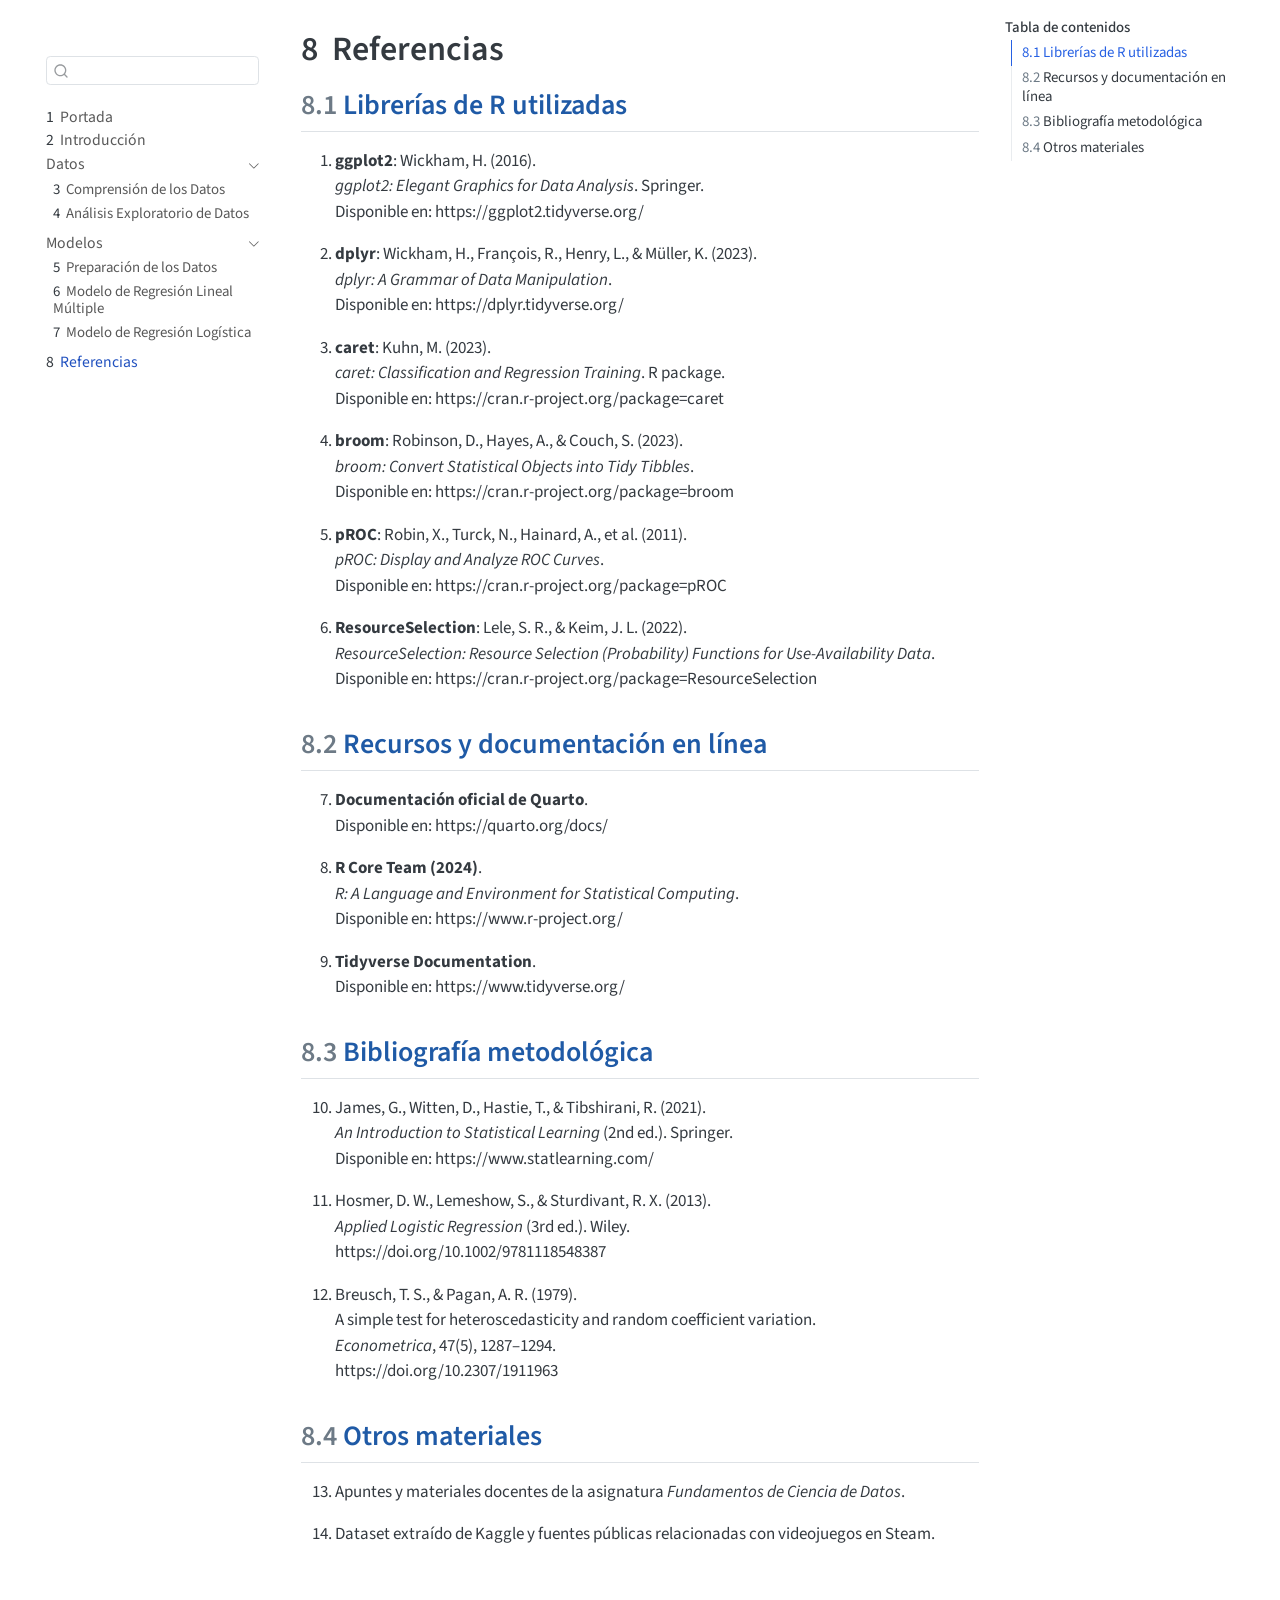
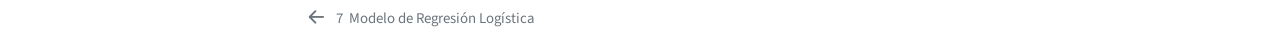
<file: _book/referencias.html>
<!DOCTYPE html>
<html xmlns="http://www.w3.org/1999/xhtml" lang="es" xml:lang="es"><head>

<meta charset="utf-8">
<meta name="generator" content="quarto-1.8.25">

<meta name="viewport" content="width=device-width, initial-scale=1.0, user-scalable=yes">


<title>8&nbsp; Referencias</title>
<style>
code{white-space: pre-wrap;}
span.smallcaps{font-variant: small-caps;}
div.columns{display: flex; gap: min(4vw, 1.5em);}
div.column{flex: auto; overflow-x: auto;}
div.hanging-indent{margin-left: 1.5em; text-indent: -1.5em;}
ul.task-list{list-style: none;}
ul.task-list li input[type="checkbox"] {
  width: 0.8em;
  margin: 0 0.8em 0.2em -1em; /* quarto-specific, see https://github.com/quarto-dev/quarto-cli/issues/4556 */ 
  vertical-align: middle;
}
</style>


<script src="site_libs/quarto-nav/quarto-nav.js"></script>
<script src="site_libs/quarto-nav/headroom.min.js"></script>
<script src="site_libs/clipboard/clipboard.min.js"></script>
<script src="site_libs/quarto-search/autocomplete.umd.js"></script>
<script src="site_libs/quarto-search/fuse.min.js"></script>
<script src="site_libs/quarto-search/quarto-search.js"></script>
<meta name="quarto:offset" content="./">
<link href="./07-regresion-logistica.html" rel="prev">
<script src="site_libs/quarto-html/quarto.js" type="module"></script>
<script src="site_libs/quarto-html/tabsets/tabsets.js" type="module"></script>
<script src="site_libs/quarto-html/axe/axe-check.js" type="module"></script>
<script src="site_libs/quarto-html/popper.min.js"></script>
<script src="site_libs/quarto-html/tippy.umd.min.js"></script>
<script src="site_libs/quarto-html/anchor.min.js"></script>
<link href="site_libs/quarto-html/tippy.css" rel="stylesheet">
<link href="site_libs/quarto-html/quarto-syntax-highlighting-7b89279ff1a6dce999919e0e67d4d9ec.css" rel="stylesheet" id="quarto-text-highlighting-styles">
<script src="site_libs/bootstrap/bootstrap.min.js"></script>
<link href="site_libs/bootstrap/bootstrap-icons.css" rel="stylesheet">
<link href="site_libs/bootstrap/bootstrap-70a47bd5681a7291082a5b9f83d58762.min.css" rel="stylesheet" append-hash="true" id="quarto-bootstrap" data-mode="light">
<script id="quarto-search-options" type="application/json">{
  "location": "sidebar",
  "copy-button": false,
  "collapse-after": 3,
  "panel-placement": "start",
  "type": "textbox",
  "limit": 50,
  "keyboard-shortcut": [
    "f",
    "/",
    "s"
  ],
  "show-item-context": false,
  "language": {
    "search-no-results-text": "No se han encontrado resultados",
    "search-matching-documents-text": "documentos encontrados",
    "search-copy-link-title": "Copiar el enlace en la búsqueda",
    "search-hide-matches-text": "Ocultar resultados adicionales",
    "search-more-match-text": "resultado adicional en este documento",
    "search-more-matches-text": "resultados adicionales en este documento",
    "search-clear-button-title": "Borrar",
    "search-text-placeholder": "",
    "search-detached-cancel-button-title": "Cancelar",
    "search-submit-button-title": "Enviar",
    "search-label": "Buscar"
  }
}</script>


<link rel="stylesheet" href="styles.css">
</head>

<body class="nav-sidebar floating quarto-light">

<div id="quarto-search-results"></div>
  <header id="quarto-header" class="headroom fixed-top">
  <nav class="quarto-secondary-nav">
    <div class="container-fluid d-flex">
      <button type="button" class="quarto-btn-toggle btn" data-bs-toggle="collapse" role="button" data-bs-target=".quarto-sidebar-collapse-item" aria-controls="quarto-sidebar" aria-expanded="false" aria-label="Alternar barra lateral" onclick="if (window.quartoToggleHeadroom) { window.quartoToggleHeadroom(); }">
        <i class="bi bi-layout-text-sidebar-reverse"></i>
      </button>
        <nav class="quarto-page-breadcrumbs" aria-label="breadcrumb"><ol class="breadcrumb"><li class="breadcrumb-item"><a href="./referencias.html"><span class="chapter-number">8</span>&nbsp; <span class="chapter-title">Referencias</span></a></li></ol></nav>
        <a class="flex-grow-1" role="navigation" data-bs-toggle="collapse" data-bs-target=".quarto-sidebar-collapse-item" aria-controls="quarto-sidebar" aria-expanded="false" aria-label="Alternar barra lateral" onclick="if (window.quartoToggleHeadroom) { window.quartoToggleHeadroom(); }">      
        </a>
      <button type="button" class="btn quarto-search-button" aria-label="Buscar" onclick="window.quartoOpenSearch();">
        <i class="bi bi-search"></i>
      </button>
    </div>
  </nav>
</header>
<!-- content -->
<div id="quarto-content" class="quarto-container page-columns page-rows-contents page-layout-article">
<!-- sidebar -->
  <nav id="quarto-sidebar" class="sidebar collapse collapse-horizontal quarto-sidebar-collapse-item sidebar-navigation floating overflow-auto">
    <div class="pt-lg-2 mt-2 text-left sidebar-header">
      <a href="./index.html" class="sidebar-logo-link">
      </a>
      </div>
        <div class="mt-2 flex-shrink-0 align-items-center">
        <div class="sidebar-search">
        <div id="quarto-search" class="" title="Buscar"></div>
        </div>
        </div>
    <div class="sidebar-menu-container"> 
    <ul class="list-unstyled mt-1">
        <li class="sidebar-item">
  <div class="sidebar-item-container"> 
  <a href="./index.html" class="sidebar-item-text sidebar-link">
 <span class="menu-text"><span class="chapter-number">1</span>&nbsp; <span class="chapter-title">Portada</span></span></a>
  </div>
</li>
        <li class="sidebar-item">
  <div class="sidebar-item-container"> 
  <a href="./02-introduccion.html" class="sidebar-item-text sidebar-link">
 <span class="menu-text"><span class="chapter-number">2</span>&nbsp; <span class="chapter-title">Introducción</span></span></a>
  </div>
</li>
        <li class="sidebar-item sidebar-item-section">
      <div class="sidebar-item-container"> 
            <a class="sidebar-item-text sidebar-link text-start" data-bs-toggle="collapse" data-bs-target="#quarto-sidebar-section-1" role="navigation" aria-expanded="true">
 <span class="menu-text">Datos</span></a>
          <a class="sidebar-item-toggle text-start" data-bs-toggle="collapse" data-bs-target="#quarto-sidebar-section-1" role="navigation" aria-expanded="true" aria-label="Alternar sección">
            <i class="bi bi-chevron-right ms-2"></i>
          </a> 
      </div>
      <ul id="quarto-sidebar-section-1" class="collapse list-unstyled sidebar-section depth1 show">  
          <li class="sidebar-item">
  <div class="sidebar-item-container"> 
  <a href="./03-comprension-datos.html" class="sidebar-item-text sidebar-link">
 <span class="menu-text"><span class="chapter-number">3</span>&nbsp; <span class="chapter-title">Comprensión de los Datos</span></span></a>
  </div>
</li>
          <li class="sidebar-item">
  <div class="sidebar-item-container"> 
  <a href="./04-eda.html" class="sidebar-item-text sidebar-link">
 <span class="menu-text"><span class="chapter-number">4</span>&nbsp; <span class="chapter-title">Análisis Exploratorio de Datos</span></span></a>
  </div>
</li>
      </ul>
  </li>
        <li class="sidebar-item sidebar-item-section">
      <div class="sidebar-item-container"> 
            <a class="sidebar-item-text sidebar-link text-start" data-bs-toggle="collapse" data-bs-target="#quarto-sidebar-section-2" role="navigation" aria-expanded="true">
 <span class="menu-text">Modelos</span></a>
          <a class="sidebar-item-toggle text-start" data-bs-toggle="collapse" data-bs-target="#quarto-sidebar-section-2" role="navigation" aria-expanded="true" aria-label="Alternar sección">
            <i class="bi bi-chevron-right ms-2"></i>
          </a> 
      </div>
      <ul id="quarto-sidebar-section-2" class="collapse list-unstyled sidebar-section depth1 show">  
          <li class="sidebar-item">
  <div class="sidebar-item-container"> 
  <a href="./05-preparacion.html" class="sidebar-item-text sidebar-link">
 <span class="menu-text"><span class="chapter-number">5</span>&nbsp; <span class="chapter-title">Preparación de los Datos</span></span></a>
  </div>
</li>
          <li class="sidebar-item">
  <div class="sidebar-item-container"> 
  <a href="./06-regresion-lineal.html" class="sidebar-item-text sidebar-link">
 <span class="menu-text"><span class="chapter-number">6</span>&nbsp; <span class="chapter-title">Modelo de Regresión Lineal Múltiple</span></span></a>
  </div>
</li>
          <li class="sidebar-item">
  <div class="sidebar-item-container"> 
  <a href="./07-regresion-logistica.html" class="sidebar-item-text sidebar-link">
 <span class="menu-text"><span class="chapter-number">7</span>&nbsp; <span class="chapter-title">Modelo de Regresión Logística</span></span></a>
  </div>
</li>
      </ul>
  </li>
        <li class="sidebar-item">
  <div class="sidebar-item-container"> 
  <a href="./referencias.html" class="sidebar-item-text sidebar-link active">
 <span class="menu-text"><span class="chapter-number">8</span>&nbsp; <span class="chapter-title">Referencias</span></span></a>
  </div>
</li>
    </ul>
    </div>
</nav>
<div id="quarto-sidebar-glass" class="quarto-sidebar-collapse-item" data-bs-toggle="collapse" data-bs-target=".quarto-sidebar-collapse-item"></div>
<!-- margin-sidebar -->
    <div id="quarto-margin-sidebar" class="sidebar margin-sidebar">
        <nav id="TOC" role="doc-toc" class="toc-active">
    <h2 id="toc-title">Tabla de contenidos</h2>
   
  <ul>
  <li><a href="#librerías-de-r-utilizadas" id="toc-librerías-de-r-utilizadas" class="nav-link active" data-scroll-target="#librerías-de-r-utilizadas"><span class="header-section-number">8.1</span> Librerías de R utilizadas</a></li>
  <li><a href="#recursos-y-documentación-en-línea" id="toc-recursos-y-documentación-en-línea" class="nav-link" data-scroll-target="#recursos-y-documentación-en-línea"><span class="header-section-number">8.2</span> Recursos y documentación en línea</a></li>
  <li><a href="#bibliografía-metodológica" id="toc-bibliografía-metodológica" class="nav-link" data-scroll-target="#bibliografía-metodológica"><span class="header-section-number">8.3</span> Bibliografía metodológica</a></li>
  <li><a href="#otros-materiales" id="toc-otros-materiales" class="nav-link" data-scroll-target="#otros-materiales"><span class="header-section-number">8.4</span> Otros materiales</a></li>
  </ul>
</nav>
    </div>
<!-- main -->
<main class="content" id="quarto-document-content">

<header id="title-block-header" class="quarto-title-block default">
<div class="quarto-title">
<h1 class="title"><span class="chapter-number">8</span>&nbsp; <span class="chapter-title">Referencias</span></h1>
</div>



<div class="quarto-title-meta">

    
  
    
  </div>
  


</header>


<section id="librerías-de-r-utilizadas" class="level2" data-number="8.1">
<h2 data-number="8.1" class="anchored" data-anchor-id="librerías-de-r-utilizadas"><span class="header-section-number">8.1</span> Librerías de R utilizadas</h2>
<ol type="1">
<li><p><strong>ggplot2</strong>: Wickham, H. (2016).<br>
<em>ggplot2: Elegant Graphics for Data Analysis</em>. Springer.<br>
Disponible en: https://ggplot2.tidyverse.org/</p></li>
<li><p><strong>dplyr</strong>: Wickham, H., François, R., Henry, L., &amp; Müller, K. (2023).<br>
<em>dplyr: A Grammar of Data Manipulation</em>.<br>
Disponible en: https://dplyr.tidyverse.org/</p></li>
<li><p><strong>caret</strong>: Kuhn, M. (2023).<br>
<em>caret: Classification and Regression Training</em>. R package.<br>
Disponible en: https://cran.r-project.org/package=caret</p></li>
<li><p><strong>broom</strong>: Robinson, D., Hayes, A., &amp; Couch, S. (2023).<br>
<em>broom: Convert Statistical Objects into Tidy Tibbles</em>.<br>
Disponible en: https://cran.r-project.org/package=broom</p></li>
<li><p><strong>pROC</strong>: Robin, X., Turck, N., Hainard, A., et al.&nbsp;(2011).<br>
<em>pROC: Display and Analyze ROC Curves</em>.<br>
Disponible en: https://cran.r-project.org/package=pROC</p></li>
<li><p><strong>ResourceSelection</strong>: Lele, S. R., &amp; Keim, J. L. (2022).<br>
<em>ResourceSelection: Resource Selection (Probability) Functions for Use-Availability Data</em>.<br>
Disponible en: https://cran.r-project.org/package=ResourceSelection</p></li>
</ol>
</section>
<section id="recursos-y-documentación-en-línea" class="level2" data-number="8.2">
<h2 data-number="8.2" class="anchored" data-anchor-id="recursos-y-documentación-en-línea"><span class="header-section-number">8.2</span> Recursos y documentación en línea</h2>
<ol start="7" type="1">
<li><p><strong>Documentación oficial de Quarto</strong>.<br>
Disponible en: https://quarto.org/docs/</p></li>
<li><p><strong>R Core Team (2024)</strong>.<br>
<em>R: A Language and Environment for Statistical Computing</em>.<br>
Disponible en: https://www.r-project.org/</p></li>
<li><p><strong>Tidyverse Documentation</strong>.<br>
Disponible en: https://www.tidyverse.org/</p></li>
</ol>
</section>
<section id="bibliografía-metodológica" class="level2" data-number="8.3">
<h2 data-number="8.3" class="anchored" data-anchor-id="bibliografía-metodológica"><span class="header-section-number">8.3</span> Bibliografía metodológica</h2>
<ol start="10" type="1">
<li><p>James, G., Witten, D., Hastie, T., &amp; Tibshirani, R. (2021).<br>
<em>An Introduction to Statistical Learning</em> (2nd ed.). Springer.<br>
Disponible en: https://www.statlearning.com/</p></li>
<li><p>Hosmer, D. W., Lemeshow, S., &amp; Sturdivant, R. X. (2013).<br>
<em>Applied Logistic Regression</em> (3rd ed.). Wiley.<br>
https://doi.org/10.1002/9781118548387</p></li>
<li><p>Breusch, T. S., &amp; Pagan, A. R. (1979).<br>
A simple test for heteroscedasticity and random coefficient variation.<br>
<em>Econometrica</em>, 47(5), 1287–1294.<br>
https://doi.org/10.2307/1911963</p></li>
</ol>
</section>
<section id="otros-materiales" class="level2" data-number="8.4">
<h2 data-number="8.4" class="anchored" data-anchor-id="otros-materiales"><span class="header-section-number">8.4</span> Otros materiales</h2>
<ol start="13" type="1">
<li><p>Apuntes y materiales docentes de la asignatura <em>Fundamentos de Ciencia de Datos</em>.</p></li>
<li><p>Dataset extraído de Kaggle y fuentes públicas relacionadas con videojuegos en Steam.</p></li>
</ol>


</section>

</main> <!-- /main -->
<script id="quarto-html-after-body" type="application/javascript">
  window.document.addEventListener("DOMContentLoaded", function (event) {
    const icon = "";
    const anchorJS = new window.AnchorJS();
    anchorJS.options = {
      placement: 'right',
      icon: icon
    };
    anchorJS.add('.anchored');
    const isCodeAnnotation = (el) => {
      for (const clz of el.classList) {
        if (clz.startsWith('code-annotation-')) {                     
          return true;
        }
      }
      return false;
    }
    const onCopySuccess = function(e) {
      // button target
      const button = e.trigger;
      // don't keep focus
      button.blur();
      // flash "checked"
      button.classList.add('code-copy-button-checked');
      var currentTitle = button.getAttribute("title");
      button.setAttribute("title", "Copiado");
      let tooltip;
      if (window.bootstrap) {
        button.setAttribute("data-bs-toggle", "tooltip");
        button.setAttribute("data-bs-placement", "left");
        button.setAttribute("data-bs-title", "Copiado");
        tooltip = new bootstrap.Tooltip(button, 
          { trigger: "manual", 
            customClass: "code-copy-button-tooltip",
            offset: [0, -8]});
        tooltip.show();    
      }
      setTimeout(function() {
        if (tooltip) {
          tooltip.hide();
          button.removeAttribute("data-bs-title");
          button.removeAttribute("data-bs-toggle");
          button.removeAttribute("data-bs-placement");
        }
        button.setAttribute("title", currentTitle);
        button.classList.remove('code-copy-button-checked');
      }, 1000);
      // clear code selection
      e.clearSelection();
    }
    const getTextToCopy = function(trigger) {
      const outerScaffold = trigger.parentElement.cloneNode(true);
      const codeEl = outerScaffold.querySelector('code');
      for (const childEl of codeEl.children) {
        if (isCodeAnnotation(childEl)) {
          childEl.remove();
        }
      }
      return codeEl.innerText;
    }
    const clipboard = new window.ClipboardJS('.code-copy-button:not([data-in-quarto-modal])', {
      text: getTextToCopy
    });
    clipboard.on('success', onCopySuccess);
    if (window.document.getElementById('quarto-embedded-source-code-modal')) {
      const clipboardModal = new window.ClipboardJS('.code-copy-button[data-in-quarto-modal]', {
        text: getTextToCopy,
        container: window.document.getElementById('quarto-embedded-source-code-modal')
      });
      clipboardModal.on('success', onCopySuccess);
    }
      var localhostRegex = new RegExp(/^(?:http|https):\/\/localhost\:?[0-9]*\//);
      var mailtoRegex = new RegExp(/^mailto:/);
        var filterRegex = new RegExp('/' + window.location.host + '/');
      var isInternal = (href) => {
          return filterRegex.test(href) || localhostRegex.test(href) || mailtoRegex.test(href);
      }
      // Inspect non-navigation links and adorn them if external
     var links = window.document.querySelectorAll('a[href]:not(.nav-link):not(.navbar-brand):not(.toc-action):not(.sidebar-link):not(.sidebar-item-toggle):not(.pagination-link):not(.no-external):not([aria-hidden]):not(.dropdown-item):not(.quarto-navigation-tool):not(.about-link)');
      for (var i=0; i<links.length; i++) {
        const link = links[i];
        if (!isInternal(link.href)) {
          // undo the damage that might have been done by quarto-nav.js in the case of
          // links that we want to consider external
          if (link.dataset.originalHref !== undefined) {
            link.href = link.dataset.originalHref;
          }
        }
      }
    function tippyHover(el, contentFn, onTriggerFn, onUntriggerFn) {
      const config = {
        allowHTML: true,
        maxWidth: 500,
        delay: 100,
        arrow: false,
        appendTo: function(el) {
            return el.parentElement;
        },
        interactive: true,
        interactiveBorder: 10,
        theme: 'quarto',
        placement: 'bottom-start',
      };
      if (contentFn) {
        config.content = contentFn;
      }
      if (onTriggerFn) {
        config.onTrigger = onTriggerFn;
      }
      if (onUntriggerFn) {
        config.onUntrigger = onUntriggerFn;
      }
      window.tippy(el, config); 
    }
    const noterefs = window.document.querySelectorAll('a[role="doc-noteref"]');
    for (var i=0; i<noterefs.length; i++) {
      const ref = noterefs[i];
      tippyHover(ref, function() {
        // use id or data attribute instead here
        let href = ref.getAttribute('data-footnote-href') || ref.getAttribute('href');
        try { href = new URL(href).hash; } catch {}
        const id = href.replace(/^#\/?/, "");
        const note = window.document.getElementById(id);
        if (note) {
          return note.innerHTML;
        } else {
          return "";
        }
      });
    }
    const xrefs = window.document.querySelectorAll('a.quarto-xref');
    const processXRef = (id, note) => {
      // Strip column container classes
      const stripColumnClz = (el) => {
        el.classList.remove("page-full", "page-columns");
        if (el.children) {
          for (const child of el.children) {
            stripColumnClz(child);
          }
        }
      }
      stripColumnClz(note)
      if (id === null || id.startsWith('sec-')) {
        // Special case sections, only their first couple elements
        const container = document.createElement("div");
        if (note.children && note.children.length > 2) {
          container.appendChild(note.children[0].cloneNode(true));
          for (let i = 1; i < note.children.length; i++) {
            const child = note.children[i];
            if (child.tagName === "P" && child.innerText === "") {
              continue;
            } else {
              container.appendChild(child.cloneNode(true));
              break;
            }
          }
          if (window.Quarto?.typesetMath) {
            window.Quarto.typesetMath(container);
          }
          return container.innerHTML
        } else {
          if (window.Quarto?.typesetMath) {
            window.Quarto.typesetMath(note);
          }
          return note.innerHTML;
        }
      } else {
        // Remove any anchor links if they are present
        const anchorLink = note.querySelector('a.anchorjs-link');
        if (anchorLink) {
          anchorLink.remove();
        }
        if (window.Quarto?.typesetMath) {
          window.Quarto.typesetMath(note);
        }
        if (note.classList.contains("callout")) {
          return note.outerHTML;
        } else {
          return note.innerHTML;
        }
      }
    }
    for (var i=0; i<xrefs.length; i++) {
      const xref = xrefs[i];
      tippyHover(xref, undefined, function(instance) {
        instance.disable();
        let url = xref.getAttribute('href');
        let hash = undefined; 
        if (url.startsWith('#')) {
          hash = url;
        } else {
          try { hash = new URL(url).hash; } catch {}
        }
        if (hash) {
          const id = hash.replace(/^#\/?/, "");
          const note = window.document.getElementById(id);
          if (note !== null) {
            try {
              const html = processXRef(id, note.cloneNode(true));
              instance.setContent(html);
            } finally {
              instance.enable();
              instance.show();
            }
          } else {
            // See if we can fetch this
            fetch(url.split('#')[0])
            .then(res => res.text())
            .then(html => {
              const parser = new DOMParser();
              const htmlDoc = parser.parseFromString(html, "text/html");
              const note = htmlDoc.getElementById(id);
              if (note !== null) {
                const html = processXRef(id, note);
                instance.setContent(html);
              } 
            }).finally(() => {
              instance.enable();
              instance.show();
            });
          }
        } else {
          // See if we can fetch a full url (with no hash to target)
          // This is a special case and we should probably do some content thinning / targeting
          fetch(url)
          .then(res => res.text())
          .then(html => {
            const parser = new DOMParser();
            const htmlDoc = parser.parseFromString(html, "text/html");
            const note = htmlDoc.querySelector('main.content');
            if (note !== null) {
              // This should only happen for chapter cross references
              // (since there is no id in the URL)
              // remove the first header
              if (note.children.length > 0 && note.children[0].tagName === "HEADER") {
                note.children[0].remove();
              }
              const html = processXRef(null, note);
              instance.setContent(html);
            } 
          }).finally(() => {
            instance.enable();
            instance.show();
          });
        }
      }, function(instance) {
      });
    }
        let selectedAnnoteEl;
        const selectorForAnnotation = ( cell, annotation) => {
          let cellAttr = 'data-code-cell="' + cell + '"';
          let lineAttr = 'data-code-annotation="' +  annotation + '"';
          const selector = 'span[' + cellAttr + '][' + lineAttr + ']';
          return selector;
        }
        const selectCodeLines = (annoteEl) => {
          const doc = window.document;
          const targetCell = annoteEl.getAttribute("data-target-cell");
          const targetAnnotation = annoteEl.getAttribute("data-target-annotation");
          const annoteSpan = window.document.querySelector(selectorForAnnotation(targetCell, targetAnnotation));
          const lines = annoteSpan.getAttribute("data-code-lines").split(",");
          const lineIds = lines.map((line) => {
            return targetCell + "-" + line;
          })
          let top = null;
          let height = null;
          let parent = null;
          if (lineIds.length > 0) {
              //compute the position of the single el (top and bottom and make a div)
              const el = window.document.getElementById(lineIds[0]);
              top = el.offsetTop;
              height = el.offsetHeight;
              parent = el.parentElement.parentElement;
            if (lineIds.length > 1) {
              const lastEl = window.document.getElementById(lineIds[lineIds.length - 1]);
              const bottom = lastEl.offsetTop + lastEl.offsetHeight;
              height = bottom - top;
            }
            if (top !== null && height !== null && parent !== null) {
              // cook up a div (if necessary) and position it 
              let div = window.document.getElementById("code-annotation-line-highlight");
              if (div === null) {
                div = window.document.createElement("div");
                div.setAttribute("id", "code-annotation-line-highlight");
                div.style.position = 'absolute';
                parent.appendChild(div);
              }
              div.style.top = top - 2 + "px";
              div.style.height = height + 4 + "px";
              div.style.left = 0;
              let gutterDiv = window.document.getElementById("code-annotation-line-highlight-gutter");
              if (gutterDiv === null) {
                gutterDiv = window.document.createElement("div");
                gutterDiv.setAttribute("id", "code-annotation-line-highlight-gutter");
                gutterDiv.style.position = 'absolute';
                const codeCell = window.document.getElementById(targetCell);
                const gutter = codeCell.querySelector('.code-annotation-gutter');
                gutter.appendChild(gutterDiv);
              }
              gutterDiv.style.top = top - 2 + "px";
              gutterDiv.style.height = height + 4 + "px";
            }
            selectedAnnoteEl = annoteEl;
          }
        };
        const unselectCodeLines = () => {
          const elementsIds = ["code-annotation-line-highlight", "code-annotation-line-highlight-gutter"];
          elementsIds.forEach((elId) => {
            const div = window.document.getElementById(elId);
            if (div) {
              div.remove();
            }
          });
          selectedAnnoteEl = undefined;
        };
          // Handle positioning of the toggle
      window.addEventListener(
        "resize",
        throttle(() => {
          elRect = undefined;
          if (selectedAnnoteEl) {
            selectCodeLines(selectedAnnoteEl);
          }
        }, 10)
      );
      function throttle(fn, ms) {
      let throttle = false;
      let timer;
        return (...args) => {
          if(!throttle) { // first call gets through
              fn.apply(this, args);
              throttle = true;
          } else { // all the others get throttled
              if(timer) clearTimeout(timer); // cancel #2
              timer = setTimeout(() => {
                fn.apply(this, args);
                timer = throttle = false;
              }, ms);
          }
        };
      }
        // Attach click handler to the DT
        const annoteDls = window.document.querySelectorAll('dt[data-target-cell]');
        for (const annoteDlNode of annoteDls) {
          annoteDlNode.addEventListener('click', (event) => {
            const clickedEl = event.target;
            if (clickedEl !== selectedAnnoteEl) {
              unselectCodeLines();
              const activeEl = window.document.querySelector('dt[data-target-cell].code-annotation-active');
              if (activeEl) {
                activeEl.classList.remove('code-annotation-active');
              }
              selectCodeLines(clickedEl);
              clickedEl.classList.add('code-annotation-active');
            } else {
              // Unselect the line
              unselectCodeLines();
              clickedEl.classList.remove('code-annotation-active');
            }
          });
        }
    const findCites = (el) => {
      const parentEl = el.parentElement;
      if (parentEl) {
        const cites = parentEl.dataset.cites;
        if (cites) {
          return {
            el,
            cites: cites.split(' ')
          };
        } else {
          return findCites(el.parentElement)
        }
      } else {
        return undefined;
      }
    };
    var bibliorefs = window.document.querySelectorAll('a[role="doc-biblioref"]');
    for (var i=0; i<bibliorefs.length; i++) {
      const ref = bibliorefs[i];
      const citeInfo = findCites(ref);
      if (citeInfo) {
        tippyHover(citeInfo.el, function() {
          var popup = window.document.createElement('div');
          citeInfo.cites.forEach(function(cite) {
            var citeDiv = window.document.createElement('div');
            citeDiv.classList.add('hanging-indent');
            citeDiv.classList.add('csl-entry');
            var biblioDiv = window.document.getElementById('ref-' + cite);
            if (biblioDiv) {
              citeDiv.innerHTML = biblioDiv.innerHTML;
            }
            popup.appendChild(citeDiv);
          });
          return popup.innerHTML;
        });
      }
    }
  });
  </script>
<nav class="page-navigation">
  <div class="nav-page nav-page-previous">
      <a href="./07-regresion-logistica.html" class="pagination-link" aria-label="Modelo de Regresión Logística">
        <i class="bi bi-arrow-left-short"></i> <span class="nav-page-text"><span class="chapter-number">7</span>&nbsp; <span class="chapter-title">Modelo de Regresión Logística</span></span>
      </a>          
  </div>
  <div class="nav-page nav-page-next">
  </div>
</nav>
</div> <!-- /content -->




</body></html>
</file>
<file: _book/site_libs/quarto-html/tippy.css>
.tippy-box[data-animation=fade][data-state=hidden]{opacity:0}[data-tippy-root]{max-width:calc(100vw - 10px)}.tippy-box{position:relative;background-color:#333;color:#fff;border-radius:4px;font-size:14px;line-height:1.4;white-space:normal;outline:0;transition-property:transform,visibility,opacity}.tippy-box[data-placement^=top]>.tippy-arrow{bottom:0}.tippy-box[data-placement^=top]>.tippy-arrow:before{bottom:-7px;left:0;border-width:8px 8px 0;border-top-color:initial;transform-origin:center top}.tippy-box[data-placement^=bottom]>.tippy-arrow{top:0}.tippy-box[data-placement^=bottom]>.tippy-arrow:before{top:-7px;left:0;border-width:0 8px 8px;border-bottom-color:initial;transform-origin:center bottom}.tippy-box[data-placement^=left]>.tippy-arrow{right:0}.tippy-box[data-placement^=left]>.tippy-arrow:before{border-width:8px 0 8px 8px;border-left-color:initial;right:-7px;transform-origin:center left}.tippy-box[data-placement^=right]>.tippy-arrow{left:0}.tippy-box[data-placement^=right]>.tippy-arrow:before{left:-7px;border-width:8px 8px 8px 0;border-right-color:initial;transform-origin:center right}.tippy-box[data-inertia][data-state=visible]{transition-timing-function:cubic-bezier(.54,1.5,.38,1.11)}.tippy-arrow{width:16px;height:16px;color:#333}.tippy-arrow:before{content:"";position:absolute;border-color:transparent;border-style:solid}.tippy-content{position:relative;padding:5px 9px;z-index:1}
</file>
<file: _book/site_libs/quarto-html/quarto-syntax-highlighting-7b89279ff1a6dce999919e0e67d4d9ec.css>
/* quarto syntax highlight colors */
:root {
  --quarto-hl-ot-color: #003B4F;
  --quarto-hl-at-color: #657422;
  --quarto-hl-ss-color: #20794D;
  --quarto-hl-an-color: #5E5E5E;
  --quarto-hl-fu-color: #4758AB;
  --quarto-hl-st-color: #20794D;
  --quarto-hl-cf-color: #003B4F;
  --quarto-hl-op-color: #5E5E5E;
  --quarto-hl-er-color: #AD0000;
  --quarto-hl-bn-color: #AD0000;
  --quarto-hl-al-color: #AD0000;
  --quarto-hl-va-color: #111111;
  --quarto-hl-bu-color: inherit;
  --quarto-hl-ex-color: inherit;
  --quarto-hl-pp-color: #AD0000;
  --quarto-hl-in-color: #5E5E5E;
  --quarto-hl-vs-color: #20794D;
  --quarto-hl-wa-color: #5E5E5E;
  --quarto-hl-do-color: #5E5E5E;
  --quarto-hl-im-color: #00769E;
  --quarto-hl-ch-color: #20794D;
  --quarto-hl-dt-color: #AD0000;
  --quarto-hl-fl-color: #AD0000;
  --quarto-hl-co-color: #5E5E5E;
  --quarto-hl-cv-color: #5E5E5E;
  --quarto-hl-cn-color: #8f5902;
  --quarto-hl-sc-color: #5E5E5E;
  --quarto-hl-dv-color: #AD0000;
  --quarto-hl-kw-color: #003B4F;
}

/* other quarto variables */
:root {
  --quarto-font-monospace: SFMono-Regular, Menlo, Monaco, Consolas, "Liberation Mono", "Courier New", monospace;
}

/* syntax highlight based on Pandoc's rules */
pre > code.sourceCode > span {
  color: #003B4F;
}

code.sourceCode > span {
  color: #003B4F;
}

div.sourceCode,
div.sourceCode pre.sourceCode {
  color: #003B4F;
}

/* Normal */
code span {
  color: #003B4F;
}

/* Alert */
code span.al {
  color: #AD0000;
  font-style: inherit;
}

/* Annotation */
code span.an {
  color: #5E5E5E;
  font-style: inherit;
}

/* Attribute */
code span.at {
  color: #657422;
  font-style: inherit;
}

/* BaseN */
code span.bn {
  color: #AD0000;
  font-style: inherit;
}

/* BuiltIn */
code span.bu {
  font-style: inherit;
}

/* ControlFlow */
code span.cf {
  color: #003B4F;
  font-weight: bold;
  font-style: inherit;
}

/* Char */
code span.ch {
  color: #20794D;
  font-style: inherit;
}

/* Constant */
code span.cn {
  color: #8f5902;
  font-style: inherit;
}

/* Comment */
code span.co {
  color: #5E5E5E;
  font-style: inherit;
}

/* CommentVar */
code span.cv {
  color: #5E5E5E;
  font-style: italic;
}

/* Documentation */
code span.do {
  color: #5E5E5E;
  font-style: italic;
}

/* DataType */
code span.dt {
  color: #AD0000;
  font-style: inherit;
}

/* DecVal */
code span.dv {
  color: #AD0000;
  font-style: inherit;
}

/* Error */
code span.er {
  color: #AD0000;
  font-style: inherit;
}

/* Extension */
code span.ex {
  font-style: inherit;
}

/* Float */
code span.fl {
  color: #AD0000;
  font-style: inherit;
}

/* Function */
code span.fu {
  color: #4758AB;
  font-style: inherit;
}

/* Import */
code span.im {
  color: #00769E;
  font-style: inherit;
}

/* Information */
code span.in {
  color: #5E5E5E;
  font-style: inherit;
}

/* Keyword */
code span.kw {
  color: #003B4F;
  font-weight: bold;
  font-style: inherit;
}

/* Operator */
code span.op {
  color: #5E5E5E;
  font-style: inherit;
}

/* Other */
code span.ot {
  color: #003B4F;
  font-style: inherit;
}

/* Preprocessor */
code span.pp {
  color: #AD0000;
  font-style: inherit;
}

/* SpecialChar */
code span.sc {
  color: #5E5E5E;
  font-style: inherit;
}

/* SpecialString */
code span.ss {
  color: #20794D;
  font-style: inherit;
}

/* String */
code span.st {
  color: #20794D;
  font-style: inherit;
}

/* Variable */
code span.va {
  color: #111111;
  font-style: inherit;
}

/* VerbatimString */
code span.vs {
  color: #20794D;
  font-style: inherit;
}

/* Warning */
code span.wa {
  color: #5E5E5E;
  font-style: italic;
}

.prevent-inlining {
  content: "</";
}

/*# sourceMappingURL=3944bc705cfaf4c80e56f77c5205168a.css.map */
</file>
<file: _book/styles.css>
.content h2 { color: #1f5aa6; }  /* más oscuro */
.content h3 { color: #2c79c4; }  /* intermedio */
.content h4 { color: #5aa7e6; }  /* más claro */


.content h2 a, .content h3 a, .content h4 a {
    color: inherit;
    text-decoration: none;
}
.content h2 a:hover, .content h3 a:hover, .content h4 a:hover {
    text-decoration: underline;
}

.cover-wrap {
    margin-top: 1.5rem;
}

.cover-logo {
    max-height: 90px;
    width: auto;
    display: block;
    margin-bottom: 1rem;
}

.cover-title-card {
    background: #f3f5f7;
    border-radius: 16px;
    padding: 3.5rem 2rem;
    text-align: center;
    margin: 1.2rem 0 2rem 0;
    box-shadow: 0 2px 10px rgba(0,0,0,.06);
}

.cover-title-card h1 {
    margin: 0;
    font-weight: 700;
    font-size: 3rem;
    line-height: 1.15;
    color: #1f5aa6; /* azul “académico” */
}

.cover-bottom {
    display: grid;
    grid-template-columns: 1.1fr 1fr;
    gap: 1.6rem;
    align-items: start;
}

.cover-img {
    width: 100%;
    border-radius: 14px;
    box-shadow: 0 2px 10px rgba(0,0,0,.08);
}

.cover-meta {
    font-size: 1.05rem;
}

.cover-meta .label {
    font-weight: 700;
}

.cover-meta p {
    margin: 0.3rem 0;
}

@media (max-width: 900px) {
    .cover-bottom {
    grid-template-columns: 1fr;
    }
    .cover-title-card h1 {
        font-size: 2.2rem;
    }
}
</file>
<file: _book/site_libs/lightable-0.0.1/lightable.css>
/*!
 * lightable v0.0.1
 * Copyright 2020 Hao Zhu
 * Licensed under MIT (https://github.com/haozhu233/kableExtra/blob/master/LICENSE)
 */

.lightable-minimal {
  border-collapse: separate;
  border-spacing: 16px 1px;
  width: 100%;
  margin-bottom: 10px;
}

.lightable-minimal td {
  margin-left: 5px;
  margin-right: 5px;
}

.lightable-minimal th {
  margin-left: 5px;
  margin-right: 5px;
}

.lightable-minimal thead tr:last-child th {
  border-bottom: 2px solid #00000050;
  empty-cells: hide;

}

.lightable-minimal tbody tr:first-child td {
  padding-top: 0.5em;
}

.lightable-minimal.lightable-hover tbody tr:hover {
  background-color: #f5f5f5;
}

.lightable-minimal.lightable-striped tbody tr:nth-child(even) {
  background-color: #f5f5f5;
}

.lightable-classic {
  border-top: 0.16em solid #111111;
  border-bottom: 0.16em solid #111111;
  width: 100%;
  margin-bottom: 10px;
  margin: 10px 5px;
}

.lightable-classic tfoot tr td {
  border: 0;
}

.lightable-classic tfoot tr:first-child td {
  border-top: 0.14em solid #111111;
}

.lightable-classic caption {
  color: #222222;
}

.lightable-classic td {
  padding-left: 5px;
  padding-right: 5px;
  color: #222222;
}

.lightable-classic th {
  padding-left: 5px;
  padding-right: 5px;
  font-weight: normal;
  color: #222222;
}

.lightable-classic thead tr:last-child th {
  border-bottom: 0.10em solid #111111;
}

.lightable-classic.lightable-hover tbody tr:hover {
  background-color: #F9EEC1;
}

.lightable-classic.lightable-striped tbody tr:nth-child(even) {
  background-color: #f5f5f5;
}

.lightable-classic-2 {
  border-top: 3px double #111111;
  border-bottom: 3px double #111111;
  width: 100%;
  margin-bottom: 10px;
}

.lightable-classic-2 tfoot tr td {
  border: 0;
}

.lightable-classic-2 tfoot tr:first-child td {
  border-top: 3px double #111111;
}

.lightable-classic-2 caption {
  color: #222222;
}

.lightable-classic-2 td {
  padding-left: 5px;
  padding-right: 5px;
  color: #222222;
}

.lightable-classic-2 th {
  padding-left: 5px;
  padding-right: 5px;
  font-weight: normal;
  color: #222222;
}

.lightable-classic-2 tbody tr:last-child td {
  border-bottom: 3px double #111111;
}

.lightable-classic-2 thead tr:last-child th {
  border-bottom: 1px solid #111111;
}

.lightable-classic-2.lightable-hover tbody tr:hover {
  background-color: #F9EEC1;
}

.lightable-classic-2.lightable-striped tbody tr:nth-child(even) {
  background-color: #f5f5f5;
}

.lightable-material {
  min-width: 100%;
  white-space: nowrap;
  table-layout: fixed;
  font-family: Roboto, sans-serif;
  border: 1px solid #EEE;
  border-collapse: collapse;
  margin-bottom: 10px;
}

.lightable-material tfoot tr td {
  border: 0;
}

.lightable-material tfoot tr:first-child td {
  border-top: 1px solid #EEE;
}

.lightable-material th {
  height: 56px;
  padding-left: 16px;
  padding-right: 16px;
}

.lightable-material td {
  height: 52px;
  padding-left: 16px;
  padding-right: 16px;
  border-top: 1px solid #eeeeee;
}

.lightable-material.lightable-hover tbody tr:hover {
  background-color: #f5f5f5;
}

.lightable-material.lightable-striped tbody tr:nth-child(even) {
  background-color: #f5f5f5;
}

.lightable-material.lightable-striped tbody td {
  border: 0;
}

.lightable-material.lightable-striped thead tr:last-child th {
  border-bottom: 1px solid #ddd;
}

.lightable-material-dark {
  min-width: 100%;
  white-space: nowrap;
  table-layout: fixed;
  font-family: Roboto, sans-serif;
  border: 1px solid #FFFFFF12;
  border-collapse: collapse;
  margin-bottom: 10px;
  background-color: #363640;
}

.lightable-material-dark tfoot tr td {
  border: 0;
}

.lightable-material-dark tfoot tr:first-child td {
  border-top: 1px solid #FFFFFF12;
}

.lightable-material-dark th {
  height: 56px;
  padding-left: 16px;
  padding-right: 16px;
  color: #FFFFFF60;
}

.lightable-material-dark td {
  height: 52px;
  padding-left: 16px;
  padding-right: 16px;
  color: #FFFFFF;
  border-top: 1px solid #FFFFFF12;
}

.lightable-material-dark.lightable-hover tbody tr:hover {
  background-color: #FFFFFF12;
}

.lightable-material-dark.lightable-striped tbody tr:nth-child(even) {
  background-color: #FFFFFF12;
}

.lightable-material-dark.lightable-striped tbody td {
  border: 0;
}

.lightable-material-dark.lightable-striped thead tr:last-child th {
  border-bottom: 1px solid #FFFFFF12;
}

.lightable-paper {
  width: 100%;
  margin-bottom: 10px;
  color: #444;
}

.lightable-paper tfoot tr td {
  border: 0;
}

.lightable-paper tfoot tr:first-child td {
  border-top: 1px solid #00000020;
}

.lightable-paper thead tr:last-child th {
  color: #666;
  vertical-align: bottom;
  border-bottom: 1px solid #00000020;
  line-height: 1.15em;
  padding: 10px 5px;
}

.lightable-paper td {
  vertical-align: middle;
  border-bottom: 1px solid #00000010;
  line-height: 1.15em;
  padding: 7px 5px;
}

.lightable-paper.lightable-hover tbody tr:hover {
  background-color: #F9EEC1;
}

.lightable-paper.lightable-striped tbody tr:nth-child(even) {
  background-color: #00000008;
}

.lightable-paper.lightable-striped tbody td {
  border: 0;
}
</file>
